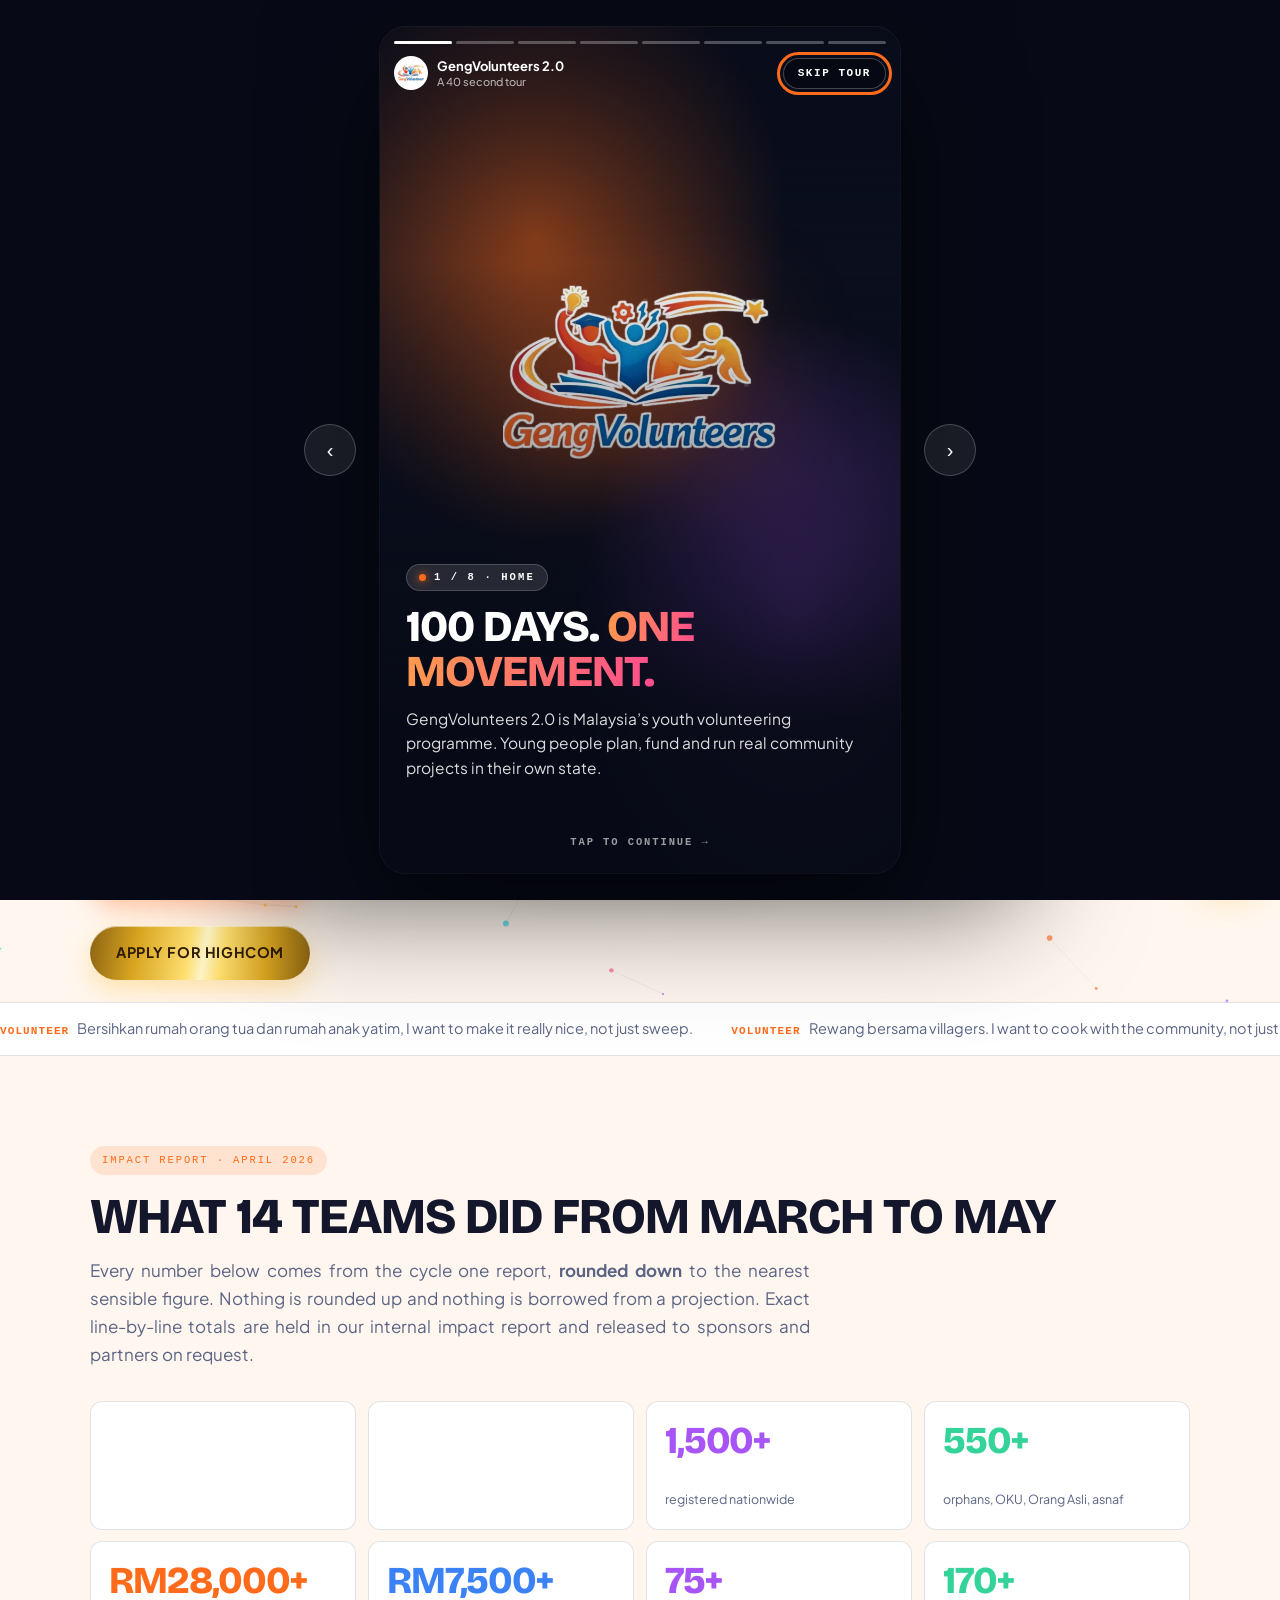
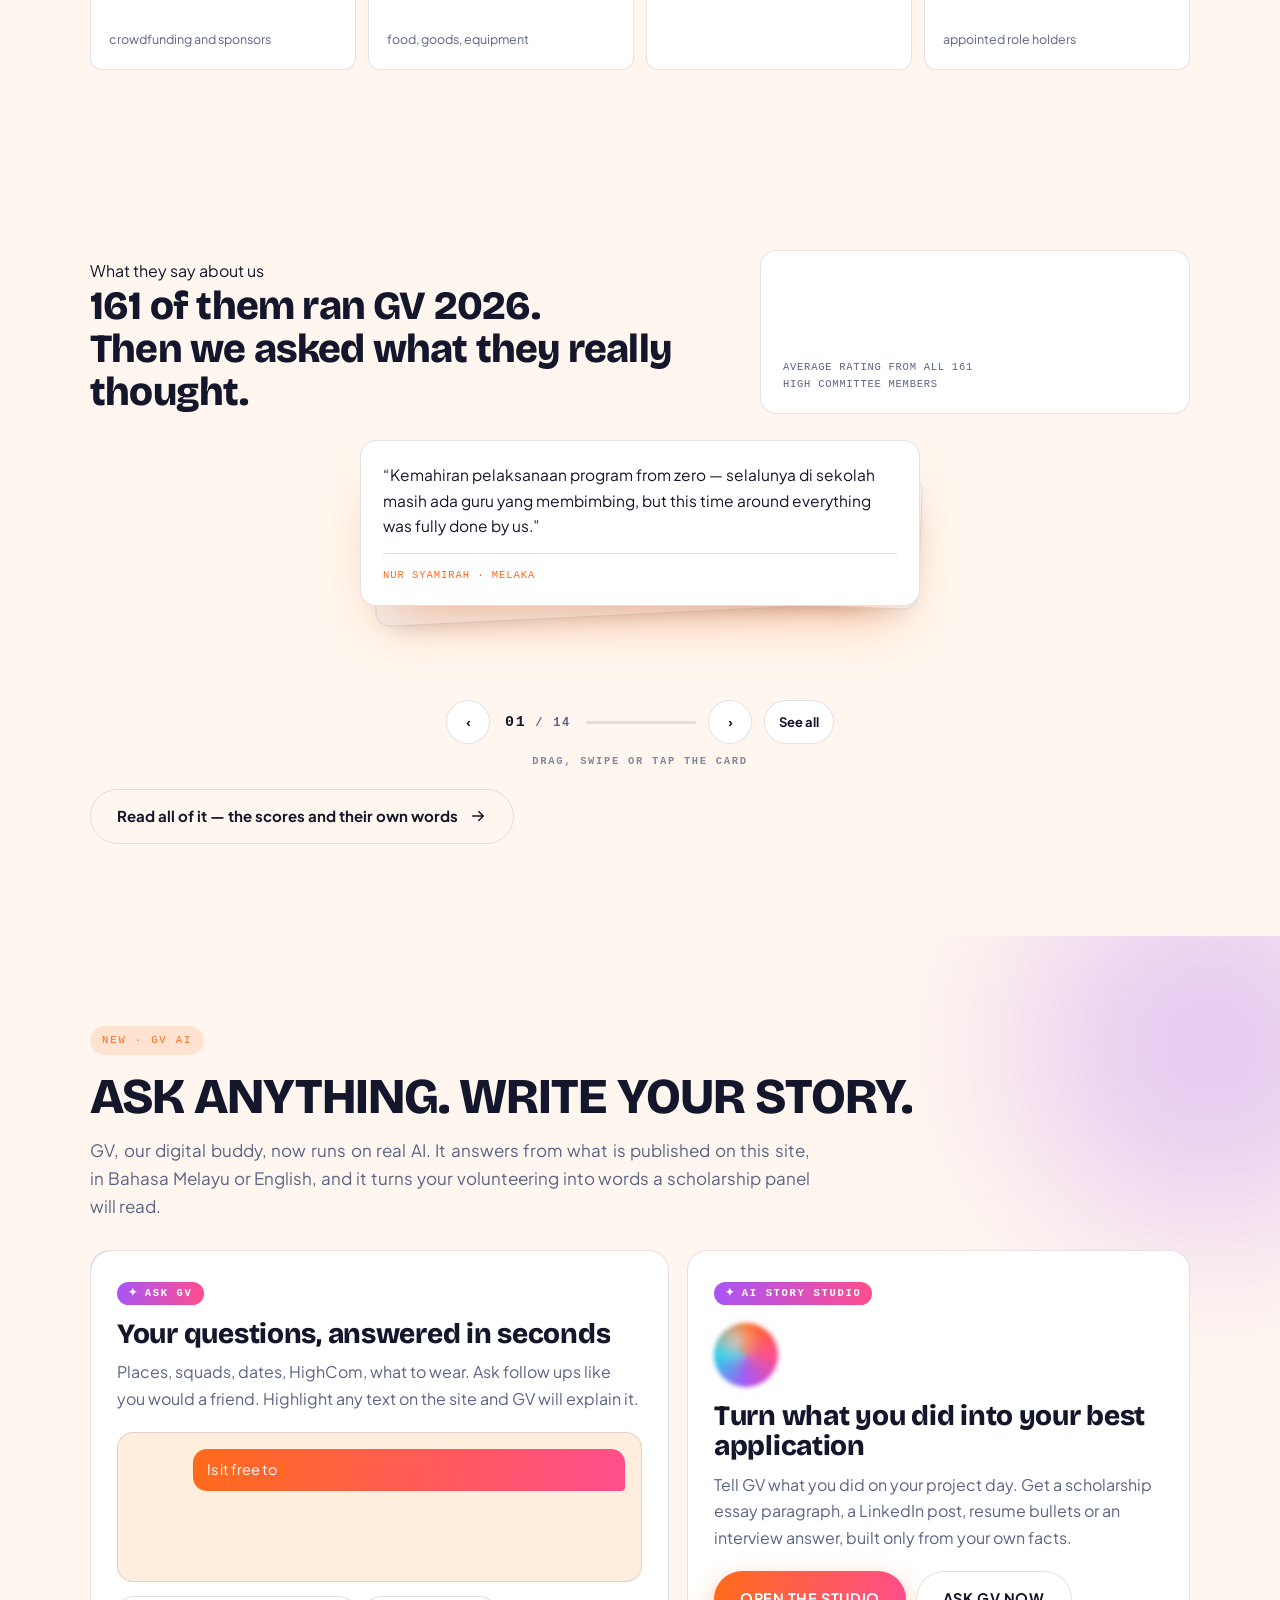
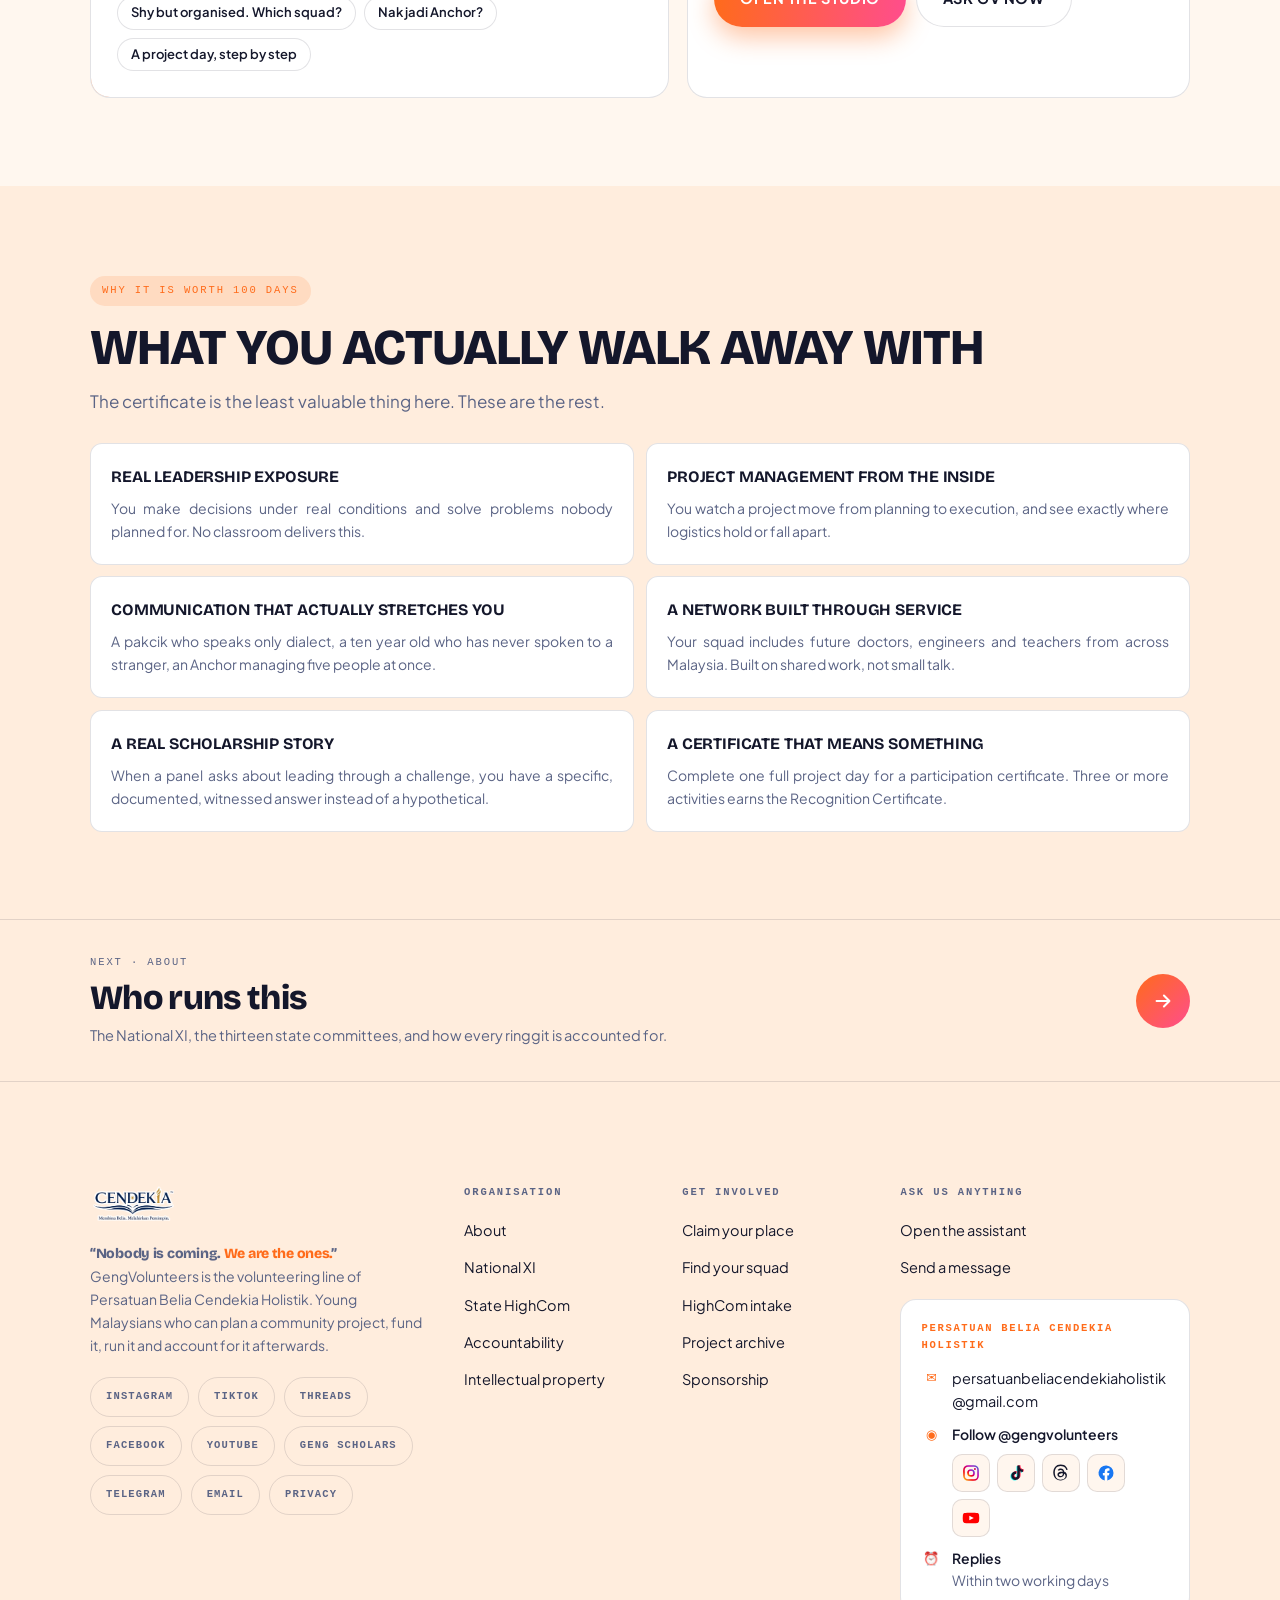
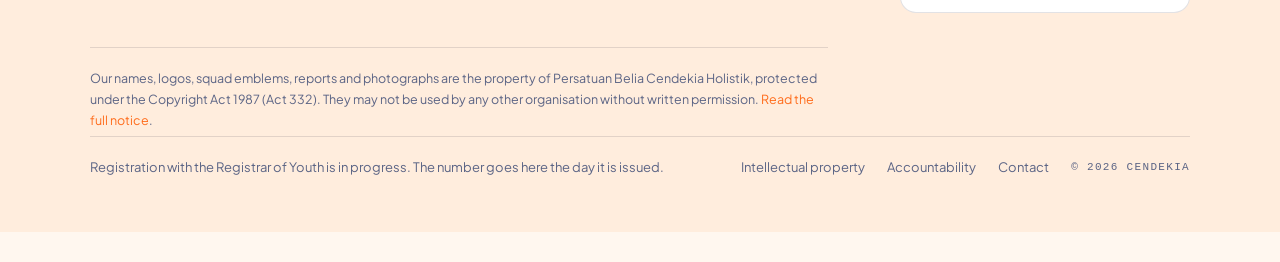
<file: index.html>
<!DOCTYPE html>
<html lang="en" data-theme="dark">
<head>
<script id="gv-errtrap">
/* Surfaces any JS error on screen instead of failing silently. */
(function(){
  var shown=false;
  function show(msg,src,line,col){
    if(shown)return; shown=true;
    var d=document.createElement('div');
    d.setAttribute('style','position:fixed;left:0;right:0;bottom:0;z-index:99999;'+
      'background:#3B0A0A;color:#FFD9D9;font:12px/1.5 ui-monospace,Menlo,monospace;'+
      'padding:14px 16px;border-top:3px solid #FF5A5A;max-height:46vh;overflow:auto;'+
      '-webkit-overflow-scrolling:touch;white-space:pre-wrap;word-break:break-word');
    d.textContent='JS ERROR\n'+msg+'\nfile: '+(src||'?')+'\nline: '+(line||'?')+'  col: '+(col||'?');
    var put=function(){ (document.body||document.documentElement).appendChild(d) };
    if(document.body)put(); else document.addEventListener('DOMContentLoaded',put);
  }
  window.addEventListener('error',function(e){
    if(e.target&&e.target.tagName==='IMG'){return}
    if(!e.filename){return}   /* cross-origin script, nothing we can act on */
    if(e.message==='Script error.'&&!e.filename){return}
    show(e.message,e.filename,e.lineno,e.colno);
  },true);

  window.addEventListener('unhandledrejection',function(e){
    show('Unhandled promise: '+(e.reason&&e.reason.message||e.reason),'','','');
  });
})();
</script>
<meta charset="utf-8">
<meta name="viewport" content="width=device-width,initial-scale=1">
<title>GengVolunteers — Youth Volunteering in Malaysia for SPM Leavers</title>
<meta name="description" content="GengVolunteers 2.0 is Malaysia’s youth volunteering programme for SPM leavers. Join a state squad, run a real community project, and build a scholarship portfolio.">
<meta name="theme-color" content="#0B0F1E">
<meta property="og:title" content="GengVolunteers — Youth Volunteering in Malaysia for SPM Leavers">
<meta property="og:description" content="GengVolunteers 2.0 is Malaysia’s youth volunteering programme for SPM leavers. Join a state squad, run a real community project, and build a scholarship portfolio.">
<meta property="og:type" content="website">
<link rel="canonical" href="https://cendekiaholistikmy.github.io/gengvolunteers/">
<meta name="robots" content="index,follow,max-image-preview:large,max-snippet:-1">
<meta property="og:url" content="https://cendekiaholistikmy.github.io/gengvolunteers/">
<meta property="og:site_name" content="GengVolunteers">
<meta property="og:locale" content="en_MY">
<meta property="og:locale:alternate" content="ms_MY">
<meta property="og:image" content="https://cendekiaholistikmy.github.io/gengvolunteers/og-cover.png">
<meta property="og:image:width" content="1200">
<meta property="og:image:height" content="630">
<meta property="og:image:alt" content="GengVolunteers 2.0 — 100 days, one movement">
<meta name="twitter:card" content="summary_large_image">
<meta name="twitter:title" content="GengVolunteers — Youth Volunteering in Malaysia for SPM Leavers">
<meta name="twitter:description" content="GengVolunteers 2.0 is Malaysia’s youth volunteering programme for SPM leavers. Join a state squad, run a real community project, and build a scholarship portfolio.">
<meta name="twitter:image" content="https://cendekiaholistikmy.github.io/gengvolunteers/og-cover.png">
<script type="application/ld+json">
{
 "@context": "https://schema.org",
 "@graph": [
  {
   "@type": "NGO",
   "@id": "https://cendekiaholistikmy.github.io/gengvolunteers/#org",
   "name": "GengVolunteers",
   "alternateName": [
    "GengVolunteers 2.0",
    "GV",
    "Geng Volunteers"
   ],
   "url": "https://cendekiaholistikmy.github.io/gengvolunteers/",
   "logo": "https://cendekiaholistikmy.github.io/gengvolunteers/og-cover.png",
   "email": "persatuanbeliacendekiaholistik@gmail.com",
   "parentOrganization": {
    "@type": "NGO",
    "name": "Persatuan Belia Cendekia Holistik"
   },
   "areaServed": {
    "@type": "Country",
    "name": "Malaysia"
   },
   "description": "A Malaysian youth volunteering programme that puts SPM leavers in charge of real community projects.",
   "sameAs": [
    "https://instagram.com/gengvolunteers",
    "https://tiktok.com/@gengvolunteers",
    "https://threads.net/@gengvolunteers",
    "https://facebook.com/gengvolunteers",
    "https://youtube.com/@gengvolunteers",
    "https://instagram.com/gengscholars"
   ]
  },
  {
   "@type": "WebSite",
   "@id": "https://cendekiaholistikmy.github.io/gengvolunteers/#site",
   "url": "https://cendekiaholistikmy.github.io/gengvolunteers/",
   "name": "GengVolunteers",
   "inLanguage": "en-MY",
   "publisher": {
    "@id": "https://cendekiaholistikmy.github.io/gengvolunteers/#org"
   }
  },
  {
   "@type": "WebPage",
   "@id": "https://cendekiaholistikmy.github.io/gengvolunteers/#page",
   "url": "https://cendekiaholistikmy.github.io/gengvolunteers/",
   "name": "GengVolunteers — Youth Volunteering in Malaysia for SPM Leavers",
   "description": "GengVolunteers 2.0 is Malaysia’s youth volunteering programme for SPM leavers. Join a state squad, run a real community project, and build a scholarship portfolio.",
   "isPartOf": {
    "@id": "https://cendekiaholistikmy.github.io/gengvolunteers/#site"
   },
   "about": {
    "@id": "https://cendekiaholistikmy.github.io/gengvolunteers/#org"
   },
   "inLanguage": "en-MY"
  }
 ]
}
</script>
<link rel="preconnect" href="https://fonts.googleapis.com">
<link rel="preconnect" href="https://fonts.gstatic.com" crossorigin>
<link href="https://fonts.googleapis.com/css2?family=Bricolage+Grotesque:opsz,wght@12..96,400;12..96,700;12..96,800&family=IBM+Plex+Mono:wght@400;500;600&family=Plus+Jakarta+Sans:wght@400;500;600;700;800&display=swap" rel="stylesheet">
<link rel="stylesheet" href="gv.css">
<link rel="stylesheet" href="gv-plus.css">
<link rel="stylesheet" href="gv-motion.css">
</head>
<body>

<div id="gate" role="dialog" aria-modal="true" aria-labelledby="gateH">
  <div class="gblob"></div>
  <div class="gcard">
    <div class="ghd">
      <img id="gateLogo" alt="GengVolunteers">
      <span class="eye">BEFORE YOU ENTER</span>
      <h2 id="gateH">READ THIS FIRST</h2>
    </div>

    <div class="gbody">
      <div class="gsec gwarn">
        <h3>Our name, our marks, our work</h3>
        <p>The <strong>GengVolunteers</strong> and <strong>Geng Scholars</strong> names and logos, every state squad emblem, all High Committee artwork, and every project report, photograph and figure on this site are the property of <strong>Persatuan Belia Cendekia Holistik</strong>.</p>
        <p>They may not be copied, reproduced, edited, re-uploaded, sold, or used to represent any other organisation, campaign, fundraiser or event without <strong>formal written consent</strong>. Fundraising or soliciting donations in our name without that consent is a misuse of our identity.</p>
        <span class="big">SEBARANG PENYALAHGUNAAN HARTA INTELEK KAMI AKAN DIAMBIL TINDAKAN · PELAKU AKAN DIHUKUM</span>
      </div>

      <div class="gsec">
        <h3>Amaran (Bahasa Malaysia)</h3>
        <p>Semua nama, logo, lambang skuad, laporan projek dan gambar di laman ini adalah hak milik Persatuan Belia Cendekia Holistik. Penggunaan tanpa kebenaran bertulis rasmi adalah dilarang sama sekali, termasuk penyalinan, pengubahsuaian, penyiaran semula, atau penggunaan bagi mewakili mana-mana pihak, kutipan dana atau program lain.</p>
      </div>

      <div class="gsec">
        <h3>Children and beneficiaries are protected</h3>
        <p>Faces of children and beneficiaries are masked or withheld throughout this site, in line with <strong>Akta Kanak-Kanak 2001</strong>. Volunteer contact details, emergency numbers, medical records, signatures and financial receipts are held in our internal records and are <strong>never published here</strong>. Do not attempt to identify, contact or photograph any person shown on this site.</p>
      </div>

      <div class="gsec">
        <h3>About the figures</h3>
        <p>Impact numbers on this site are <strong>rounded down</strong> to the nearest sensible figure. Exact line-by-line totals sit in the internal National Impact Report and are released to sponsors and partners on request, not published openly.</p>
      </div>

      <div class="gsec">
        <h3>Your data</h3>
        <p>If you register, the details you submit go to our organiser spreadsheet and are used only to place you in a squad and contact you about this programme. Under-18 applicants need a guardian's consent. Nothing is sold, and nothing is shared beyond the committee and the platforms named in the registration form.</p>
      </div>
    </div>

    <div class="gft">
      <label class="gchk" for="gateChk">
        <input type="checkbox" id="gateChk">
        <span>I have read and understood the above, and I agree not to use any material from this site without written consent.</span>
      </label>
      <a class="btn btn-o" id="gateGo" href="#">I UNDERSTAND · ENTER THE SITE</a>
      <p class="gnote">Persatuan Belia Cendekia Holistik &middot; GengVolunteers 2.0</p>
    </div>
  </div>
</div>

<div id="intro">
  <div class="burst"></div><div class="ring"></div>
  <div class="stage">
    <img id="introLogo" alt="GengVolunteers">
    <div class="zb"><i></i><i></i><i></i><i></i></div>
    <div class="wm">GENGVOLUNTEERS 2.0</div>
    <div class="tl">100 DAYS · 100 PLACES · ONE MOVEMENT</div>
  </div>
  <button id="skip">SKIP</button>
</div>

<div class="strip" id="strip">LOADING</div>
<div class="annbar" id="announce" style="display:none" role="status"></div>

<div class="topstack">

<div id="bar">
  <div class="bar-in">
    
    <div class="xp">
      <span class="lvl">RANK <b id="lvlName">ROOKIE</b></span>
      <span class="track"><i id="xpFill"></i></span>
      <span class="lvl" id="xpNum">0 XP</span>
    </div>
    <span class="vpill" id="visPill" hidden><i></i><b id="visBar">0</b><span>WATCHING</span></span>
    <button class="iconbtn" id="theme" aria-label="Switch between day and night mode">☾</button>
    
  </div>
</div>

<nav class="sitenav" id="sitenav" aria-label="Main">
  <div class="nav-in">
    <a class="nav-brand" href="index.html"><img id="navLogo" alt="GengVolunteers"><span>GengVolunteers<b>2.0</b></span></a>
    <button class="nav-toggle" id="navToggle" aria-expanded="false" aria-controls="navList" aria-label="Menu"><i></i><i></i><i></i></button>
    <ul class="nav-list" id="navList">
      <li class="nav-item"><a class="nav-link" aria-current="page" href="index.html">Home</a></li>
      <li class="nav-item has-kids">
        <a class="nav-link" href="about.html">About<i class="caret" aria-hidden="true"></i></a>
        <button class="nav-open" aria-expanded="false" aria-label="Open the About menu"></button>
        <ul class="nav-sub">
          <li><a href="about.html#leaders">Who we are</a></li>
          <li><a href="about.html#leaders">National XI</a></li>
          <li><a href="about.html#quicksnaps">State High Committee</a></li>
          <li><a href="about.html#trust">Accountability</a></li>
          <li><a href="about.html#rights">Intellectual property</a></li>
        </ul>
      </li>
      <li class="nav-item has-kids">
        <a class="nav-link" href="projects.html">Projects<i class="caret" aria-hidden="true"></i></a>
        <button class="nav-open" aria-expanded="false" aria-label="Open the Projects menu"></button>
        <ul class="nav-sub">
          <li><a href="projects.html#map">The squad map</a></li>
          <li><a href="projects.html#archive">Project archive</a></li>
          <li><a href="projects.html#demand">What volunteers asked for</a></li>
          <li><a href="projects.html#day">Run of show</a></li>
        </ul>
      </li>
      <li class="nav-item"><a class="nav-link" href="voices.html">Voices</a></li>
      <li class="nav-item has-kids">
        <a class="nav-link" href="volunteer.html">Volunteer<i class="caret" aria-hidden="true"></i></a>
        <button class="nav-open" aria-expanded="false" aria-label="Open the Volunteer menu"></button>
        <ul class="nav-sub">
          <li><a href="volunteer.html#join">Claim your place</a></li>
          <li><a href="volunteer.html#quiz">Find your squad</a></li>
          <li><a href="volunteer.html#squads">The four squads</a></li>
          <li><a href="volunteer.html#pledge">The dignity pledge</a></li>
          <li><a href="volunteer.html#faq">Before you ask</a></li>
          <li><a href="volunteer.html#ai">AI Story Studio ✦</a></li>
        </ul>
      </li>
      <li class="nav-item"><a class="nav-link" href="highcom.html">HighCom</a></li>
      <li class="nav-item has-kids">
        <a class="nav-link" href="contact.html">Contact<i class="caret" aria-hidden="true"></i></a>
        <button class="nav-open" aria-expanded="false" aria-label="Open the Contact menu"></button>
        <ul class="nav-sub">
          <li><a href="contact.html#social">Follow the work</a></li>
          <li><a href="contact.html#feed">From the field</a></li>
          <li><a href="contact.html#sponsor">For sponsors</a></li>
        </ul>
      </li>
    </ul>
    <div class="nav-side">
      <span class="nav-pill" id="navPill"><i></i><b id="navPillNum">&hellip;</b><span>familia</span></span>
      <a class="nav-cta" href="volunteer.html#join">Register</a>
    </div>
  </div>
</nav>

</div>

<header class="hero">
  <div class="blob" style="width:420px;height:420px;background:var(--o);top:-140px;left:-100px"></div>
  <div class="blob" style="width:380px;height:380px;background:var(--vio);top:40px;right:-120px;animation-delay:-8s"></div>
  <div class="wrap hgrid">
    <div>
      <img class="mark" id="heroLogo" alt="GengVolunteers logo">
      <h1>OPEN TO<br>EVERYONE.<br><em>ONE MOVEMENT.</em></h1>
      <p class="sub">GengVolunteers 2.0 opens on 24 August 2026. You do not need to be an SPM leaver, a student, or anything in particular &mdash; you need to want to show up. The 500 project places are taken. <strong>GV Familia is still open, and it is how you get the next call first.</strong></p>
      <div class="pills">
        <span class="pill">OPENS <b>24 AUG 2026</b></span>
        <span class="pill">CLOSES <b>WHEN FULL</b></span>
        <span class="pill"><b id="pillCap">0</b> IN GV FAMILIA</span>
        <span class="pill">OPEN TO <b>EVERYONE</b></span>
      </div>
      <div class="btnrow">
        <a class="btn btn-o" href="volunteer.html#join">JOIN GV FAMILIA 2026</a>
        <a class="btn btn-g" href="volunteer.html#quiz">FIND YOUR SQUAD</a>
<style>
.btn-gold{position:relative;overflow:hidden;color:#2E1D00;
  background:linear-gradient(100deg,#8A6212,#D9A520 22%,#FFE071 45%,#FFF6C8 52%,#FFE071 60%,#D9A520 80%,#8A6212);
  box-shadow:0 10px 26px rgba(255,186,40,.34),inset 0 1px 0 rgba(255,255,255,.55)}
.btn-gold::after{content:"";position:absolute;top:0;bottom:0;width:38%;left:-45%;
  background:linear-gradient(100deg,transparent,rgba(255,255,255,.72),transparent);
  transform:skewX(-18deg);animation:gvshine 3.4s ease-in-out infinite}
@keyframes gvshine{0%{left:-45%}55%,100%{left:118%}}
.btn-gold span{position:relative}
.gvgold{flex:0 0 100%;margin:18px 0 22px}
@media(prefers-reduced-motion:reduce){.btn-gold::after{animation:none;opacity:0}}
</style>
<div class="gvgold"><a class="btn btn-gold" href="highcom.html"><span>APPLY FOR HIGHCOM</span></a></div>
      </div>
    </div>
    <div class="dial">
      <div class="hd"><span id="dayLabel">THE 100 DAYS</span><span id="dayPct">0%</span></div>
      <div class="big"><span id="dayNum">0</span></div>
      <div class="hd"><span id="daySub"></span></div>
      <div class="bar100"><i id="dayBar"></i></div>
      <div class="hd" style="margin-top:22px"><span>GV FAMILIA 2026</span><span id="capPct">0%</span></div>
      <div class="big" style="font-size:clamp(32px,7vw,46px)"><span id="capLeft">0</span> <span class="famw">STRONG</span></div>
      <div class="slots" id="slots" aria-hidden="true"></div>
      <div class="famline" id="famline"></div>
      <div class="hot" id="hot"><i></i><span id="hotTxt"></span></div>
    </div>
  </div>
</header>

<div class="mq"><div class="mq-in" id="mq"></div></div>

<section id="record">
  <div class="wrap">
    <span class="eye rv">IMPACT REPORT · APRIL 2026</span>
    <h2 class="dh rv">WHAT 14 TEAMS DID FROM MARCH TO MAY</h2>
    <p class="lede rv">Every number below comes from the cycle one report, <strong>rounded down</strong> to the nearest sensible figure. Nothing is rounded up and nothing is borrowed from a projection. Exact line-by-line totals are held in our internal impact report and released to sponsors and partners on request.</p>
    <div class="recg" id="recg"></div>
  </div>
</section>


<section id="says" class="hvsays">
  <div class="wrap">
    <div class="hvtop">
      <div>
        <p class="eyebrow"><i></i>What they say about us</p>
        <h2>161 of them ran GV 2026.<br>Then we asked what they really thought.</h2>
      </div>
      <div class="hvscore">
        <span class="ivstars" style="--sz:18px" role="img" aria-label="9.01 out of 10"><span class="ivrow trk"><svg viewBox="0 0 24 24" aria-hidden="true"><path d="M12 1.8l3.1 6.5 7.1 1-5.2 5 1.3 7L12 18l-6.3 3.3 1.3-7-5.2-5 7.1-1z"/></svg><svg viewBox="0 0 24 24" aria-hidden="true"><path d="M12 1.8l3.1 6.5 7.1 1-5.2 5 1.3 7L12 18l-6.3 3.3 1.3-7-5.2-5 7.1-1z"/></svg><svg viewBox="0 0 24 24" aria-hidden="true"><path d="M12 1.8l3.1 6.5 7.1 1-5.2 5 1.3 7L12 18l-6.3 3.3 1.3-7-5.2-5 7.1-1z"/></svg><svg viewBox="0 0 24 24" aria-hidden="true"><path d="M12 1.8l3.1 6.5 7.1 1-5.2 5 1.3 7L12 18l-6.3 3.3 1.3-7-5.2-5 7.1-1z"/></svg><svg viewBox="0 0 24 24" aria-hidden="true"><path d="M12 1.8l3.1 6.5 7.1 1-5.2 5 1.3 7L12 18l-6.3 3.3 1.3-7-5.2-5 7.1-1z"/></svg><svg viewBox="0 0 24 24" aria-hidden="true"><path d="M12 1.8l3.1 6.5 7.1 1-5.2 5 1.3 7L12 18l-6.3 3.3 1.3-7-5.2-5 7.1-1z"/></svg><svg viewBox="0 0 24 24" aria-hidden="true"><path d="M12 1.8l3.1 6.5 7.1 1-5.2 5 1.3 7L12 18l-6.3 3.3 1.3-7-5.2-5 7.1-1z"/></svg><svg viewBox="0 0 24 24" aria-hidden="true"><path d="M12 1.8l3.1 6.5 7.1 1-5.2 5 1.3 7L12 18l-6.3 3.3 1.3-7-5.2-5 7.1-1z"/></svg><svg viewBox="0 0 24 24" aria-hidden="true"><path d="M12 1.8l3.1 6.5 7.1 1-5.2 5 1.3 7L12 18l-6.3 3.3 1.3-7-5.2-5 7.1-1z"/></svg><svg viewBox="0 0 24 24" aria-hidden="true"><path d="M12 1.8l3.1 6.5 7.1 1-5.2 5 1.3 7L12 18l-6.3 3.3 1.3-7-5.2-5 7.1-1z"/></svg></span><span class="ivfill" style="width:90.10%"><span class="ivrow"><svg viewBox="0 0 24 24" aria-hidden="true"><path d="M12 1.8l3.1 6.5 7.1 1-5.2 5 1.3 7L12 18l-6.3 3.3 1.3-7-5.2-5 7.1-1z"/></svg><svg viewBox="0 0 24 24" aria-hidden="true"><path d="M12 1.8l3.1 6.5 7.1 1-5.2 5 1.3 7L12 18l-6.3 3.3 1.3-7-5.2-5 7.1-1z"/></svg><svg viewBox="0 0 24 24" aria-hidden="true"><path d="M12 1.8l3.1 6.5 7.1 1-5.2 5 1.3 7L12 18l-6.3 3.3 1.3-7-5.2-5 7.1-1z"/></svg><svg viewBox="0 0 24 24" aria-hidden="true"><path d="M12 1.8l3.1 6.5 7.1 1-5.2 5 1.3 7L12 18l-6.3 3.3 1.3-7-5.2-5 7.1-1z"/></svg><svg viewBox="0 0 24 24" aria-hidden="true"><path d="M12 1.8l3.1 6.5 7.1 1-5.2 5 1.3 7L12 18l-6.3 3.3 1.3-7-5.2-5 7.1-1z"/></svg><svg viewBox="0 0 24 24" aria-hidden="true"><path d="M12 1.8l3.1 6.5 7.1 1-5.2 5 1.3 7L12 18l-6.3 3.3 1.3-7-5.2-5 7.1-1z"/></svg><svg viewBox="0 0 24 24" aria-hidden="true"><path d="M12 1.8l3.1 6.5 7.1 1-5.2 5 1.3 7L12 18l-6.3 3.3 1.3-7-5.2-5 7.1-1z"/></svg><svg viewBox="0 0 24 24" aria-hidden="true"><path d="M12 1.8l3.1 6.5 7.1 1-5.2 5 1.3 7L12 18l-6.3 3.3 1.3-7-5.2-5 7.1-1z"/></svg><svg viewBox="0 0 24 24" aria-hidden="true"><path d="M12 1.8l3.1 6.5 7.1 1-5.2 5 1.3 7L12 18l-6.3 3.3 1.3-7-5.2-5 7.1-1z"/></svg><svg viewBox="0 0 24 24" aria-hidden="true"><path d="M12 1.8l3.1 6.5 7.1 1-5.2 5 1.3 7L12 18l-6.3 3.3 1.3-7-5.2-5 7.1-1z"/></svg></span></span></span>
        <div class="hvnum">9.01<s>/10</s></div>
        <p class="hvsub">Average rating from all 161<br>High Committee members</p>
      </div>
    </div>
    <div class="hvqs"><figure class="hvq"><blockquote>&ldquo;Kemahiran pelaksanaan program from zero &mdash; selalunya di sekolah masih ada guru yang membimbing, but this time around everything was fully done by us.&rdquo;</blockquote><figcaption>Nur Syamirah &middot; Melaka</figcaption></figure><figure class="hvq"><blockquote>&ldquo;Menjadi ahli GV membuka mata saya bahawa kita sebenarnya mempunyai peranan yang penting dalam masyarakat.&rdquo;</blockquote><figcaption>Amal Sayyidah &middot; Johor</figcaption></figure><figure class="hvq"><blockquote>&ldquo;Mungkin bagi sesetengah orang ia hanyalah bookmark biasa, tetapi bagi mereka itu adalah satu pencapaian yang besar.&rdquo;</blockquote><figcaption>Awatif Hannani &middot; Negeri Sembilan</figcaption></figure></div>
    <a class="hvmore" href="voices.html">
      Read all of it &mdash; the scores and their own words
      <svg viewBox="0 0 24 24" aria-hidden="true"><path d="M5 12h14M13 6l6 6-6 6"/></svg>
    </a>
  </div>
</section>

<section id="gvai" class="gvp-meet">
  <div class="blob" style="width:380px;height:380px;background:var(--vio);top:-80px;right:-120px"></div>
  <div class="wrap" style="position:relative;z-index:1">
    <span class="eye rv">NEW · GV AI</span>
    <h2 class="dh rv">ASK ANYTHING. WRITE YOUR STORY.</h2>
    <p class="lede rv">GV, our digital buddy, now runs on real AI. It answers from what is published on this site, in Bahasa Melayu or English, and it turns your volunteering into words a scholarship panel will read.</p>
    <div class="gvp-grid">
      <div class="gvp-card rv">
        <span class="gvp-glow" aria-hidden="true"></span>
        <span class="gvp-aitag">Ask GV</span>
        <h3>Your questions, answered in seconds</h3>
        <p>Places, squads, dates, HighCom, what to wear. Ask follow ups like you would a friend. Highlight any text on the site and GV will explain it.</p>
        <div class="gvp-demo" id="gvpDemo" aria-hidden="true"></div>
        <div class="gvp-suggest">
          <button type="button" data-gvp-ask="Which squad suits someone who is shy but organised?">Shy but organised. Which squad?</button>
          <button type="button" data-gvp-ask="Macam mana nak jadi Architect atau Anchor?">Nak jadi Anchor?</button>
          <button type="button" data-gvp-ask="What happens on a project day, step by step?">A project day, step by step</button>
        </div>
      </div>
      <div class="gvp-card rv">
        <span class="gvp-aitag">AI Story Studio</span>
        <div class="gvp-orb" aria-hidden="true"><i></i><i></i></div>
        <h3>Turn what you did into your best application</h3>
        <p>Tell GV what you did on your project day. Get a scholarship essay paragraph, a LinkedIn post, resume bullets or an interview answer, built only from your own facts.</p>
        <div class="btnrow">
          <a class="btn btn-o" href="volunteer.html#ai">OPEN THE STUDIO</a>
          <a class="btn btn-g" href="#ask">ASK GV NOW</a>
        </div>
      </div>
    </div>
  </div>
</section>

<section id="gain" style="background:var(--bg2)">
  <div class="wrap">
    <span class="eye rv">WHY IT IS WORTH 100 DAYS</span>
    <h2 class="dh rv">WHAT YOU ACTUALLY WALK AWAY WITH</h2>
    <p class="lede rv">The certificate is the least valuable thing here. These are the rest.</p>
    <div class="tr rv" id="gainGrid"></div>
  </div>
</section>


<div class="pager">
  <a href="about.html">
    <span>
      <span class="lab">Next &middot; About</span>
      <span class="ttl">Who runs this</span>
      <span class="sub">The National XI, the thirteen state committees, and how every ringgit is accounted for.</span>
    </span>
    <span class="arw" aria-hidden="true"><svg viewBox="0 0 24 24"><path d="M5 12h14M13 6l6 6-6 6"/></svg></span>
  </a>
</div>



<footer>
  <div class="wrap">
    <div class="ftgrid">

      <div class="ftbrand">
        <img id="footLogo" alt="Cendekia">
        <p class="ftq">&ldquo;Nobody is coming. <i>We are the ones.</i>&rdquo;</p>
        <p>GengVolunteers is the volunteering line of <span id="entName"></span>.
        Young Malaysians who can plan a community project, fund it, run it and
        account for it afterwards.</p>
        <div class="ftsoc" id="fl"></div>
        <div class="vblk" id="visBox" style="display:none">
          <div class="live"><b><span class="vdot"></span><span id="visNum">&mdash;</span></b><small>TOTAL VISITS</small></div>
          <div><b id="visToday">&mdash;</b><small>TODAY</small></div>
        </div>
      </div>

      <div class="ftcol">
        <h4>Organisation</h4>
        <ul>
          <li><a href="about.html">About</a></li>
          <li><a href="about.html#leaders">National XI</a></li>
          <li><a href="about.html#quicksnaps">State HighCom</a></li>
          <li><a href="about.html#trust">Accountability</a></li>
          <li><a href="about.html#rights">Intellectual property</a></li>
        </ul>
      </div>

      <div class="ftcol">
        <h4>Get involved</h4>
        <ul>
          <li><a href="volunteer.html#join">Claim your place</a></li>
          <li><a href="volunteer.html#quiz">Find your squad</a></li>
          <li><a href="highcom.html">HighCom intake</a></li>
          <li><a href="projects.html#archive">Project archive</a></li>
          <li><a href="contact.html#sponsor">Sponsorship</a></li>
        </ul>
      </div>

      <div class="ftcol ftstay">
        <h4>Ask us anything</h4>
        <ul>
          <li><a href="#ask" data-ask="">Open the assistant</a></li>
          <li><a href="contact.html">Send a message</a></li>
        </ul>
        <div class="ftcard">
          <h5>Persatuan Belia Cendekia Holistik</h5>
          <div class="row"><span class="ic">&#9993;</span>
            <span><a href="mailto:persatuanbeliacendekiaholistik@gmail.com">persatuanbeliacendekiaholistik@gmail.com</a></span></div>
          <div class="row srow">
            <span class="ic">&#9673;</span>
            <span class="sfl">
              <b>Follow @gengvolunteers</b>
              <span class="sgrid sm">
            <a class="sbtn sm s-instagram" href="https://instagram.com/gengvolunteers" target="_blank"
               rel="noopener noreferrer" aria-label="Instagram &mdash; @gengvolunteers">
              <svg viewBox="0 0 24 24" aria-hidden="true" focusable="false">
<defs><linearGradient id="gvIg" x1="0%" y1="100%" x2="100%" y2="0%">
<stop offset="0%" stop-color="#FFD521"/><stop offset="28%" stop-color="#F50000"/>
<stop offset="68%" stop-color="#B900B4"/><stop offset="100%" stop-color="#4C68D7"/>
</linearGradient></defs>
<rect x="2.6" y="2.6" width="18.8" height="18.8" rx="5.4" fill="none"
 stroke="url(#gvIg)" stroke-width="2.1"/>
<circle cx="12" cy="12" r="4.1" fill="none" stroke="url(#gvIg)" stroke-width="2.1"/>
<circle cx="17.3" cy="6.7" r="1.35" fill="url(#gvIg)"/></svg></a>
            <a class="sbtn sm s-tiktok" href="https://tiktok.com/@gengvolunteers" target="_blank"
               rel="noopener noreferrer" aria-label="TikTok &mdash; @gengvolunteers">
              <svg viewBox="0 0 24 24" aria-hidden="true" focusable="false">
<path d="M16.9 2h-3.2v13.6a2.4 2.4 0 1 1-2.4-2.4c.23 0 .45.03.66.1V9.9a5.9 5.9 0 0 0-.66-.04
 A5.68 5.68 0 1 0 17 15.6V9.3a7.25 7.25 0 0 0 4.2 1.35V7.4A4.24 4.24 0 0 1 16.9 3.2z"
 fill="#25F4EE" transform="translate(-1.1,.9)"/>
<path d="M16.9 2h-3.2v13.6a2.4 2.4 0 1 1-2.4-2.4c.23 0 .45.03.66.1V9.9a5.9 5.9 0 0 0-.66-.04
 A5.68 5.68 0 1 0 17 15.6V9.3a7.25 7.25 0 0 0 4.2 1.35V7.4A4.24 4.24 0 0 1 16.9 3.2z"
 fill="#FE2C55" transform="translate(1.1,-.5)"/>
<path d="M16.9 2h-3.2v13.6a2.4 2.4 0 1 1-2.4-2.4c.23 0 .45.03.66.1V9.9a5.9 5.9 0 0 0-.66-.04
 A5.68 5.68 0 1 0 17 15.6V9.3a7.25 7.25 0 0 0 4.2 1.35V7.4A4.24 4.24 0 0 1 16.9 3.2z"
 class="tkfg"/></svg></a>
            <a class="sbtn sm s-threads" href="https://threads.net/@gengvolunteers" target="_blank"
               rel="noopener noreferrer" aria-label="Threads &mdash; @gengvolunteers">
              <svg viewBox="0 0 24 24" aria-hidden="true" focusable="false">
<path class="thfg" d="M16.7 11.1a7.6 7.6 0 0 0-.29-.13c-.17-3.16-1.9-4.97-4.79-4.99h-.04
 c-1.73 0-3.17.74-4.05 2.08l1.59 1.09c.66-1 1.7-1.22 2.46-1.22h.03c.94 0 1.65.27 2.1.81
 .34.39.56.93.67 1.6a12.1 12.1 0 0 0-2.72-.13c-2.74.16-4.5 1.75-4.39 3.97.06 1.13.62 2.1
 1.58 2.72.81.54 1.86.8 2.95.74 1.44-.08 2.57-.63 3.36-1.63.6-.76.98-1.74 1.14-2.98
 .69.41 1.2.96 1.48 1.61.48 1.11.51 2.94-.98 4.42-1.3 1.3-2.87 1.87-5.25 1.89-2.63-.02-4.63-.87-5.93-2.51
 C4.4 15.92 3.77 13.86 3.75 11.27c.02-2.59.65-4.65 1.87-6.13C6.92 3.5 8.92 2.65 11.55 2.63
 c2.65.02 4.68.86 6.02 2.51.66.8 1.16 1.82 1.49 3l1.87-.5c-.4-1.45-1.03-2.71-1.88-3.74
 C17.36 1.78 14.8.69 11.57.67h-.01C8.35.69 5.81 1.78 4.07 3.93 2.52 5.84 1.72 8.5 1.69 11.26v.02
 c.03 2.77.83 5.42 2.38 7.34 1.74 2.15 4.28 3.25 7.48 3.27h.01c2.85-.02 4.86-.77 6.52-2.42
 2.17-2.16 2.1-4.88 1.39-6.55-.51-1.2-1.48-2.17-2.77-2.89zm-4.88 4.88c-1.21.07-2.46-.48-2.52-1.6
 -.05-.83.59-1.76 2.6-1.88.23-.01.45-.02.67-.02.73 0 1.41.07 2.03.2-.23 2.9-1.6 3.24-2.78 3.3z"/>
</svg></a>
            <a class="sbtn sm s-facebook" href="https://facebook.com/gengvolunteers" target="_blank"
               rel="noopener noreferrer" aria-label="Facebook &mdash; gengvolunteers">
              <svg viewBox="0 0 24 24" aria-hidden="true" focusable="false">
<path fill="#1877F2" d="M22 12a10 10 0 1 0-11.56 9.88v-6.99H7.9V12h2.54V9.8c0-2.51 1.49-3.9
 3.78-3.9 1.09 0 2.24.2 2.24.2v2.46h-1.26c-1.24 0-1.63.77-1.63 1.56V12h2.78l-.45 2.89h-2.33v6.99
 A10 10 0 0 0 22 12z"/>
<path fill="#fff" d="M15.9 14.89 16.35 12h-2.78v-1.88c0-.79.39-1.56 1.63-1.56h1.26V6.1s-1.15-.2-2.24-.2
 c-2.29 0-3.78 1.39-3.78 3.9V12H7.9v2.89h2.54v6.99a10.1 10.1 0 0 0 3.13 0v-6.99z"/></svg></a>
            <a class="sbtn sm s-youtube" href="https://youtube.com/@gengvolunteers" target="_blank"
               rel="noopener noreferrer" aria-label="YouTube &mdash; @gengvolunteers">
              <svg viewBox="0 0 24 24" aria-hidden="true" focusable="false">
<path fill="#FF0000" d="M23 12s0-3.2-.41-4.74a2.51 2.51 0 0 0-1.77-1.77C19.22 5.08 12 5.08 12 5.08
 s-7.22 0-8.82.41a2.51 2.51 0 0 0-1.77 1.77C1 8.8 1 12 1 12s0 3.2.41 4.74a2.51 2.51 0 0 0 1.77 1.77
 c1.6.41 8.82.41 8.82.41s7.22 0 8.82-.41a2.51 2.51 0 0 0 1.77-1.77C23 15.2 23 12 23 12z"/>
<path fill="#fff" d="M9.75 15.02 15.77 12 9.75 8.98z"/></svg></a>
              </span>
            </span>
          </div>
          <div class="row"><span class="ic">&#9200;</span>
            <span><b>Replies</b><br>Within two working days</span></div>
        </div>
      </div>

    </div>

    <p class="ftip">Our names, logos, squad emblems, reports and photographs are
    the property of Persatuan Belia Cendekia Holistik, protected under the
    Copyright Act 1987 (Act 332). They may not be used by any other organisation
    without written permission.
    <a href="about.html#rights">Read the full notice</a>.</p>

    <div class="ftbase">
      <span id="regLine"></span>
      <nav>
        <a href="about.html#rights">Intellectual property</a>
        <a href="about.html#trust">Accountability</a>
        <a href="contact.html">Contact</a>
      </nav>
      <span id="yr"></span>
    </div>
  </div>
</footer>

<div id="dos" role="dialog" aria-modal="true" aria-labelledby="dosCode">
  <div class="veil"></div>
  <div class="panel">
    <div class="dosx">
      <span class="code" id="dosCode"></span>
      <button id="dosClose" type="button" aria-label="Close dossier">&#10005;</button>
    </div>
    <div class="dosin" id="dosBody"></div>
  </div>
</div>

<div id="sheet" role="dialog" aria-modal="true" aria-labelledby="shName">
  <div class="veil" data-shut="1"></div>
  <div class="card">
    <div class="grab"></div>
    <button class="x" id="shX" aria-label="Close">✕</button>
    <div class="shhead">
      <span class="badge" id="shBadge"></span>
      <span>
        <h3 id="shName"></h3>
        <span class="zchip" id="shZone"></span>
      </span>
    </div>
    <div id="shBody"></div>
    <div class="shbtns" id="shBtns"></div>
    <div class="shnav">
      <button id="shPrev">‹ Previous squad</button>
      <button id="shNext">Next squad ›</button>
    </div>
  </div>
</div>

<div id="lb" role="dialog" aria-modal="true" aria-label="Committee poster">
  <button id="lbClose" aria-label="Close">✕</button>
  <figure>
    <img id="lbImg" alt="">
    <figcaption><span id="lbCap"></span><span id="lbCount"></span></figcaption>
  </figure>
</div>
<div id="toast"><span id="toastTxt"></span><span class="xpp" id="toastXp"></span></div>
<iframe name="sink" id="sink" style="display:none" title="submission target"></iframe>

<script src="site-config.js"></script>
<script src="gv.js"></script>
<script src="gv-plus.js"></script>
<script src="gv-motion.js"></script>
</body>
</html>
</file>
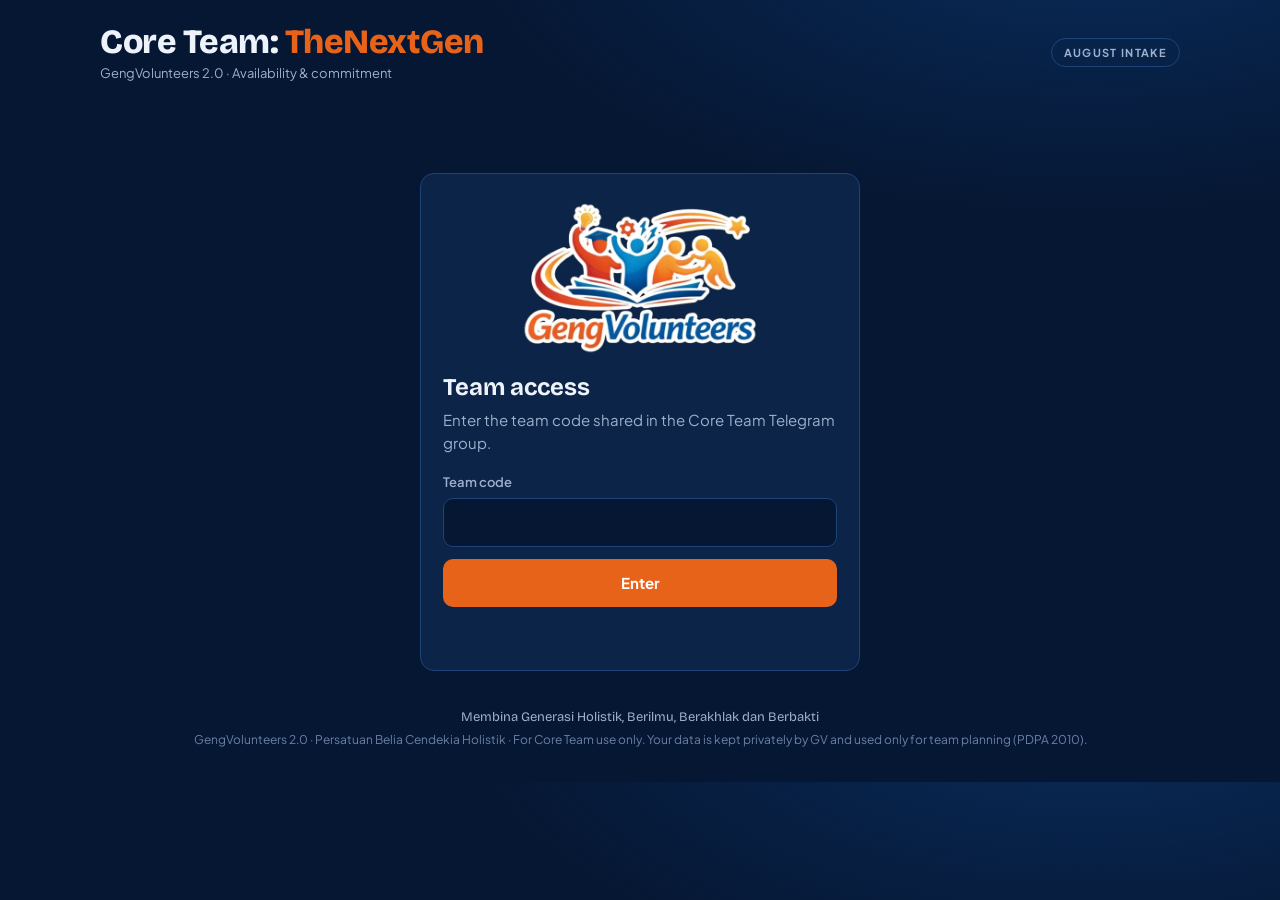
<file: nextgen/index.html>
<!doctype html>
<html lang="en">
<head>
<meta charset="utf-8">
<meta name="viewport" content="width=device-width,initial-scale=1,viewport-fit=cover">
<meta name="robots" content="noindex,nofollow">
<meta name="theme-color" content="#061733">
<title>GV Core Team: TheNextGen</title>
<link rel="preconnect" href="https://fonts.googleapis.com">
<link rel="preconnect" href="https://fonts.gstatic.com" crossorigin>
<link rel="stylesheet" href="https://fonts.googleapis.com/css2?family=Bricolage+Grotesque:opsz,wght@12..96,600;12..96,800&family=Plus+Jakarta+Sans:wght@400;500;600;700&family=JetBrains+Mono:wght@500;700&display=swap">
<style>
/* Layout: one column of numbered steps on phones, two columns on wide screens.
   GV dark look: deep navy ground, orange used only for action and "free" state. */
:root{
  --bg:#061733; --panel:#0B2448; --panel-2:#0F2E5A; --line:#1E4378;
  --navy:#0B3C7A; --orange:#E8631A; --orange-soft:rgba(232,99,26,.16);
  --fg:#EEF3FB; --muted:#9DB0CC; --dim:#6A82A6;
  --ok:#3BB273; --ok-soft:rgba(59,178,115,.16); --warn:#E6B13A; --warn-soft:rgba(230,177,58,.16);
  --bad:#E5484D; --bad-soft:rgba(229,72,77,.16);
  --display:"Bricolage Grotesque", "Segoe UI", system-ui, sans-serif;
  --body:"Plus Jakarta Sans", "Segoe UI", system-ui, -apple-system, sans-serif;
  --mono:"JetBrains Mono", ui-monospace, Menlo, Consolas, monospace;
  --r:14px;
  color-scheme:dark;
}
*{box-sizing:border-box}
html{-webkit-text-size-adjust:100%}
body{margin:0;background:var(--bg);color:var(--fg);font:15px/1.55 var(--body);
  padding:env(safe-area-inset-top,0) 16px calc(env(safe-area-inset-bottom,0) + 32px);
  background-image:radial-gradient(900px 420px at 85% -10%, rgba(11,60,122,.55), transparent 70%)}
.wrap{max-width:1080px;margin:0 auto}
h1,h2,h3{font-family:var(--display);line-height:1.15;margin:0;text-wrap:balance}
a{color:var(--orange)}
button,input,select,textarea{font:inherit;color:inherit}
:focus-visible{outline:2px solid var(--orange);outline-offset:2px}
[hidden]{display:none!important}

/* header */
.top{display:flex;align-items:center;gap:14px;padding-block:22px 18px;flex-wrap:wrap}
.logo{height:58px;width:auto;flex:none;display:block}
@media(max-width:420px){.logo{height:64px}}
body.locked .top .logo{display:none}
.gate-logo{display:block;width:min(240px,70%);height:auto;margin:0 auto 18px}
.top h1{font-size:clamp(22px,4.6vw,34px);font-weight:800;letter-spacing:-.5px}
.top h1 span{color:var(--orange)}
.top .sub{color:var(--muted);font-size:13px;margin-top:2px}
.intake{margin-left:auto;font:700 11px/1 var(--body);letter-spacing:.12em;text-transform:uppercase;
  border:1px solid var(--line);color:var(--muted);padding:8px 12px;border-radius:999px}

/* gate */
.gate{max-width:440px;margin:8vh auto 0;background:var(--panel);border:1px solid var(--line);border-radius:var(--r);padding:26px 22px}
.gate h2{font-size:24px;margin-bottom:6px}
.gate p{color:var(--muted);margin:0 0 18px}

/* tabs */
.tabs{display:flex;gap:6px;background:var(--panel);border:1px solid var(--line);border-radius:999px;padding:5px;
  position:sticky;top:env(safe-area-inset-top,0);z-index:5;margin-bottom:20px;overflow-x:auto}
.tabs button{flex:1 1 auto;border:0;background:none;padding:10px 10px;border-radius:999px;cursor:pointer;
  color:var(--muted);font-weight:600;font-size:14px;white-space:nowrap}
.tabs button[aria-selected="true"]{background:var(--orange);color:#fff}

/* steps */
.grid2{display:grid;gap:16px}
@media(max-width:420px){.tabs button{font-size:13px;padding:9px 6px}}
@media(min-width:900px){.grid2{grid-template-columns:1fr 1fr;align-items:start}}
.card{background:var(--panel);border:1px solid var(--line);border-radius:var(--r);padding:20px 18px;min-width:0}
.card h3{font-size:18px;display:flex;align-items:center;gap:10px;margin-bottom:4px}
.step{font:700 12px/1 var(--mono);color:var(--orange);border:1px solid var(--orange);border-radius:6px;padding:4px 6px}
.hint{color:var(--muted);font-size:13px;margin:0 0 14px}
.fields{display:grid;gap:12px}
@media(min-width:520px){.fields.two{grid-template-columns:1fr 1fr}}
label{display:grid;gap:6px;font-size:13px;font-weight:600;color:var(--muted)}
input,select,textarea{width:100%;background:var(--bg);border:1px solid var(--line);border-radius:10px;padding:11px 12px;
  font-size:16px;color:var(--fg);min-width:0}
textarea{min-height:92px;resize:vertical}
input::placeholder,textarea::placeholder{color:var(--dim)}
.req::after{content:" *";color:var(--orange)}

.btn{display:inline-flex;align-items:center;justify-content:center;gap:8px;border:0;border-radius:10px;padding:12px 18px;
  background:var(--orange);color:#fff;font-weight:700;cursor:pointer;font-size:15px}
.btn:disabled{opacity:.55;cursor:progress}
.btn.ghost{background:transparent;border:1px solid var(--line);color:var(--fg)}
.btn.block{width:100%}
.row{display:flex;gap:10px;flex-wrap:wrap;align-items:center}

/* upload */
.drop{display:grid;place-items:center;gap:6px;text-align:center;border:1.5px dashed var(--line);border-radius:12px;
  padding:22px 14px;cursor:pointer;background:var(--bg);color:var(--muted)}
.drop.over{border-color:var(--orange);background:var(--orange-soft)}
.drop strong{color:var(--fg)}
.drop input{display:none}
.filename{font:500 13px var(--mono);color:var(--fg);word-break:break-all}
.classes{display:grid;gap:6px;margin-top:12px;font-size:13px}
.classes .d{display:flex;gap:8px;align-items:baseline;flex-wrap:wrap}
.classes b{font:700 12px var(--mono);color:var(--orange);width:34px;flex:none}
.chip{background:var(--panel-2);border:1px solid var(--line);border-radius:6px;padding:2px 7px;font-family:var(--mono);font-size:12px}

/* slot grid */
.slots{display:grid;grid-template-columns:auto repeat(3,1fr);gap:6px;align-items:center}
.slots .h{font:600 11px/1.2 var(--body);color:var(--muted);text-align:center;letter-spacing:.04em;text-transform:uppercase}
.slots .h small{display:block;text-transform:none;letter-spacing:0;color:var(--dim);font-family:var(--mono);font-size:10.5px;margin-top:2px}
.slots .day{font-weight:700;font-size:14px;padding-right:6px}
.slot{border:1px solid var(--line);background:var(--bg);border-radius:9px;height:42px;cursor:pointer;
  font:700 12px var(--mono);color:var(--dim);transition:background .12s,border-color .12s}
.slot[aria-pressed="true"]{background:var(--ok-soft);border-color:var(--ok);color:var(--ok)}
.slot[aria-pressed="true"]::after{content:"FREE"}
.slot[aria-pressed="false"]::after{content:"busy"}
.legend{display:flex;gap:14px;flex-wrap:wrap;color:var(--muted);font-size:12px;margin-top:10px}

.status{font-size:13px;margin-top:10px;min-height:1.2em}
.status.err{color:var(--bad)} .status.good{color:var(--ok)} .status.wait{color:var(--warn)}

.savebar{margin-top:16px}

/* overview */
.kpis{display:grid;grid-template-columns:repeat(auto-fit,minmax(140px,1fr));gap:10px;margin-bottom:16px}
.kpi{background:var(--panel);border:1px solid var(--line);border-radius:12px;padding:14px}
.kpi .v{font:800 28px/1 var(--display);margin-top:6px;font-variant-numeric:tabular-nums}
.kpi .l{font-size:11px;letter-spacing:.08em;text-transform:uppercase;color:var(--muted);font-weight:700}
.kpi.best .v{font-size:18px;line-height:1.25;color:var(--orange)}
.heat-wrap{overflow-x:auto}
.heat{border-collapse:separate;border-spacing:4px;width:100%;min-width:300px}
@media(max-width:420px){.heat th.rowh{font-size:11.5px}.heat td{font-size:14px;height:40px}}
.heat th{font:600 11px var(--body);color:var(--muted);text-transform:uppercase;letter-spacing:.05em;padding:2px}
.heat th.rowh{text-align:left;text-transform:none;letter-spacing:0;font-size:13px;color:var(--fg);white-space:nowrap}
.heat td{text-align:center;border-radius:8px;height:44px;font:800 16px var(--mono);font-variant-numeric:tabular-nums;border:1px solid var(--line)}
.heat td.peak{outline:2px solid var(--fg);outline-offset:-2px}
.toolbar{display:flex;gap:10px;flex-wrap:wrap;align-items:center;margin:20px 0 10px}
.toolbar input{flex:1 1 200px}
.members{display:grid;gap:8px}
.m{display:grid;grid-template-columns:1fr auto;gap:6px 12px;background:var(--panel);border:1px solid var(--line);border-radius:12px;padding:12px 14px}
.m .who{min-width:0}
.m .who strong{display:block;font-size:15px}
.m .who span{color:var(--muted);font-size:12.5px}
.pill{font:700 11px/1 var(--body);border-radius:999px;padding:6px 9px;white-space:nowrap;align-self:start}
.pill.active{background:var(--ok-soft);color:var(--ok)}
.pill.exam{background:var(--bad-soft);color:var(--bad)}
.pill.soon{background:var(--warn-soft);color:var(--warn)}
.pill.off{background:var(--orange-soft);color:var(--orange)}
.pill.none{background:var(--panel-2);color:var(--muted)}
.week{grid-column:1/-1;display:grid;grid-template-columns:repeat(7,1fr);gap:4px}
.week div{text-align:center;font:700 11px var(--mono);border-radius:6px;padding:5px 0;background:var(--bg);color:var(--dim)}
.week div small{display:block;font:600 9.5px var(--body);color:var(--dim);margin-bottom:2px}
.week .n1{background:var(--warn-soft);color:var(--warn)}
.week .n2{background:var(--ok-soft);color:var(--ok)}
.meta{grid-column:1/-1;color:var(--muted);font-size:12.5px}
.empty{color:var(--muted);text-align:center;padding:28px 10px;border:1px dashed var(--line);border-radius:12px}

/* toast */
.toast{position:fixed;left:50%;bottom:calc(env(safe-area-inset-bottom,0) + 18px);transform:translateX(-50%);
  background:var(--fg);color:var(--bg);font-weight:700;padding:12px 18px;border-radius:12px;max-width:calc(100% - 32px);
  box-shadow:0 10px 30px rgba(0,0,0,.4);z-index:20;font-size:14px}
.toast.err{background:var(--bad);color:#fff}

footer{margin-top:36px;color:var(--dim);font-size:12px;text-align:center;display:grid;gap:4px}
footer em{color:var(--muted);font-style:normal;font-family:var(--display);font-size:13px}
@media(prefers-reduced-motion:reduce){*{transition:none!important}}
</style>
</head>
<body class="locked">
<div class="wrap">

<header class="top">
  <img class="logo" id="gvLogo" alt="GengVolunteers" width="89" height="58" src="[data-uri]">
  <div>
    <h1>Core Team: <span>TheNextGen</span></h1>
    <div class="sub">GengVolunteers 2.0 &middot; Availability &amp; commitment</div>
  </div>
  <div class="intake">August Intake</div>
</header>

<!-- ACCESS GATE -->
<section class="gate" id="gate">
  <img class="gate-logo" id="gateLogo" alt="" width="240" height="156">
  <h2>Team access</h2>
  <p>Enter the team code shared in the Core Team Telegram group.</p>
  <form id="gateForm" class="fields">
    <label for="code">Team code<input id="code" autocomplete="off" autocapitalize="characters" required></label>
    <button class="btn block" id="gateBtn" type="submit">Enter</button>
    <div class="status" id="gateStatus" role="status"></div>
  </form>
</section>

<main id="app" hidden>
  <nav class="tabs" role="tablist">
    <button role="tab" id="t-me" aria-selected="true" data-tab="me">My availability</button>
    <button role="tab" id="t-team" aria-selected="false" data-tab="team">Team overview</button>
    <button role="tab" id="t-notify" aria-selected="false" data-tab="notify">Notify Hafiz</button>
  </nav>

  <!-- MY AVAILABILITY -->
  <section id="tab-me" role="tabpanel" aria-labelledby="t-me">
    <form id="meForm" novalidate>
    <div class="grid2">
      <div class="card">
        <h3><span class="step">01</span>About you</h3>
        <p class="hint">Already submitted before? Enter your Telegram username and tap <b>Load my info</b> to update it.</p>
        <div class="fields two">
          <label for="name"><span class="req">Name (nickname only)</span><input id="name" maxlength="40" autocomplete="nickname" placeholder="e.g. Aiman"></label>
          <label for="telegram"><span class="req">Telegram username</span><input id="telegram" maxlength="40" autocapitalize="none" autocomplete="off" placeholder="@username"></label>
          <label for="role">Role / unit
                   <label for="role">Role / unit<input id="role" maxlength="60" placeholder="e.g. Media &amp; Virality"></label>
          </label>
          <label for="campus">Campus / university<input id="campus" maxlength="80" placeholder="e.g. UiTM Shah Alam"></label>
        </div>
        <div class="row" style="margin-top:12px">
          <button class="btn ghost" type="button" id="loadBtn">Load my info</button>
        </div>
        <div class="status" id="loadStatus" role="status"></div>
      </div>

      <div class="card">
        <h3><span class="step">02</span>Upload your timetable</h3>
        <p class="hint">A screenshot, photo or PDF of your class timetable. We read it and mark your free slots in step 03. The file itself is not stored.</p>
        <label class="drop" id="drop" for="file">
          <strong>Tap to choose a file</strong>
          <span>or drop it here &middot; JPG, PNG or PDF, up to 8 MB</span>
          <span class="filename" id="fileName"></span>
          <input type="file" id="file" accept="image/*,application/pdf">
        </label>
        <div class="row" style="margin-top:12px">
          <button class="btn" type="button" id="readBtn" disabled>Read my timetable</button>
        </div>
        <div class="status" id="readStatus" role="status"></div>
        <div class="classes" id="classes"></div>
      </div>

      <div class="card">
        <h3><span class="step">03</span>Your free slots</h3>
        <p class="hint">Green means you are free for a GV meeting or task. Tap any slot to change it.</p>
        <div class="slots" id="slots" aria-label="Weekly free slots"></div>
        <div class="legend"><span>Morning 8 am to 12 pm</span><span>Afternoon 2 pm to 6 pm</span><span>Night 9 pm to 11 pm</span></div>
      </div>

      <div class="card">
        <h3><span class="step">04</span>Commitment</h3>
        <p class="hint">Be honest. Clear is better than always available.</p>
        <div class="fields two">
          <label for="hours">Hours you can give GV per week<input id="hours" type="number" inputmode="numeric" min="0" max="80" placeholder="e.g. 6"></label>
          <label for="commitment">Commitment level
            <select id="commitment">
              <option value="">Choose one</option>
              <option>Full</option><option>Online only</option><option>Partial (with limits)</option>
              <option>Cannot commit online, interested in GVBuddy</option><option>Cannot commit</option>
            </select>
          </label>
          <label for="meetDay">Preferred meeting day
            <select id="meetDay"><option value="">No preference</option>
              <option>Monday</option><option>Tuesday</option><option>Wednesday</option><option>Thursday</option>
              <option>Friday</option><option>Saturday</option><option>Sunday</option></select>
          </label>
          <label for="meetTime">Preferred meeting time
            <select id="meetTime"><option value="">No preference</option><option>Morning</option><option>Afternoon</option><option>Night</option></select>
          </label>
          <label for="session">Can you join the weekly GV session?
            <select id="session"><option value="">Choose one</option><option>Yes</option><option>Sometimes</option><option>No</option></select>
          </label>
        </div>
      </div>

      <div class="card">
        <h3><span class="step">05</span>Dates you are not available</h3>
        <p class="hint">Exam period first. Use the second row for anything else, like a programme or going home.</p>
        <div class="fields two">
          <label for="examStart">Exam starts<input id="examStart" type="date"></label>
          <label for="examEnd">Exam ends<input id="examEnd" type="date"></label>
          <label for="offStart">Other: from<input id="offStart" type="date"></label>
          <label for="offEnd">Other: until<input id="offEnd" type="date"></label>
          <label for="offReason">Reason
            <select id="offReason"><option value="">Choose one</option>
              <option>Other exam</option><option>Event / programme</option><option>Work</option><option>Going home</option><option>Other</option></select>
          </label>
        </div>
      </div>

      <div class="card">
        <h3><span class="step">06</span>Notes</h3>
        <p class="hint">Fixed classes that change weekly, part-time work hours, anything Hafiz should know. Events and competitions go in <b>Notify Hafiz</b>.</p>
        <label for="notes" class="sr">Notes<textarea id="notes" maxlength="300" placeholder="e.g. Lab on alternate Thursdays"></textarea></label>
        <div class="savebar">
          <button class="btn block" type="submit" id="saveBtn">Save my availability</button>
          <div class="status" id="saveStatus" role="status"></div>
        </div>
      </div>
    </div>
    </form>
  </section>

  <!-- TEAM OVERVIEW -->
  <section id="tab-team" role="tabpanel" aria-labelledby="t-team" hidden>
    <div class="kpis" id="kpis"></div>
    <div class="card">
      <h3>Best meeting slots</h3>
      <p class="hint">How many members are free in each slot. Members currently in exams or away are not counted.</p>
      <div class="heat-wrap"><table class="heat" id="heat"></table></div>
    </div>
    <div class="toolbar">
      <input id="search" type="search" placeholder="Search name, role or campus">
      <select id="filter" style="width:auto">
        <option value="">Everyone</option><option value="active">Active</option><option value="exam">In exams</option>
        <option value="soon">Exam within 14 days</option><option value="off">Away</option><option value="none">No slots yet</option>
      </select>
      <button class="btn ghost" type="button" id="refreshBtn">Refresh</button>
    </div>
    <div class="members" id="members"><div class="empty">Loading the team&hellip;</div></div>
  </section>

  <!-- NOTIFY -->
  <section id="tab-notify" role="tabpanel" aria-labelledby="t-notify" hidden>
    <div class="grid2">
      <div class="card">
        <h3>Tell Hafiz about something</h3>
        <p class="hint">Events, competitions, programmes, leave or anything that affects your GV work. This goes straight to Hafiz by email.</p>
        <form id="notifyForm" class="fields" novalidate>
          <div class="fields two">
            <label for="nType">Type
              <select id="nType"><option>Event</option><option>Competition</option><option>Exam</option>
                <option>Leave / away</option><option>Opportunity for GV</option><option>Other</option></select>
            </label>
            <label for="nAffects">Will it affect your GV commitment?
              <select id="nAffects"><option>No</option><option>Yes</option><option>Not sure</option></select>
            </label>
          </div>
          <label for="nTitle"><span class="req">Title</span><input id="nTitle" maxlength="120" placeholder="e.g. Inter-varsity debate, UKM"></label>
          <div class="fields two">
            <label for="nStart">Start date<input id="nStart" type="date"></label>
            <label for="nEnd">End date<input id="nEnd" type="date"></label>
          </div>
          <label for="nPlace">Organiser or place<input id="nPlace" maxlength="120" placeholder="e.g. MPP UKM, Bangi"></label>
          <label for="nDetails"><span class="req">Details</span><textarea id="nDetails" maxlength="2000" placeholder="What it is, your role, what you need from Hafiz (if anything)"></textarea></label>
          <button class="btn block" type="submit" id="notifyBtn">Send to Hafiz</button>
          <div class="status" id="notifyStatus" role="status"></div>
        </form>
      </div>
      <div class="card">
        <h3>Sent as</h3>
        <p class="hint">Your name and Telegram username from <b>My availability</b> are attached so Hafiz can reply.</p>
        <p id="sentAs" style="margin:0;font-weight:700">Fill in your name in My availability first.</p>
      </div>
    </div>
  </section>
</main>

<footer>
  <em>Membina Generasi Holistik, Berilmu, Berakhlak dan Berbakti</em>
  <span>GengVolunteers 2.0 &middot; Persatuan Belia Cendekia Holistik &middot; For Core Team use only. Your data is kept privately by GV and used only for team planning (PDPA 2010).</span>
</footer>
</div>

<div class="toast" id="toast" role="alert" hidden></div>

<script>
/* ===== CONFIG: paste the Apps Script Web app URL (ends with /exec) ===== */
const SCRIPT_URL = "https://script.google.com/macros/s/AKfycbzauB_IwqLR_x6Si_e59I_PqOUTFeBog5QAR0hxL39ZMBwb4b6QEUVEI5235Wsk21ZP4A/exec";

const DAYS = ["Mon","Tue","Wed","Thu","Fri","Sat","Sun"];
const SLOT_WIN = [[480,720],[840,1080],[1260,1380]]; // minutes: 8-12, 14-18, 21-23
const SLOT_NAMES = ["Morning","Afternoon","Night"];
const BUSY_MIN = 15; // a class overlapping a slot by 15+ minutes makes it busy

const $ = (id) => document.getElementById(id);
const state = { code:"", slots:Array(21).fill(false), file:null, members:[], today:"" };

/* ---------- storage (convenience only) ---------- */
const store = {
  get(k){ try{ return localStorage.getItem("gvng_"+k) || ""; }catch(e){ return ""; } },
  set(k,v){ try{ localStorage.setItem("gvng_"+k, v); }catch(e){} }
};

/* ---------- api ---------- */
async function api(action, payload){
  if (SCRIPT_URL.indexOf("PASTE_") === 0) throw new Error("This site is not connected to the team sheet yet. Tell Hafiz.");
  let res;
  try{
    res = await fetch(SCRIPT_URL, { method:"POST", headers:{ "Content-Type":"text/plain;charset=utf-8" },
      body: JSON.stringify(Object.assign({ action, code: state.code }, payload || {})) });
  }catch(e){ throw new Error("No connection. Check your internet and try again."); }
  let data;
  try{ data = await res.json(); }catch(e){ throw new Error("The server sent an unexpected reply (" + res.status + "). Tell Hafiz."); }
  if (!data.ok) throw new Error(data.error || "Something went wrong.");
  return data;
}

function setStatus(el, msg, kind){ el.textContent = msg || ""; el.className = "status" + (kind ? " " + kind : ""); }
let toastTimer;
function toast(msg, err){
  const t = $("toast"); t.textContent = msg; t.className = "toast" + (err ? " err" : ""); t.hidden = false;
  clearTimeout(toastTimer); toastTimer = setTimeout(() => { t.hidden = true; }, 3800);
}

/* ---------- gate ---------- */
$("gateForm").addEventListener("submit", async (e) => {
  e.preventDefault();
  const code = $("code").value.trim();
  if (!code) return;
  $("gateBtn").disabled = true; setStatus($("gateStatus"), "Checking…", "wait");
  state.code = code;
  try{
    await api("ping");
    store.set("code", code);
    openApp();
  }catch(err){
    setStatus($("gateStatus"), err.message, "err");
  }finally{ $("gateBtn").disabled = false; }
});

function openApp(){
  document.body.classList.remove("locked");
  $("gate").hidden = true; $("app").hidden = false;
  ["name","telegram","role","campus"].forEach(k => { const v = store.get(k); if (v) $(k).value = v; });
  updateSentAs();
}

/* ---------- tabs ---------- */
document.querySelectorAll(".tabs button").forEach(b => b.addEventListener("click", () => showTab(b.dataset.tab)));
function showTab(name){
  document.querySelectorAll(".tabs button").forEach(b => b.setAttribute("aria-selected", String(b.dataset.tab === name)));
  ["me","team","notify"].forEach(t => $("tab-"+t).hidden = t !== name);
  if (name === "team") loadTeam();
  if (name === "notify") updateSentAs();
  window.scrollTo({ top:0 });
}

/* ---------- slot grid ---------- */
function buildSlots(){
  const g = $("slots"); g.innerHTML = "";
  g.append(cell("div","", ""));
  [["Morning","8–12"],["Afternoon","2–6"],["Night","9–11"]].forEach(([a,b]) => {
    const h = cell("div","h",a); const s = document.createElement("small"); s.textContent = b; h.append(s); g.append(h);
  });
  DAYS.forEach((d,i) => {
    g.append(cell("div","day",d));
    for (let j=0;j<3;j++){
      const k = i*3+j, btn = document.createElement("button");
      btn.type = "button"; btn.className = "slot"; btn.id = "slot"+k;
      btn.setAttribute("aria-label", d + " " + SLOT_NAMES[j]);
      btn.setAttribute("aria-pressed", String(state.slots[k]));
      btn.addEventListener("click", () => { state.slots[k] = !state.slots[k]; btn.setAttribute("aria-pressed", String(state.slots[k])); });
      g.append(btn);
    }
  });
}
function cell(tag, cls, text){ const e = document.createElement(tag); if (cls) e.className = cls; e.textContent = text; return e; }
function renderSlots(){ for (let k=0;k<21;k++) $("slot"+k).setAttribute("aria-pressed", String(state.slots[k])); }

function toMin(t){ const [h,m] = t.split(":").map(Number); return h*60+m; }
function slotsFromClasses(classes){
  const free = Array(21).fill(true);
  classes.forEach(c => {
    const di = DAYS.indexOf(c.day); if (di < 0) return;
    let s = toMin(c.start), e = toMin(c.end); if (e <= s) e = s + 60;
    SLOT_WIN.forEach(([a,b], j) => {
      const overlap = Math.min(b,e) - Math.max(a,s);
      if (overlap >= BUSY_MIN) free[di*3+j] = false;
    });
  });
  return free;
}

/* ---------- file upload + read ---------- */
const drop = $("drop");
["dragenter","dragover"].forEach(ev => drop.addEventListener(ev, e => { e.preventDefault(); drop.classList.add("over"); }));
["dragleave","drop"].forEach(ev => drop.addEventListener(ev, e => { e.preventDefault(); drop.classList.remove("over"); }));
drop.addEventListener("drop", e => { if (e.dataTransfer.files[0]) pickFile(e.dataTransfer.files[0]); });
$("file").addEventListener("change", e => { if (e.target.files[0]) pickFile(e.target.files[0]); });

function pickFile(f){
  setStatus($("readStatus"), "");
  if (f.size > 8*1024*1024){ setStatus($("readStatus"), "That file is over 8 MB. Use a screenshot instead.", "err"); return; }
  state.file = f; $("fileName").textContent = f.name; $("readBtn").disabled = false;
}

function fileToBase64(blob){
  return new Promise((ok, no) => {
    const r = new FileReader();
    r.onload = () => ok(String(r.result).split(",")[1]);
    r.onerror = () => no(new Error("Could not read that file."));
    r.readAsDataURL(blob);
  });
}
async function shrinkImage(f){
  // Downscale large photos so the upload is fast on mobile data. Falls back to the original file.
  try{
    const bmp = await createImageBitmap(f);
    const scale = Math.min(1, 2000 / Math.max(bmp.width, bmp.height));
    if (scale === 1 && f.size < 2.5*1024*1024 && /jpeg|png|webp/.test(f.type)) return { blob:f, type:f.type };
    const c = document.createElement("canvas");
    c.width = Math.round(bmp.width*scale); c.height = Math.round(bmp.height*scale);
    c.getContext("2d").drawImage(bmp, 0, 0, c.width, c.height);
    const blob = await new Promise(r => c.toBlob(r, "image/jpeg", 0.88));
    return blob ? { blob, type:"image/jpeg" } : { blob:f, type:f.type };
  }catch(e){ return { blob:f, type:f.type || "image/jpeg" }; }
}

$("readBtn").addEventListener("click", async () => {
  const f = state.file; if (!f) return;
  const btn = $("readBtn"); btn.disabled = true;
  setStatus($("readStatus"), "Reading your timetable… this can take up to 30 seconds.", "wait");
  $("classes").innerHTML = "";
  try{
    let blob = f, type = f.type;
    if (type !== "application/pdf"){ const s = await shrinkImage(f); blob = s.blob; type = s.type; }
    if (!type) throw new Error("Unknown file type. Upload a JPG, PNG or PDF.");
    const data = await fileToBase64(blob);
    const res = await api("parse", { mimeType:type, data });
    if (!res.classes.length){
      setStatus($("readStatus"), res.note || "No classes found. Tick your free slots in step 03 by hand.", "err");
      return;
    }
    state.slots = slotsFromClasses(res.classes); renderSlots();
    showClasses(res.classes);
    setStatus($("readStatus"), "Found " + res.classes.length + " class sessions. Check step 03 and fix anything wrong." + (res.note ? " Note: " + res.note : ""), "good");
  }catch(err){
    setStatus($("readStatus"), err.message, "err");
  }finally{ btn.disabled = false; }
});

function showClasses(list){
  const box = $("classes"); box.innerHTML = "";
  DAYS.forEach(d => {
    const items = list.filter(c => c.day === d).sort((a,b) => a.start.localeCompare(b.start));
    if (!items.length) return;
    const row = cell("div","d",""); row.append(cell("b","",d));
    items.forEach(c => row.append(cell("span","chip", c.start + "–" + c.end + (c.title ? " " + c.title : ""))));
    box.append(row);
  });
}

/* ---------- load / save ---------- */
const FIELDS = ["name","telegram","role","campus","hours","meetDay","meetTime","session","commitment","examStart","examEnd","offStart","offEnd","offReason","notes"];

$("loadBtn").addEventListener("click", async () => {
  const tg = $("telegram").value.trim();
  if (!tg){ setStatus($("loadStatus"), "Enter your Telegram username first.", "err"); $("telegram").focus(); return; }
  $("loadBtn").disabled = true; setStatus($("loadStatus"), "Looking you up…", "wait");
  try{
    const res = await api("load", { telegram: tg });
    if (!res.member){ setStatus($("loadStatus"), "No saved entry for @" + tg.replace(/^@/,"") + " yet. Fill in the form and save.", "wait"); return; }
    const m = res.member;
    FIELDS.forEach(k => { if (m[k] !== undefined && m[k] !== null) $(k).value = (k === "telegram" ? "@" : "") + m[k]; });
    state.slots = m.slots.slice(0,21); renderSlots();
    setStatus($("loadStatus"), "Loaded. Last updated " + (m.updated || "earlier") + ".", "good");
    remember(); updateSentAs();
  }catch(err){ setStatus($("loadStatus"), err.message, "err"); }
  finally{ $("loadBtn").disabled = false; }
});

$("meForm").addEventListener("submit", async (e) => {
  e.preventDefault();
  const v = Object.fromEntries(FIELDS.map(k => [k, $(k).value.trim()]));
  const errs = [];
  if (!v.name) errs.push("your name");
  if (!v.telegram) errs.push("your Telegram username");
  if (!state.slots.some(Boolean)) errs.push("at least one free slot (step 03)");
  if (errs.length){ setStatus($("saveStatus"), "Please add " + errs.join(", ") + ".", "err"); return; }
  if (v.examStart && v.examEnd && v.examEnd < v.examStart){ setStatus($("saveStatus"), "Exam end date is before the start date.", "err"); return; }
  if (v.offStart && v.offEnd && v.offEnd < v.offStart){ setStatus($("saveStatus"), "The 'until' date is before the 'from' date.", "err"); return; }
  if ((v.examStart && !v.examEnd) || (!v.examStart && v.examEnd)){ setStatus($("saveStatus"), "Add both exam start and end dates.", "err"); return; }
  if ((v.offStart && !v.offEnd) || (!v.offStart && v.offEnd)){ setStatus($("saveStatus"), "Add both 'from' and 'until' dates.", "err"); return; }

  const btn = $("saveBtn"); btn.disabled = true; setStatus($("saveStatus"), "Saving…", "wait");
  try{
    const res = await api("save", { member: Object.assign({}, v, { slots: state.slots }) });
    remember(); updateSentAs();
    setStatus($("saveStatus"), res.created ? "Saved. Welcome to TheNextGen." : "Updated. Thanks for keeping it current.", "good");
    toast(res.created ? "Availability saved" : "Availability updated");
  }catch(err){ setStatus($("saveStatus"), err.message, "err"); toast("Not saved", true); }
  finally{ btn.disabled = false; }
});

function remember(){ ["name","telegram","role","campus"].forEach(k => store.set(k, $(k).value.trim())); }
function updateSentAs(){
  const n = $("name").value.trim(), t = $("telegram").value.trim().replace(/^@/,"");
  $("sentAs").textContent = n ? n + (t ? " (@" + t + ")" : "") : "Fill in your name in My availability first.";
}
["name","telegram"].forEach(k => $(k).addEventListener("input", updateSentAs));

/* ---------- team overview ---------- */
function statusOf(m, today){
  const any = m.slots.some(Boolean);
  if (!any) return ["none","No slots yet"];
  if (m.examStart && m.examEnd && today >= m.examStart && today <= m.examEnd) return ["exam","In exams"];
  if (m.offStart && m.offEnd && today >= m.offStart && today <= m.offEnd) return ["off","Away"];
  if (m.examStart && m.examStart > today && daysBetween(today, m.examStart) <= 14) return ["soon","Exam soon"];
  return ["active","Active"];
}
function daysBetween(a,b){ return Math.round((Date.parse(b) - Date.parse(a)) / 86400000); }
function shortDate(s){ if (!s) return ""; const d = new Date(s + "T00:00:00"); return d.toLocaleDateString("en-GB", { day:"numeric", month:"short" }); }

let loadingTeam = false;
async function loadTeam(force){
  if (loadingTeam) return;
  if (state.members.length && !force){ renderTeam(); return; }
  loadingTeam = true; $("refreshBtn").disabled = true;
  if (!state.members.length) $("members").innerHTML = '<div class="empty">Loading the team…</div>';
  try{
    const res = await api("summary");
    state.members = res.members; state.today = res.today; renderTeam();
  }catch(err){ $("members").innerHTML = ""; $("members").append(cell("div","empty", err.message)); }
  finally{ loadingTeam = false; $("refreshBtn").disabled = false; }
}
$("refreshBtn").addEventListener("click", () => loadTeam(true));
$("search").addEventListener("input", renderTeam);
$("filter").addEventListener("change", renderTeam);

function renderTeam(){
  const today = state.today || new Date().toISOString().slice(0,10);
  const ms = state.members.map(m => Object.assign({}, m, { st: statusOf(m, today) }));
  const counted = ms.filter(m => m.st[0] !== "exam" && m.st[0] !== "off");

  // KPIs
  const filled = ms.filter(m => m.st[0] !== "none").length;
  const hrs = ms.map(m => Number(m.hours)).filter(n => n > 0);
  const counts = Array(21).fill(0);
  counted.forEach(m => m.slots.forEach((f,k) => { if (f) counts[k]++; }));
  const max = Math.max(0, ...counts);
  const bestK = counts.indexOf(max);
  const kp = [
    ["Members", ms.length],
    ["Slots filled", filled + " / " + ms.length],
    ["In exams now", ms.filter(m => m.st[0] === "exam").length],
    ["Exam in 14 days", ms.filter(m => m.st[0] === "soon").length],
    ["Avg hours / week", hrs.length ? (hrs.reduce((a,b)=>a+b,0)/hrs.length).toFixed(1) : "–"],
    ["Best slot", max ? fullDay(bestK) + " " + SLOT_NAMES[bestK%3] + " · " + max + " free" : "–", "best"]
  ];
  const K = $("kpis"); K.innerHTML = "";
  kp.forEach(([l,v,c]) => { const d = cell("div","kpi" + (c ? " " + c : ""),""); d.append(cell("div","l",l), cell("div","v",String(v))); K.append(d); });

  // heatmap
  const H = $("heat"); H.innerHTML = "";
  const hr = document.createElement("tr"); hr.append(cell("th","",""));
  DAYS.forEach(d => hr.append(cell("th","",d))); H.append(hr);
  SLOT_NAMES.forEach((s,j) => {
    const tr = document.createElement("tr"); tr.append(cell("th","rowh", s));
    DAYS.forEach((d,i) => {
      const n = counts[i*3+j], td = cell("td", n && n === max ? "peak" : "", String(n));
      const a = max ? n / max : 0;
      td.style.background = n ? "rgba(232,99,26," + (0.12 + a*0.78).toFixed(2) + ")" : "transparent";
      td.style.color = a > 0.55 ? "#fff" : "var(--fg)";
      td.title = n + " free on " + fullDay(i*3) + " " + s;
      tr.append(td);
    });
    H.append(tr);
  });

  // list
  const q = $("search").value.trim().toLowerCase(), f = $("filter").value;
  const order = { exam:0, off:1, soon:2, none:3, active:4 };
  const list = ms.filter(m => (!f || m.st[0] === f) && (!q || (m.name + " " + m.role + " " + m.campus).toLowerCase().includes(q)))
                 .sort((a,b) => order[a.st[0]] - order[b.st[0]] || a.name.localeCompare(b.name));
  const L = $("members"); L.innerHTML = "";
  if (!ms.length){ L.append(cell("div","empty","No one has saved their availability yet. Be the first in My availability.")); return; }
  if (!list.length){ L.append(cell("div","empty","No members match.")); return; }
  list.forEach(m => {
    const card = cell("div","m","");
    const who = cell("div","who",""); who.append(cell("strong","",m.name), cell("span","", [m.role, m.campus].filter(Boolean).join(" · ") || "Role not set"));
    card.append(who, cell("span","pill " + m.st[0], m.st[1]));
    const wk = cell("div","week","");
    DAYS.forEach((d,i) => {
      const s = m.slots.slice(i*3, i*3+3), n = s.filter(Boolean).length;
      const box = cell("div", n >= 2 ? "n2" : n === 1 ? "n1" : "", "");
      box.append(cell("small","",d), document.createTextNode(s.map((x,j) => x ? "MAN"[j] : "·").join("")));
      box.title = d + ": " + (s.map((x,j) => x ? SLOT_NAMES[j] : null).filter(Boolean).join(", ") || "busy");
      wk.append(box);
    });
    card.append(wk);
    const bits = [];
    if (m.hours) bits.push(m.hours + " h/week");
    if (m.meetDay || m.meetTime) bits.push("Prefers " + [m.meetDay, m.meetTime].filter(Boolean).join(" "));
    if (m.examStart) bits.push("Exams " + shortDate(m.examStart) + " to " + shortDate(m.examEnd));
    if (m.offStart) bits.push("Away " + shortDate(m.offStart) + " to " + shortDate(m.offEnd));
    if (m.commitment) bits.push(m.commitment);
    if (m.updated) bits.push("Updated " + shortDate(m.updated));
    card.append(cell("div","meta", bits.join(" · ")));
    L.append(card);
  });
}
function fullDay(k){ return ["Monday","Tuesday","Wednesday","Thursday","Friday","Saturday","Sunday"][Math.floor(k/3)]; }

/* ---------- notify ---------- */
$("notifyForm").addEventListener("submit", async (e) => {
  e.preventDefault();
  const name = $("name").value.trim();
  const n = { name, telegram: $("telegram").value.trim(), type: $("nType").value, affects: $("nAffects").value,
              title: $("nTitle").value.trim(), startDate: $("nStart").value, endDate: $("nEnd").value,
              place: $("nPlace").value.trim(), details: $("nDetails").value.trim() };
  if (!name){ setStatus($("notifyStatus"), "Add your name in My availability first, so Hafiz knows who sent this.", "err"); return; }
  if (!n.title || !n.details){ setStatus($("notifyStatus"), "Please add a title and the details.", "err"); return; }
  if (n.startDate && n.endDate && n.endDate < n.startDate){ setStatus($("notifyStatus"), "End date is before the start date.", "err"); return; }
  const btn = $("notifyBtn"); btn.disabled = true; setStatus($("notifyStatus"), "Sending…", "wait");
  try{
    await api("notify", { notice: n });
    setStatus($("notifyStatus"), "Sent to Hafiz.", "good"); toast("Sent to Hafiz");
    ["nTitle","nStart","nEnd","nPlace","nDetails"].forEach(k => $(k).value = "");
  }catch(err){ setStatus($("notifyStatus"), err.message, "err"); toast("Not sent", true); }
  finally{ btn.disabled = false; }
});

/* ---------- boot ---------- */
$("gateLogo").src = $("gvLogo").src;
buildSlots();
const saved = store.get("code");
if (saved){ $("code").value = saved; }
</script>
</body>
</html>
</file>
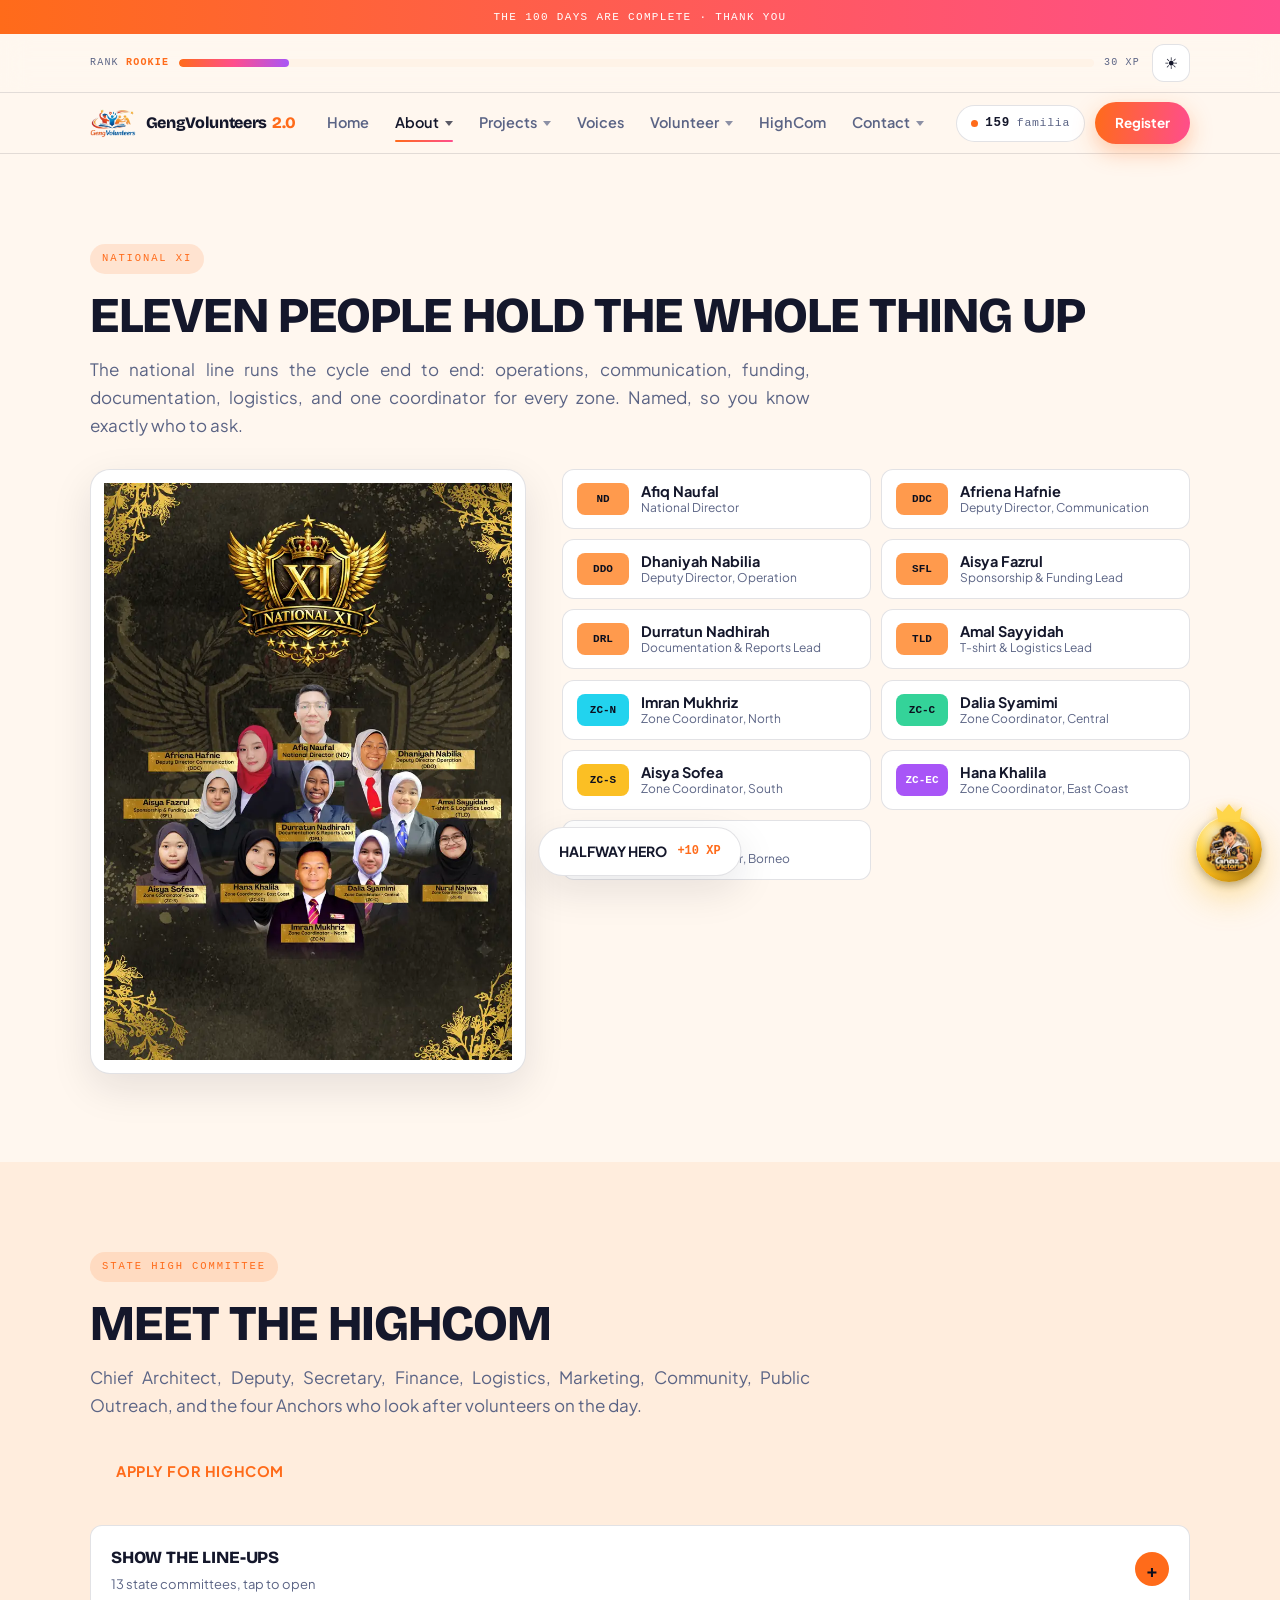
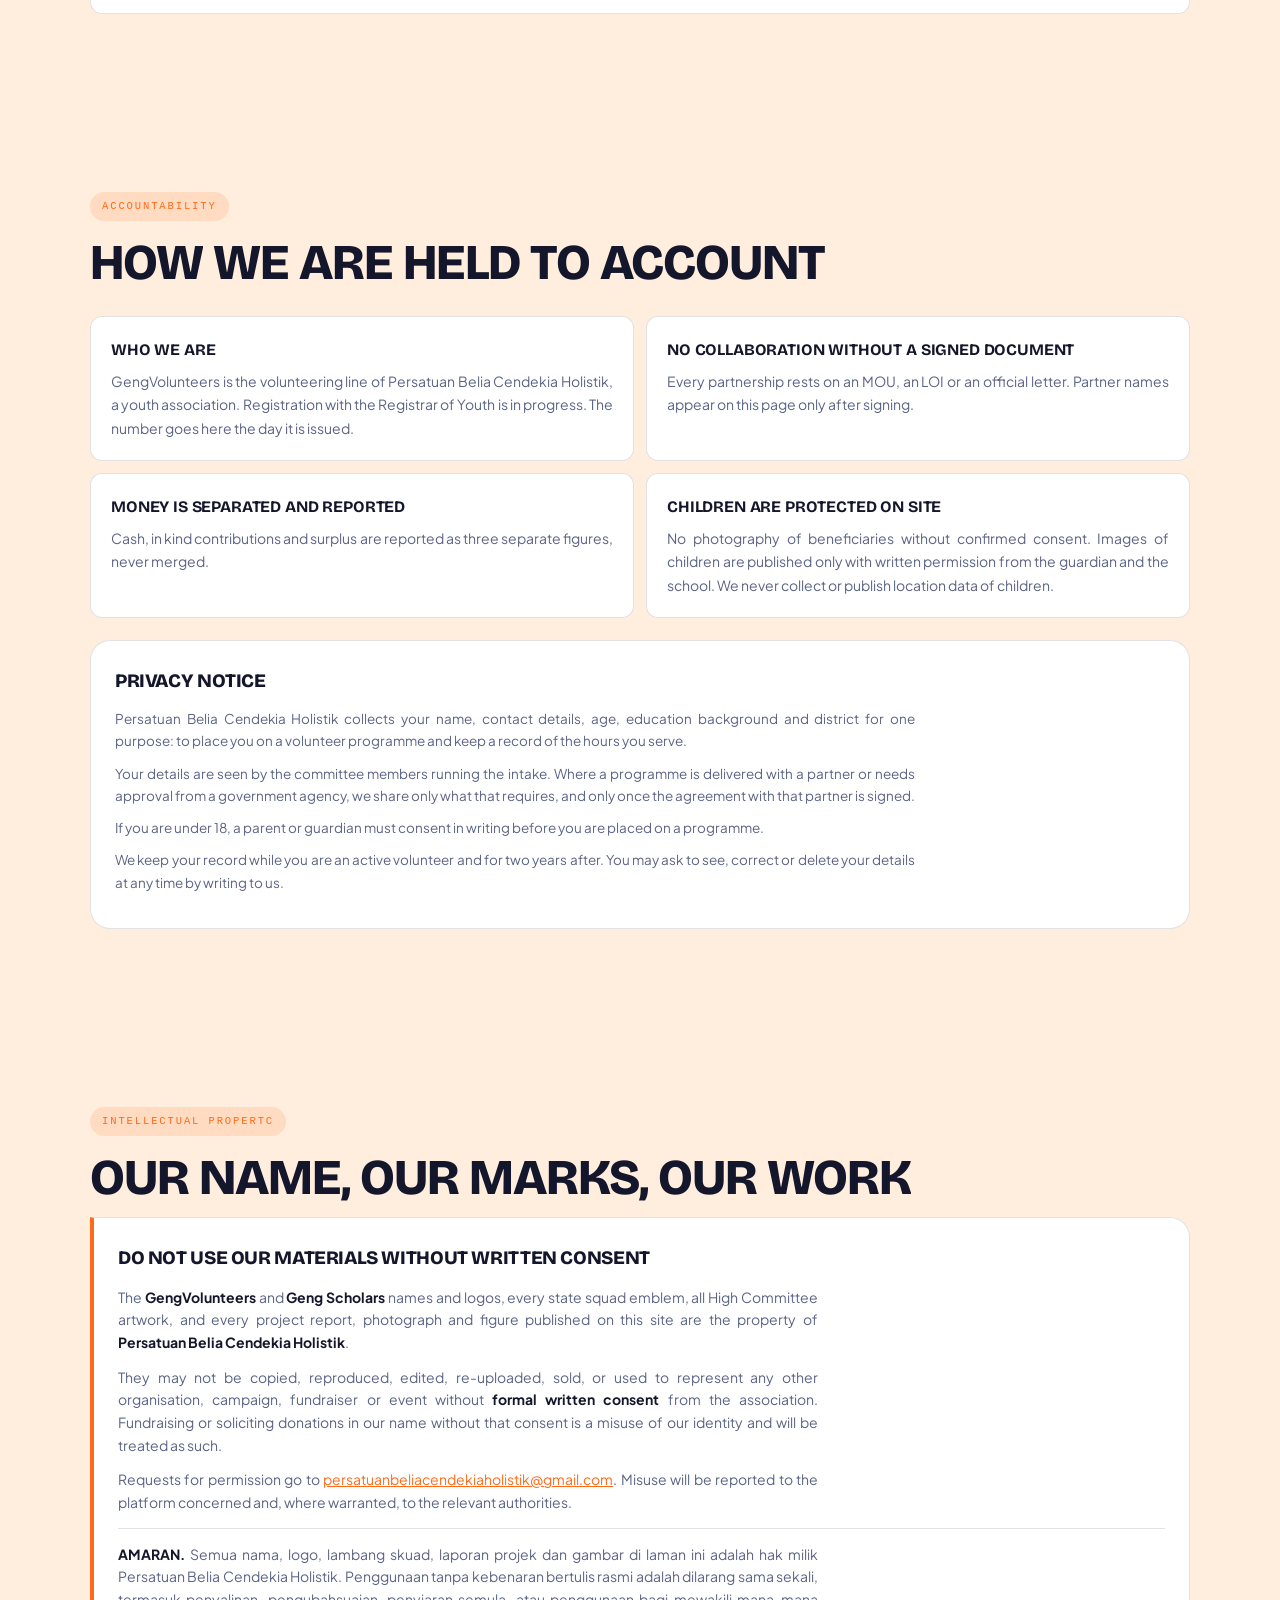
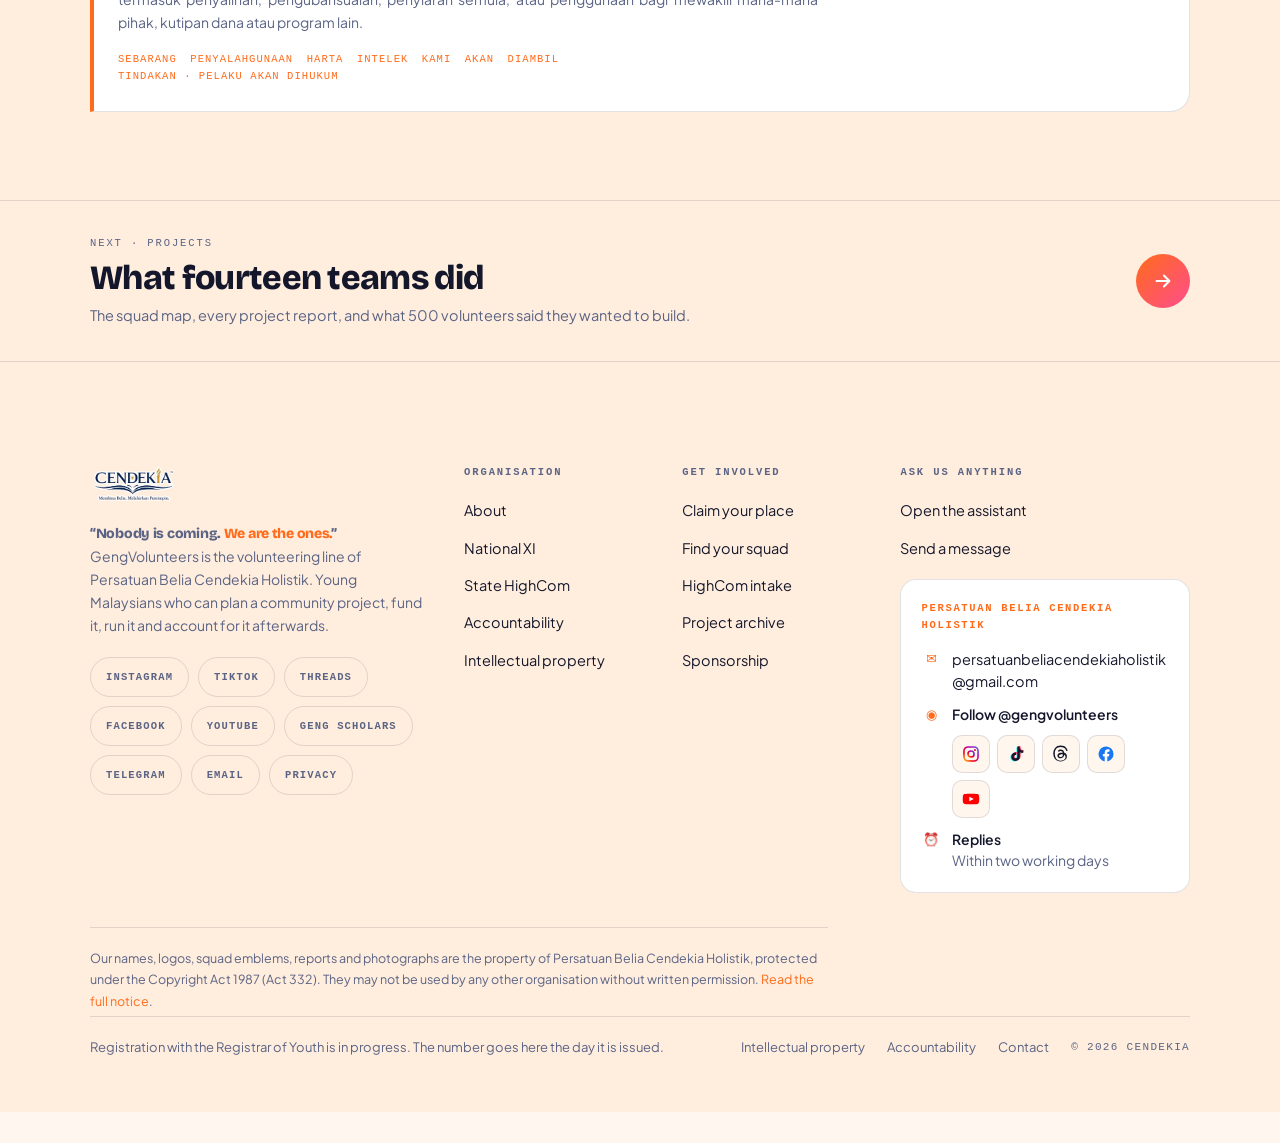
<file: about.html>
<!DOCTYPE html>
<html lang="en" data-theme="dark">
<head>
<script id="gv-errtrap">
/* Surfaces any JS error on screen instead of failing silently. */
(function(){
  var shown=false;
  function show(msg,src,line,col){
    if(shown)return; shown=true;
    var d=document.createElement('div');
    d.setAttribute('style','position:fixed;left:0;right:0;bottom:0;z-index:99999;'+
      'background:#3B0A0A;color:#FFD9D9;font:12px/1.5 ui-monospace,Menlo,monospace;'+
      'padding:14px 16px;border-top:3px solid #FF5A5A;max-height:46vh;overflow:auto;'+
      '-webkit-overflow-scrolling:touch;white-space:pre-wrap;word-break:break-word');
    d.textContent='JS ERROR\n'+msg+'\nfile: '+(src||'?')+'\nline: '+(line||'?')+'  col: '+(col||'?');
    var put=function(){ (document.body||document.documentElement).appendChild(d) };
    if(document.body)put(); else document.addEventListener('DOMContentLoaded',put);
  }
  window.addEventListener('error',function(e){
    if(e.target&&e.target.tagName==='IMG'){return}
    if(!e.filename){return}   /* cross-origin script, nothing we can act on */
    if(e.message==='Script error.'&&!e.filename){return}
    show(e.message,e.filename,e.lineno,e.colno);
  },true);

  window.addEventListener('unhandledrejection',function(e){
    show('Unhandled promise: '+(e.reason&&e.reason.message||e.reason),'','','');
  });
})();
</script>
<meta charset="utf-8">
<meta name="viewport" content="width=device-width,initial-scale=1">
<title>About GengVolunteers — Who Runs the Movement</title>
<meta name="description" content="The National XI, the thirteen state High Committees, how every ringgit is accounted for, and the intellectual property behind GengVolunteers 2.0.">
<meta name="theme-color" content="#0B0F1E">
<meta property="og:title" content="About GengVolunteers — Who Runs the Movement">
<meta property="og:description" content="The National XI, the thirteen state High Committees, how every ringgit is accounted for, and the intellectual property behind GengVolunteers 2.0.">
<meta property="og:type" content="website">
<link rel="canonical" href="https://cendekiaholistikmy.github.io/gengvolunteers/about.html">
<meta name="robots" content="index,follow,max-image-preview:large,max-snippet:-1">
<meta property="og:url" content="https://cendekiaholistikmy.github.io/gengvolunteers/about.html">
<meta property="og:site_name" content="GengVolunteers">
<meta property="og:locale" content="en_MY">
<meta property="og:locale:alternate" content="ms_MY">
<meta property="og:image" content="https://cendekiaholistikmy.github.io/gengvolunteers/og-cover.png">
<meta property="og:image:width" content="1200">
<meta property="og:image:height" content="630">
<meta property="og:image:alt" content="GengVolunteers 2.0 — 100 days, one movement">
<meta name="twitter:card" content="summary_large_image">
<meta name="twitter:title" content="About GengVolunteers — Who Runs the Movement">
<meta name="twitter:description" content="The National XI, the thirteen state High Committees, how every ringgit is accounted for, and the intellectual property behind GengVolunteers 2.0.">
<meta name="twitter:image" content="https://cendekiaholistikmy.github.io/gengvolunteers/og-cover.png">
<script type="application/ld+json">
{
 "@context": "https://schema.org",
 "@graph": [
  {
   "@type": "NGO",
   "@id": "https://cendekiaholistikmy.github.io/gengvolunteers/#org",
   "name": "GengVolunteers",
   "alternateName": [
    "GengVolunteers 2.0",
    "GV",
    "Geng Volunteers"
   ],
   "url": "https://cendekiaholistikmy.github.io/gengvolunteers/",
   "logo": "https://cendekiaholistikmy.github.io/gengvolunteers/og-cover.png",
   "email": "persatuanbeliacendekiaholistik@gmail.com",
   "parentOrganization": {
    "@type": "NGO",
    "name": "Persatuan Belia Cendekia Holistik"
   },
   "areaServed": {
    "@type": "Country",
    "name": "Malaysia"
   },
   "description": "A Malaysian youth volunteering programme that puts SPM leavers in charge of real community projects.",
   "sameAs": [
    "https://instagram.com/gengvolunteers",
    "https://tiktok.com/@gengvolunteers",
    "https://threads.net/@gengvolunteers",
    "https://facebook.com/gengvolunteers",
    "https://youtube.com/@gengvolunteers",
    "https://instagram.com/gengscholars"
   ]
  },
  {
   "@type": "WebSite",
   "@id": "https://cendekiaholistikmy.github.io/gengvolunteers/#site",
   "url": "https://cendekiaholistikmy.github.io/gengvolunteers/",
   "name": "GengVolunteers",
   "inLanguage": "en-MY",
   "publisher": {
    "@id": "https://cendekiaholistikmy.github.io/gengvolunteers/#org"
   }
  },
  {
   "@type": "WebPage",
   "@id": "https://cendekiaholistikmy.github.io/gengvolunteers/about.html#page",
   "url": "https://cendekiaholistikmy.github.io/gengvolunteers/about.html",
   "name": "About GengVolunteers — Who Runs the Movement",
   "description": "The National XI, the thirteen state High Committees, how every ringgit is accounted for, and the intellectual property behind GengVolunteers 2.0.",
   "isPartOf": {
    "@id": "https://cendekiaholistikmy.github.io/gengvolunteers/#site"
   },
   "about": {
    "@id": "https://cendekiaholistikmy.github.io/gengvolunteers/#org"
   },
   "inLanguage": "en-MY"
  },
  {
   "@type": "BreadcrumbList",
   "itemListElement": [
    {
     "@type": "ListItem",
     "position": 1,
     "name": "Home",
     "item": "https://cendekiaholistikmy.github.io/gengvolunteers/"
    },
    {
     "@type": "ListItem",
     "position": 2,
     "name": "About GengVolunteers",
     "item": "https://cendekiaholistikmy.github.io/gengvolunteers/about.html"
    }
   ]
  }
 ]
}
</script>
<link rel="preconnect" href="https://fonts.googleapis.com">
<link rel="preconnect" href="https://fonts.gstatic.com" crossorigin>
<link href="https://fonts.googleapis.com/css2?family=Bricolage+Grotesque:opsz,wght@12..96,400;12..96,700;12..96,800&family=IBM+Plex+Mono:wght@400;500;600&family=Plus+Jakarta+Sans:wght@400;500;600;700;800&display=swap" rel="stylesheet">
<link rel="stylesheet" href="gv.css">
<link rel="stylesheet" href="gv-plus.css">
<link rel="stylesheet" href="gv-motion.css">
</head>
<body>

<div class="strip" id="strip">LOADING</div>
<div class="annbar" id="announce" style="display:none" role="status"></div>

<div class="topstack">

<div id="bar">
  <div class="bar-in">
    
    <div class="xp">
      <span class="lvl">RANK <b id="lvlName">ROOKIE</b></span>
      <span class="track"><i id="xpFill"></i></span>
      <span class="lvl" id="xpNum">0 XP</span>
    </div>
    <span class="vpill" id="visPill" hidden><i></i><b id="visBar">0</b><span>WATCHING</span></span>
    <button class="iconbtn" id="theme" aria-label="Switch between day and night mode">☾</button>
    
  </div>
</div>

<nav class="sitenav" id="sitenav" aria-label="Main">
  <div class="nav-in">
    <a class="nav-brand" href="index.html"><img id="navLogo" alt="GengVolunteers"><span>GengVolunteers<b>2.0</b></span></a>
    <button class="nav-toggle" id="navToggle" aria-expanded="false" aria-controls="navList" aria-label="Menu"><i></i><i></i><i></i></button>
    <ul class="nav-list" id="navList">
      <li class="nav-item"><a class="nav-link" href="index.html">Home</a></li>
      <li class="nav-item has-kids">
        <a class="nav-link" aria-current="page" href="about.html">About<i class="caret" aria-hidden="true"></i></a>
        <button class="nav-open" aria-expanded="false" aria-label="Open the About menu"></button>
        <ul class="nav-sub">
          <li><a href="about.html#leaders">Who we are</a></li>
          <li><a href="about.html#leaders">National XI</a></li>
          <li><a href="about.html#quicksnaps">State High Committee</a></li>
          <li><a href="about.html#trust">Accountability</a></li>
          <li><a href="about.html#rights">Intellectual property</a></li>
        </ul>
      </li>
      <li class="nav-item has-kids">
        <a class="nav-link" href="projects.html">Projects<i class="caret" aria-hidden="true"></i></a>
        <button class="nav-open" aria-expanded="false" aria-label="Open the Projects menu"></button>
        <ul class="nav-sub">
          <li><a href="projects.html#map">The squad map</a></li>
          <li><a href="projects.html#archive">Project archive</a></li>
          <li><a href="projects.html#demand">What volunteers asked for</a></li>
          <li><a href="projects.html#day">Run of show</a></li>
        </ul>
      </li>
      <li class="nav-item"><a class="nav-link" href="voices.html">Voices</a></li>
      <li class="nav-item has-kids">
        <a class="nav-link" href="volunteer.html">Volunteer<i class="caret" aria-hidden="true"></i></a>
        <button class="nav-open" aria-expanded="false" aria-label="Open the Volunteer menu"></button>
        <ul class="nav-sub">
          <li><a href="volunteer.html#join">Claim your place</a></li>
          <li><a href="volunteer.html#quiz">Find your squad</a></li>
          <li><a href="volunteer.html#squads">The four squads</a></li>
          <li><a href="volunteer.html#pledge">The dignity pledge</a></li>
          <li><a href="volunteer.html#faq">Before you ask</a></li>
          <li><a href="volunteer.html#ai">AI Story Studio ✦</a></li>
        </ul>
      </li>
      <li class="nav-item"><a class="nav-link" href="highcom.html">HighCom</a></li>
      <li class="nav-item has-kids">
        <a class="nav-link" href="contact.html">Contact<i class="caret" aria-hidden="true"></i></a>
        <button class="nav-open" aria-expanded="false" aria-label="Open the Contact menu"></button>
        <ul class="nav-sub">
          <li><a href="contact.html#social">Follow the work</a></li>
          <li><a href="contact.html#feed">From the field</a></li>
          <li><a href="contact.html#sponsor">For sponsors</a></li>
        </ul>
      </li>
    </ul>
    <div class="nav-side">
      <span class="nav-pill" id="navPill"><i></i><b id="navPillNum">&hellip;</b><span>familia</span></span>
      <a class="nav-cta" href="volunteer.html#join">Register</a>
    </div>
  </div>
</nav>

</div>

<main class="pagetop">

<section id="leaders">
  <div class="wrap">
    <span class="eye rv">NATIONAL XI</span>
    <h2 class="dh rv">ELEVEN PEOPLE HOLD THE WHOLE THING UP</h2>
    <p class="lede rv">The national line runs the cycle end to end: operations, communication, funding, documentation, logistics, and one coordinator for every zone. Named, so you know exactly who to ask.</p>
    <div class="nxi">
      <figure class="shot rv">
        <img id="nxiShot" loading="lazy" alt="National XI committee">
        <figcaption>NATIONAL XI · CYCLE 2026</figcaption>
      </figure>
      <div class="xigrid rv" id="xigrid"></div>
    </div>
  </div>
</section>

<section id="quicksnaps" style="background:var(--bg2)">
  <div class="wrap">
    <span class="eye rv">STATE HIGH COMMITTEE</span>
    <h2 class="dh rv">MEET THE HIGHCOM</h2>
    <p class="lede rv">Chief Architect, Deputy, Secretary, Finance, Logistics, Marketing, Community, Public Outreach, and the four Anchors who look after volunteers on the day.</p><div class="btnrow rv">
<div class="gvgold"><a class="btn btn-gold" href="highcom.html"><span>APPLY FOR HIGHCOM</span></a></div>
    </div>

    <button class="acc rv" id="hcAcc" aria-expanded="false" aria-controls="hcBody">
      <span><b id="hcAccTitle">SHOW THE LINE-UPS</b><small id="hcAccSub"></small></span>
      <span class="cx" aria-hidden="true">+</span>
    </button>
    <div class="accbody" id="hcBody" hidden>
      <div class="hcgrid" id="hcgrid"></div>
      <p class="lede rv" style="margin-top:18px;font-size:14px" id="hcNote"></p>
    </div>
  </div>
</section>

<section id="trust" style="background:var(--bg2)">
  <div class="wrap">
    <span class="eye rv">ACCOUNTABILITY</span>
    <h2 class="dh rv">HOW WE ARE HELD TO ACCOUNT</h2>
    <div class="tr rv">
      <div class="trc"><h3>WHO WE ARE</h3><p id="whoWe"></p></div>
      <div class="trc"><h3>NO COLLABORATION WITHOUT A SIGNED DOCUMENT</h3><p>Every partnership rests on an MOU, an LOI or an official letter. Partner names appear on this page only after signing.</p></div>
      <div class="trc"><h3>MONEY IS SEPARATED AND REPORTED</h3><p>Cash, in kind contributions and surplus are reported as three separate figures, never merged.</p></div>
      <div class="trc"><h3>CHILDREN ARE PROTECTED ON SITE</h3><p>No photography of beneficiaries without confirmed consent. Images of children are published only with written permission from the guardian and the school. We never collect or publish location data of children.</p></div>
    </div>
    <div class="notice rv" id="privacy">
      <h3>PRIVACY NOTICE</h3>
      <p id="pv1"></p>
      <p>Your details are seen by the committee members running the intake. Where a programme is delivered with a partner or needs approval from a government agency, we share only what that requires, and only once the agreement with that partner is signed.</p>
      <p>If you are under 18, a parent or guardian must consent in writing before you are placed on a programme.</p>
      <p>We keep your record while you are an active volunteer and for two years after. You may ask to see, correct or delete your details at any time by writing to us.</p>
    </div>
  </div>
</section>

<section id="rights" style="background:var(--bg2)">
  <div class="wrap">
    <span class="eye rv">INTELLECTUAL PROPERTY</span>
    <h2 class="dh rv">OUR NAME, OUR MARKS, OUR WORK</h2>
    <div class="rights rv">
      <h3>Do not use our materials without written consent</h3>
      <p>The <strong>GengVolunteers</strong> and <strong>Geng Scholars</strong> names and logos, every state squad emblem, all High Committee artwork, and every project report, photograph and figure published on this site are the property of <strong>Persatuan Belia Cendekia Holistik</strong>.</p>
      <p>They may not be copied, reproduced, edited, re-uploaded, sold, or used to represent any other organisation, campaign, fundraiser or event without <strong>formal written consent</strong> from the association. Fundraising or soliciting donations in our name without that consent is a misuse of our identity and will be treated as such.</p>
      <p>Requests for permission go to <a href="mailto:persatuanbeliacendekiaholistik@gmail.com">persatuanbeliacendekiaholistik@gmail.com</a>. Misuse will be reported to the platform concerned and, where warranted, to the relevant authorities.</p>
      <div class="bm">
        <p><strong>AMARAN.</strong> Semua nama, logo, lambang skuad, laporan projek dan gambar di laman ini adalah hak milik Persatuan Belia Cendekia Holistik. Penggunaan tanpa kebenaran bertulis rasmi adalah dilarang sama sekali, termasuk penyalinan, pengubahsuaian, penyiaran semula, atau penggunaan bagi mewakili mana-mana pihak, kutipan dana atau program lain.</p>
        <p class="warn">SEBARANG PENYALAHGUNAAN HARTA INTELEK KAMI AKAN DIAMBIL TINDAKAN &middot; PELAKU AKAN DIHUKUM</p>
      </div>
    </div>
  </div>
</section>

</main>


<div class="pager">
  <a href="projects.html">
    <span>
      <span class="lab">Next &middot; Projects</span>
      <span class="ttl">What fourteen teams did</span>
      <span class="sub">The squad map, every project report, and what 500 volunteers said they wanted to build.</span>
    </span>
    <span class="arw" aria-hidden="true"><svg viewBox="0 0 24 24"><path d="M5 12h14M13 6l6 6-6 6"/></svg></span>
  </a>
</div>



<footer>
  <div class="wrap">
    <div class="ftgrid">

      <div class="ftbrand">
        <img id="footLogo" alt="Cendekia">
        <p class="ftq">&ldquo;Nobody is coming. <i>We are the ones.</i>&rdquo;</p>
        <p>GengVolunteers is the volunteering line of <span id="entName"></span>.
        Young Malaysians who can plan a community project, fund it, run it and
        account for it afterwards.</p>
        <div class="ftsoc" id="fl"></div>
        <div class="vblk" id="visBox" style="display:none">
          <div class="live"><b><span class="vdot"></span><span id="visNum">&mdash;</span></b><small>TOTAL VISITS</small></div>
          <div><b id="visToday">&mdash;</b><small>TODAY</small></div>
        </div>
      </div>

      <div class="ftcol">
        <h4>Organisation</h4>
        <ul>
          <li><a href="about.html">About</a></li>
          <li><a href="about.html#leaders">National XI</a></li>
          <li><a href="about.html#quicksnaps">State HighCom</a></li>
          <li><a href="about.html#trust">Accountability</a></li>
          <li><a href="about.html#rights">Intellectual property</a></li>
        </ul>
      </div>

      <div class="ftcol">
        <h4>Get involved</h4>
        <ul>
          <li><a href="volunteer.html#join">Claim your place</a></li>
          <li><a href="volunteer.html#quiz">Find your squad</a></li>
          <li><a href="highcom.html">HighCom intake</a></li>
          <li><a href="projects.html#archive">Project archive</a></li>
          <li><a href="contact.html#sponsor">Sponsorship</a></li>
        </ul>
      </div>

      <div class="ftcol ftstay">
        <h4>Ask us anything</h4>
        <ul>
          <li><a href="#ask" data-ask="">Open the assistant</a></li>
          <li><a href="contact.html">Send a message</a></li>
        </ul>
        <div class="ftcard">
          <h5>Persatuan Belia Cendekia Holistik</h5>
          <div class="row"><span class="ic">&#9993;</span>
            <span><a href="mailto:persatuanbeliacendekiaholistik@gmail.com">persatuanbeliacendekiaholistik@gmail.com</a></span></div>
          <div class="row srow">
            <span class="ic">&#9673;</span>
            <span class="sfl">
              <b>Follow @gengvolunteers</b>
              <span class="sgrid sm">
            <a class="sbtn sm s-instagram" href="https://instagram.com/gengvolunteers" target="_blank"
               rel="noopener noreferrer" aria-label="Instagram &mdash; @gengvolunteers">
              <svg viewBox="0 0 24 24" aria-hidden="true" focusable="false">
<defs><linearGradient id="gvIg" x1="0%" y1="100%" x2="100%" y2="0%">
<stop offset="0%" stop-color="#FFD521"/><stop offset="28%" stop-color="#F50000"/>
<stop offset="68%" stop-color="#B900B4"/><stop offset="100%" stop-color="#4C68D7"/>
</linearGradient></defs>
<rect x="2.6" y="2.6" width="18.8" height="18.8" rx="5.4" fill="none"
 stroke="url(#gvIg)" stroke-width="2.1"/>
<circle cx="12" cy="12" r="4.1" fill="none" stroke="url(#gvIg)" stroke-width="2.1"/>
<circle cx="17.3" cy="6.7" r="1.35" fill="url(#gvIg)"/></svg></a>
            <a class="sbtn sm s-tiktok" href="https://tiktok.com/@gengvolunteers" target="_blank"
               rel="noopener noreferrer" aria-label="TikTok &mdash; @gengvolunteers">
              <svg viewBox="0 0 24 24" aria-hidden="true" focusable="false">
<path d="M16.9 2h-3.2v13.6a2.4 2.4 0 1 1-2.4-2.4c.23 0 .45.03.66.1V9.9a5.9 5.9 0 0 0-.66-.04
 A5.68 5.68 0 1 0 17 15.6V9.3a7.25 7.25 0 0 0 4.2 1.35V7.4A4.24 4.24 0 0 1 16.9 3.2z"
 fill="#25F4EE" transform="translate(-1.1,.9)"/>
<path d="M16.9 2h-3.2v13.6a2.4 2.4 0 1 1-2.4-2.4c.23 0 .45.03.66.1V9.9a5.9 5.9 0 0 0-.66-.04
 A5.68 5.68 0 1 0 17 15.6V9.3a7.25 7.25 0 0 0 4.2 1.35V7.4A4.24 4.24 0 0 1 16.9 3.2z"
 fill="#FE2C55" transform="translate(1.1,-.5)"/>
<path d="M16.9 2h-3.2v13.6a2.4 2.4 0 1 1-2.4-2.4c.23 0 .45.03.66.1V9.9a5.9 5.9 0 0 0-.66-.04
 A5.68 5.68 0 1 0 17 15.6V9.3a7.25 7.25 0 0 0 4.2 1.35V7.4A4.24 4.24 0 0 1 16.9 3.2z"
 class="tkfg"/></svg></a>
            <a class="sbtn sm s-threads" href="https://threads.net/@gengvolunteers" target="_blank"
               rel="noopener noreferrer" aria-label="Threads &mdash; @gengvolunteers">
              <svg viewBox="0 0 24 24" aria-hidden="true" focusable="false">
<path class="thfg" d="M16.7 11.1a7.6 7.6 0 0 0-.29-.13c-.17-3.16-1.9-4.97-4.79-4.99h-.04
 c-1.73 0-3.17.74-4.05 2.08l1.59 1.09c.66-1 1.7-1.22 2.46-1.22h.03c.94 0 1.65.27 2.1.81
 .34.39.56.93.67 1.6a12.1 12.1 0 0 0-2.72-.13c-2.74.16-4.5 1.75-4.39 3.97.06 1.13.62 2.1
 1.58 2.72.81.54 1.86.8 2.95.74 1.44-.08 2.57-.63 3.36-1.63.6-.76.98-1.74 1.14-2.98
 .69.41 1.2.96 1.48 1.61.48 1.11.51 2.94-.98 4.42-1.3 1.3-2.87 1.87-5.25 1.89-2.63-.02-4.63-.87-5.93-2.51
 C4.4 15.92 3.77 13.86 3.75 11.27c.02-2.59.65-4.65 1.87-6.13C6.92 3.5 8.92 2.65 11.55 2.63
 c2.65.02 4.68.86 6.02 2.51.66.8 1.16 1.82 1.49 3l1.87-.5c-.4-1.45-1.03-2.71-1.88-3.74
 C17.36 1.78 14.8.69 11.57.67h-.01C8.35.69 5.81 1.78 4.07 3.93 2.52 5.84 1.72 8.5 1.69 11.26v.02
 c.03 2.77.83 5.42 2.38 7.34 1.74 2.15 4.28 3.25 7.48 3.27h.01c2.85-.02 4.86-.77 6.52-2.42
 2.17-2.16 2.1-4.88 1.39-6.55-.51-1.2-1.48-2.17-2.77-2.89zm-4.88 4.88c-1.21.07-2.46-.48-2.52-1.6
 -.05-.83.59-1.76 2.6-1.88.23-.01.45-.02.67-.02.73 0 1.41.07 2.03.2-.23 2.9-1.6 3.24-2.78 3.3z"/>
</svg></a>
            <a class="sbtn sm s-facebook" href="https://facebook.com/gengvolunteers" target="_blank"
               rel="noopener noreferrer" aria-label="Facebook &mdash; gengvolunteers">
              <svg viewBox="0 0 24 24" aria-hidden="true" focusable="false">
<path fill="#1877F2" d="M22 12a10 10 0 1 0-11.56 9.88v-6.99H7.9V12h2.54V9.8c0-2.51 1.49-3.9
 3.78-3.9 1.09 0 2.24.2 2.24.2v2.46h-1.26c-1.24 0-1.63.77-1.63 1.56V12h2.78l-.45 2.89h-2.33v6.99
 A10 10 0 0 0 22 12z"/>
<path fill="#fff" d="M15.9 14.89 16.35 12h-2.78v-1.88c0-.79.39-1.56 1.63-1.56h1.26V6.1s-1.15-.2-2.24-.2
 c-2.29 0-3.78 1.39-3.78 3.9V12H7.9v2.89h2.54v6.99a10.1 10.1 0 0 0 3.13 0v-6.99z"/></svg></a>
            <a class="sbtn sm s-youtube" href="https://youtube.com/@gengvolunteers" target="_blank"
               rel="noopener noreferrer" aria-label="YouTube &mdash; @gengvolunteers">
              <svg viewBox="0 0 24 24" aria-hidden="true" focusable="false">
<path fill="#FF0000" d="M23 12s0-3.2-.41-4.74a2.51 2.51 0 0 0-1.77-1.77C19.22 5.08 12 5.08 12 5.08
 s-7.22 0-8.82.41a2.51 2.51 0 0 0-1.77 1.77C1 8.8 1 12 1 12s0 3.2.41 4.74a2.51 2.51 0 0 0 1.77 1.77
 c1.6.41 8.82.41 8.82.41s7.22 0 8.82-.41a2.51 2.51 0 0 0 1.77-1.77C23 15.2 23 12 23 12z"/>
<path fill="#fff" d="M9.75 15.02 15.77 12 9.75 8.98z"/></svg></a>
              </span>
            </span>
          </div>
          <div class="row"><span class="ic">&#9200;</span>
            <span><b>Replies</b><br>Within two working days</span></div>
        </div>
      </div>

    </div>

    <p class="ftip">Our names, logos, squad emblems, reports and photographs are
    the property of Persatuan Belia Cendekia Holistik, protected under the
    Copyright Act 1987 (Act 332). They may not be used by any other organisation
    without written permission.
    <a href="about.html#rights">Read the full notice</a>.</p>

    <div class="ftbase">
      <span id="regLine"></span>
      <nav>
        <a href="about.html#rights">Intellectual property</a>
        <a href="about.html#trust">Accountability</a>
        <a href="contact.html">Contact</a>
      </nav>
      <span id="yr"></span>
    </div>
  </div>
</footer>

<div id="dos" role="dialog" aria-modal="true" aria-labelledby="dosCode">
  <div class="veil"></div>
  <div class="panel">
    <div class="dosx">
      <span class="code" id="dosCode"></span>
      <button id="dosClose" type="button" aria-label="Close dossier">&#10005;</button>
    </div>
    <div class="dosin" id="dosBody"></div>
  </div>
</div>

<div id="sheet" role="dialog" aria-modal="true" aria-labelledby="shName">
  <div class="veil" data-shut="1"></div>
  <div class="card">
    <div class="grab"></div>
    <button class="x" id="shX" aria-label="Close">✕</button>
    <div class="shhead">
      <span class="badge" id="shBadge"></span>
      <span>
        <h3 id="shName"></h3>
        <span class="zchip" id="shZone"></span>
      </span>
    </div>
    <div id="shBody"></div>
    <div class="shbtns" id="shBtns"></div>
    <div class="shnav">
      <button id="shPrev">‹ Previous squad</button>
      <button id="shNext">Next squad ›</button>
    </div>
  </div>
</div>

<div id="lb" role="dialog" aria-modal="true" aria-label="Committee poster">
  <button id="lbClose" aria-label="Close">✕</button>
  <figure>
    <img id="lbImg" alt="">
    <figcaption><span id="lbCap"></span><span id="lbCount"></span></figcaption>
  </figure>
</div>
<div id="toast"><span id="toastTxt"></span><span class="xpp" id="toastXp"></span></div>
<iframe name="sink" id="sink" style="display:none" title="submission target"></iframe>

<script src="site-config.js"></script>
<script src="gv.js"></script>
<script src="gv-plus.js"></script>
<script src="gv-motion.js"></script>
</body>
</html>
</file>
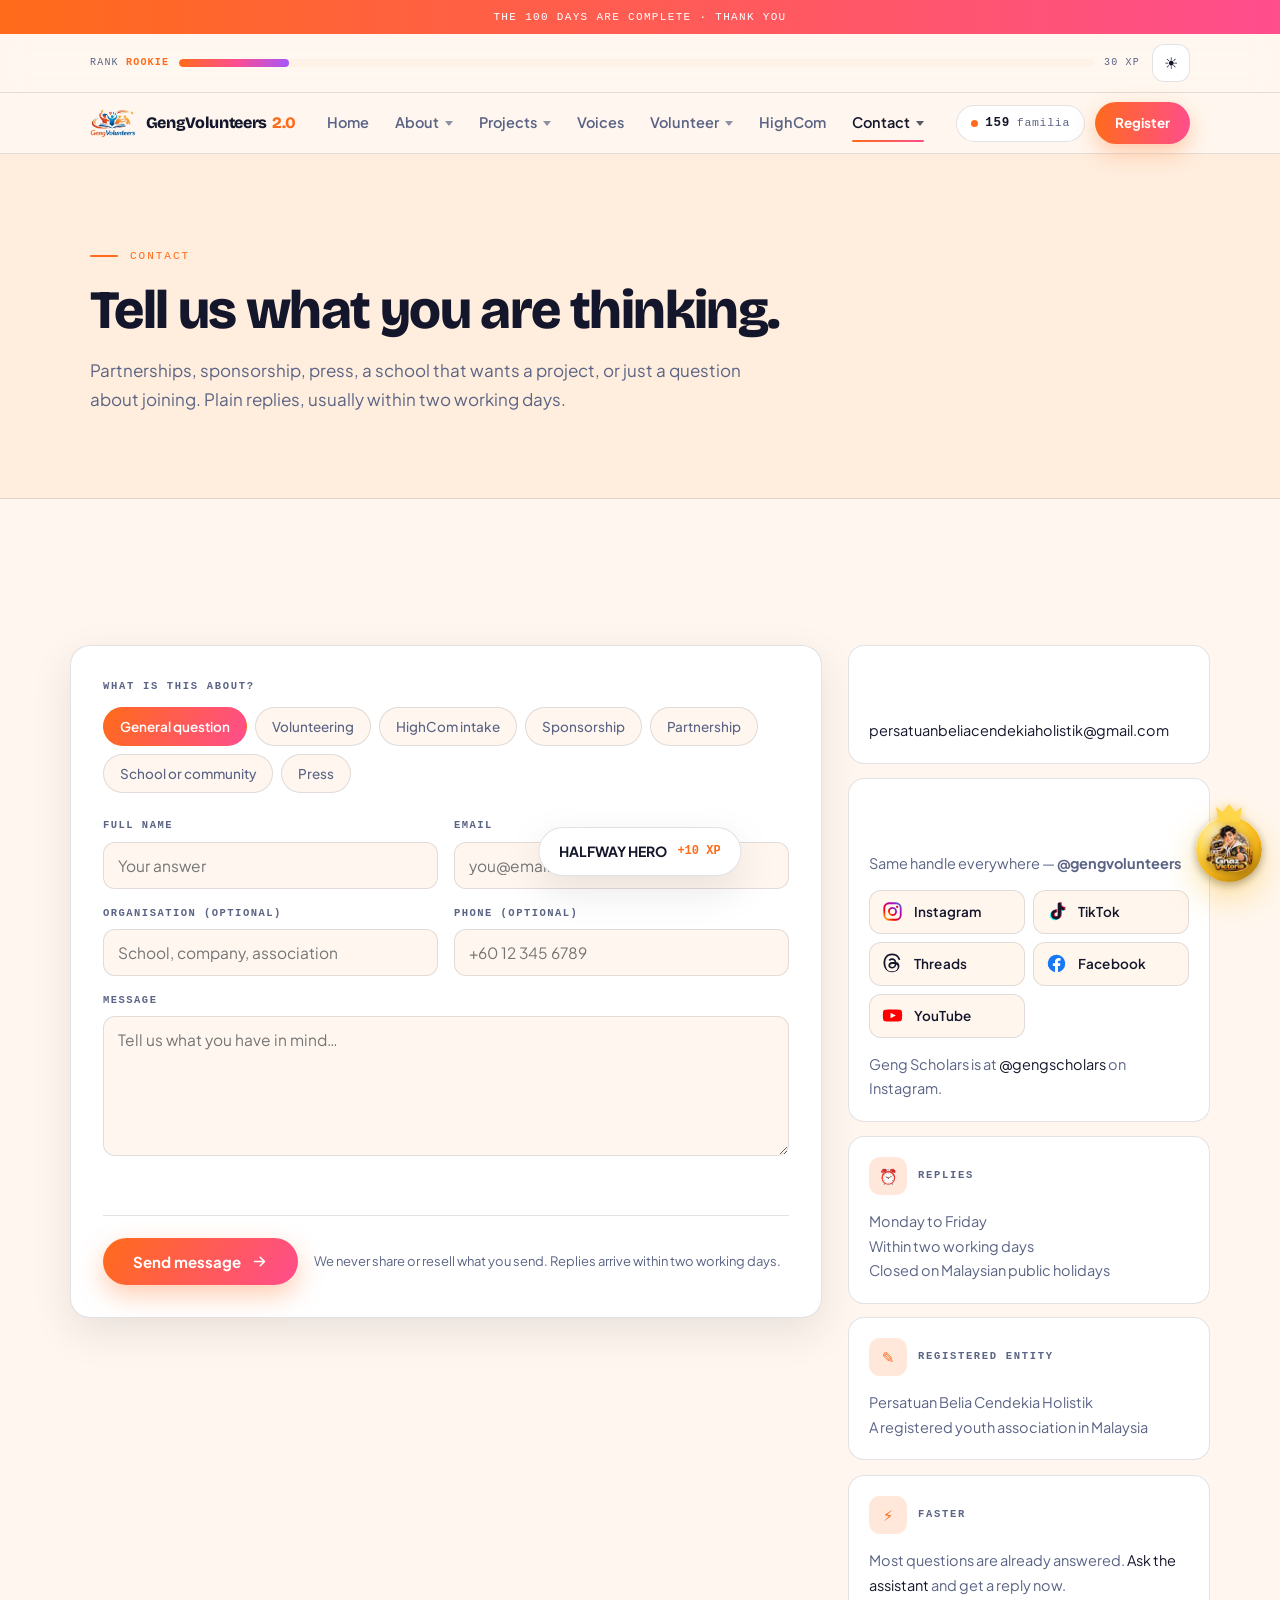
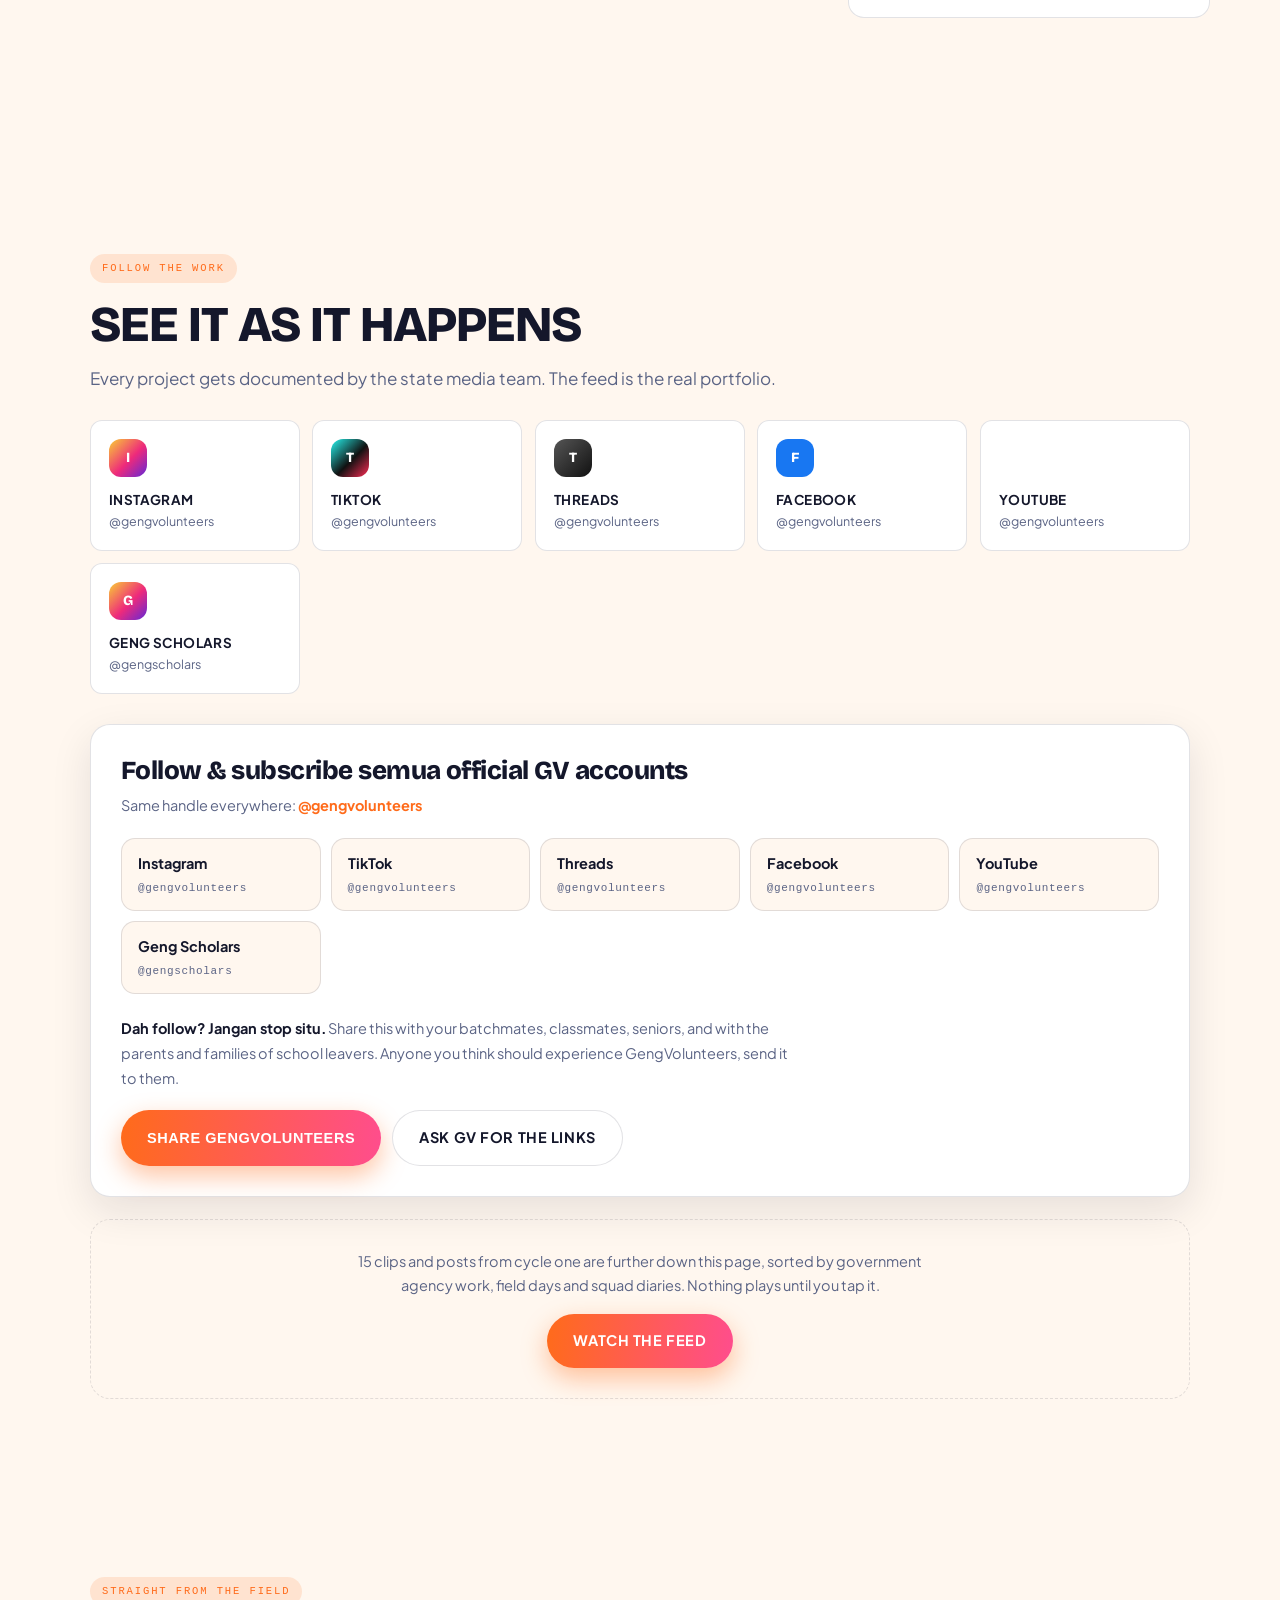
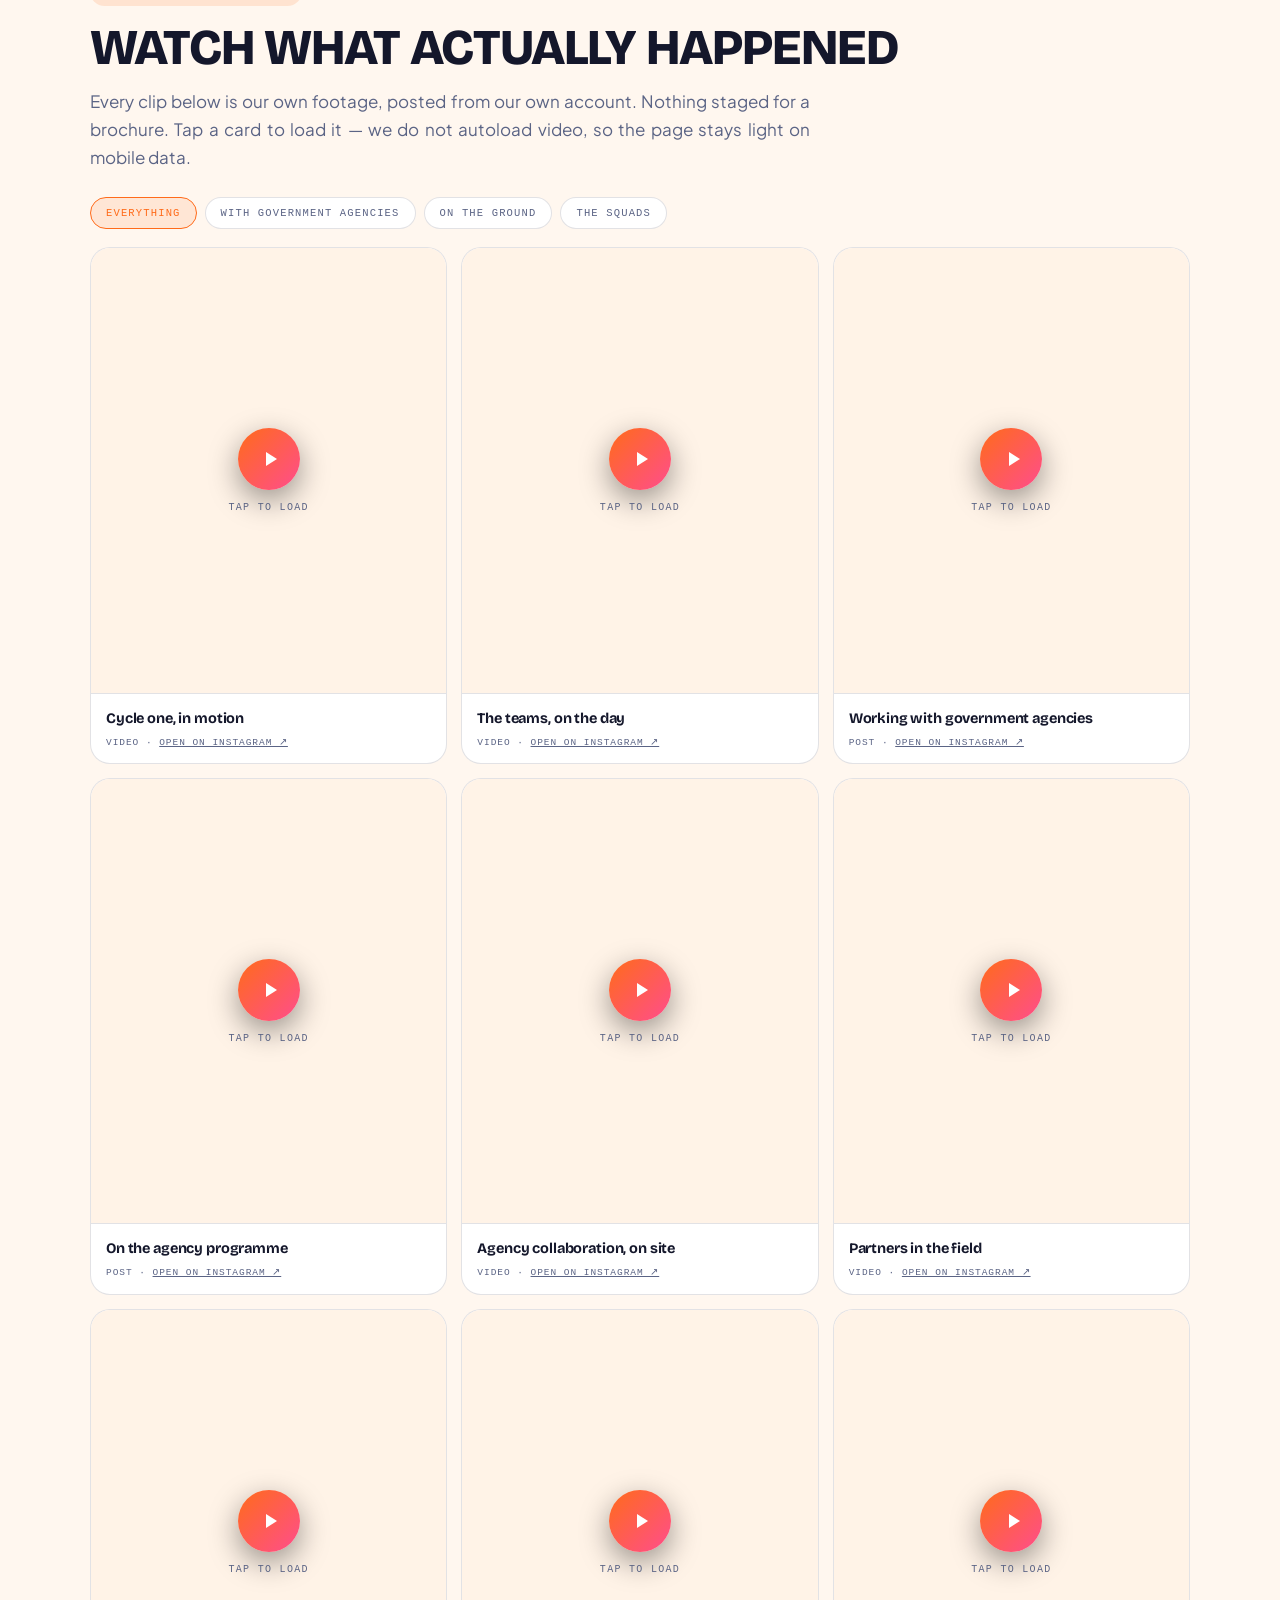
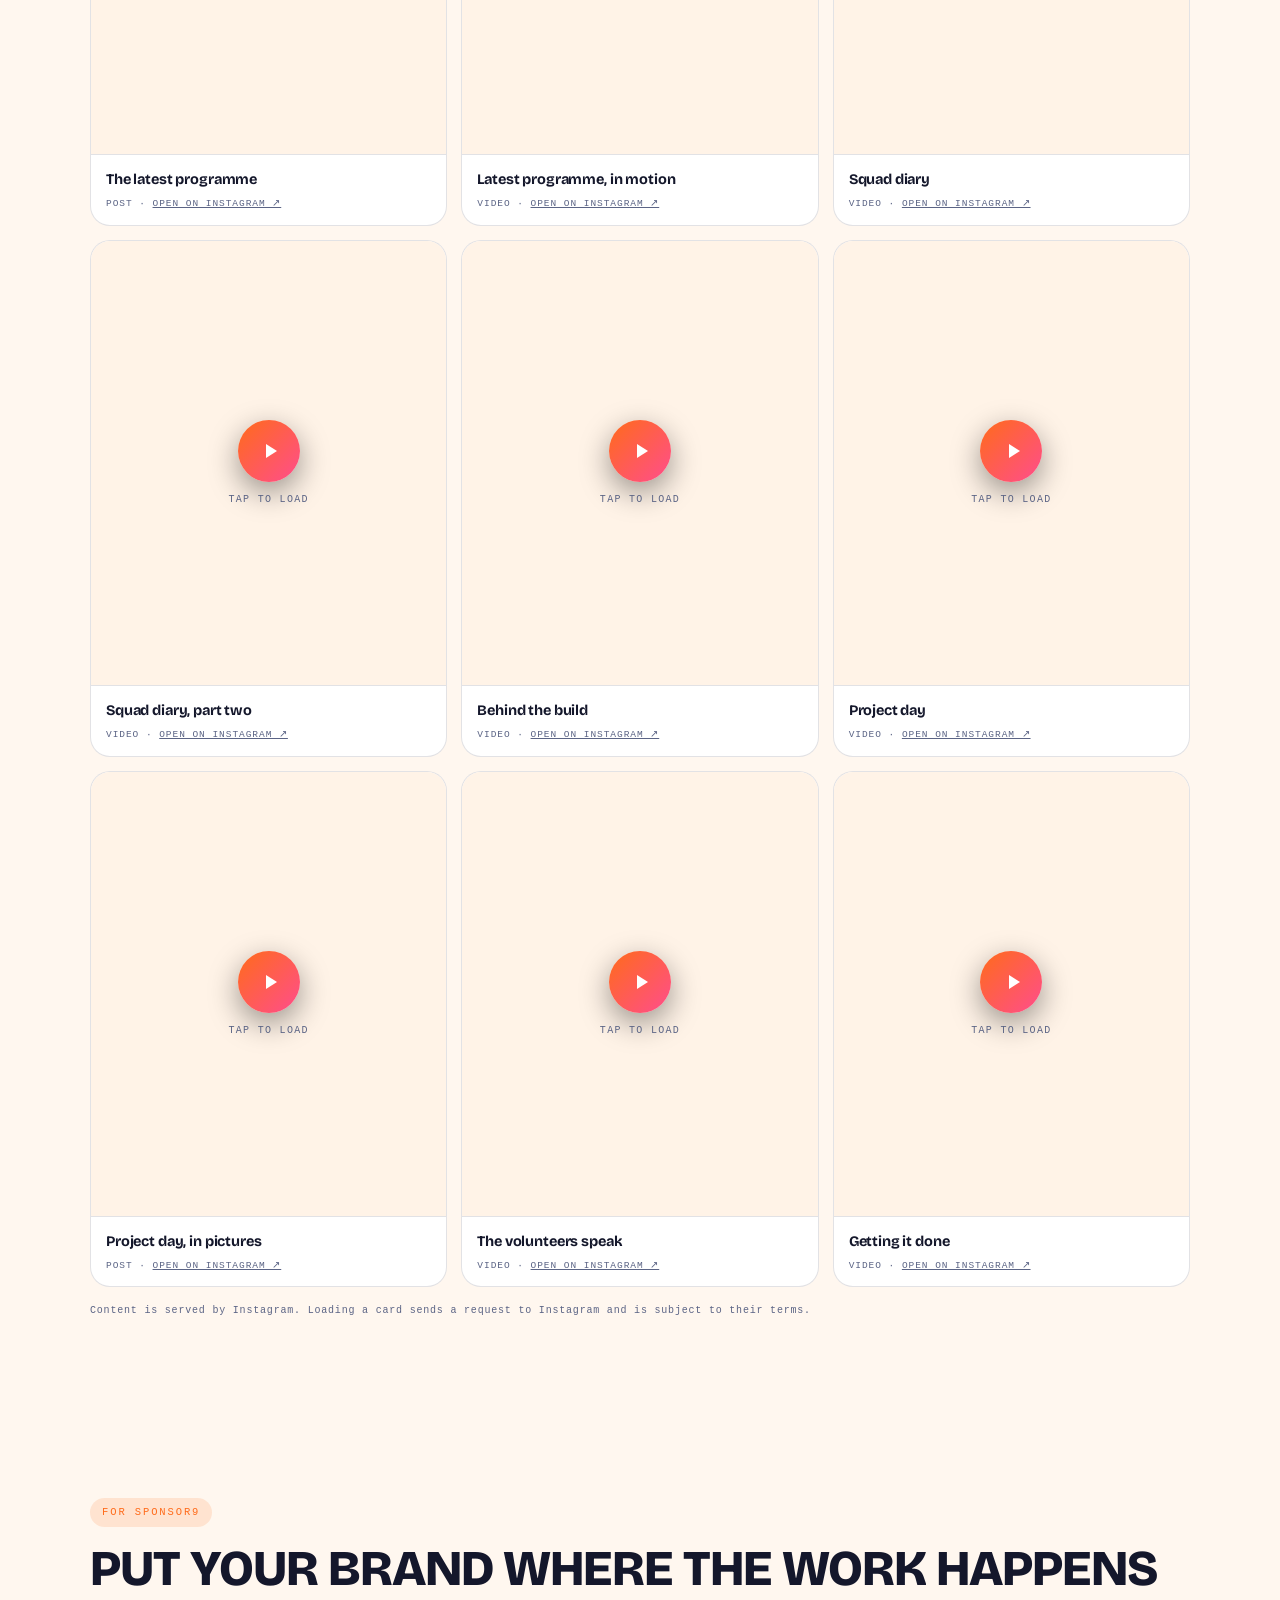
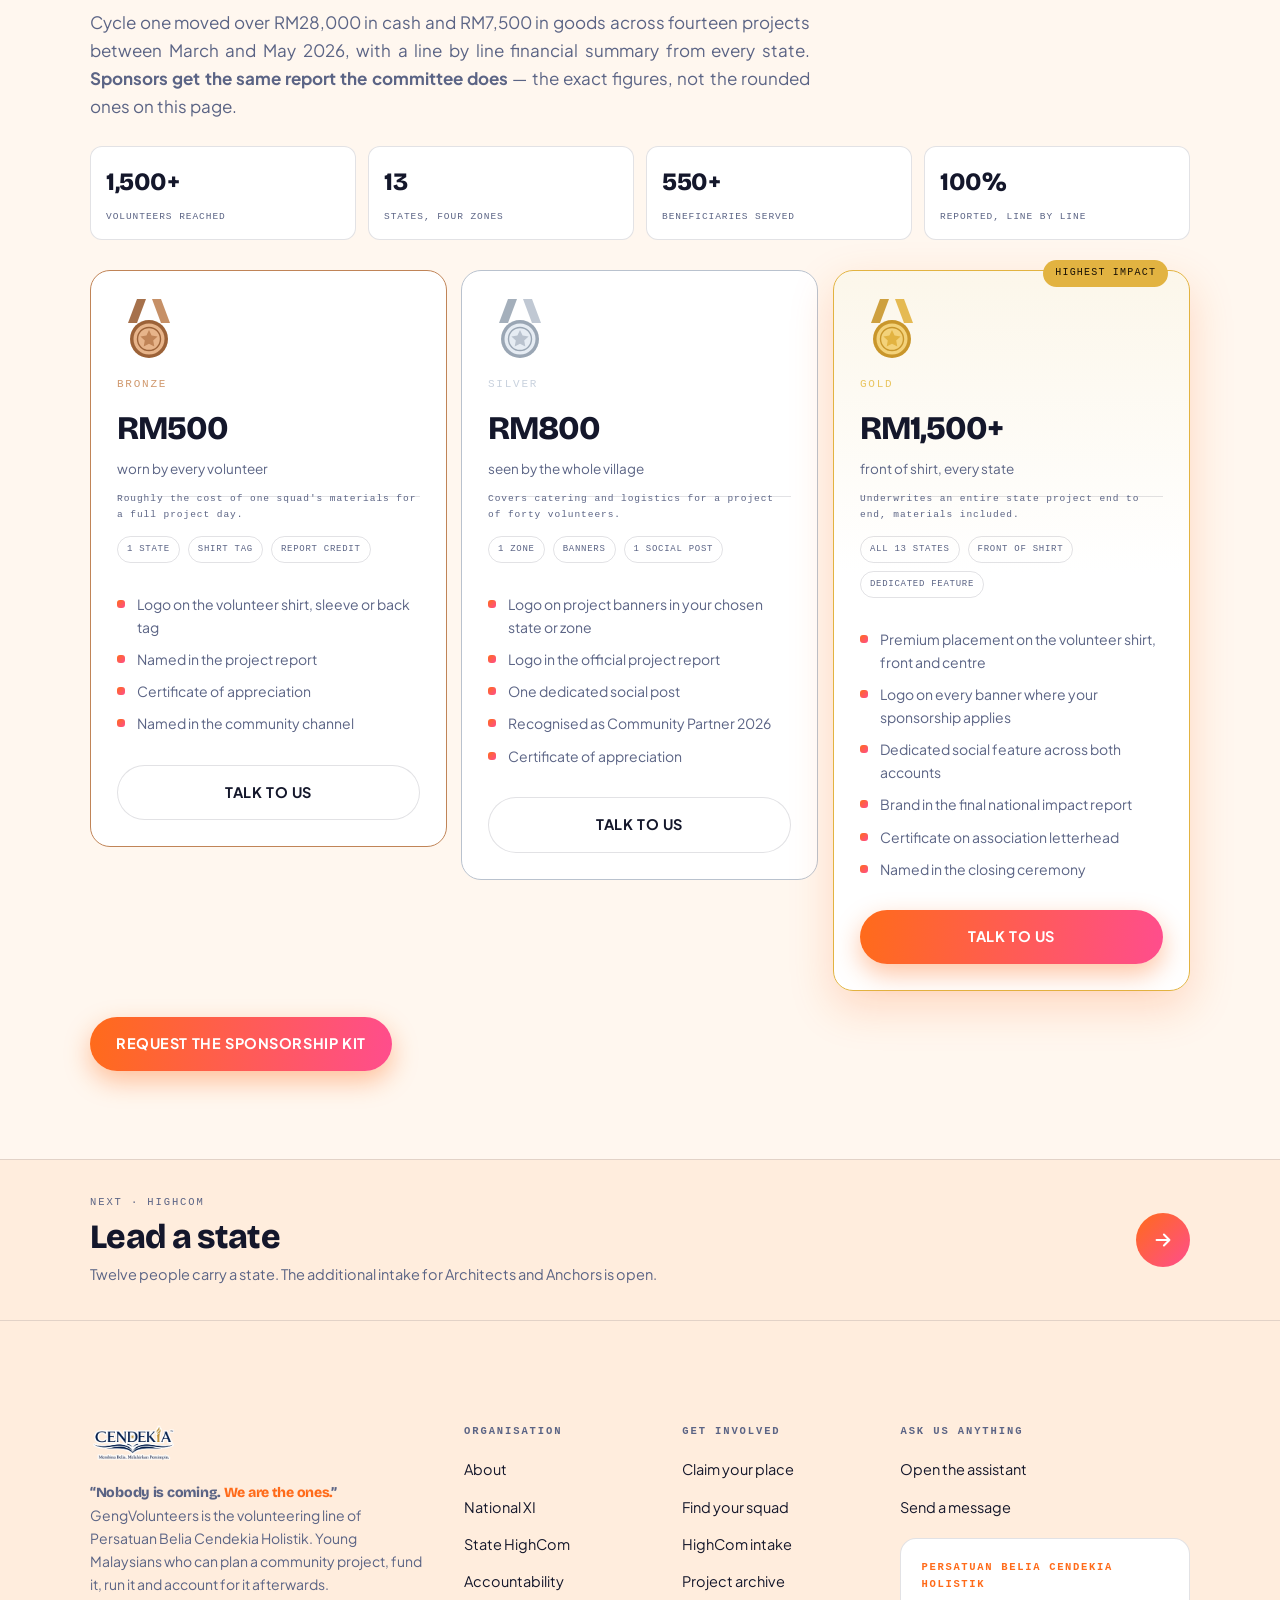
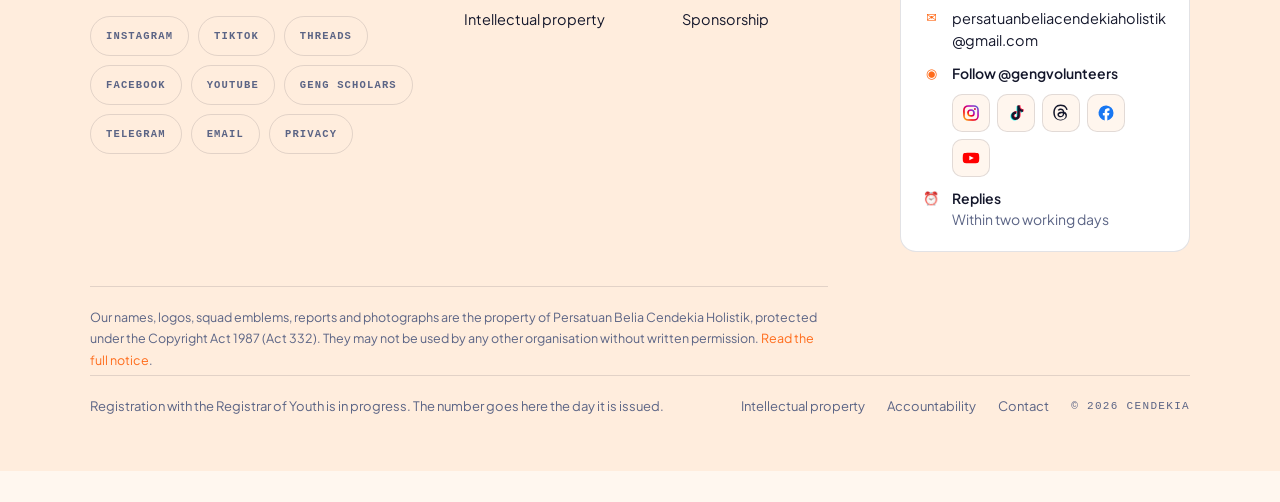
<file: contact.html>
<!DOCTYPE html>
<html lang="en" data-theme="dark">
<head>
<script id="gv-errtrap">
/* Surfaces any JS error on screen instead of failing silently. */
(function(){
  var shown=false;
  function show(msg,src,line,col){
    if(shown)return; shown=true;
    var d=document.createElement('div');
    d.setAttribute('style','position:fixed;left:0;right:0;bottom:0;z-index:99999;'+
      'background:#3B0A0A;color:#FFD9D9;font:12px/1.5 ui-monospace,Menlo,monospace;'+
      'padding:14px 16px;border-top:3px solid #FF5A5A;max-height:46vh;overflow:auto;'+
      '-webkit-overflow-scrolling:touch;white-space:pre-wrap;word-break:break-word');
    d.textContent='JS ERROR\n'+msg+'\nfile: '+(src||'?')+'\nline: '+(line||'?')+'  col: '+(col||'?');
    var put=function(){ (document.body||document.documentElement).appendChild(d) };
    if(document.body)put(); else document.addEventListener('DOMContentLoaded',put);
  }
  window.addEventListener('error',function(e){
    if(e.target&&e.target.tagName==='IMG'){return}
    if(!e.filename){return}   /* cross-origin script, nothing we can act on */
    if(e.message==='Script error.'&&!e.filename){return}
    show(e.message,e.filename,e.lineno,e.colno);
  },true);

  window.addEventListener('unhandledrejection',function(e){
    show('Unhandled promise: '+(e.reason&&e.reason.message||e.reason),'','','');
  });
})();
</script>
<meta charset="utf-8">
<meta name="viewport" content="width=device-width,initial-scale=1">
<title>Contact GengVolunteers — Partnerships, Sponsorship & Press</title>
<meta name="description" content="Talk to GengVolunteers about partnerships, sponsorship or press. A real person replies within two working days. Follow @gengvolunteers everywhere.">
<meta name="theme-color" content="#0B0F1E">
<meta property="og:title" content="Contact GengVolunteers — Partnerships, Sponsorship & Press">
<meta property="og:description" content="Talk to GengVolunteers about partnerships, sponsorship or press. A real person replies within two working days. Follow @gengvolunteers everywhere.">
<meta property="og:type" content="website">
<link rel="canonical" href="https://cendekiaholistikmy.github.io/gengvolunteers/contact.html">
<meta name="robots" content="index,follow,max-image-preview:large,max-snippet:-1">
<meta property="og:url" content="https://cendekiaholistikmy.github.io/gengvolunteers/contact.html">
<meta property="og:site_name" content="GengVolunteers">
<meta property="og:locale" content="en_MY">
<meta property="og:locale:alternate" content="ms_MY">
<meta property="og:image" content="https://cendekiaholistikmy.github.io/gengvolunteers/og-cover.png">
<meta property="og:image:width" content="1200">
<meta property="og:image:height" content="630">
<meta property="og:image:alt" content="GengVolunteers 2.0 — 100 days, one movement">
<meta name="twitter:card" content="summary_large_image">
<meta name="twitter:title" content="Contact GengVolunteers — Partnerships, Sponsorship & Press">
<meta name="twitter:description" content="Talk to GengVolunteers about partnerships, sponsorship or press. A real person replies within two working days. Follow @gengvolunteers everywhere.">
<meta name="twitter:image" content="https://cendekiaholistikmy.github.io/gengvolunteers/og-cover.png">
<script type="application/ld+json">
{
 "@context": "https://schema.org",
 "@graph": [
  {
   "@type": "NGO",
   "@id": "https://cendekiaholistikmy.github.io/gengvolunteers/#org",
   "name": "GengVolunteers",
   "alternateName": [
    "GengVolunteers 2.0",
    "GV",
    "Geng Volunteers"
   ],
   "url": "https://cendekiaholistikmy.github.io/gengvolunteers/",
   "logo": "https://cendekiaholistikmy.github.io/gengvolunteers/og-cover.png",
   "email": "persatuanbeliacendekiaholistik@gmail.com",
   "parentOrganization": {
    "@type": "NGO",
    "name": "Persatuan Belia Cendekia Holistik"
   },
   "areaServed": {
    "@type": "Country",
    "name": "Malaysia"
   },
   "description": "A Malaysian youth volunteering programme that puts SPM leavers in charge of real community projects.",
   "sameAs": [
    "https://instagram.com/gengvolunteers",
    "https://tiktok.com/@gengvolunteers",
    "https://threads.net/@gengvolunteers",
    "https://facebook.com/gengvolunteers",
    "https://youtube.com/@gengvolunteers",
    "https://instagram.com/gengscholars"
   ]
  },
  {
   "@type": "WebSite",
   "@id": "https://cendekiaholistikmy.github.io/gengvolunteers/#site",
   "url": "https://cendekiaholistikmy.github.io/gengvolunteers/",
   "name": "GengVolunteers",
   "inLanguage": "en-MY",
   "publisher": {
    "@id": "https://cendekiaholistikmy.github.io/gengvolunteers/#org"
   }
  },
  {
   "@type": "WebPage",
   "@id": "https://cendekiaholistikmy.github.io/gengvolunteers/contact.html#page",
   "url": "https://cendekiaholistikmy.github.io/gengvolunteers/contact.html",
   "name": "Contact GengVolunteers — Partnerships, Sponsorship & Press",
   "description": "Talk to GengVolunteers about partnerships, sponsorship or press. A real person replies within two working days. Follow @gengvolunteers everywhere.",
   "isPartOf": {
    "@id": "https://cendekiaholistikmy.github.io/gengvolunteers/#site"
   },
   "about": {
    "@id": "https://cendekiaholistikmy.github.io/gengvolunteers/#org"
   },
   "inLanguage": "en-MY"
  },
  {
   "@type": "BreadcrumbList",
   "itemListElement": [
    {
     "@type": "ListItem",
     "position": 1,
     "name": "Home",
     "item": "https://cendekiaholistikmy.github.io/gengvolunteers/"
    },
    {
     "@type": "ListItem",
     "position": 2,
     "name": "Contact GengVolunteers",
     "item": "https://cendekiaholistikmy.github.io/gengvolunteers/contact.html"
    }
   ]
  }
 ]
}
</script>
<link rel="preconnect" href="https://fonts.googleapis.com">
<link rel="preconnect" href="https://fonts.gstatic.com" crossorigin>
<link href="https://fonts.googleapis.com/css2?family=Bricolage+Grotesque:opsz,wght@12..96,400;12..96,700;12..96,800&family=IBM+Plex+Mono:wght@400;500;600&family=Plus+Jakarta+Sans:wght@400;500;600;700;800&display=swap" rel="stylesheet">
<link rel="stylesheet" href="gv.css">
<link rel="stylesheet" href="gv-plus.css">
<link rel="stylesheet" href="gv-motion.css">
</head>
<body>

<div class="strip" id="strip">LOADING</div>
<div class="annbar" id="announce" style="display:none" role="status"></div>

<div class="topstack">

<div id="bar">
  <div class="bar-in">
    
    <div class="xp">
      <span class="lvl">RANK <b id="lvlName">ROOKIE</b></span>
      <span class="track"><i id="xpFill"></i></span>
      <span class="lvl" id="xpNum">0 XP</span>
    </div>
    <span class="vpill" id="visPill" hidden><i></i><b id="visBar">0</b><span>WATCHING</span></span>
    <button class="iconbtn" id="theme" aria-label="Switch between day and night mode">☾</button>
    
  </div>
</div>

<nav class="sitenav" id="sitenav" aria-label="Main">
  <div class="nav-in">
    <a class="nav-brand" href="index.html"><img id="navLogo" alt="GengVolunteers"><span>GengVolunteers<b>2.0</b></span></a>
    <button class="nav-toggle" id="navToggle" aria-expanded="false" aria-controls="navList" aria-label="Menu"><i></i><i></i><i></i></button>
    <ul class="nav-list" id="navList">
      <li class="nav-item"><a class="nav-link" href="index.html">Home</a></li>
      <li class="nav-item has-kids">
        <a class="nav-link" href="about.html">About<i class="caret" aria-hidden="true"></i></a>
        <button class="nav-open" aria-expanded="false" aria-label="Open the About menu"></button>
        <ul class="nav-sub">
          <li><a href="about.html#leaders">Who we are</a></li>
          <li><a href="about.html#leaders">National XI</a></li>
          <li><a href="about.html#quicksnaps">State High Committee</a></li>
          <li><a href="about.html#trust">Accountability</a></li>
          <li><a href="about.html#rights">Intellectual property</a></li>
        </ul>
      </li>
      <li class="nav-item has-kids">
        <a class="nav-link" href="projects.html">Projects<i class="caret" aria-hidden="true"></i></a>
        <button class="nav-open" aria-expanded="false" aria-label="Open the Projects menu"></button>
        <ul class="nav-sub">
          <li><a href="projects.html#map">The squad map</a></li>
          <li><a href="projects.html#archive">Project archive</a></li>
          <li><a href="projects.html#demand">What volunteers asked for</a></li>
          <li><a href="projects.html#day">Run of show</a></li>
        </ul>
      </li>
      <li class="nav-item"><a class="nav-link" href="voices.html">Voices</a></li>
      <li class="nav-item has-kids">
        <a class="nav-link" href="volunteer.html">Volunteer<i class="caret" aria-hidden="true"></i></a>
        <button class="nav-open" aria-expanded="false" aria-label="Open the Volunteer menu"></button>
        <ul class="nav-sub">
          <li><a href="volunteer.html#join">Claim your place</a></li>
          <li><a href="volunteer.html#quiz">Find your squad</a></li>
          <li><a href="volunteer.html#squads">The four squads</a></li>
          <li><a href="volunteer.html#pledge">The dignity pledge</a></li>
          <li><a href="volunteer.html#faq">Before you ask</a></li>
          <li><a href="volunteer.html#ai">AI Story Studio ✦</a></li>
        </ul>
      </li>
      <li class="nav-item"><a class="nav-link" href="highcom.html">HighCom</a></li>
      <li class="nav-item has-kids">
        <a class="nav-link" aria-current="page" href="contact.html">Contact<i class="caret" aria-hidden="true"></i></a>
        <button class="nav-open" aria-expanded="false" aria-label="Open the Contact menu"></button>
        <ul class="nav-sub">
          <li><a href="contact.html#social">Follow the work</a></li>
          <li><a href="contact.html#feed">From the field</a></li>
          <li><a href="contact.html#sponsor">For sponsors</a></li>
        </ul>
      </li>
    </ul>
    <div class="nav-side">
      <span class="nav-pill" id="navPill"><i></i><b id="navPillNum">&hellip;</b><span>familia</span></span>
      <a class="nav-cta" href="volunteer.html#join">Register</a>
    </div>
  </div>
</nav>

</div>

<main class="pagetop">


<section class="cbanner">
  <div class="wrap">
    <span class="ceyebrow">Contact</span>
    <h1>Tell us what you are thinking.</h1>
    <p>Partnerships, sponsorship, press, a school that wants a project, or just a
    question about joining. Plain replies, usually within two working days.</p>
  </div>
</section>

<section id="message">
  <div class="wrap cgrid">

    <div class="cform" id="cwrap">
      <form id="cform" novalidate>
        <span class="clab">What is this about?</span>
        <div class="ctopics" id="ctopics" role="group" aria-label="Topic">
          <button type="button" class="ctopic on" data-t="General question">General question</button>
          <button type="button" class="ctopic" data-t="Volunteering">Volunteering</button>
          <button type="button" class="ctopic" data-t="HighCom intake">HighCom intake</button>
          <button type="button" class="ctopic" data-t="Sponsorship">Sponsorship</button>
          <button type="button" class="ctopic" data-t="Partnership">Partnership</button>
          <button type="button" class="ctopic" data-t="School or community">School or community</button>
          <button type="button" class="ctopic" data-t="Press">Press</button>
        </div>

        <div class="cfields">
          <div class="cf"><label for="cname">Full name</label>
            <input id="cname" autocomplete="name" placeholder="Your answer"></div>
          <div class="cf"><label for="cemail">Email</label>
            <input id="cemail" type="email" autocomplete="email" placeholder="you@email.com"></div>
          <div class="cf"><label for="corg">Organisation (optional)</label>
            <input id="corg" placeholder="School, company, association"></div>
          <div class="cf"><label for="cphone">Phone (optional)</label>
            <input id="cphone" type="tel" inputmode="tel" placeholder="+60 12 345 6789"></div>
          <div class="cf wide"><label for="cmsg">Message</label>
            <textarea id="cmsg" placeholder="Tell us what you have in mind&hellip;"></textarea></div>
        </div>

        <p class="cerr" id="cerr" role="alert"></p>

        <div class="csend">
          <button type="submit" id="cbtn">Send message
            <svg viewBox="0 0 24 24"><path d="M5 12h14M13 6l6 6-6 6"/></svg></button>
          <span class="cnote">We never share or resell what you send.
          Replies arrive within two working days.</span>
        </div>
      </form>

      <div class="cdone" id="cdone" style="display:none">
        <h3>Message sent</h3>
        <p>Thank you. It is with the committee and a person will reply to the
        email address you gave, usually within two working days.</p>
      </div>
    </div>

    <div class="cside">
      <div class="ccard">
        <div class="hd"><span class="ic">&#9993;</span><h4>Email</h4></div>
        <p><a href="mailto:persatuanbeliacendekiaholistik@gmail.com">persatuanbeliacendekiaholistik@gmail.com</a></p>
      </div>
      <div class="ccard">
        <div class="hd"><span class="ic">&#9673;</span><h4>Follow GV</h4></div>
        <p class="sintro">Same handle everywhere &mdash; <b>@gengvolunteers</b></p>
        <div class="sgrid">
        <a class="sbtn s-instagram" href="https://instagram.com/gengvolunteers" target="_blank"
           rel="noopener noreferrer" aria-label="Instagram &mdash; @gengvolunteers">
          <svg viewBox="0 0 24 24" aria-hidden="true" focusable="false">
<defs><linearGradient id="gvIg" x1="0%" y1="100%" x2="100%" y2="0%">
<stop offset="0%" stop-color="#FFD521"/><stop offset="28%" stop-color="#F50000"/>
<stop offset="68%" stop-color="#B900B4"/><stop offset="100%" stop-color="#4C68D7"/>
</linearGradient></defs>
<rect x="2.6" y="2.6" width="18.8" height="18.8" rx="5.4" fill="none"
 stroke="url(#gvIg)" stroke-width="2.1"/>
<circle cx="12" cy="12" r="4.1" fill="none" stroke="url(#gvIg)" stroke-width="2.1"/>
<circle cx="17.3" cy="6.7" r="1.35" fill="url(#gvIg)"/></svg>
          <span class="sname">Instagram</span>
        </a>
        <a class="sbtn s-tiktok" href="https://tiktok.com/@gengvolunteers" target="_blank"
           rel="noopener noreferrer" aria-label="TikTok &mdash; @gengvolunteers">
          <svg viewBox="0 0 24 24" aria-hidden="true" focusable="false">
<path d="M16.9 2h-3.2v13.6a2.4 2.4 0 1 1-2.4-2.4c.23 0 .45.03.66.1V9.9a5.9 5.9 0 0 0-.66-.04
 A5.68 5.68 0 1 0 17 15.6V9.3a7.25 7.25 0 0 0 4.2 1.35V7.4A4.24 4.24 0 0 1 16.9 3.2z"
 fill="#25F4EE" transform="translate(-1.1,.9)"/>
<path d="M16.9 2h-3.2v13.6a2.4 2.4 0 1 1-2.4-2.4c.23 0 .45.03.66.1V9.9a5.9 5.9 0 0 0-.66-.04
 A5.68 5.68 0 1 0 17 15.6V9.3a7.25 7.25 0 0 0 4.2 1.35V7.4A4.24 4.24 0 0 1 16.9 3.2z"
 fill="#FE2C55" transform="translate(1.1,-.5)"/>
<path d="M16.9 2h-3.2v13.6a2.4 2.4 0 1 1-2.4-2.4c.23 0 .45.03.66.1V9.9a5.9 5.9 0 0 0-.66-.04
 A5.68 5.68 0 1 0 17 15.6V9.3a7.25 7.25 0 0 0 4.2 1.35V7.4A4.24 4.24 0 0 1 16.9 3.2z"
 class="tkfg"/></svg>
          <span class="sname">TikTok</span>
        </a>
        <a class="sbtn s-threads" href="https://threads.net/@gengvolunteers" target="_blank"
           rel="noopener noreferrer" aria-label="Threads &mdash; @gengvolunteers">
          <svg viewBox="0 0 24 24" aria-hidden="true" focusable="false">
<path class="thfg" d="M16.7 11.1a7.6 7.6 0 0 0-.29-.13c-.17-3.16-1.9-4.97-4.79-4.99h-.04
 c-1.73 0-3.17.74-4.05 2.08l1.59 1.09c.66-1 1.7-1.22 2.46-1.22h.03c.94 0 1.65.27 2.1.81
 .34.39.56.93.67 1.6a12.1 12.1 0 0 0-2.72-.13c-2.74.16-4.5 1.75-4.39 3.97.06 1.13.62 2.1
 1.58 2.72.81.54 1.86.8 2.95.74 1.44-.08 2.57-.63 3.36-1.63.6-.76.98-1.74 1.14-2.98
 .69.41 1.2.96 1.48 1.61.48 1.11.51 2.94-.98 4.42-1.3 1.3-2.87 1.87-5.25 1.89-2.63-.02-4.63-.87-5.93-2.51
 C4.4 15.92 3.77 13.86 3.75 11.27c.02-2.59.65-4.65 1.87-6.13C6.92 3.5 8.92 2.65 11.55 2.63
 c2.65.02 4.68.86 6.02 2.51.66.8 1.16 1.82 1.49 3l1.87-.5c-.4-1.45-1.03-2.71-1.88-3.74
 C17.36 1.78 14.8.69 11.57.67h-.01C8.35.69 5.81 1.78 4.07 3.93 2.52 5.84 1.72 8.5 1.69 11.26v.02
 c.03 2.77.83 5.42 2.38 7.34 1.74 2.15 4.28 3.25 7.48 3.27h.01c2.85-.02 4.86-.77 6.52-2.42
 2.17-2.16 2.1-4.88 1.39-6.55-.51-1.2-1.48-2.17-2.77-2.89zm-4.88 4.88c-1.21.07-2.46-.48-2.52-1.6
 -.05-.83.59-1.76 2.6-1.88.23-.01.45-.02.67-.02.73 0 1.41.07 2.03.2-.23 2.9-1.6 3.24-2.78 3.3z"/>
</svg>
          <span class="sname">Threads</span>
        </a>
        <a class="sbtn s-facebook" href="https://facebook.com/gengvolunteers" target="_blank"
           rel="noopener noreferrer" aria-label="Facebook &mdash; gengvolunteers">
          <svg viewBox="0 0 24 24" aria-hidden="true" focusable="false">
<path fill="#1877F2" d="M22 12a10 10 0 1 0-11.56 9.88v-6.99H7.9V12h2.54V9.8c0-2.51 1.49-3.9
 3.78-3.9 1.09 0 2.24.2 2.24.2v2.46h-1.26c-1.24 0-1.63.77-1.63 1.56V12h2.78l-.45 2.89h-2.33v6.99
 A10 10 0 0 0 22 12z"/>
<path fill="#fff" d="M15.9 14.89 16.35 12h-2.78v-1.88c0-.79.39-1.56 1.63-1.56h1.26V6.1s-1.15-.2-2.24-.2
 c-2.29 0-3.78 1.39-3.78 3.9V12H7.9v2.89h2.54v6.99a10.1 10.1 0 0 0 3.13 0v-6.99z"/></svg>
          <span class="sname">Facebook</span>
        </a>
        <a class="sbtn s-youtube" href="https://youtube.com/@gengvolunteers" target="_blank"
           rel="noopener noreferrer" aria-label="YouTube &mdash; @gengvolunteers">
          <svg viewBox="0 0 24 24" aria-hidden="true" focusable="false">
<path fill="#FF0000" d="M23 12s0-3.2-.41-4.74a2.51 2.51 0 0 0-1.77-1.77C19.22 5.08 12 5.08 12 5.08
 s-7.22 0-8.82.41a2.51 2.51 0 0 0-1.77 1.77C1 8.8 1 12 1 12s0 3.2.41 4.74a2.51 2.51 0 0 0 1.77 1.77
 c1.6.41 8.82.41 8.82.41s7.22 0 8.82-.41a2.51 2.51 0 0 0 1.77-1.77C23 15.2 23 12 23 12z"/>
<path fill="#fff" d="M9.75 15.02 15.77 12 9.75 8.98z"/></svg>
          <span class="sname">YouTube</span>
        </a>
        </div>
        <p class="salso">Geng Scholars is at
          <a href="https://instagram.com/gengscholars" target="_blank"
             rel="noopener noreferrer">@gengscholars</a> on Instagram.</p>
      </div>
      <div class="ccard">
        <div class="hd"><span class="ic">&#9200;</span><h4>Replies</h4></div>
        <p>Monday to Friday<br>Within two working days<br>
           Closed on Malaysian public holidays</p>
      </div>
      <div class="ccard">
        <div class="hd"><span class="ic">&#9998;</span><h4>Registered entity</h4></div>
        <p>Persatuan Belia Cendekia Holistik<br>
           A registered youth association in Malaysia</p>
      </div>
      <div class="ccard">
        <div class="hd"><span class="ic">&#9889;</span><h4>Faster</h4></div>
        <p>Most questions are already answered.
           <a href="#ask" data-ask="">Ask the assistant</a> and get a reply now.</p>
      </div>
    </div>

  </div>
</section>

<section id="social">
  <div class="wrap">
    <span class="eye rv">FOLLOW THE WORK</span>
    <h2 class="dh rv">SEE IT AS IT HAPPENS</h2>
    <p class="lede rv">Every project gets documented by the state media team. The feed is the real portfolio.</p>
    <div class="sg" id="sg"></div>

    <div class="follow rv">
      <h3>Follow &amp; subscribe semua official GV accounts</h3>
      <p class="fw-sub">Same handle everywhere: <b>@gengvolunteers</b></p>
      <div class="fw-grid">
        <a href="https://instagram.com/gengvolunteers" target="_blank" rel="noopener"><b>Instagram</b><span>@gengvolunteers</span></a>
        <a href="https://tiktok.com/@gengvolunteers" target="_blank" rel="noopener"><b>TikTok</b><span>@gengvolunteers</span></a>
        <a href="https://threads.net/@gengvolunteers" target="_blank" rel="noopener"><b>Threads</b><span>@gengvolunteers</span></a>
        <a href="https://facebook.com/gengvolunteers" target="_blank" rel="noopener"><b>Facebook</b><span>@gengvolunteers</span></a>
        <a href="https://youtube.com/@gengvolunteers" target="_blank" rel="noopener"><b>YouTube</b><span>@gengvolunteers</span></a>
        <a href="https://instagram.com/gengscholars" target="_blank" rel="noopener"><b>Geng Scholars</b><span>@gengscholars</span></a>
      </div>
      <p class="fw-cta"><b>Dah follow? Jangan stop situ.</b>
      Share this with your batchmates, classmates, seniors, and with the parents
      and families of school leavers. Anyone you think should experience
      GengVolunteers, send it to them.</p>
      <div class="fw-btns">
        <button type="button" class="btn btn-o" id="shareGV">Share GengVolunteers</button>
        <a class="btn btn-g" href="#ask" data-ask="what are your social media">Ask GV for the links</a>
      </div>
    </div>
    <div id="igWrap"></div>
  </div>
</section>

<section id="feed">
  <div class="wrap">
    <span class="eye rv">STRAIGHT FROM THE FIELD</span>
    <h2 class="dh rv">WATCH WHAT ACTUALLY HAPPENED</h2>
    <p class="lede rv">Every clip below is our own footage, posted from our own account. Nothing staged for a brochure. Tap a card to load it — we do not autoload video, so the page stays light on mobile data.</p>
    <div class="igtabs rv" id="igTabs"></div>
    <div class="iggrid" id="igGrid"></div>
    <p class="ignote rv">Content is served by Instagram. Loading a card sends a request to Instagram and is subject to their terms.</p>
  </div>
</section>

<section id="sponsor">
  <div class="wrap">
    <span class="eye rv">FOR SPONSORS</span>
    <h2 class="dh rv">PUT YOUR BRAND WHERE THE WORK HAPPENS</h2>
    <p class="lede rv">Cycle one moved over RM28,000 in cash and RM7,500 in goods across fourteen projects between March and May 2026, with a line by line financial summary from every state. <strong>Sponsors get the same report the committee does</strong> &mdash; the exact figures, not the rounded ones on this page.</p>
    <div class="spx rv">
      <div><b>1,500+</b><small>VOLUNTEERS REACHED</small></div>
      <div><b>13</b><small>STATES, FOUR ZONES</small></div>
      <div><b>550+</b><small>BENEFICIARIES SERVED</small></div>
      <div><b>100%</b><small>REPORTED, LINE BY LINE</small></div>
    </div>
    <div class="tg" id="tierGrid"></div>
    <div class="btnrow rv"><a class="btn btn-o" id="sponsorMail" href="#">REQUEST THE SPONSORSHIP KIT</a></div>
  </div>
</section>

</main>


<div class="pager">
  <a href="highcom.html">
    <span>
      <span class="lab">Next &middot; HighCom</span>
      <span class="ttl">Lead a state</span>
      <span class="sub">Twelve people carry a state. The additional intake for Architects and Anchors is open.</span>
    </span>
    <span class="arw" aria-hidden="true"><svg viewBox="0 0 24 24"><path d="M5 12h14M13 6l6 6-6 6"/></svg></span>
  </a>
</div>



<footer>
  <div class="wrap">
    <div class="ftgrid">

      <div class="ftbrand">
        <img id="footLogo" alt="Cendekia">
        <p class="ftq">&ldquo;Nobody is coming. <i>We are the ones.</i>&rdquo;</p>
        <p>GengVolunteers is the volunteering line of <span id="entName"></span>.
        Young Malaysians who can plan a community project, fund it, run it and
        account for it afterwards.</p>
        <div class="ftsoc" id="fl"></div>
        <div class="vblk" id="visBox" style="display:none">
          <div class="live"><b><span class="vdot"></span><span id="visNum">&mdash;</span></b><small>TOTAL VISITS</small></div>
          <div><b id="visToday">&mdash;</b><small>TODAY</small></div>
        </div>
      </div>

      <div class="ftcol">
        <h4>Organisation</h4>
        <ul>
          <li><a href="about.html">About</a></li>
          <li><a href="about.html#leaders">National XI</a></li>
          <li><a href="about.html#quicksnaps">State HighCom</a></li>
          <li><a href="about.html#trust">Accountability</a></li>
          <li><a href="about.html#rights">Intellectual property</a></li>
        </ul>
      </div>

      <div class="ftcol">
        <h4>Get involved</h4>
        <ul>
          <li><a href="volunteer.html#join">Claim your place</a></li>
          <li><a href="volunteer.html#quiz">Find your squad</a></li>
          <li><a href="highcom.html">HighCom intake</a></li>
          <li><a href="projects.html#archive">Project archive</a></li>
          <li><a href="contact.html#sponsor">Sponsorship</a></li>
        </ul>
      </div>

      <div class="ftcol ftstay">
        <h4>Ask us anything</h4>
        <ul>
          <li><a href="#ask" data-ask="">Open the assistant</a></li>
          <li><a href="contact.html">Send a message</a></li>
        </ul>
        <div class="ftcard">
          <h5>Persatuan Belia Cendekia Holistik</h5>
          <div class="row"><span class="ic">&#9993;</span>
            <span><a href="mailto:persatuanbeliacendekiaholistik@gmail.com">persatuanbeliacendekiaholistik@gmail.com</a></span></div>
          <div class="row srow">
            <span class="ic">&#9673;</span>
            <span class="sfl">
              <b>Follow @gengvolunteers</b>
              <span class="sgrid sm">
            <a class="sbtn sm s-instagram" href="https://instagram.com/gengvolunteers" target="_blank"
               rel="noopener noreferrer" aria-label="Instagram &mdash; @gengvolunteers">
              <svg viewBox="0 0 24 24" aria-hidden="true" focusable="false">
<defs><linearGradient id="gvIg" x1="0%" y1="100%" x2="100%" y2="0%">
<stop offset="0%" stop-color="#FFD521"/><stop offset="28%" stop-color="#F50000"/>
<stop offset="68%" stop-color="#B900B4"/><stop offset="100%" stop-color="#4C68D7"/>
</linearGradient></defs>
<rect x="2.6" y="2.6" width="18.8" height="18.8" rx="5.4" fill="none"
 stroke="url(#gvIg)" stroke-width="2.1"/>
<circle cx="12" cy="12" r="4.1" fill="none" stroke="url(#gvIg)" stroke-width="2.1"/>
<circle cx="17.3" cy="6.7" r="1.35" fill="url(#gvIg)"/></svg></a>
            <a class="sbtn sm s-tiktok" href="https://tiktok.com/@gengvolunteers" target="_blank"
               rel="noopener noreferrer" aria-label="TikTok &mdash; @gengvolunteers">
              <svg viewBox="0 0 24 24" aria-hidden="true" focusable="false">
<path d="M16.9 2h-3.2v13.6a2.4 2.4 0 1 1-2.4-2.4c.23 0 .45.03.66.1V9.9a5.9 5.9 0 0 0-.66-.04
 A5.68 5.68 0 1 0 17 15.6V9.3a7.25 7.25 0 0 0 4.2 1.35V7.4A4.24 4.24 0 0 1 16.9 3.2z"
 fill="#25F4EE" transform="translate(-1.1,.9)"/>
<path d="M16.9 2h-3.2v13.6a2.4 2.4 0 1 1-2.4-2.4c.23 0 .45.03.66.1V9.9a5.9 5.9 0 0 0-.66-.04
 A5.68 5.68 0 1 0 17 15.6V9.3a7.25 7.25 0 0 0 4.2 1.35V7.4A4.24 4.24 0 0 1 16.9 3.2z"
 fill="#FE2C55" transform="translate(1.1,-.5)"/>
<path d="M16.9 2h-3.2v13.6a2.4 2.4 0 1 1-2.4-2.4c.23 0 .45.03.66.1V9.9a5.9 5.9 0 0 0-.66-.04
 A5.68 5.68 0 1 0 17 15.6V9.3a7.25 7.25 0 0 0 4.2 1.35V7.4A4.24 4.24 0 0 1 16.9 3.2z"
 class="tkfg"/></svg></a>
            <a class="sbtn sm s-threads" href="https://threads.net/@gengvolunteers" target="_blank"
               rel="noopener noreferrer" aria-label="Threads &mdash; @gengvolunteers">
              <svg viewBox="0 0 24 24" aria-hidden="true" focusable="false">
<path class="thfg" d="M16.7 11.1a7.6 7.6 0 0 0-.29-.13c-.17-3.16-1.9-4.97-4.79-4.99h-.04
 c-1.73 0-3.17.74-4.05 2.08l1.59 1.09c.66-1 1.7-1.22 2.46-1.22h.03c.94 0 1.65.27 2.1.81
 .34.39.56.93.67 1.6a12.1 12.1 0 0 0-2.72-.13c-2.74.16-4.5 1.75-4.39 3.97.06 1.13.62 2.1
 1.58 2.72.81.54 1.86.8 2.95.74 1.44-.08 2.57-.63 3.36-1.63.6-.76.98-1.74 1.14-2.98
 .69.41 1.2.96 1.48 1.61.48 1.11.51 2.94-.98 4.42-1.3 1.3-2.87 1.87-5.25 1.89-2.63-.02-4.63-.87-5.93-2.51
 C4.4 15.92 3.77 13.86 3.75 11.27c.02-2.59.65-4.65 1.87-6.13C6.92 3.5 8.92 2.65 11.55 2.63
 c2.65.02 4.68.86 6.02 2.51.66.8 1.16 1.82 1.49 3l1.87-.5c-.4-1.45-1.03-2.71-1.88-3.74
 C17.36 1.78 14.8.69 11.57.67h-.01C8.35.69 5.81 1.78 4.07 3.93 2.52 5.84 1.72 8.5 1.69 11.26v.02
 c.03 2.77.83 5.42 2.38 7.34 1.74 2.15 4.28 3.25 7.48 3.27h.01c2.85-.02 4.86-.77 6.52-2.42
 2.17-2.16 2.1-4.88 1.39-6.55-.51-1.2-1.48-2.17-2.77-2.89zm-4.88 4.88c-1.21.07-2.46-.48-2.52-1.6
 -.05-.83.59-1.76 2.6-1.88.23-.01.45-.02.67-.02.73 0 1.41.07 2.03.2-.23 2.9-1.6 3.24-2.78 3.3z"/>
</svg></a>
            <a class="sbtn sm s-facebook" href="https://facebook.com/gengvolunteers" target="_blank"
               rel="noopener noreferrer" aria-label="Facebook &mdash; gengvolunteers">
              <svg viewBox="0 0 24 24" aria-hidden="true" focusable="false">
<path fill="#1877F2" d="M22 12a10 10 0 1 0-11.56 9.88v-6.99H7.9V12h2.54V9.8c0-2.51 1.49-3.9
 3.78-3.9 1.09 0 2.24.2 2.24.2v2.46h-1.26c-1.24 0-1.63.77-1.63 1.56V12h2.78l-.45 2.89h-2.33v6.99
 A10 10 0 0 0 22 12z"/>
<path fill="#fff" d="M15.9 14.89 16.35 12h-2.78v-1.88c0-.79.39-1.56 1.63-1.56h1.26V6.1s-1.15-.2-2.24-.2
 c-2.29 0-3.78 1.39-3.78 3.9V12H7.9v2.89h2.54v6.99a10.1 10.1 0 0 0 3.13 0v-6.99z"/></svg></a>
            <a class="sbtn sm s-youtube" href="https://youtube.com/@gengvolunteers" target="_blank"
               rel="noopener noreferrer" aria-label="YouTube &mdash; @gengvolunteers">
              <svg viewBox="0 0 24 24" aria-hidden="true" focusable="false">
<path fill="#FF0000" d="M23 12s0-3.2-.41-4.74a2.51 2.51 0 0 0-1.77-1.77C19.22 5.08 12 5.08 12 5.08
 s-7.22 0-8.82.41a2.51 2.51 0 0 0-1.77 1.77C1 8.8 1 12 1 12s0 3.2.41 4.74a2.51 2.51 0 0 0 1.77 1.77
 c1.6.41 8.82.41 8.82.41s7.22 0 8.82-.41a2.51 2.51 0 0 0 1.77-1.77C23 15.2 23 12 23 12z"/>
<path fill="#fff" d="M9.75 15.02 15.77 12 9.75 8.98z"/></svg></a>
              </span>
            </span>
          </div>
          <div class="row"><span class="ic">&#9200;</span>
            <span><b>Replies</b><br>Within two working days</span></div>
        </div>
      </div>

    </div>

    <p class="ftip">Our names, logos, squad emblems, reports and photographs are
    the property of Persatuan Belia Cendekia Holistik, protected under the
    Copyright Act 1987 (Act 332). They may not be used by any other organisation
    without written permission.
    <a href="about.html#rights">Read the full notice</a>.</p>

    <div class="ftbase">
      <span id="regLine"></span>
      <nav>
        <a href="about.html#rights">Intellectual property</a>
        <a href="about.html#trust">Accountability</a>
        <a href="contact.html">Contact</a>
      </nav>
      <span id="yr"></span>
    </div>
  </div>
</footer>

<div id="dos" role="dialog" aria-modal="true" aria-labelledby="dosCode">
  <div class="veil"></div>
  <div class="panel">
    <div class="dosx">
      <span class="code" id="dosCode"></span>
      <button id="dosClose" type="button" aria-label="Close dossier">&#10005;</button>
    </div>
    <div class="dosin" id="dosBody"></div>
  </div>
</div>

<div id="sheet" role="dialog" aria-modal="true" aria-labelledby="shName">
  <div class="veil" data-shut="1"></div>
  <div class="card">
    <div class="grab"></div>
    <button class="x" id="shX" aria-label="Close">✕</button>
    <div class="shhead">
      <span class="badge" id="shBadge"></span>
      <span>
        <h3 id="shName"></h3>
        <span class="zchip" id="shZone"></span>
      </span>
    </div>
    <div id="shBody"></div>
    <div class="shbtns" id="shBtns"></div>
    <div class="shnav">
      <button id="shPrev">‹ Previous squad</button>
      <button id="shNext">Next squad ›</button>
    </div>
  </div>
</div>

<div id="lb" role="dialog" aria-modal="true" aria-label="Committee poster">
  <button id="lbClose" aria-label="Close">✕</button>
  <figure>
    <img id="lbImg" alt="">
    <figcaption><span id="lbCap"></span><span id="lbCount"></span></figcaption>
  </figure>
</div>
<div id="toast"><span id="toastTxt"></span><span class="xpp" id="toastXp"></span></div>
<iframe name="sink" id="sink" style="display:none" title="submission target"></iframe>

<script src="site-config.js"></script>
<script src="gv.js"></script>
<script src="gv-plus.js"></script>
<script src="gv-motion.js"></script>
</body>
</html>
</file>
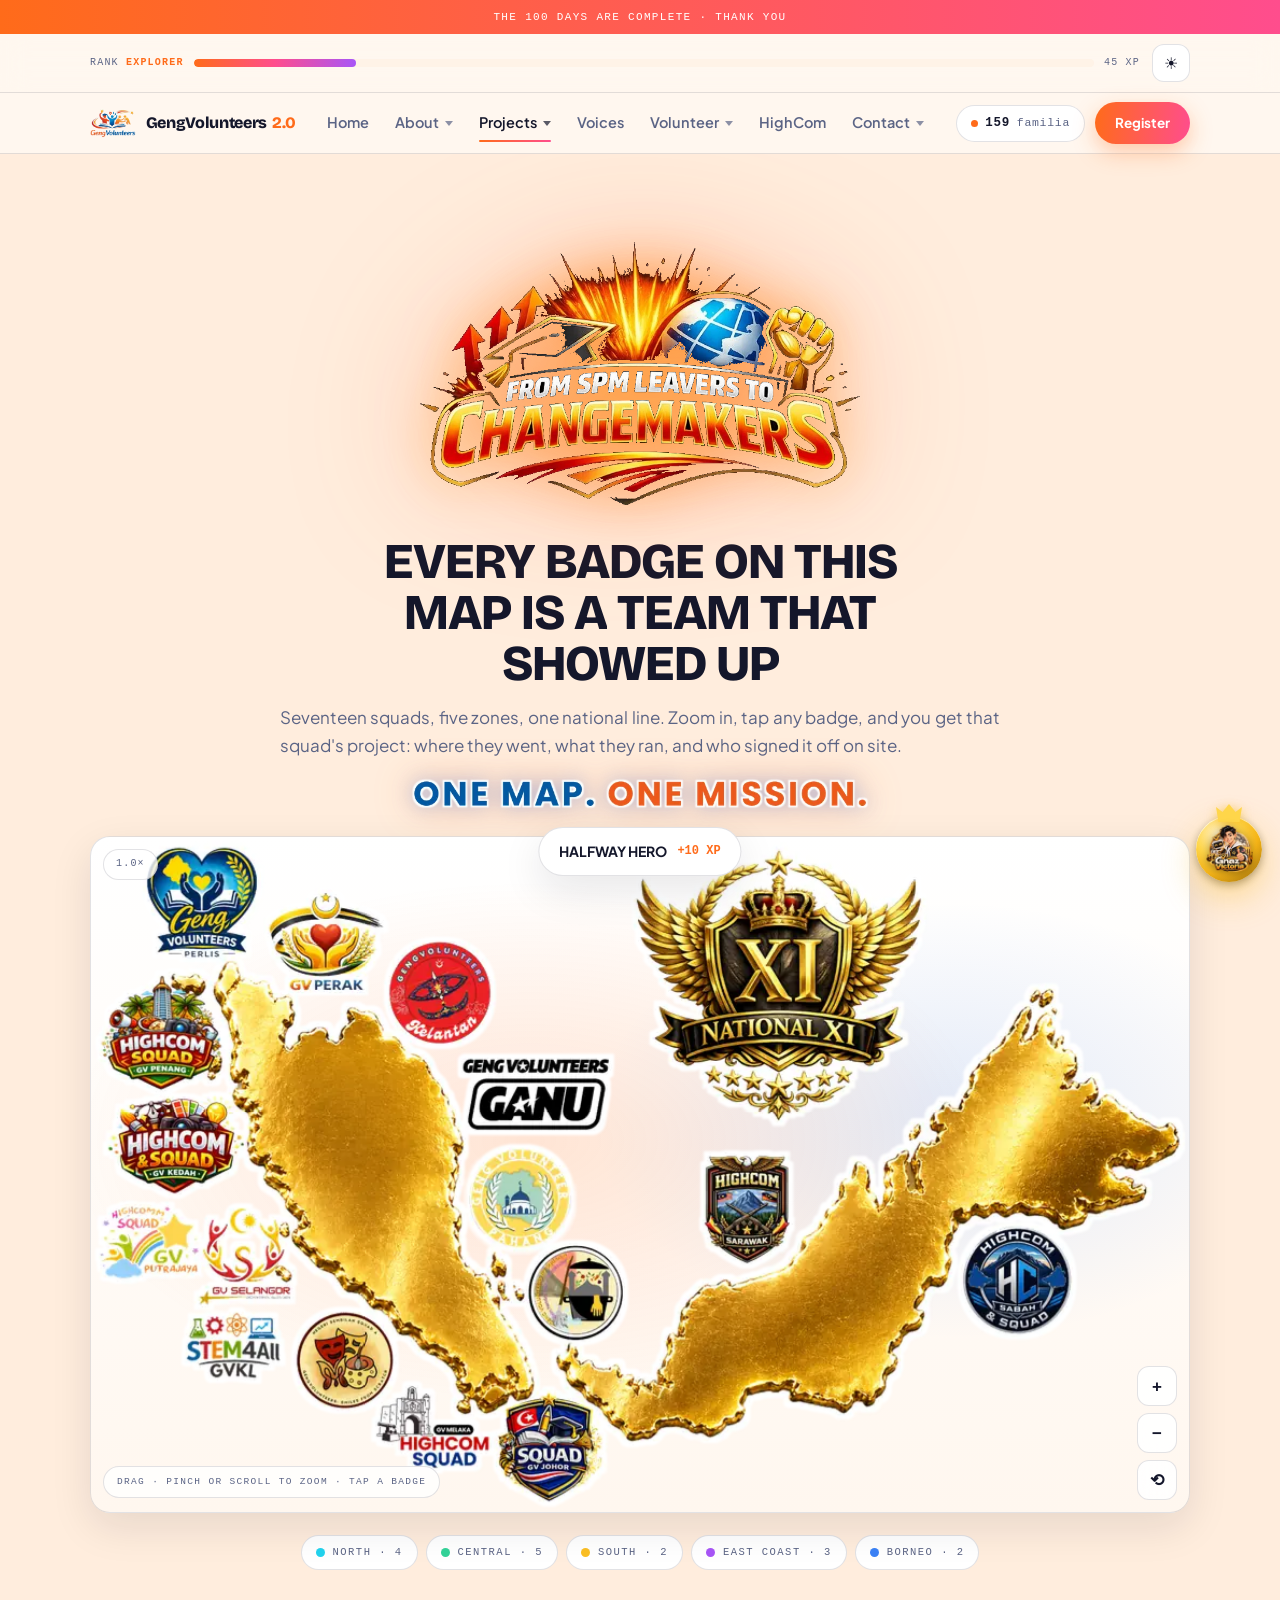
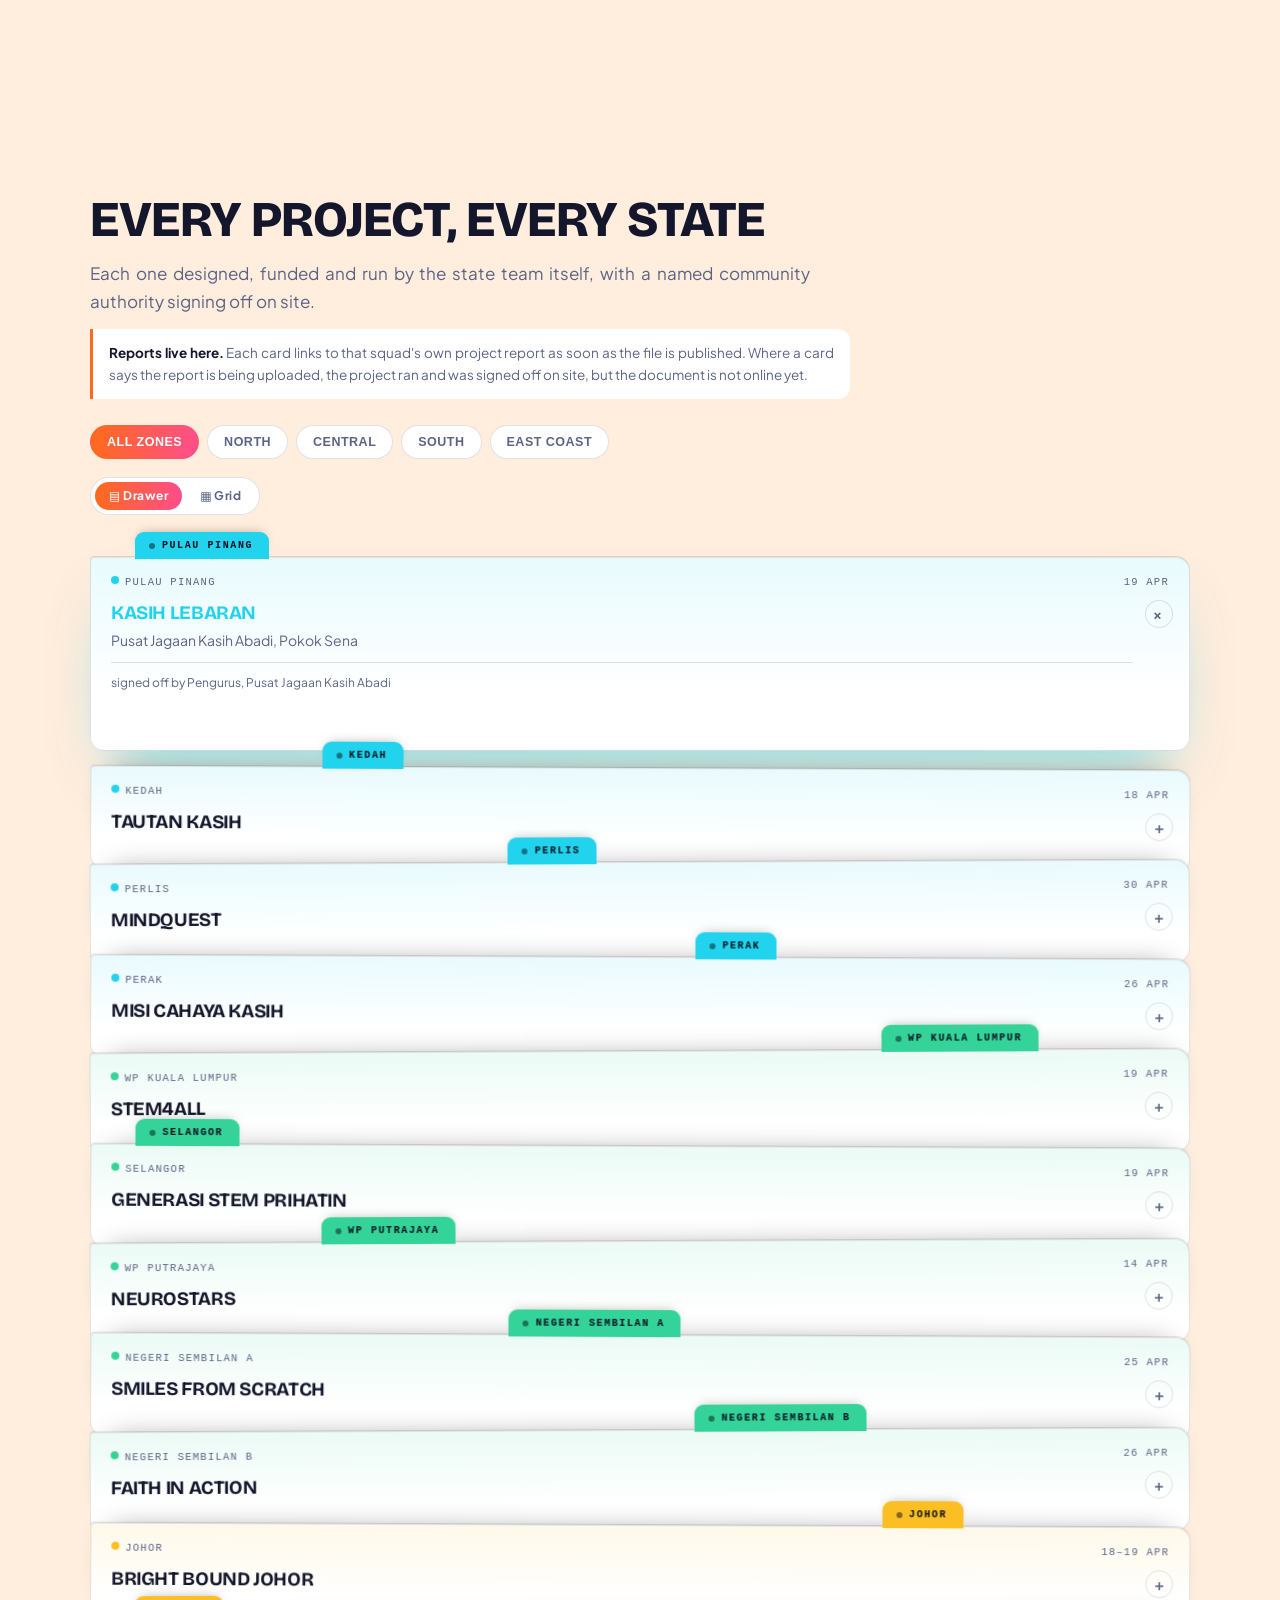
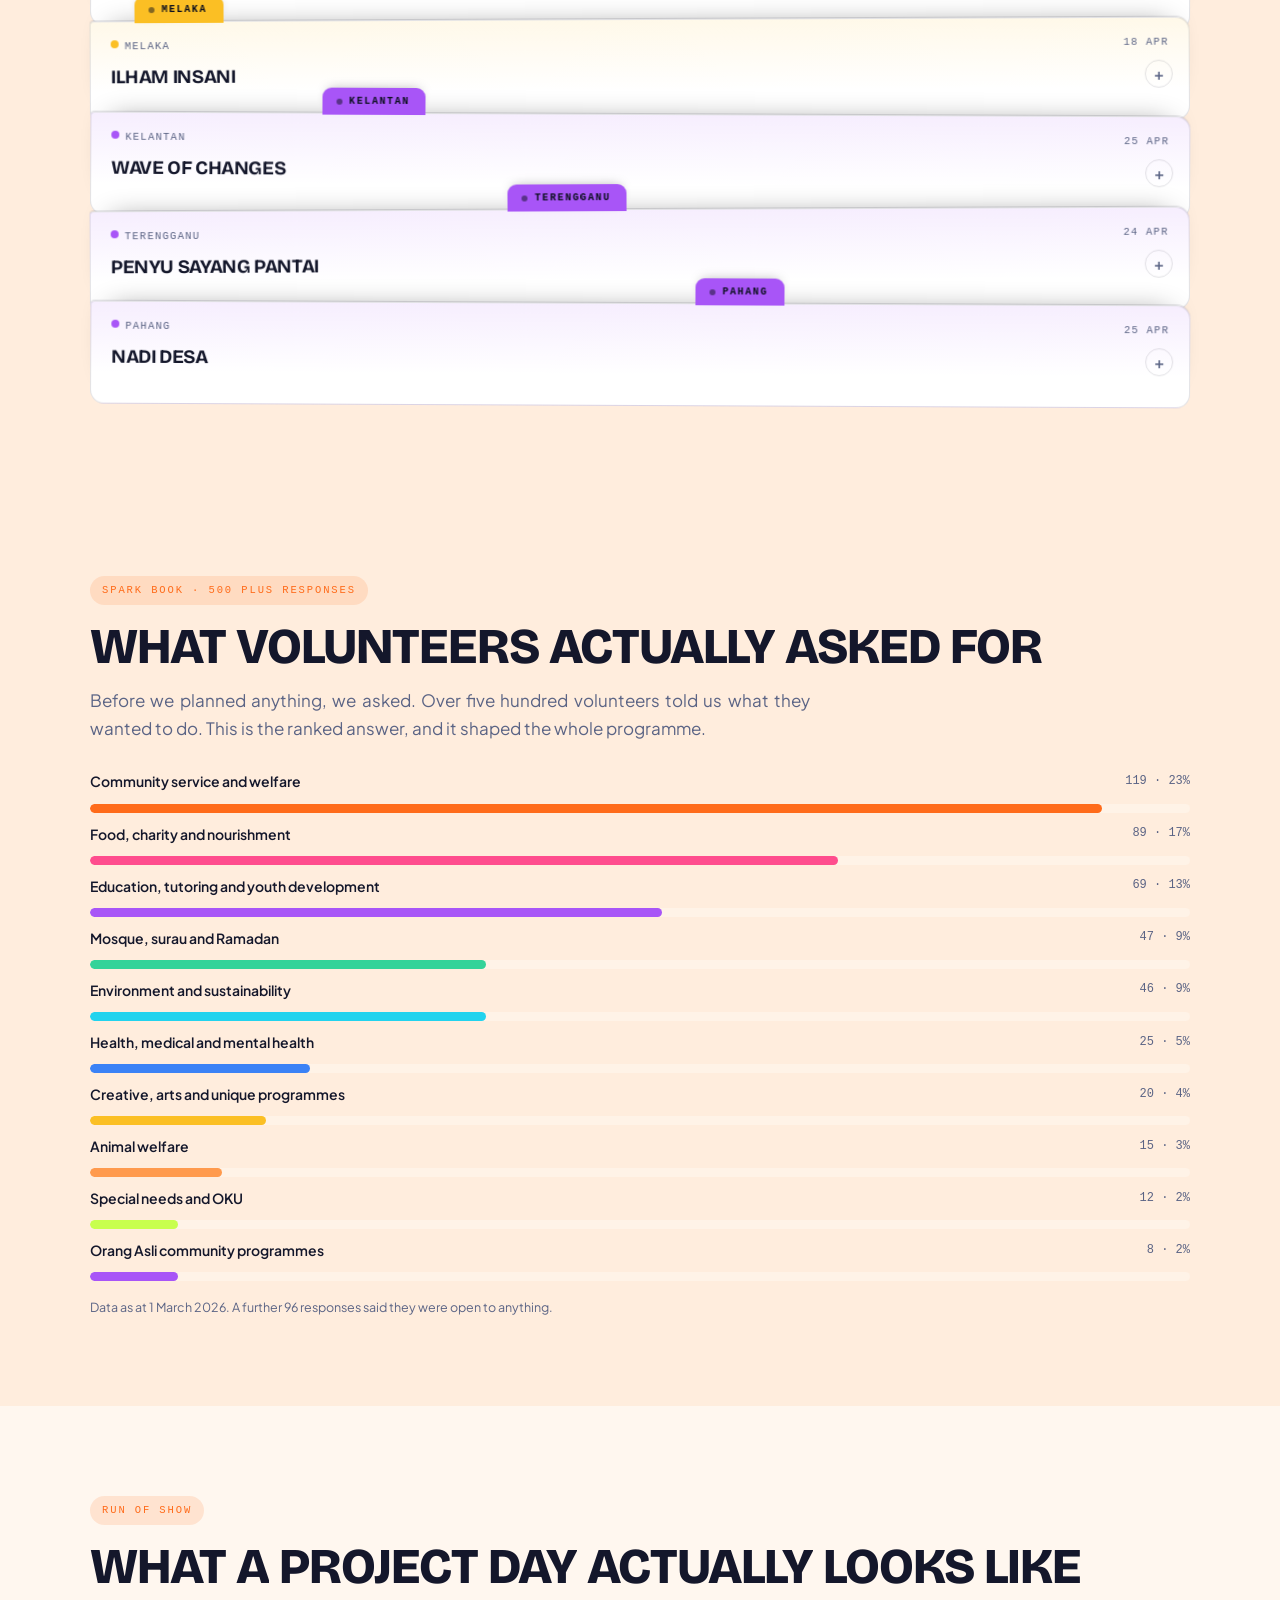
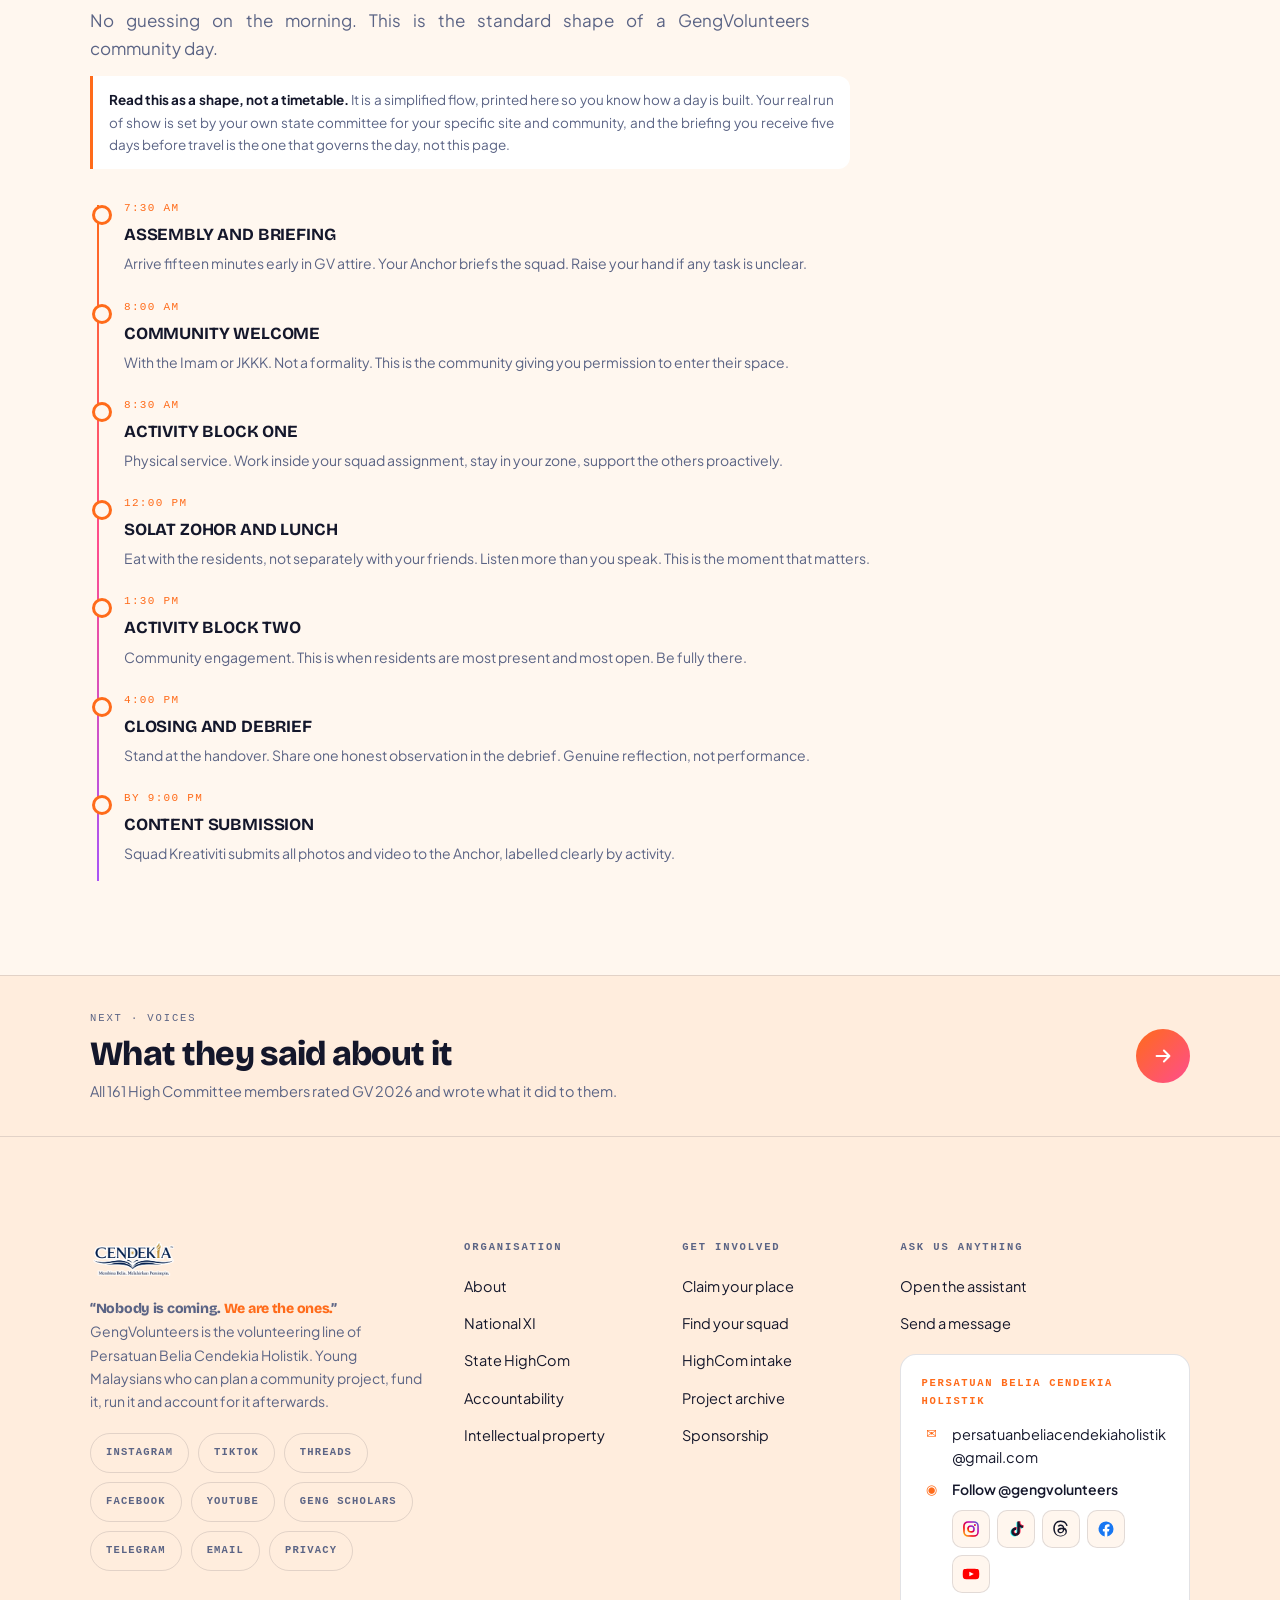
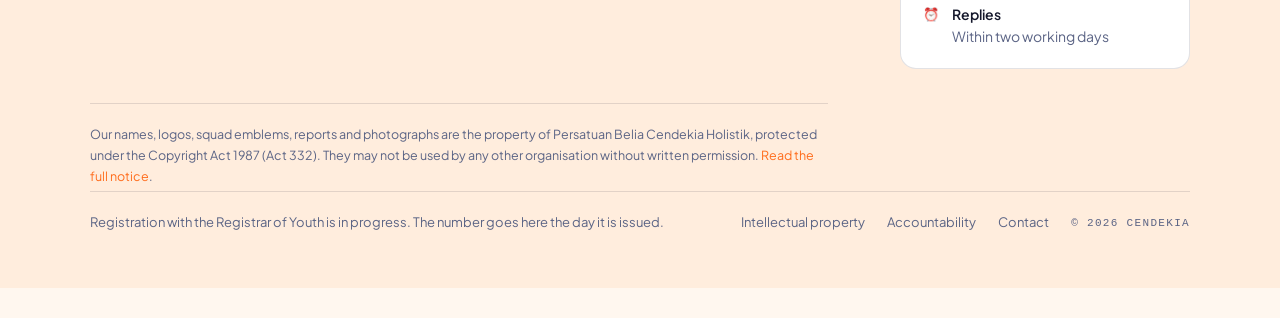
<file: projects.html>
<!DOCTYPE html>
<html lang="en" data-theme="dark">
<head>
<script id="gv-errtrap">
/* Surfaces any JS error on screen instead of failing silently. */
(function(){
  var shown=false;
  function show(msg,src,line,col){
    if(shown)return; shown=true;
    var d=document.createElement('div');
    d.setAttribute('style','position:fixed;left:0;right:0;bottom:0;z-index:99999;'+
      'background:#3B0A0A;color:#FFD9D9;font:12px/1.5 ui-monospace,Menlo,monospace;'+
      'padding:14px 16px;border-top:3px solid #FF5A5A;max-height:46vh;overflow:auto;'+
      '-webkit-overflow-scrolling:touch;white-space:pre-wrap;word-break:break-word');
    d.textContent='JS ERROR\n'+msg+'\nfile: '+(src||'?')+'\nline: '+(line||'?')+'  col: '+(col||'?');
    var put=function(){ (document.body||document.documentElement).appendChild(d) };
    if(document.body)put(); else document.addEventListener('DOMContentLoaded',put);
  }
  window.addEventListener('error',function(e){
    if(e.target&&e.target.tagName==='IMG'){return}
    if(!e.filename){return}   /* cross-origin script, nothing we can act on */
    if(e.message==='Script error.'&&!e.filename){return}
    show(e.message,e.filename,e.lineno,e.colno);
  },true);

  window.addEventListener('unhandledrejection',function(e){
    show('Unhandled promise: '+(e.reason&&e.reason.message||e.reason),'','','');
  });
})();
</script>
<meta charset="utf-8">
<meta name="viewport" content="width=device-width,initial-scale=1">
<title>Volunteer Projects Across Malaysia — GengVolunteers</title>
<meta name="description" content="Fourteen community projects across thirteen Malaysian states, March to May 2026. The squad map, every project report, and what volunteers asked for next.">
<meta name="theme-color" content="#0B0F1E">
<meta property="og:title" content="Volunteer Projects Across Malaysia — GengVolunteers">
<meta property="og:description" content="Fourteen community projects across thirteen Malaysian states, March to May 2026. The squad map, every project report, and what volunteers asked for next.">
<meta property="og:type" content="website">
<link rel="canonical" href="https://cendekiaholistikmy.github.io/gengvolunteers/projects.html">
<meta name="robots" content="index,follow,max-image-preview:large,max-snippet:-1">
<meta property="og:url" content="https://cendekiaholistikmy.github.io/gengvolunteers/projects.html">
<meta property="og:site_name" content="GengVolunteers">
<meta property="og:locale" content="en_MY">
<meta property="og:locale:alternate" content="ms_MY">
<meta property="og:image" content="https://cendekiaholistikmy.github.io/gengvolunteers/og-cover.png">
<meta property="og:image:width" content="1200">
<meta property="og:image:height" content="630">
<meta property="og:image:alt" content="GengVolunteers 2.0 — 100 days, one movement">
<meta name="twitter:card" content="summary_large_image">
<meta name="twitter:title" content="Volunteer Projects Across Malaysia — GengVolunteers">
<meta name="twitter:description" content="Fourteen community projects across thirteen Malaysian states, March to May 2026. The squad map, every project report, and what volunteers asked for next.">
<meta name="twitter:image" content="https://cendekiaholistikmy.github.io/gengvolunteers/og-cover.png">
<script type="application/ld+json">
{
 "@context": "https://schema.org",
 "@graph": [
  {
   "@type": "NGO",
   "@id": "https://cendekiaholistikmy.github.io/gengvolunteers/#org",
   "name": "GengVolunteers",
   "alternateName": [
    "GengVolunteers 2.0",
    "GV",
    "Geng Volunteers"
   ],
   "url": "https://cendekiaholistikmy.github.io/gengvolunteers/",
   "logo": "https://cendekiaholistikmy.github.io/gengvolunteers/og-cover.png",
   "email": "persatuanbeliacendekiaholistik@gmail.com",
   "parentOrganization": {
    "@type": "NGO",
    "name": "Persatuan Belia Cendekia Holistik"
   },
   "areaServed": {
    "@type": "Country",
    "name": "Malaysia"
   },
   "description": "A Malaysian youth volunteering programme that puts SPM leavers in charge of real community projects.",
   "sameAs": [
    "https://instagram.com/gengvolunteers",
    "https://tiktok.com/@gengvolunteers",
    "https://threads.net/@gengvolunteers",
    "https://facebook.com/gengvolunteers",
    "https://youtube.com/@gengvolunteers",
    "https://instagram.com/gengscholars"
   ]
  },
  {
   "@type": "WebSite",
   "@id": "https://cendekiaholistikmy.github.io/gengvolunteers/#site",
   "url": "https://cendekiaholistikmy.github.io/gengvolunteers/",
   "name": "GengVolunteers",
   "inLanguage": "en-MY",
   "publisher": {
    "@id": "https://cendekiaholistikmy.github.io/gengvolunteers/#org"
   }
  },
  {
   "@type": "WebPage",
   "@id": "https://cendekiaholistikmy.github.io/gengvolunteers/projects.html#page",
   "url": "https://cendekiaholistikmy.github.io/gengvolunteers/projects.html",
   "name": "Volunteer Projects Across Malaysia — GengVolunteers",
   "description": "Fourteen community projects across thirteen Malaysian states, March to May 2026. The squad map, every project report, and what volunteers asked for next.",
   "isPartOf": {
    "@id": "https://cendekiaholistikmy.github.io/gengvolunteers/#site"
   },
   "about": {
    "@id": "https://cendekiaholistikmy.github.io/gengvolunteers/#org"
   },
   "inLanguage": "en-MY"
  },
  {
   "@type": "BreadcrumbList",
   "itemListElement": [
    {
     "@type": "ListItem",
     "position": 1,
     "name": "Home",
     "item": "https://cendekiaholistikmy.github.io/gengvolunteers/"
    },
    {
     "@type": "ListItem",
     "position": 2,
     "name": "Volunteer Projects Across Malaysia",
     "item": "https://cendekiaholistikmy.github.io/gengvolunteers/projects.html"
    }
   ]
  }
 ]
}
</script>
<link rel="preconnect" href="https://fonts.googleapis.com">
<link rel="preconnect" href="https://fonts.gstatic.com" crossorigin>
<link href="https://fonts.googleapis.com/css2?family=Bricolage+Grotesque:opsz,wght@12..96,400;12..96,700;12..96,800&family=IBM+Plex+Mono:wght@400;500;600&family=Plus+Jakarta+Sans:wght@400;500;600;700;800&display=swap" rel="stylesheet">
<link rel="stylesheet" href="gv.css">
<link rel="stylesheet" href="gv-plus.css">
<link rel="stylesheet" href="gv-motion.css">
</head>
<body>

<div class="strip" id="strip">LOADING</div>
<div class="annbar" id="announce" style="display:none" role="status"></div>

<div class="topstack">

<div id="bar">
  <div class="bar-in">
    
    <div class="xp">
      <span class="lvl">RANK <b id="lvlName">ROOKIE</b></span>
      <span class="track"><i id="xpFill"></i></span>
      <span class="lvl" id="xpNum">0 XP</span>
    </div>
    <span class="vpill" id="visPill" hidden><i></i><b id="visBar">0</b><span>WATCHING</span></span>
    <button class="iconbtn" id="theme" aria-label="Switch between day and night mode">☾</button>
    
  </div>
</div>

<nav class="sitenav" id="sitenav" aria-label="Main">
  <div class="nav-in">
    <a class="nav-brand" href="index.html"><img id="navLogo" alt="GengVolunteers"><span>GengVolunteers<b>2.0</b></span></a>
    <button class="nav-toggle" id="navToggle" aria-expanded="false" aria-controls="navList" aria-label="Menu"><i></i><i></i><i></i></button>
    <ul class="nav-list" id="navList">
      <li class="nav-item"><a class="nav-link" href="index.html">Home</a></li>
      <li class="nav-item has-kids">
        <a class="nav-link" href="about.html">About<i class="caret" aria-hidden="true"></i></a>
        <button class="nav-open" aria-expanded="false" aria-label="Open the About menu"></button>
        <ul class="nav-sub">
          <li><a href="about.html#leaders">Who we are</a></li>
          <li><a href="about.html#leaders">National XI</a></li>
          <li><a href="about.html#quicksnaps">State High Committee</a></li>
          <li><a href="about.html#trust">Accountability</a></li>
          <li><a href="about.html#rights">Intellectual property</a></li>
        </ul>
      </li>
      <li class="nav-item has-kids">
        <a class="nav-link" aria-current="page" href="projects.html">Projects<i class="caret" aria-hidden="true"></i></a>
        <button class="nav-open" aria-expanded="false" aria-label="Open the Projects menu"></button>
        <ul class="nav-sub">
          <li><a href="projects.html#map">The squad map</a></li>
          <li><a href="projects.html#archive">Project archive</a></li>
          <li><a href="projects.html#demand">What volunteers asked for</a></li>
          <li><a href="projects.html#day">Run of show</a></li>
        </ul>
      </li>
      <li class="nav-item"><a class="nav-link" href="voices.html">Voices</a></li>
      <li class="nav-item has-kids">
        <a class="nav-link" href="volunteer.html">Volunteer<i class="caret" aria-hidden="true"></i></a>
        <button class="nav-open" aria-expanded="false" aria-label="Open the Volunteer menu"></button>
        <ul class="nav-sub">
          <li><a href="volunteer.html#join">Claim your place</a></li>
          <li><a href="volunteer.html#quiz">Find your squad</a></li>
          <li><a href="volunteer.html#squads">The four squads</a></li>
          <li><a href="volunteer.html#pledge">The dignity pledge</a></li>
          <li><a href="volunteer.html#faq">Before you ask</a></li>
          <li><a href="volunteer.html#ai">AI Story Studio ✦</a></li>
        </ul>
      </li>
      <li class="nav-item"><a class="nav-link" href="highcom.html">HighCom</a></li>
      <li class="nav-item has-kids">
        <a class="nav-link" href="contact.html">Contact<i class="caret" aria-hidden="true"></i></a>
        <button class="nav-open" aria-expanded="false" aria-label="Open the Contact menu"></button>
        <ul class="nav-sub">
          <li><a href="contact.html#social">Follow the work</a></li>
          <li><a href="contact.html#feed">From the field</a></li>
          <li><a href="contact.html#sponsor">For sponsors</a></li>
        </ul>
      </li>
    </ul>
    <div class="nav-side">
      <span class="nav-pill" id="navPill"><i></i><b id="navPillNum">&hellip;</b><span>familia</span></span>
      <a class="nav-cta" href="volunteer.html#join">Register</a>
    </div>
  </div>
</nav>

</div>

<main class="pagetop">

<section id="map" style="background:var(--bg2)">
  <div class="wrap">
    <div class="cmwrap rv">
      <span class="cmstage"><img id="cmLogo" alt="From SPM leavers to changemakers"></span>
      <h2 class="dh">EVERY BADGE ON THIS MAP IS A TEAM THAT SHOWED UP</h2>
      <p class="lede">Seventeen squads, five zones, one national line. Zoom in, tap any badge, and you get that squad's project: where they went, what they ran, and who signed it off on site.</p>
      <img class="omm" id="ommLogo" alt="One map. One mission.">
    </div>

    <div class="mapwrap rv">
      <div class="mapviewer" id="mv">
        <div class="mvstage" id="mvStage">
          <img class="mapart" id="mapArt" alt="Map of Malaysia with every GengVolunteers squad badge">
        </div>
        <div class="mvzoom" id="mvZoom">1.0×</div>
        <div class="mvhint" id="mvHint">DRAG · PINCH OR SCROLL TO ZOOM · TAP A BADGE</div>
        <div class="mvctl">
          <button id="mvIn" aria-label="Zoom in">+</button>
          <button id="mvOut" aria-label="Zoom out">−</button>
          <button id="mvReset" aria-label="Reset the map">⟲</button>
        </div>
      </div>
    </div>
    <div class="zlegend rv" id="zlegend" style="display:flex;flex-wrap:wrap;gap:8px;justify-content:center;margin-top:22px"></div>
  </div>
</section>

<section id="archive" style="background:var(--bg2)">
  <div class="wrap">
    <span class="eye rv">PROJECT ARCHIVE</span>
    <h2 class="dh rv">EVERY PROJECT, EVERY STATE</h2>
    <p class="lede rv">Each one designed, funded and run by the state team itself, with a named community authority signing off on site.</p>
    <p class="note rv"><b>Reports live here.</b> Each card links to that squad's own project report as soon as the file is published. Where a card says the report is being uploaded, the project ran and was signed off on site, but the document is not online yet.</p>
    <div class="chips rv" id="chips"></div>
    <div class="pg" id="pg"></div>
  </div>
</section>

<section id="demand" style="background:var(--bg2)">
  <div class="wrap">
    <span class="eye rv">SPARK BOOK · 500 PLUS RESPONSES</span>
    <h2 class="dh rv">WHAT VOLUNTEERS ACTUALLY ASKED FOR</h2>
    <p class="lede rv">Before we planned anything, we asked. Over five hundred volunteers told us what they wanted to do. This is the ranked answer, and it shaped the whole programme.</p>
    <div class="dm rv" id="dm"></div>
    <p class="hint rv" style="margin-top:16px">Data as at 1 March 2026. A further 96 responses said they were open to anything.</p>
  </div>
</section>

<section id="day">
  <div class="wrap">
    <span class="eye rv">RUN OF SHOW</span>
    <h2 class="dh rv">WHAT A PROJECT DAY ACTUALLY LOOKS LIKE</h2>
    <p class="lede rv">No guessing on the morning. This is the standard shape of a GengVolunteers community day.</p>
    <p class="note rv"><b>Read this as a shape, not a timetable.</b> It is a simplified flow, printed here so you know how a day is built. Your real run of show is set by your own state committee for your specific site and community, and the briefing you receive five days before travel is the one that governs the day, not this page.</p>
    <div class="rod rv" id="rod"></div>
  </div>
</section>

</main>


<div class="pager">
  <a href="voices.html">
    <span>
      <span class="lab">Next &middot; Voices</span>
      <span class="ttl">What they said about it</span>
      <span class="sub">All 161 High Committee members rated GV 2026 and wrote what it did to them.</span>
    </span>
    <span class="arw" aria-hidden="true"><svg viewBox="0 0 24 24"><path d="M5 12h14M13 6l6 6-6 6"/></svg></span>
  </a>
</div>



<footer>
  <div class="wrap">
    <div class="ftgrid">

      <div class="ftbrand">
        <img id="footLogo" alt="Cendekia">
        <p class="ftq">&ldquo;Nobody is coming. <i>We are the ones.</i>&rdquo;</p>
        <p>GengVolunteers is the volunteering line of <span id="entName"></span>.
        Young Malaysians who can plan a community project, fund it, run it and
        account for it afterwards.</p>
        <div class="ftsoc" id="fl"></div>
        <div class="vblk" id="visBox" style="display:none">
          <div class="live"><b><span class="vdot"></span><span id="visNum">&mdash;</span></b><small>TOTAL VISITS</small></div>
          <div><b id="visToday">&mdash;</b><small>TODAY</small></div>
        </div>
      </div>

      <div class="ftcol">
        <h4>Organisation</h4>
        <ul>
          <li><a href="about.html">About</a></li>
          <li><a href="about.html#leaders">National XI</a></li>
          <li><a href="about.html#quicksnaps">State HighCom</a></li>
          <li><a href="about.html#trust">Accountability</a></li>
          <li><a href="about.html#rights">Intellectual property</a></li>
        </ul>
      </div>

      <div class="ftcol">
        <h4>Get involved</h4>
        <ul>
          <li><a href="volunteer.html#join">Claim your place</a></li>
          <li><a href="volunteer.html#quiz">Find your squad</a></li>
          <li><a href="highcom.html">HighCom intake</a></li>
          <li><a href="projects.html#archive">Project archive</a></li>
          <li><a href="contact.html#sponsor">Sponsorship</a></li>
        </ul>
      </div>

      <div class="ftcol ftstay">
        <h4>Ask us anything</h4>
        <ul>
          <li><a href="#ask" data-ask="">Open the assistant</a></li>
          <li><a href="contact.html">Send a message</a></li>
        </ul>
        <div class="ftcard">
          <h5>Persatuan Belia Cendekia Holistik</h5>
          <div class="row"><span class="ic">&#9993;</span>
            <span><a href="mailto:persatuanbeliacendekiaholistik@gmail.com">persatuanbeliacendekiaholistik@gmail.com</a></span></div>
          <div class="row srow">
            <span class="ic">&#9673;</span>
            <span class="sfl">
              <b>Follow @gengvolunteers</b>
              <span class="sgrid sm">
            <a class="sbtn sm s-instagram" href="https://instagram.com/gengvolunteers" target="_blank"
               rel="noopener noreferrer" aria-label="Instagram &mdash; @gengvolunteers">
              <svg viewBox="0 0 24 24" aria-hidden="true" focusable="false">
<defs><linearGradient id="gvIg" x1="0%" y1="100%" x2="100%" y2="0%">
<stop offset="0%" stop-color="#FFD521"/><stop offset="28%" stop-color="#F50000"/>
<stop offset="68%" stop-color="#B900B4"/><stop offset="100%" stop-color="#4C68D7"/>
</linearGradient></defs>
<rect x="2.6" y="2.6" width="18.8" height="18.8" rx="5.4" fill="none"
 stroke="url(#gvIg)" stroke-width="2.1"/>
<circle cx="12" cy="12" r="4.1" fill="none" stroke="url(#gvIg)" stroke-width="2.1"/>
<circle cx="17.3" cy="6.7" r="1.35" fill="url(#gvIg)"/></svg></a>
            <a class="sbtn sm s-tiktok" href="https://tiktok.com/@gengvolunteers" target="_blank"
               rel="noopener noreferrer" aria-label="TikTok &mdash; @gengvolunteers">
              <svg viewBox="0 0 24 24" aria-hidden="true" focusable="false">
<path d="M16.9 2h-3.2v13.6a2.4 2.4 0 1 1-2.4-2.4c.23 0 .45.03.66.1V9.9a5.9 5.9 0 0 0-.66-.04
 A5.68 5.68 0 1 0 17 15.6V9.3a7.25 7.25 0 0 0 4.2 1.35V7.4A4.24 4.24 0 0 1 16.9 3.2z"
 fill="#25F4EE" transform="translate(-1.1,.9)"/>
<path d="M16.9 2h-3.2v13.6a2.4 2.4 0 1 1-2.4-2.4c.23 0 .45.03.66.1V9.9a5.9 5.9 0 0 0-.66-.04
 A5.68 5.68 0 1 0 17 15.6V9.3a7.25 7.25 0 0 0 4.2 1.35V7.4A4.24 4.24 0 0 1 16.9 3.2z"
 fill="#FE2C55" transform="translate(1.1,-.5)"/>
<path d="M16.9 2h-3.2v13.6a2.4 2.4 0 1 1-2.4-2.4c.23 0 .45.03.66.1V9.9a5.9 5.9 0 0 0-.66-.04
 A5.68 5.68 0 1 0 17 15.6V9.3a7.25 7.25 0 0 0 4.2 1.35V7.4A4.24 4.24 0 0 1 16.9 3.2z"
 class="tkfg"/></svg></a>
            <a class="sbtn sm s-threads" href="https://threads.net/@gengvolunteers" target="_blank"
               rel="noopener noreferrer" aria-label="Threads &mdash; @gengvolunteers">
              <svg viewBox="0 0 24 24" aria-hidden="true" focusable="false">
<path class="thfg" d="M16.7 11.1a7.6 7.6 0 0 0-.29-.13c-.17-3.16-1.9-4.97-4.79-4.99h-.04
 c-1.73 0-3.17.74-4.05 2.08l1.59 1.09c.66-1 1.7-1.22 2.46-1.22h.03c.94 0 1.65.27 2.1.81
 .34.39.56.93.67 1.6a12.1 12.1 0 0 0-2.72-.13c-2.74.16-4.5 1.75-4.39 3.97.06 1.13.62 2.1
 1.58 2.72.81.54 1.86.8 2.95.74 1.44-.08 2.57-.63 3.36-1.63.6-.76.98-1.74 1.14-2.98
 .69.41 1.2.96 1.48 1.61.48 1.11.51 2.94-.98 4.42-1.3 1.3-2.87 1.87-5.25 1.89-2.63-.02-4.63-.87-5.93-2.51
 C4.4 15.92 3.77 13.86 3.75 11.27c.02-2.59.65-4.65 1.87-6.13C6.92 3.5 8.92 2.65 11.55 2.63
 c2.65.02 4.68.86 6.02 2.51.66.8 1.16 1.82 1.49 3l1.87-.5c-.4-1.45-1.03-2.71-1.88-3.74
 C17.36 1.78 14.8.69 11.57.67h-.01C8.35.69 5.81 1.78 4.07 3.93 2.52 5.84 1.72 8.5 1.69 11.26v.02
 c.03 2.77.83 5.42 2.38 7.34 1.74 2.15 4.28 3.25 7.48 3.27h.01c2.85-.02 4.86-.77 6.52-2.42
 2.17-2.16 2.1-4.88 1.39-6.55-.51-1.2-1.48-2.17-2.77-2.89zm-4.88 4.88c-1.21.07-2.46-.48-2.52-1.6
 -.05-.83.59-1.76 2.6-1.88.23-.01.45-.02.67-.02.73 0 1.41.07 2.03.2-.23 2.9-1.6 3.24-2.78 3.3z"/>
</svg></a>
            <a class="sbtn sm s-facebook" href="https://facebook.com/gengvolunteers" target="_blank"
               rel="noopener noreferrer" aria-label="Facebook &mdash; gengvolunteers">
              <svg viewBox="0 0 24 24" aria-hidden="true" focusable="false">
<path fill="#1877F2" d="M22 12a10 10 0 1 0-11.56 9.88v-6.99H7.9V12h2.54V9.8c0-2.51 1.49-3.9
 3.78-3.9 1.09 0 2.24.2 2.24.2v2.46h-1.26c-1.24 0-1.63.77-1.63 1.56V12h2.78l-.45 2.89h-2.33v6.99
 A10 10 0 0 0 22 12z"/>
<path fill="#fff" d="M15.9 14.89 16.35 12h-2.78v-1.88c0-.79.39-1.56 1.63-1.56h1.26V6.1s-1.15-.2-2.24-.2
 c-2.29 0-3.78 1.39-3.78 3.9V12H7.9v2.89h2.54v6.99a10.1 10.1 0 0 0 3.13 0v-6.99z"/></svg></a>
            <a class="sbtn sm s-youtube" href="https://youtube.com/@gengvolunteers" target="_blank"
               rel="noopener noreferrer" aria-label="YouTube &mdash; @gengvolunteers">
              <svg viewBox="0 0 24 24" aria-hidden="true" focusable="false">
<path fill="#FF0000" d="M23 12s0-3.2-.41-4.74a2.51 2.51 0 0 0-1.77-1.77C19.22 5.08 12 5.08 12 5.08
 s-7.22 0-8.82.41a2.51 2.51 0 0 0-1.77 1.77C1 8.8 1 12 1 12s0 3.2.41 4.74a2.51 2.51 0 0 0 1.77 1.77
 c1.6.41 8.82.41 8.82.41s7.22 0 8.82-.41a2.51 2.51 0 0 0 1.77-1.77C23 15.2 23 12 23 12z"/>
<path fill="#fff" d="M9.75 15.02 15.77 12 9.75 8.98z"/></svg></a>
              </span>
            </span>
          </div>
          <div class="row"><span class="ic">&#9200;</span>
            <span><b>Replies</b><br>Within two working days</span></div>
        </div>
      </div>

    </div>

    <p class="ftip">Our names, logos, squad emblems, reports and photographs are
    the property of Persatuan Belia Cendekia Holistik, protected under the
    Copyright Act 1987 (Act 332). They may not be used by any other organisation
    without written permission.
    <a href="about.html#rights">Read the full notice</a>.</p>

    <div class="ftbase">
      <span id="regLine"></span>
      <nav>
        <a href="about.html#rights">Intellectual property</a>
        <a href="about.html#trust">Accountability</a>
        <a href="contact.html">Contact</a>
      </nav>
      <span id="yr"></span>
    </div>
  </div>
</footer>

<div id="dos" role="dialog" aria-modal="true" aria-labelledby="dosCode">
  <div class="veil"></div>
  <div class="panel">
    <div class="dosx">
      <span class="code" id="dosCode"></span>
      <button id="dosClose" type="button" aria-label="Close dossier">&#10005;</button>
    </div>
    <div class="dosin" id="dosBody"></div>
  </div>
</div>

<div id="sheet" role="dialog" aria-modal="true" aria-labelledby="shName">
  <div class="veil" data-shut="1"></div>
  <div class="card">
    <div class="grab"></div>
    <button class="x" id="shX" aria-label="Close">✕</button>
    <div class="shhead">
      <span class="badge" id="shBadge"></span>
      <span>
        <h3 id="shName"></h3>
        <span class="zchip" id="shZone"></span>
      </span>
    </div>
    <div id="shBody"></div>
    <div class="shbtns" id="shBtns"></div>
    <div class="shnav">
      <button id="shPrev">‹ Previous squad</button>
      <button id="shNext">Next squad ›</button>
    </div>
  </div>
</div>

<div id="lb" role="dialog" aria-modal="true" aria-label="Committee poster">
  <button id="lbClose" aria-label="Close">✕</button>
  <figure>
    <img id="lbImg" alt="">
    <figcaption><span id="lbCap"></span><span id="lbCount"></span></figcaption>
  </figure>
</div>
<div id="toast"><span id="toastTxt"></span><span class="xpp" id="toastXp"></span></div>
<iframe name="sink" id="sink" style="display:none" title="submission target"></iframe>

<script src="site-config.js"></script>
<script src="gv.js"></script>
<script src="gv-plus.js"></script>
<script src="gv-motion.js"></script>
</body>
</html>
</file>
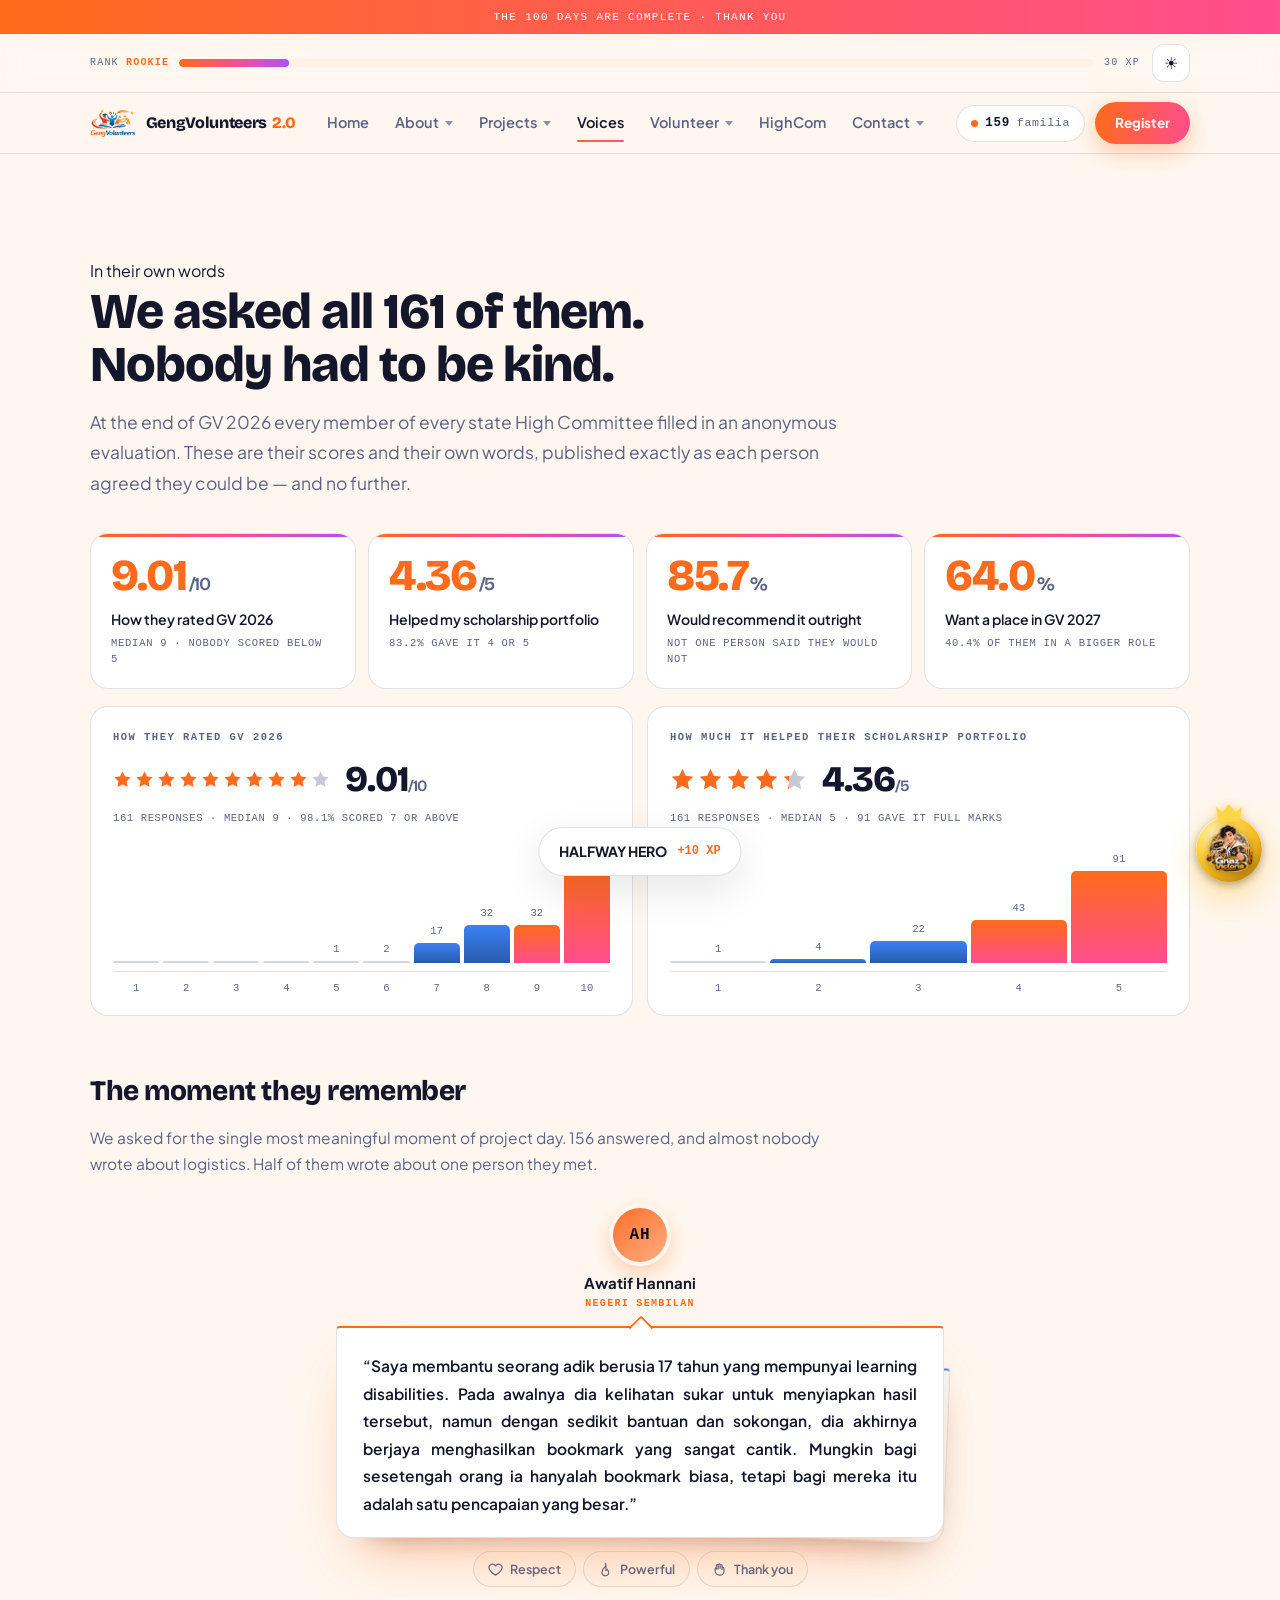
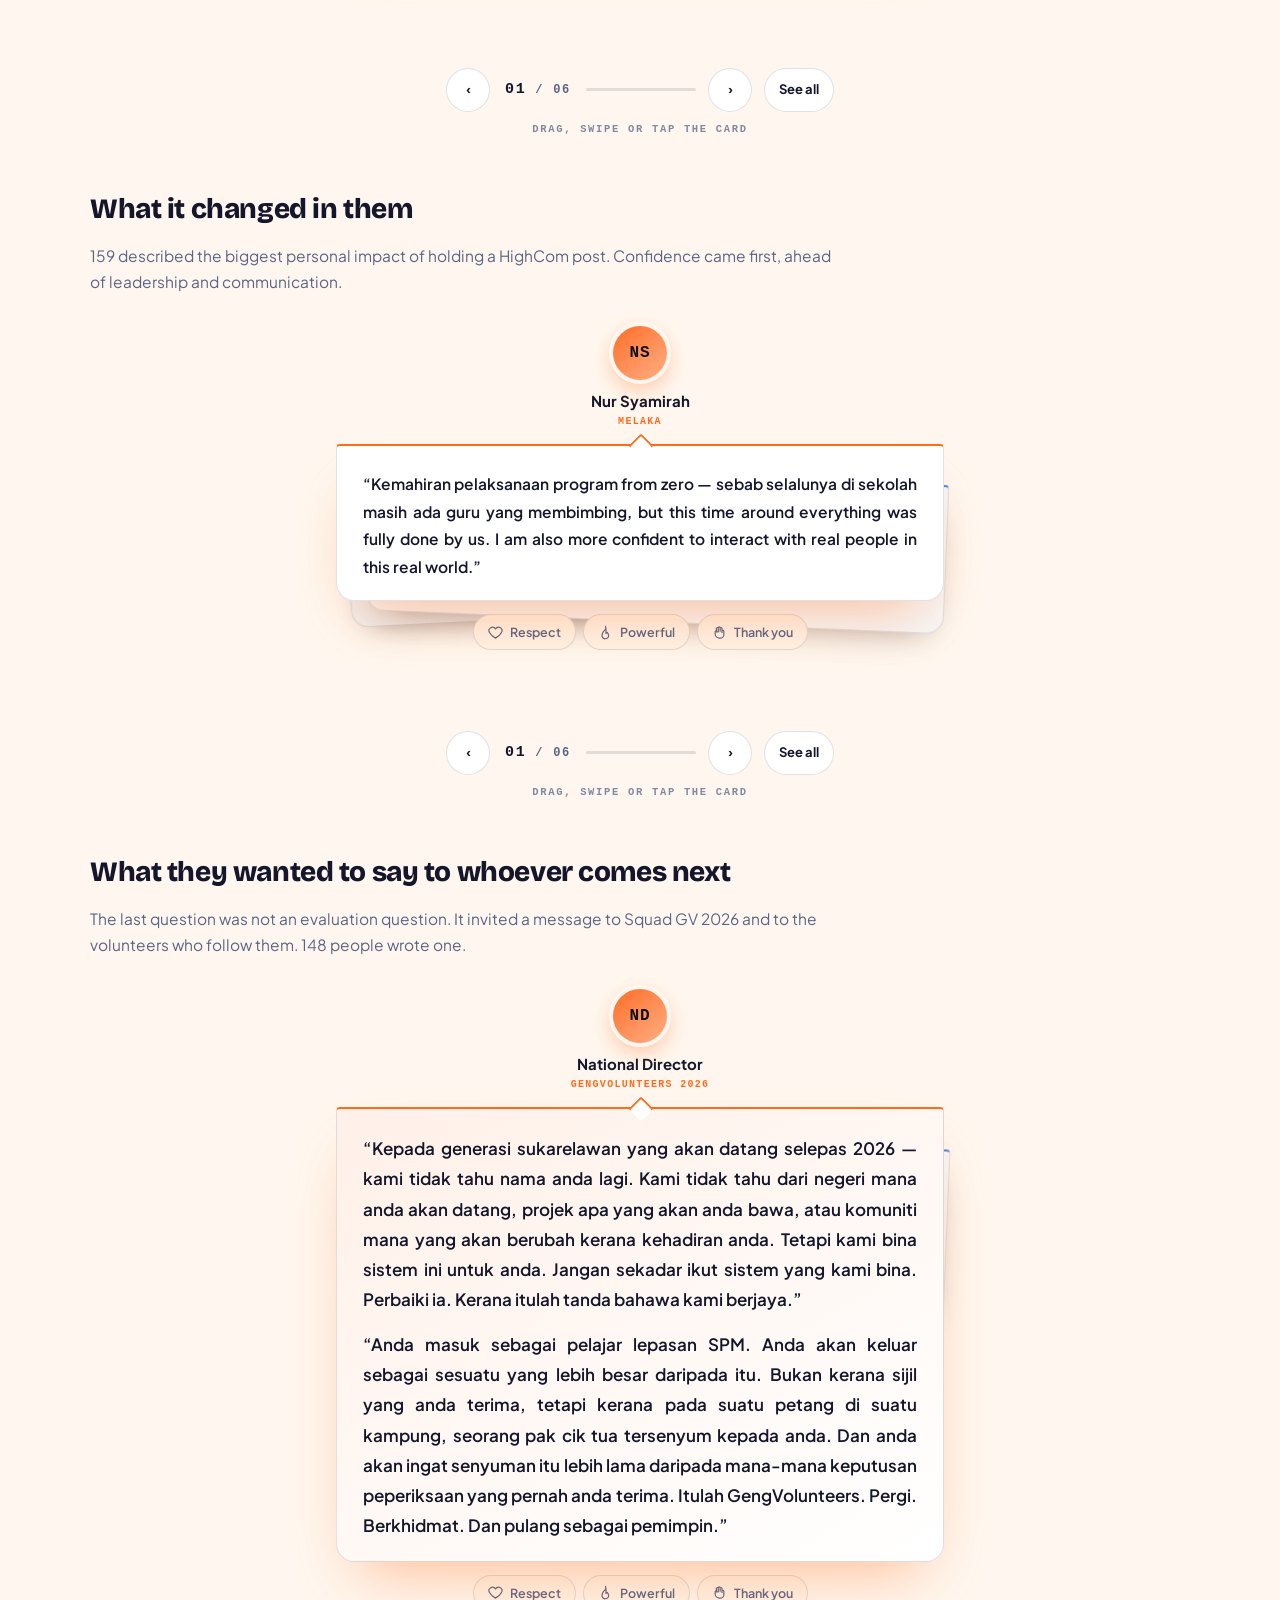
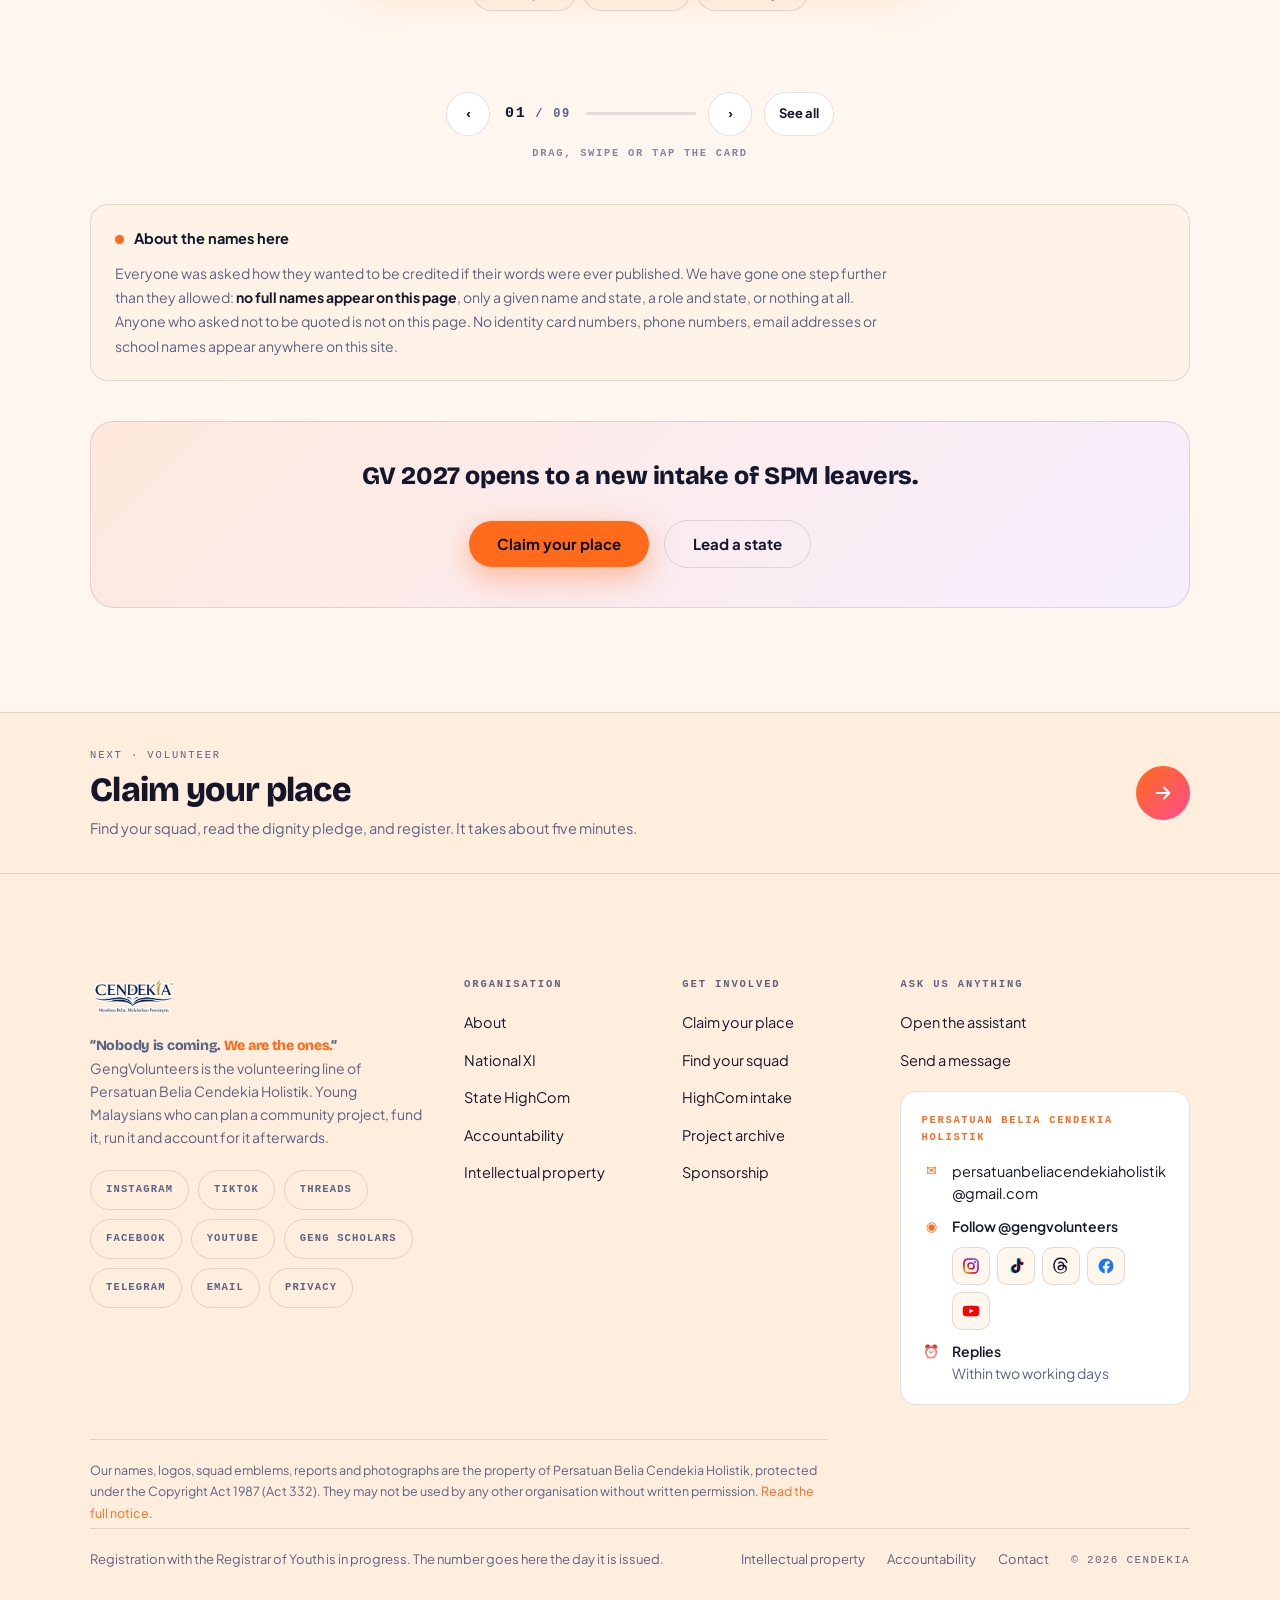
<file: voices.html>
<!DOCTYPE html>
<html lang="en" data-theme="dark">
<head>
<script id="gv-errtrap">
/* Surfaces any JS error on screen instead of failing silently. */
(function(){
  var shown=false;
  function show(msg,src,line,col){
    if(shown)return; shown=true;
    var d=document.createElement('div');
    d.setAttribute('style','position:fixed;left:0;right:0;bottom:0;z-index:99999;'+
      'background:#3B0A0A;color:#FFD9D9;font:12px/1.5 ui-monospace,Menlo,monospace;'+
      'padding:14px 16px;border-top:3px solid #FF5A5A;max-height:46vh;overflow:auto;'+
      '-webkit-overflow-scrolling:touch;white-space:pre-wrap;word-break:break-word');
    d.textContent='JS ERROR\n'+msg+'\nfile: '+(src||'?')+'\nline: '+(line||'?')+'  col: '+(col||'?');
    var put=function(){ (document.body||document.documentElement).appendChild(d) };
    if(document.body)put(); else document.addEventListener('DOMContentLoaded',put);
  }
  window.addEventListener('error',function(e){
    if(e.target&&e.target.tagName==='IMG'){return}
    if(!e.filename){return}   /* cross-origin script, nothing we can act on */
    if(e.message==='Script error.'&&!e.filename){return}
    show(e.message,e.filename,e.lineno,e.colno);
  },true);

  window.addEventListener('unhandledrejection',function(e){
    show('Unhandled promise: '+(e.reason&&e.reason.message||e.reason),'','','');
  });
})();
</script>
<meta charset="utf-8">
<meta name="viewport" content="width=device-width,initial-scale=1">
<title>What Volunteers Say About GengVolunteers — 161 Reviews</title>
<meta name="description" content="All 161 GengVolunteers 2026 High Committee members rated the programme 9.01 out of 10 and wrote what it changed in them. Their scores and their own words.">
<meta name="theme-color" content="#0B0F1E">
<meta property="og:title" content="What Volunteers Say About GengVolunteers — 161 Reviews">
<meta property="og:description" content="All 161 GengVolunteers 2026 High Committee members rated the programme 9.01 out of 10 and wrote what it changed in them. Their scores and their own words.">
<meta property="og:type" content="website">
<link rel="canonical" href="https://cendekiaholistikmy.github.io/gengvolunteers/voices.html">
<meta name="robots" content="index,follow,max-image-preview:large,max-snippet:-1">
<meta property="og:url" content="https://cendekiaholistikmy.github.io/gengvolunteers/voices.html">
<meta property="og:site_name" content="GengVolunteers">
<meta property="og:locale" content="en_MY">
<meta property="og:locale:alternate" content="ms_MY">
<meta property="og:image" content="https://cendekiaholistikmy.github.io/gengvolunteers/og-cover.png">
<meta property="og:image:width" content="1200">
<meta property="og:image:height" content="630">
<meta property="og:image:alt" content="GengVolunteers 2.0 — 100 days, one movement">
<meta name="twitter:card" content="summary_large_image">
<meta name="twitter:title" content="What Volunteers Say About GengVolunteers — 161 Reviews">
<meta name="twitter:description" content="All 161 GengVolunteers 2026 High Committee members rated the programme 9.01 out of 10 and wrote what it changed in them. Their scores and their own words.">
<meta name="twitter:image" content="https://cendekiaholistikmy.github.io/gengvolunteers/og-cover.png">
<script type="application/ld+json">
{
 "@context": "https://schema.org",
 "@graph": [
  {
   "@type": "NGO",
   "@id": "https://cendekiaholistikmy.github.io/gengvolunteers/#org",
   "name": "GengVolunteers",
   "alternateName": [
    "GengVolunteers 2.0",
    "GV",
    "Geng Volunteers"
   ],
   "url": "https://cendekiaholistikmy.github.io/gengvolunteers/",
   "logo": "https://cendekiaholistikmy.github.io/gengvolunteers/og-cover.png",
   "email": "persatuanbeliacendekiaholistik@gmail.com",
   "parentOrganization": {
    "@type": "NGO",
    "name": "Persatuan Belia Cendekia Holistik"
   },
   "areaServed": {
    "@type": "Country",
    "name": "Malaysia"
   },
   "description": "A Malaysian youth volunteering programme that puts SPM leavers in charge of real community projects.",
   "sameAs": [
    "https://instagram.com/gengvolunteers",
    "https://tiktok.com/@gengvolunteers",
    "https://threads.net/@gengvolunteers",
    "https://facebook.com/gengvolunteers",
    "https://youtube.com/@gengvolunteers",
    "https://instagram.com/gengscholars"
   ]
  },
  {
   "@type": "WebSite",
   "@id": "https://cendekiaholistikmy.github.io/gengvolunteers/#site",
   "url": "https://cendekiaholistikmy.github.io/gengvolunteers/",
   "name": "GengVolunteers",
   "inLanguage": "en-MY",
   "publisher": {
    "@id": "https://cendekiaholistikmy.github.io/gengvolunteers/#org"
   }
  },
  {
   "@type": "WebPage",
   "@id": "https://cendekiaholistikmy.github.io/gengvolunteers/voices.html#page",
   "url": "https://cendekiaholistikmy.github.io/gengvolunteers/voices.html",
   "name": "What Volunteers Say About GengVolunteers — 161 Reviews",
   "description": "All 161 GengVolunteers 2026 High Committee members rated the programme 9.01 out of 10 and wrote what it changed in them. Their scores and their own words.",
   "isPartOf": {
    "@id": "https://cendekiaholistikmy.github.io/gengvolunteers/#site"
   },
   "about": {
    "@id": "https://cendekiaholistikmy.github.io/gengvolunteers/#org"
   },
   "inLanguage": "en-MY"
  },
  {
   "@type": "BreadcrumbList",
   "itemListElement": [
    {
     "@type": "ListItem",
     "position": 1,
     "name": "Home",
     "item": "https://cendekiaholistikmy.github.io/gengvolunteers/"
    },
    {
     "@type": "ListItem",
     "position": 2,
     "name": "What Volunteers Say About GengVolunteers",
     "item": "https://cendekiaholistikmy.github.io/gengvolunteers/voices.html"
    }
   ]
  }
 ]
}
</script>
<link rel="preconnect" href="https://fonts.googleapis.com">
<link rel="preconnect" href="https://fonts.gstatic.com" crossorigin>
<link href="https://fonts.googleapis.com/css2?family=Bricolage+Grotesque:opsz,wght@12..96,400;12..96,700;12..96,800&family=IBM+Plex+Mono:wght@400;500;600&family=Plus+Jakarta+Sans:wght@400;500;600;700;800&display=swap" rel="stylesheet">
<link rel="stylesheet" href="gv.css">
<link rel="stylesheet" href="gv-plus.css">
<link rel="stylesheet" href="gv-motion.css">
</head>
<body>

<div class="strip" id="strip">LOADING</div>
<div class="annbar" id="announce" style="display:none" role="status"></div>

<div class="topstack">

<div id="bar">
  <div class="bar-in">
    
    <div class="xp">
      <span class="lvl">RANK <b id="lvlName">ROOKIE</b></span>
      <span class="track"><i id="xpFill"></i></span>
      <span class="lvl" id="xpNum">0 XP</span>
    </div>
    <span class="vpill" id="visPill" hidden><i></i><b id="visBar">0</b><span>WATCHING</span></span>
    <button class="iconbtn" id="theme" aria-label="Switch between day and night mode">☾</button>
    
  </div>
</div>

<nav class="sitenav" id="sitenav" aria-label="Main">
  <div class="nav-in">
    <a class="nav-brand" href="index.html"><img id="navLogo" alt="GengVolunteers"><span>GengVolunteers<b>2.0</b></span></a>
    <button class="nav-toggle" id="navToggle" aria-expanded="false" aria-controls="navList" aria-label="Menu"><i></i><i></i><i></i></button>
    <ul class="nav-list" id="navList">
      <li class="nav-item"><a class="nav-link" href="index.html">Home</a></li>
      <li class="nav-item has-kids">
        <a class="nav-link" href="about.html">About<i class="caret" aria-hidden="true"></i></a>
        <button class="nav-open" aria-expanded="false" aria-label="Open the About menu"></button>
        <ul class="nav-sub">
          <li><a href="about.html#leaders">Who we are</a></li>
          <li><a href="about.html#leaders">National XI</a></li>
          <li><a href="about.html#quicksnaps">State High Committee</a></li>
          <li><a href="about.html#trust">Accountability</a></li>
          <li><a href="about.html#rights">Intellectual property</a></li>
        </ul>
      </li>
      <li class="nav-item has-kids">
        <a class="nav-link" href="projects.html">Projects<i class="caret" aria-hidden="true"></i></a>
        <button class="nav-open" aria-expanded="false" aria-label="Open the Projects menu"></button>
        <ul class="nav-sub">
          <li><a href="projects.html#map">The squad map</a></li>
          <li><a href="projects.html#archive">Project archive</a></li>
          <li><a href="projects.html#demand">What volunteers asked for</a></li>
          <li><a href="projects.html#day">Run of show</a></li>
        </ul>
      </li>
      <li class="nav-item"><a class="nav-link" aria-current="page" href="voices.html">Voices</a></li>
      <li class="nav-item has-kids">
        <a class="nav-link" href="volunteer.html">Volunteer<i class="caret" aria-hidden="true"></i></a>
        <button class="nav-open" aria-expanded="false" aria-label="Open the Volunteer menu"></button>
        <ul class="nav-sub">
          <li><a href="volunteer.html#join">Claim your place</a></li>
          <li><a href="volunteer.html#quiz">Find your squad</a></li>
          <li><a href="volunteer.html#squads">The four squads</a></li>
          <li><a href="volunteer.html#pledge">The dignity pledge</a></li>
          <li><a href="volunteer.html#faq">Before you ask</a></li>
          <li><a href="volunteer.html#ai">AI Story Studio ✦</a></li>
        </ul>
      </li>
      <li class="nav-item"><a class="nav-link" href="highcom.html">HighCom</a></li>
      <li class="nav-item has-kids">
        <a class="nav-link" href="contact.html">Contact<i class="caret" aria-hidden="true"></i></a>
        <button class="nav-open" aria-expanded="false" aria-label="Open the Contact menu"></button>
        <ul class="nav-sub">
          <li><a href="contact.html#social">Follow the work</a></li>
          <li><a href="contact.html#feed">From the field</a></li>
          <li><a href="contact.html#sponsor">For sponsors</a></li>
        </ul>
      </li>
    </ul>
    <div class="nav-side">
      <span class="nav-pill" id="navPill"><i></i><b id="navPillNum">&hellip;</b><span>familia</span></span>
      <a class="nav-cta" href="volunteer.html#join">Register</a>
    </div>
  </div>
</nav>

</div>

<main class="pagetop">


<section id="voices" class="iv">
  <div class="wrap">

    <header class="ivhead" data-rev>
      <p class="eyebrow"><i></i>In their own words</p>
      <h2>We asked all 161 of them.<br>Nobody had to be kind.</h2>
      <p class="ivlede">At the end of GV 2026 every member of every state High Committee
        filled in an anonymous evaluation. These are their scores and their own words,
        published exactly as each person agreed they could be &mdash; and no further.</p>
    </header>

    <div class="ivtiles"><div class="ivtile" data-rev><div class="n">9.01<s>/10</s></div><div class="l">How they rated GV 2026</div><div class="s">median 9 &middot; nobody scored below 5</div></div><div class="ivtile" data-rev><div class="n">4.36<s>/5</s></div><div class="l">Helped my scholarship portfolio</div><div class="s">83.2% gave it 4 or 5</div></div><div class="ivtile" data-rev><div class="n">85.7<s>%</s></div><div class="l">Would recommend it outright</div><div class="s">not one person said they would not</div></div><div class="ivtile" data-rev><div class="n">64.0<s>%</s></div><div class="l">Want a place in GV 2027</div><div class="s">40.4% of them in a bigger role</div></div></div>

    <div class="ivrates">
      <div class="ivrate" data-rev>
        <p class="ivk">How they rated GV 2026</p>
        <div class="ivsline"><span class="ivstars" style="--sz:19px" role="img" aria-label="9.01 out of 10"><span class="ivrow trk"><svg viewBox="0 0 24 24" aria-hidden="true"><path d="M12 1.8l3.1 6.5 7.1 1-5.2 5 1.3 7L12 18l-6.3 3.3 1.3-7-5.2-5 7.1-1z"/></svg><svg viewBox="0 0 24 24" aria-hidden="true"><path d="M12 1.8l3.1 6.5 7.1 1-5.2 5 1.3 7L12 18l-6.3 3.3 1.3-7-5.2-5 7.1-1z"/></svg><svg viewBox="0 0 24 24" aria-hidden="true"><path d="M12 1.8l3.1 6.5 7.1 1-5.2 5 1.3 7L12 18l-6.3 3.3 1.3-7-5.2-5 7.1-1z"/></svg><svg viewBox="0 0 24 24" aria-hidden="true"><path d="M12 1.8l3.1 6.5 7.1 1-5.2 5 1.3 7L12 18l-6.3 3.3 1.3-7-5.2-5 7.1-1z"/></svg><svg viewBox="0 0 24 24" aria-hidden="true"><path d="M12 1.8l3.1 6.5 7.1 1-5.2 5 1.3 7L12 18l-6.3 3.3 1.3-7-5.2-5 7.1-1z"/></svg><svg viewBox="0 0 24 24" aria-hidden="true"><path d="M12 1.8l3.1 6.5 7.1 1-5.2 5 1.3 7L12 18l-6.3 3.3 1.3-7-5.2-5 7.1-1z"/></svg><svg viewBox="0 0 24 24" aria-hidden="true"><path d="M12 1.8l3.1 6.5 7.1 1-5.2 5 1.3 7L12 18l-6.3 3.3 1.3-7-5.2-5 7.1-1z"/></svg><svg viewBox="0 0 24 24" aria-hidden="true"><path d="M12 1.8l3.1 6.5 7.1 1-5.2 5 1.3 7L12 18l-6.3 3.3 1.3-7-5.2-5 7.1-1z"/></svg><svg viewBox="0 0 24 24" aria-hidden="true"><path d="M12 1.8l3.1 6.5 7.1 1-5.2 5 1.3 7L12 18l-6.3 3.3 1.3-7-5.2-5 7.1-1z"/></svg><svg viewBox="0 0 24 24" aria-hidden="true"><path d="M12 1.8l3.1 6.5 7.1 1-5.2 5 1.3 7L12 18l-6.3 3.3 1.3-7-5.2-5 7.1-1z"/></svg></span><span class="ivfill" style="width:90.10%"><span class="ivrow"><svg viewBox="0 0 24 24" aria-hidden="true"><path d="M12 1.8l3.1 6.5 7.1 1-5.2 5 1.3 7L12 18l-6.3 3.3 1.3-7-5.2-5 7.1-1z"/></svg><svg viewBox="0 0 24 24" aria-hidden="true"><path d="M12 1.8l3.1 6.5 7.1 1-5.2 5 1.3 7L12 18l-6.3 3.3 1.3-7-5.2-5 7.1-1z"/></svg><svg viewBox="0 0 24 24" aria-hidden="true"><path d="M12 1.8l3.1 6.5 7.1 1-5.2 5 1.3 7L12 18l-6.3 3.3 1.3-7-5.2-5 7.1-1z"/></svg><svg viewBox="0 0 24 24" aria-hidden="true"><path d="M12 1.8l3.1 6.5 7.1 1-5.2 5 1.3 7L12 18l-6.3 3.3 1.3-7-5.2-5 7.1-1z"/></svg><svg viewBox="0 0 24 24" aria-hidden="true"><path d="M12 1.8l3.1 6.5 7.1 1-5.2 5 1.3 7L12 18l-6.3 3.3 1.3-7-5.2-5 7.1-1z"/></svg><svg viewBox="0 0 24 24" aria-hidden="true"><path d="M12 1.8l3.1 6.5 7.1 1-5.2 5 1.3 7L12 18l-6.3 3.3 1.3-7-5.2-5 7.1-1z"/></svg><svg viewBox="0 0 24 24" aria-hidden="true"><path d="M12 1.8l3.1 6.5 7.1 1-5.2 5 1.3 7L12 18l-6.3 3.3 1.3-7-5.2-5 7.1-1z"/></svg><svg viewBox="0 0 24 24" aria-hidden="true"><path d="M12 1.8l3.1 6.5 7.1 1-5.2 5 1.3 7L12 18l-6.3 3.3 1.3-7-5.2-5 7.1-1z"/></svg><svg viewBox="0 0 24 24" aria-hidden="true"><path d="M12 1.8l3.1 6.5 7.1 1-5.2 5 1.3 7L12 18l-6.3 3.3 1.3-7-5.2-5 7.1-1z"/></svg><svg viewBox="0 0 24 24" aria-hidden="true"><path d="M12 1.8l3.1 6.5 7.1 1-5.2 5 1.3 7L12 18l-6.3 3.3 1.3-7-5.2-5 7.1-1z"/></svg></span></span></span><span class="ivnum">9.01<s>/10</s></span></div>
        <p class="ivsub">161 responses &middot; median 9 &middot; 98.1% scored 7 or above</p>
        <span class="ivhist"><span class="ivcol" title="nobody scored 1"><b></b><i style="height:2px"></i></span><span class="ivcol" title="nobody scored 2"><b></b><i style="height:2px"></i></span><span class="ivcol" title="nobody scored 3"><b></b><i style="height:2px"></i></span><span class="ivcol" title="nobody scored 4"><b></b><i style="height:2px"></i></span><span class="ivcol" title="1 of 161 scored 5"><b>1</b><i style="height:2px"></i></span><span class="ivcol" title="2 of 161 scored 6"><b>2</b><i style="height:2px"></i></span><span class="ivcol mid" title="17 of 161 scored 7"><b>17</b><i style="height:20px"></i></span><span class="ivcol mid" title="32 of 161 scored 8"><b>32</b><i style="height:38px"></i></span><span class="ivcol on" title="32 of 161 scored 9"><b>32</b><i style="height:38px"></i></span><span class="ivcol on" title="77 of 161 scored 10"><b>77</b><i style="height:92px"></i></span></span><span class="ivax"><span>1</span><span>2</span><span>3</span><span>4</span><span>5</span><span>6</span><span>7</span><span>8</span><span>9</span><span>10</span></span>
      </div>
      <div class="ivrate" data-rev>
        <p class="ivk">How much it helped their scholarship portfolio</p>
        <div class="ivsline"><span class="ivstars" style="--sz:25px" role="img" aria-label="4.36 out of 5"><span class="ivrow trk"><svg viewBox="0 0 24 24" aria-hidden="true"><path d="M12 1.8l3.1 6.5 7.1 1-5.2 5 1.3 7L12 18l-6.3 3.3 1.3-7-5.2-5 7.1-1z"/></svg><svg viewBox="0 0 24 24" aria-hidden="true"><path d="M12 1.8l3.1 6.5 7.1 1-5.2 5 1.3 7L12 18l-6.3 3.3 1.3-7-5.2-5 7.1-1z"/></svg><svg viewBox="0 0 24 24" aria-hidden="true"><path d="M12 1.8l3.1 6.5 7.1 1-5.2 5 1.3 7L12 18l-6.3 3.3 1.3-7-5.2-5 7.1-1z"/></svg><svg viewBox="0 0 24 24" aria-hidden="true"><path d="M12 1.8l3.1 6.5 7.1 1-5.2 5 1.3 7L12 18l-6.3 3.3 1.3-7-5.2-5 7.1-1z"/></svg><svg viewBox="0 0 24 24" aria-hidden="true"><path d="M12 1.8l3.1 6.5 7.1 1-5.2 5 1.3 7L12 18l-6.3 3.3 1.3-7-5.2-5 7.1-1z"/></svg></span><span class="ivfill" style="width:87.20%"><span class="ivrow"><svg viewBox="0 0 24 24" aria-hidden="true"><path d="M12 1.8l3.1 6.5 7.1 1-5.2 5 1.3 7L12 18l-6.3 3.3 1.3-7-5.2-5 7.1-1z"/></svg><svg viewBox="0 0 24 24" aria-hidden="true"><path d="M12 1.8l3.1 6.5 7.1 1-5.2 5 1.3 7L12 18l-6.3 3.3 1.3-7-5.2-5 7.1-1z"/></svg><svg viewBox="0 0 24 24" aria-hidden="true"><path d="M12 1.8l3.1 6.5 7.1 1-5.2 5 1.3 7L12 18l-6.3 3.3 1.3-7-5.2-5 7.1-1z"/></svg><svg viewBox="0 0 24 24" aria-hidden="true"><path d="M12 1.8l3.1 6.5 7.1 1-5.2 5 1.3 7L12 18l-6.3 3.3 1.3-7-5.2-5 7.1-1z"/></svg><svg viewBox="0 0 24 24" aria-hidden="true"><path d="M12 1.8l3.1 6.5 7.1 1-5.2 5 1.3 7L12 18l-6.3 3.3 1.3-7-5.2-5 7.1-1z"/></svg></span></span></span><span class="ivnum">4.36<s>/5</s></span></div>
        <p class="ivsub">161 responses &middot; median 5 &middot; 91 gave it full marks</p>
        <span class="ivhist"><span class="ivcol" title="1 of 161 scored 1"><b>1</b><i style="height:2px"></i></span><span class="ivcol mid" title="4 of 161 scored 2"><b>4</b><i style="height:4px"></i></span><span class="ivcol mid" title="22 of 161 scored 3"><b>22</b><i style="height:22px"></i></span><span class="ivcol on" title="43 of 161 scored 4"><b>43</b><i style="height:43px"></i></span><span class="ivcol on" title="91 of 161 scored 5"><b>91</b><i style="height:92px"></i></span></span><span class="ivax"><span>1</span><span>2</span><span>3</span><span>4</span><span>5</span></span>
      </div>
    </div>

    <h3 class="ivh" data-rev>The moment they remember</h3>
    <p class="ivp" data-rev>We asked for the single most meaningful moment of project day.
      156 answered, and almost nobody wrote about logistics. Half of them wrote about
      one person they met.</p>
    <div class="thread"><article class="msg" style="--hue:#FF6B1A" data-rev>  <div class="ava" aria-hidden="true">AH</div>  <div class="who">Awatif Hannani</div>  <div class="whr">Negeri Sembilan</div>  <div class="bub"><p>&ldquo;Saya membantu seorang adik berusia 17 tahun yang mempunyai learning disabilities. Pada awalnya dia kelihatan sukar untuk menyiapkan hasil tersebut, namun dengan sedikit bantuan dan sokongan, dia akhirnya berjaya menghasilkan bookmark yang sangat cantik. Mungkin bagi sesetengah orang ia hanyalah bookmark biasa, tetapi bagi mereka itu adalah satu pencapaian yang besar.&rdquo;</p></div>  <div class="rxrow"><button class="rx" type="button" data-q="q0" data-r="heart" aria-pressed="false" aria-label="Respect"><svg viewBox="0 0 24 24" aria-hidden="true"><path d="M12 21s-7.5-4.6-9.6-9A5.4 5.4 0 0 1 12 6.2 5.4 5.4 0 0 1 21.6 12c-2.1 4.4-9.6 9-9.6 9z"/></svg><span>Respect</span></button><button class="rx" type="button" data-q="q0" data-r="fire" aria-pressed="false" aria-label="Powerful"><svg viewBox="0 0 24 24" aria-hidden="true"><path d="M12 2s1.5 3.2-.6 5.7C9 10.5 7 11.6 7 14.6A5 5 0 0 0 12 22a5 5 0 0 0 5-5.2c0-2-1-3.4-2.2-4.8-.8 1-1.6 1.4-2.3 1.4 1.4-3.4.1-6.6-.5-11.4z"/></svg><span>Powerful</span></button><button class="rx" type="button" data-q="q0" data-r="hands" aria-pressed="false" aria-label="Thank you"><svg viewBox="0 0 24 24" aria-hidden="true"><path d="M7 11V5.5a1.5 1.5 0 0 1 3 0V11m0-1V4.5a1.5 1.5 0 0 1 3 0V10m0 0V5.5a1.5 1.5 0 0 1 3 0V12m0-2a1.5 1.5 0 0 1 3 0v5a6 6 0 0 1-6 6h-1a7 7 0 0 1-7-7v-3a1.5 1.5 0 0 1 3 0"/></svg><span>Thank you</span></button></div></article><article class="msg" style="--hue:#3B82F6" data-rev>  <div class="ava" aria-hidden="true">DZ</div>  <div class="who">Dini Zara</div>  <div class="whr">Pulau Pinang</div>  <div class="bub"><p>&ldquo;Menyuapkan buah potong kepada adik-adik sudah cukup untuk buat mereka tersengih gembira dan meminta disuapkan lagi, kerana mungkin tiada yang berbuat begitu dengan mereka sebelum ini. Buah naga yang kami beri adalah buah naga pertama yang mereka rasa dan kenal buat pertama kalinya.&rdquo;</p></div>  <div class="rxrow"><button class="rx" type="button" data-q="q1" data-r="heart" aria-pressed="false" aria-label="Respect"><svg viewBox="0 0 24 24" aria-hidden="true"><path d="M12 21s-7.5-4.6-9.6-9A5.4 5.4 0 0 1 12 6.2 5.4 5.4 0 0 1 21.6 12c-2.1 4.4-9.6 9-9.6 9z"/></svg><span>Respect</span></button><button class="rx" type="button" data-q="q1" data-r="fire" aria-pressed="false" aria-label="Powerful"><svg viewBox="0 0 24 24" aria-hidden="true"><path d="M12 2s1.5 3.2-.6 5.7C9 10.5 7 11.6 7 14.6A5 5 0 0 0 12 22a5 5 0 0 0 5-5.2c0-2-1-3.4-2.2-4.8-.8 1-1.6 1.4-2.3 1.4 1.4-3.4.1-6.6-.5-11.4z"/></svg><span>Powerful</span></button><button class="rx" type="button" data-q="q1" data-r="hands" aria-pressed="false" aria-label="Thank you"><svg viewBox="0 0 24 24" aria-hidden="true"><path d="M7 11V5.5a1.5 1.5 0 0 1 3 0V11m0-1V4.5a1.5 1.5 0 0 1 3 0V10m0 0V5.5a1.5 1.5 0 0 1 3 0V12m0-2a1.5 1.5 0 0 1 3 0v5a6 6 0 0 1-6 6h-1a7 7 0 0 1-7-7v-3a1.5 1.5 0 0 1 3 0"/></svg><span>Thank you</span></button></div></article><article class="msg" style="--hue:#A855F7" data-rev>  <div class="ava" aria-hidden="true">AK</div>  <div class="who">Anchor Komuniti</div>  <div class="whr">Kedah</div>  <div class="bub"><p>&ldquo;Semasa aktiviti melukis doodle tentang cita-cita, mereka kelihatan agak hilang arah dan kurang yakin untuk memilih. Pengalaman ini membuka mata saya bahawa ada yang hanya &lsquo;go with the flow&rsquo;, dan mereka sebenarnya perlukan lebih bimbingan untuk mengenali potensi diri.&rdquo;</p></div>  <div class="rxrow"><button class="rx" type="button" data-q="q2" data-r="heart" aria-pressed="false" aria-label="Respect"><svg viewBox="0 0 24 24" aria-hidden="true"><path d="M12 21s-7.5-4.6-9.6-9A5.4 5.4 0 0 1 12 6.2 5.4 5.4 0 0 1 21.6 12c-2.1 4.4-9.6 9-9.6 9z"/></svg><span>Respect</span></button><button class="rx" type="button" data-q="q2" data-r="fire" aria-pressed="false" aria-label="Powerful"><svg viewBox="0 0 24 24" aria-hidden="true"><path d="M12 2s1.5 3.2-.6 5.7C9 10.5 7 11.6 7 14.6A5 5 0 0 0 12 22a5 5 0 0 0 5-5.2c0-2-1-3.4-2.2-4.8-.8 1-1.6 1.4-2.3 1.4 1.4-3.4.1-6.6-.5-11.4z"/></svg><span>Powerful</span></button><button class="rx" type="button" data-q="q2" data-r="hands" aria-pressed="false" aria-label="Thank you"><svg viewBox="0 0 24 24" aria-hidden="true"><path d="M7 11V5.5a1.5 1.5 0 0 1 3 0V11m0-1V4.5a1.5 1.5 0 0 1 3 0V10m0 0V5.5a1.5 1.5 0 0 1 3 0V12m0-2a1.5 1.5 0 0 1 3 0v5a6 6 0 0 1-6 6h-1a7 7 0 0 1-7-7v-3a1.5 1.5 0 0 1 3 0"/></svg><span>Thank you</span></button></div></article><article class="msg" style="--hue:#FF4D8D" data-rev>  <div class="ava" aria-hidden="true">AL</div>  <div class="who">Anchor Logistik</div>  <div class="whr">Negeri Sembilan</div>  <div class="bub"><p>&ldquo;Saya kena backup pihak komuniti di atas pentas, terangkan satu aktiviti kepada semua GV menggunakan microphone. Berada di atas pentas merupakan sesuatu yang sukar bagi saya. Tapi atas sokongan kawan HighCom yang lain, saya beranikan diri.&rdquo;</p></div>  <div class="rxrow"><button class="rx" type="button" data-q="q3" data-r="heart" aria-pressed="false" aria-label="Respect"><svg viewBox="0 0 24 24" aria-hidden="true"><path d="M12 21s-7.5-4.6-9.6-9A5.4 5.4 0 0 1 12 6.2 5.4 5.4 0 0 1 21.6 12c-2.1 4.4-9.6 9-9.6 9z"/></svg><span>Respect</span></button><button class="rx" type="button" data-q="q3" data-r="fire" aria-pressed="false" aria-label="Powerful"><svg viewBox="0 0 24 24" aria-hidden="true"><path d="M12 2s1.5 3.2-.6 5.7C9 10.5 7 11.6 7 14.6A5 5 0 0 0 12 22a5 5 0 0 0 5-5.2c0-2-1-3.4-2.2-4.8-.8 1-1.6 1.4-2.3 1.4 1.4-3.4.1-6.6-.5-11.4z"/></svg><span>Powerful</span></button><button class="rx" type="button" data-q="q3" data-r="hands" aria-pressed="false" aria-label="Thank you"><svg viewBox="0 0 24 24" aria-hidden="true"><path d="M7 11V5.5a1.5 1.5 0 0 1 3 0V11m0-1V4.5a1.5 1.5 0 0 1 3 0V10m0 0V5.5a1.5 1.5 0 0 1 3 0V12m0-2a1.5 1.5 0 0 1 3 0v5a6 6 0 0 1-6 6h-1a7 7 0 0 1-7-7v-3a1.5 1.5 0 0 1 3 0"/></svg><span>Thank you</span></button></div></article><article class="msg" style="--hue:#12C2A0" data-rev>  <div class="ava" aria-hidden="true">DN</div>  <div class="who">Dhaniyah Nabilia</div>  <div class="whr">Johor</div>  <div class="bub"><p>&ldquo;Projek ini banyak cabaran &mdash; penghantaran lewat, catering cancel last minute dan banyak lagi. Namun yang menjadikannya tetap bermakna ialah bagaimana kami sebagai team HighCom kekal tabah dan support each other.&rdquo;</p></div>  <div class="rxrow"><button class="rx" type="button" data-q="q4" data-r="heart" aria-pressed="false" aria-label="Respect"><svg viewBox="0 0 24 24" aria-hidden="true"><path d="M12 21s-7.5-4.6-9.6-9A5.4 5.4 0 0 1 12 6.2 5.4 5.4 0 0 1 21.6 12c-2.1 4.4-9.6 9-9.6 9z"/></svg><span>Respect</span></button><button class="rx" type="button" data-q="q4" data-r="fire" aria-pressed="false" aria-label="Powerful"><svg viewBox="0 0 24 24" aria-hidden="true"><path d="M12 2s1.5 3.2-.6 5.7C9 10.5 7 11.6 7 14.6A5 5 0 0 0 12 22a5 5 0 0 0 5-5.2c0-2-1-3.4-2.2-4.8-.8 1-1.6 1.4-2.3 1.4 1.4-3.4.1-6.6-.5-11.4z"/></svg><span>Powerful</span></button><button class="rx" type="button" data-q="q4" data-r="hands" aria-pressed="false" aria-label="Thank you"><svg viewBox="0 0 24 24" aria-hidden="true"><path d="M7 11V5.5a1.5 1.5 0 0 1 3 0V11m0-1V4.5a1.5 1.5 0 0 1 3 0V10m0 0V5.5a1.5 1.5 0 0 1 3 0V12m0-2a1.5 1.5 0 0 1 3 0v5a6 6 0 0 1-6 6h-1a7 7 0 0 1-7-7v-3a1.5 1.5 0 0 1 3 0"/></svg><span>Thank you</span></button></div></article><article class="msg" style="--hue:#F5B72F" data-rev>  <div class="ava" aria-hidden="true">FA</div>  <div class="who">Farahanisa</div>  <div class="whr">Melaka</div>  <div class="bub"><p>&ldquo;Ada juga yang menangis luahkan &mdash; truly heart to heart session. Di sini lah saya terbuka mata: kita yang cukup kelengkapan, cukup ada mak ayah, kita lah yang patut berasa bersyukur dengan apa yang kita ada.&rdquo;</p></div>  <div class="rxrow"><button class="rx" type="button" data-q="q5" data-r="heart" aria-pressed="false" aria-label="Respect"><svg viewBox="0 0 24 24" aria-hidden="true"><path d="M12 21s-7.5-4.6-9.6-9A5.4 5.4 0 0 1 12 6.2 5.4 5.4 0 0 1 21.6 12c-2.1 4.4-9.6 9-9.6 9z"/></svg><span>Respect</span></button><button class="rx" type="button" data-q="q5" data-r="fire" aria-pressed="false" aria-label="Powerful"><svg viewBox="0 0 24 24" aria-hidden="true"><path d="M12 2s1.5 3.2-.6 5.7C9 10.5 7 11.6 7 14.6A5 5 0 0 0 12 22a5 5 0 0 0 5-5.2c0-2-1-3.4-2.2-4.8-.8 1-1.6 1.4-2.3 1.4 1.4-3.4.1-6.6-.5-11.4z"/></svg><span>Powerful</span></button><button class="rx" type="button" data-q="q5" data-r="hands" aria-pressed="false" aria-label="Thank you"><svg viewBox="0 0 24 24" aria-hidden="true"><path d="M7 11V5.5a1.5 1.5 0 0 1 3 0V11m0-1V4.5a1.5 1.5 0 0 1 3 0V10m0 0V5.5a1.5 1.5 0 0 1 3 0V12m0-2a1.5 1.5 0 0 1 3 0v5a6 6 0 0 1-6 6h-1a7 7 0 0 1-7-7v-3a1.5 1.5 0 0 1 3 0"/></svg><span>Thank you</span></button></div></article></div>

    <h3 class="ivh" data-rev>What it changed in them</h3>
    <p class="ivp" data-rev>159 described the biggest personal impact of holding a HighCom
      post. Confidence came first, ahead of leadership and communication.</p>
    <div class="thread"><article class="msg" style="--hue:#FF6B1A" data-rev>  <div class="ava" aria-hidden="true">NS</div>  <div class="who">Nur Syamirah</div>  <div class="whr">Melaka</div>  <div class="bub"><p>&ldquo;Kemahiran pelaksanaan program from zero &mdash; sebab selalunya di sekolah masih ada guru yang membimbing, but this time around everything was fully done by us. I am also more confident to interact with real people in this real world.&rdquo;</p></div>  <div class="rxrow"><button class="rx" type="button" data-q="q6" data-r="heart" aria-pressed="false" aria-label="Respect"><svg viewBox="0 0 24 24" aria-hidden="true"><path d="M12 21s-7.5-4.6-9.6-9A5.4 5.4 0 0 1 12 6.2 5.4 5.4 0 0 1 21.6 12c-2.1 4.4-9.6 9-9.6 9z"/></svg><span>Respect</span></button><button class="rx" type="button" data-q="q6" data-r="fire" aria-pressed="false" aria-label="Powerful"><svg viewBox="0 0 24 24" aria-hidden="true"><path d="M12 2s1.5 3.2-.6 5.7C9 10.5 7 11.6 7 14.6A5 5 0 0 0 12 22a5 5 0 0 0 5-5.2c0-2-1-3.4-2.2-4.8-.8 1-1.6 1.4-2.3 1.4 1.4-3.4.1-6.6-.5-11.4z"/></svg><span>Powerful</span></button><button class="rx" type="button" data-q="q6" data-r="hands" aria-pressed="false" aria-label="Thank you"><svg viewBox="0 0 24 24" aria-hidden="true"><path d="M7 11V5.5a1.5 1.5 0 0 1 3 0V11m0-1V4.5a1.5 1.5 0 0 1 3 0V10m0 0V5.5a1.5 1.5 0 0 1 3 0V12m0-2a1.5 1.5 0 0 1 3 0v5a6 6 0 0 1-6 6h-1a7 7 0 0 1-7-7v-3a1.5 1.5 0 0 1 3 0"/></svg><span>Thank you</span></button></div></article><article class="msg" style="--hue:#3B82F6" data-rev>  <div class="ava" aria-hidden="true">AS</div>  <div class="who">Amal Sayyidah</div>  <div class="whr">Johor</div>  <div class="bub"><p>&ldquo;Menjadi ahli GV membuka mata saya bahawa kita sebenarnya mempunyai peranan yang penting dalam masyarakat. Sebelum ini saya hanya tahu beraksi dalam akademik, tetapi sekarang saya sedar lebih banyak perkara yang saya boleh lakukan.&rdquo;</p></div>  <div class="rxrow"><button class="rx" type="button" data-q="q7" data-r="heart" aria-pressed="false" aria-label="Respect"><svg viewBox="0 0 24 24" aria-hidden="true"><path d="M12 21s-7.5-4.6-9.6-9A5.4 5.4 0 0 1 12 6.2 5.4 5.4 0 0 1 21.6 12c-2.1 4.4-9.6 9-9.6 9z"/></svg><span>Respect</span></button><button class="rx" type="button" data-q="q7" data-r="fire" aria-pressed="false" aria-label="Powerful"><svg viewBox="0 0 24 24" aria-hidden="true"><path d="M12 2s1.5 3.2-.6 5.7C9 10.5 7 11.6 7 14.6A5 5 0 0 0 12 22a5 5 0 0 0 5-5.2c0-2-1-3.4-2.2-4.8-.8 1-1.6 1.4-2.3 1.4 1.4-3.4.1-6.6-.5-11.4z"/></svg><span>Powerful</span></button><button class="rx" type="button" data-q="q7" data-r="hands" aria-pressed="false" aria-label="Thank you"><svg viewBox="0 0 24 24" aria-hidden="true"><path d="M7 11V5.5a1.5 1.5 0 0 1 3 0V11m0-1V4.5a1.5 1.5 0 0 1 3 0V10m0 0V5.5a1.5 1.5 0 0 1 3 0V12m0-2a1.5 1.5 0 0 1 3 0v5a6 6 0 0 1-6 6h-1a7 7 0 0 1-7-7v-3a1.5 1.5 0 0 1 3 0"/></svg><span>Thank you</span></button></div></article><article class="msg" style="--hue:#A855F7" data-rev>  <div class="ava" aria-hidden="true">AK</div>  <div class="who">Anchor Kreativiti</div>  <div class="whr">Kedah</div>  <div class="bub"><p>&ldquo;Saya nampak satu bakat dan kemahiran yang saya pendam lama dapat diasah sewaktu menjalankan peranan ini &mdash; saya dapat belajar cara mengembangkan kemahiran digital dan kreativiti saya.&rdquo;</p></div>  <div class="rxrow"><button class="rx" type="button" data-q="q8" data-r="heart" aria-pressed="false" aria-label="Respect"><svg viewBox="0 0 24 24" aria-hidden="true"><path d="M12 21s-7.5-4.6-9.6-9A5.4 5.4 0 0 1 12 6.2 5.4 5.4 0 0 1 21.6 12c-2.1 4.4-9.6 9-9.6 9z"/></svg><span>Respect</span></button><button class="rx" type="button" data-q="q8" data-r="fire" aria-pressed="false" aria-label="Powerful"><svg viewBox="0 0 24 24" aria-hidden="true"><path d="M12 2s1.5 3.2-.6 5.7C9 10.5 7 11.6 7 14.6A5 5 0 0 0 12 22a5 5 0 0 0 5-5.2c0-2-1-3.4-2.2-4.8-.8 1-1.6 1.4-2.3 1.4 1.4-3.4.1-6.6-.5-11.4z"/></svg><span>Powerful</span></button><button class="rx" type="button" data-q="q8" data-r="hands" aria-pressed="false" aria-label="Thank you"><svg viewBox="0 0 24 24" aria-hidden="true"><path d="M7 11V5.5a1.5 1.5 0 0 1 3 0V11m0-1V4.5a1.5 1.5 0 0 1 3 0V10m0 0V5.5a1.5 1.5 0 0 1 3 0V12m0-2a1.5 1.5 0 0 1 3 0v5a6 6 0 0 1-6 6h-1a7 7 0 0 1-7-7v-3a1.5 1.5 0 0 1 3 0"/></svg><span>Thank you</span></button></div></article><article class="msg" style="--hue:#FF4D8D" data-rev>  <div class="ava" aria-hidden="true">AD</div>  <div class="who">Adam</div>  <div class="whr">Kedah</div>  <div class="bub"><p>&ldquo;Program ini membuka mata saya kepada realiti kehidupan anak-anak yatim &mdash; siapa lagi yang akan membantu jika bukan kita?&rdquo;</p></div>  <div class="rxrow"><button class="rx" type="button" data-q="q9" data-r="heart" aria-pressed="false" aria-label="Respect"><svg viewBox="0 0 24 24" aria-hidden="true"><path d="M12 21s-7.5-4.6-9.6-9A5.4 5.4 0 0 1 12 6.2 5.4 5.4 0 0 1 21.6 12c-2.1 4.4-9.6 9-9.6 9z"/></svg><span>Respect</span></button><button class="rx" type="button" data-q="q9" data-r="fire" aria-pressed="false" aria-label="Powerful"><svg viewBox="0 0 24 24" aria-hidden="true"><path d="M12 2s1.5 3.2-.6 5.7C9 10.5 7 11.6 7 14.6A5 5 0 0 0 12 22a5 5 0 0 0 5-5.2c0-2-1-3.4-2.2-4.8-.8 1-1.6 1.4-2.3 1.4 1.4-3.4.1-6.6-.5-11.4z"/></svg><span>Powerful</span></button><button class="rx" type="button" data-q="q9" data-r="hands" aria-pressed="false" aria-label="Thank you"><svg viewBox="0 0 24 24" aria-hidden="true"><path d="M7 11V5.5a1.5 1.5 0 0 1 3 0V11m0-1V4.5a1.5 1.5 0 0 1 3 0V10m0 0V5.5a1.5 1.5 0 0 1 3 0V12m0-2a1.5 1.5 0 0 1 3 0v5a6 6 0 0 1-6 6h-1a7 7 0 0 1-7-7v-3a1.5 1.5 0 0 1 3 0"/></svg><span>Thank you</span></button></div></article><article class="msg" style="--hue:#12C2A0" data-rev>  <div class="ava" aria-hidden="true">SA</div>  <div class="who">Secretary Architect</div>  <div class="whr">Negeri Sembilan</div>  <div class="bub"><p>&ldquo;Sebagai secretary, saya dapat mantapkan lagi skill saya. Saya jadi lebih berani nak bertegur sapa dengan kenalan baru dan berusaha untuk menyuarakan pendapat.&rdquo;</p></div>  <div class="rxrow"><button class="rx" type="button" data-q="q10" data-r="heart" aria-pressed="false" aria-label="Respect"><svg viewBox="0 0 24 24" aria-hidden="true"><path d="M12 21s-7.5-4.6-9.6-9A5.4 5.4 0 0 1 12 6.2 5.4 5.4 0 0 1 21.6 12c-2.1 4.4-9.6 9-9.6 9z"/></svg><span>Respect</span></button><button class="rx" type="button" data-q="q10" data-r="fire" aria-pressed="false" aria-label="Powerful"><svg viewBox="0 0 24 24" aria-hidden="true"><path d="M12 2s1.5 3.2-.6 5.7C9 10.5 7 11.6 7 14.6A5 5 0 0 0 12 22a5 5 0 0 0 5-5.2c0-2-1-3.4-2.2-4.8-.8 1-1.6 1.4-2.3 1.4 1.4-3.4.1-6.6-.5-11.4z"/></svg><span>Powerful</span></button><button class="rx" type="button" data-q="q10" data-r="hands" aria-pressed="false" aria-label="Thank you"><svg viewBox="0 0 24 24" aria-hidden="true"><path d="M7 11V5.5a1.5 1.5 0 0 1 3 0V11m0-1V4.5a1.5 1.5 0 0 1 3 0V10m0 0V5.5a1.5 1.5 0 0 1 3 0V12m0-2a1.5 1.5 0 0 1 3 0v5a6 6 0 0 1-6 6h-1a7 7 0 0 1-7-7v-3a1.5 1.5 0 0 1 3 0"/></svg><span>Thank you</span></button></div></article><article class="msg" style="--hue:#F5B72F" data-rev>  <div class="ava" aria-hidden="true">DC</div>  <div class="who">Deputy Chief Architect</div>  <div class="whr">WP Putrajaya</div>  <div class="bub"><p>&ldquo;Tanpa peluang ini, saya tidak tahu tentang proses pelaksanaan projek seawal 18 tahun. Saya berharap projek GV ini dapat diteruskan supaya lebih ramai pelajar lepasan SPM dapat merasainya.&rdquo;</p></div>  <div class="rxrow"><button class="rx" type="button" data-q="q11" data-r="heart" aria-pressed="false" aria-label="Respect"><svg viewBox="0 0 24 24" aria-hidden="true"><path d="M12 21s-7.5-4.6-9.6-9A5.4 5.4 0 0 1 12 6.2 5.4 5.4 0 0 1 21.6 12c-2.1 4.4-9.6 9-9.6 9z"/></svg><span>Respect</span></button><button class="rx" type="button" data-q="q11" data-r="fire" aria-pressed="false" aria-label="Powerful"><svg viewBox="0 0 24 24" aria-hidden="true"><path d="M12 2s1.5 3.2-.6 5.7C9 10.5 7 11.6 7 14.6A5 5 0 0 0 12 22a5 5 0 0 0 5-5.2c0-2-1-3.4-2.2-4.8-.8 1-1.6 1.4-2.3 1.4 1.4-3.4.1-6.6-.5-11.4z"/></svg><span>Powerful</span></button><button class="rx" type="button" data-q="q11" data-r="hands" aria-pressed="false" aria-label="Thank you"><svg viewBox="0 0 24 24" aria-hidden="true"><path d="M7 11V5.5a1.5 1.5 0 0 1 3 0V11m0-1V4.5a1.5 1.5 0 0 1 3 0V10m0 0V5.5a1.5 1.5 0 0 1 3 0V12m0-2a1.5 1.5 0 0 1 3 0v5a6 6 0 0 1-6 6h-1a7 7 0 0 1-7-7v-3a1.5 1.5 0 0 1 3 0"/></svg><span>Thank you</span></button></div></article></div>

    <h3 class="ivh" data-rev>What they wanted to say to whoever comes next</h3>
    <p class="ivp" data-rev>The last question was not an evaluation question. It invited a
      message to Squad GV 2026 and to the volunteers who follow them. 148 people wrote one.</p>
    <div class="thread"><article class="msg lead" style="--hue:#FF6B1A" data-rev>  <div class="ava" aria-hidden="true">ND</div>  <div class="who">National Director</div><div class="whr">GengVolunteers 2026</div>  <div class="bub"><p>&ldquo;Kepada generasi sukarelawan yang akan datang selepas 2026 &mdash; kami tidak tahu nama anda lagi. Kami tidak tahu dari negeri mana anda akan datang, projek apa yang akan anda bawa, atau komuniti mana yang akan berubah kerana kehadiran anda. Tetapi kami bina sistem ini untuk anda. Jangan sekadar ikut sistem yang kami bina. Perbaiki ia. Kerana itulah tanda bahawa kami berjaya.&rdquo;</p><p>&ldquo;Anda masuk sebagai pelajar lepasan SPM. Anda akan keluar sebagai sesuatu yang lebih besar daripada itu. Bukan kerana sijil yang anda terima, tetapi kerana pada suatu petang di suatu kampung, seorang pak cik tua tersenyum kepada anda. Dan anda akan ingat senyuman itu lebih lama daripada mana-mana keputusan peperiksaan yang pernah anda terima. Itulah GengVolunteers. Pergi. Berkhidmat. Dan pulang sebagai pemimpin.&rdquo;</p></div>  <div class="rxrow"><button class="rx" type="button" data-q="lead" data-r="heart" aria-pressed="false" aria-label="Respect"><svg viewBox="0 0 24 24" aria-hidden="true"><path d="M12 21s-7.5-4.6-9.6-9A5.4 5.4 0 0 1 12 6.2 5.4 5.4 0 0 1 21.6 12c-2.1 4.4-9.6 9-9.6 9z"/></svg><span>Respect</span></button><button class="rx" type="button" data-q="lead" data-r="fire" aria-pressed="false" aria-label="Powerful"><svg viewBox="0 0 24 24" aria-hidden="true"><path d="M12 2s1.5 3.2-.6 5.7C9 10.5 7 11.6 7 14.6A5 5 0 0 0 12 22a5 5 0 0 0 5-5.2c0-2-1-3.4-2.2-4.8-.8 1-1.6 1.4-2.3 1.4 1.4-3.4.1-6.6-.5-11.4z"/></svg><span>Powerful</span></button><button class="rx" type="button" data-q="lead" data-r="hands" aria-pressed="false" aria-label="Thank you"><svg viewBox="0 0 24 24" aria-hidden="true"><path d="M7 11V5.5a1.5 1.5 0 0 1 3 0V11m0-1V4.5a1.5 1.5 0 0 1 3 0V10m0 0V5.5a1.5 1.5 0 0 1 3 0V12m0-2a1.5 1.5 0 0 1 3 0v5a6 6 0 0 1-6 6h-1a7 7 0 0 1-7-7v-3a1.5 1.5 0 0 1 3 0"/></svg><span>Thank you</span></button></div></article><article class="msg" style="--hue:#3B82F6" data-rev>  <div class="ava" aria-hidden="true">MI</div>  <div class="who">Muhammad Iqbar</div>  <div class="whr">Negeri Sembilan</div>  <div class="bub"><p>&ldquo;Tiga pesanan yang ingin saya tinggalkan: urus dengan sistem, pimpin dengan akal. Jaga kebajikan jentera, kerana kekuatan terbesar GV bukan pada nama pertubuhan, tetapi pada kesetiaan sukarelawannya. GengVolunteers bukan tempat untuk mencari nama, tetapi tempat untuk mematangkan potensi diri sambil berbakti kepada masyarakat.&rdquo;</p></div>  <div class="rxrow"><button class="rx" type="button" data-q="q1" data-r="heart" aria-pressed="false" aria-label="Respect"><svg viewBox="0 0 24 24" aria-hidden="true"><path d="M12 21s-7.5-4.6-9.6-9A5.4 5.4 0 0 1 12 6.2 5.4 5.4 0 0 1 21.6 12c-2.1 4.4-9.6 9-9.6 9z"/></svg><span>Respect</span></button><button class="rx" type="button" data-q="q1" data-r="fire" aria-pressed="false" aria-label="Powerful"><svg viewBox="0 0 24 24" aria-hidden="true"><path d="M12 2s1.5 3.2-.6 5.7C9 10.5 7 11.6 7 14.6A5 5 0 0 0 12 22a5 5 0 0 0 5-5.2c0-2-1-3.4-2.2-4.8-.8 1-1.6 1.4-2.3 1.4 1.4-3.4.1-6.6-.5-11.4z"/></svg><span>Powerful</span></button><button class="rx" type="button" data-q="q1" data-r="hands" aria-pressed="false" aria-label="Thank you"><svg viewBox="0 0 24 24" aria-hidden="true"><path d="M7 11V5.5a1.5 1.5 0 0 1 3 0V11m0-1V4.5a1.5 1.5 0 0 1 3 0V10m0 0V5.5a1.5 1.5 0 0 1 3 0V12m0-2a1.5 1.5 0 0 1 3 0v5a6 6 0 0 1-6 6h-1a7 7 0 0 1-7-7v-3a1.5 1.5 0 0 1 3 0"/></svg><span>Thank you</span></button></div></article><article class="msg" style="--hue:#A855F7" data-rev>  <div class="ava" aria-hidden="true">AS</div>  <div class="who">Amal Sayyidah</div>  <div class="whr">Johor</div>  <div class="bub"><p>&ldquo;Niat utama kita laksanakan projek, selain untuk mencantikkan CV dan jumpa lebih ramai orang, tidak lain adalah untuk give back to the community. Perjalanan selepas GV bukan bermakna pengakhiran &mdash; in fact, ia hanya sebuah permulaan.&rdquo;</p></div>  <div class="rxrow"><button class="rx" type="button" data-q="q2" data-r="heart" aria-pressed="false" aria-label="Respect"><svg viewBox="0 0 24 24" aria-hidden="true"><path d="M12 21s-7.5-4.6-9.6-9A5.4 5.4 0 0 1 12 6.2 5.4 5.4 0 0 1 21.6 12c-2.1 4.4-9.6 9-9.6 9z"/></svg><span>Respect</span></button><button class="rx" type="button" data-q="q2" data-r="fire" aria-pressed="false" aria-label="Powerful"><svg viewBox="0 0 24 24" aria-hidden="true"><path d="M12 2s1.5 3.2-.6 5.7C9 10.5 7 11.6 7 14.6A5 5 0 0 0 12 22a5 5 0 0 0 5-5.2c0-2-1-3.4-2.2-4.8-.8 1-1.6 1.4-2.3 1.4 1.4-3.4.1-6.6-.5-11.4z"/></svg><span>Powerful</span></button><button class="rx" type="button" data-q="q2" data-r="hands" aria-pressed="false" aria-label="Thank you"><svg viewBox="0 0 24 24" aria-hidden="true"><path d="M7 11V5.5a1.5 1.5 0 0 1 3 0V11m0-1V4.5a1.5 1.5 0 0 1 3 0V10m0 0V5.5a1.5 1.5 0 0 1 3 0V12m0-2a1.5 1.5 0 0 1 3 0v5a6 6 0 0 1-6 6h-1a7 7 0 0 1-7-7v-3a1.5 1.5 0 0 1 3 0"/></svg><span>Thank you</span></button></div></article><article class="msg" style="--hue:#FF4D8D" data-rev>  <div class="ava" aria-hidden="true">AM</div>  <div class="who">Ammar</div>  <div class="whr">WP Putrajaya</div>  <div class="bub"><p>&ldquo;GV bukan sekadar tentang sijil, merit, atau nama program. Akan ada masa program jadi stress, atau effort rasa tidak dihargai &mdash; tetapi itu semua sebahagian daripada proses untuk berkembang. Ingat bahawa impak kecil yang anda beri kepada seseorang boleh jadi sangat besar untuk mereka.&rdquo;</p></div>  <div class="rxrow"><button class="rx" type="button" data-q="q3" data-r="heart" aria-pressed="false" aria-label="Respect"><svg viewBox="0 0 24 24" aria-hidden="true"><path d="M12 21s-7.5-4.6-9.6-9A5.4 5.4 0 0 1 12 6.2 5.4 5.4 0 0 1 21.6 12c-2.1 4.4-9.6 9-9.6 9z"/></svg><span>Respect</span></button><button class="rx" type="button" data-q="q3" data-r="fire" aria-pressed="false" aria-label="Powerful"><svg viewBox="0 0 24 24" aria-hidden="true"><path d="M12 2s1.5 3.2-.6 5.7C9 10.5 7 11.6 7 14.6A5 5 0 0 0 12 22a5 5 0 0 0 5-5.2c0-2-1-3.4-2.2-4.8-.8 1-1.6 1.4-2.3 1.4 1.4-3.4.1-6.6-.5-11.4z"/></svg><span>Powerful</span></button><button class="rx" type="button" data-q="q3" data-r="hands" aria-pressed="false" aria-label="Thank you"><svg viewBox="0 0 24 24" aria-hidden="true"><path d="M7 11V5.5a1.5 1.5 0 0 1 3 0V11m0-1V4.5a1.5 1.5 0 0 1 3 0V10m0 0V5.5a1.5 1.5 0 0 1 3 0V12m0-2a1.5 1.5 0 0 1 3 0v5a6 6 0 0 1-6 6h-1a7 7 0 0 1-7-7v-3a1.5 1.5 0 0 1 3 0"/></svg><span>Thank you</span></button></div></article><article class="msg" style="--hue:#12C2A0" data-rev>  <div class="ava" aria-hidden="true">FA</div>  <div class="who">Farahanisa</div>  <div class="whr">Melaka</div>  <div class="bub"><p>&ldquo;To our future leaders, do step out from your comfort zone. Percayalah, setiap process yang awak semua lalui ini akan membantu awak kelak. Kerana saya percaya, experience is the best teacher.&rdquo;</p></div>  <div class="rxrow"><button class="rx" type="button" data-q="q4" data-r="heart" aria-pressed="false" aria-label="Respect"><svg viewBox="0 0 24 24" aria-hidden="true"><path d="M12 21s-7.5-4.6-9.6-9A5.4 5.4 0 0 1 12 6.2 5.4 5.4 0 0 1 21.6 12c-2.1 4.4-9.6 9-9.6 9z"/></svg><span>Respect</span></button><button class="rx" type="button" data-q="q4" data-r="fire" aria-pressed="false" aria-label="Powerful"><svg viewBox="0 0 24 24" aria-hidden="true"><path d="M12 2s1.5 3.2-.6 5.7C9 10.5 7 11.6 7 14.6A5 5 0 0 0 12 22a5 5 0 0 0 5-5.2c0-2-1-3.4-2.2-4.8-.8 1-1.6 1.4-2.3 1.4 1.4-3.4.1-6.6-.5-11.4z"/></svg><span>Powerful</span></button><button class="rx" type="button" data-q="q4" data-r="hands" aria-pressed="false" aria-label="Thank you"><svg viewBox="0 0 24 24" aria-hidden="true"><path d="M7 11V5.5a1.5 1.5 0 0 1 3 0V11m0-1V4.5a1.5 1.5 0 0 1 3 0V10m0 0V5.5a1.5 1.5 0 0 1 3 0V12m0-2a1.5 1.5 0 0 1 3 0v5a6 6 0 0 1-6 6h-1a7 7 0 0 1-7-7v-3a1.5 1.5 0 0 1 3 0"/></svg><span>Thank you</span></button></div></article><article class="msg" style="--hue:#F5B72F" data-rev>  <div class="ava" aria-hidden="true">AH</div>  <div class="who">Awatif Hannani</div>  <div class="whr">Negeri Sembilan</div>  <div class="bub"><p>&ldquo;Kita telah melangkah sejauh ini bersama, dan hari ini adalah bukti bahawa usaha, masa dan tenaga yang kita korbankan tidak pernah sia-sia. We did it, guys.&rdquo;</p></div>  <div class="rxrow"><button class="rx" type="button" data-q="q5" data-r="heart" aria-pressed="false" aria-label="Respect"><svg viewBox="0 0 24 24" aria-hidden="true"><path d="M12 21s-7.5-4.6-9.6-9A5.4 5.4 0 0 1 12 6.2 5.4 5.4 0 0 1 21.6 12c-2.1 4.4-9.6 9-9.6 9z"/></svg><span>Respect</span></button><button class="rx" type="button" data-q="q5" data-r="fire" aria-pressed="false" aria-label="Powerful"><svg viewBox="0 0 24 24" aria-hidden="true"><path d="M12 2s1.5 3.2-.6 5.7C9 10.5 7 11.6 7 14.6A5 5 0 0 0 12 22a5 5 0 0 0 5-5.2c0-2-1-3.4-2.2-4.8-.8 1-1.6 1.4-2.3 1.4 1.4-3.4.1-6.6-.5-11.4z"/></svg><span>Powerful</span></button><button class="rx" type="button" data-q="q5" data-r="hands" aria-pressed="false" aria-label="Thank you"><svg viewBox="0 0 24 24" aria-hidden="true"><path d="M7 11V5.5a1.5 1.5 0 0 1 3 0V11m0-1V4.5a1.5 1.5 0 0 1 3 0V10m0 0V5.5a1.5 1.5 0 0 1 3 0V12m0-2a1.5 1.5 0 0 1 3 0v5a6 6 0 0 1-6 6h-1a7 7 0 0 1-7-7v-3a1.5 1.5 0 0 1 3 0"/></svg><span>Thank you</span></button></div></article><article class="msg" style="--hue:#FF6B1A" data-rev>  <div class="ava" aria-hidden="true">AN</div>  <div class="who">Anonymous</div>  <div class="whr">HighCom 2026</div>  <div class="bub"><p>&ldquo;Hargailah setiap pengalaman sepanjang program, kerana perkara yang paling bermakna bukan sekadar hasil akhir program, tetapi proses yang kita lalui bersama. Jangan takut untuk mencuba dan bersuara.&rdquo;</p></div>  <div class="rxrow"><button class="rx" type="button" data-q="q6" data-r="heart" aria-pressed="false" aria-label="Respect"><svg viewBox="0 0 24 24" aria-hidden="true"><path d="M12 21s-7.5-4.6-9.6-9A5.4 5.4 0 0 1 12 6.2 5.4 5.4 0 0 1 21.6 12c-2.1 4.4-9.6 9-9.6 9z"/></svg><span>Respect</span></button><button class="rx" type="button" data-q="q6" data-r="fire" aria-pressed="false" aria-label="Powerful"><svg viewBox="0 0 24 24" aria-hidden="true"><path d="M12 2s1.5 3.2-.6 5.7C9 10.5 7 11.6 7 14.6A5 5 0 0 0 12 22a5 5 0 0 0 5-5.2c0-2-1-3.4-2.2-4.8-.8 1-1.6 1.4-2.3 1.4 1.4-3.4.1-6.6-.5-11.4z"/></svg><span>Powerful</span></button><button class="rx" type="button" data-q="q6" data-r="hands" aria-pressed="false" aria-label="Thank you"><svg viewBox="0 0 24 24" aria-hidden="true"><path d="M7 11V5.5a1.5 1.5 0 0 1 3 0V11m0-1V4.5a1.5 1.5 0 0 1 3 0V10m0 0V5.5a1.5 1.5 0 0 1 3 0V12m0-2a1.5 1.5 0 0 1 3 0v5a6 6 0 0 1-6 6h-1a7 7 0 0 1-7-7v-3a1.5 1.5 0 0 1 3 0"/></svg><span>Thank you</span></button></div></article><article class="msg" style="--hue:#3B82F6" data-rev>  <div class="ava" aria-hidden="true">DN</div>  <div class="who">Dhaniyah Nabilia</div>  <div class="whr">Johor</div>  <div class="bub"><p>&ldquo;Terima kasih kerana sudi beri kami peluang dan kepercayaan untuk kami sebagai lepasan SPM &mdash; terima kasih atas segala tunjuk ajar, problem dump, call dan notifications yang tak terkira banyak.&rdquo;</p></div>  <div class="rxrow"><button class="rx" type="button" data-q="q7" data-r="heart" aria-pressed="false" aria-label="Respect"><svg viewBox="0 0 24 24" aria-hidden="true"><path d="M12 21s-7.5-4.6-9.6-9A5.4 5.4 0 0 1 12 6.2 5.4 5.4 0 0 1 21.6 12c-2.1 4.4-9.6 9-9.6 9z"/></svg><span>Respect</span></button><button class="rx" type="button" data-q="q7" data-r="fire" aria-pressed="false" aria-label="Powerful"><svg viewBox="0 0 24 24" aria-hidden="true"><path d="M12 2s1.5 3.2-.6 5.7C9 10.5 7 11.6 7 14.6A5 5 0 0 0 12 22a5 5 0 0 0 5-5.2c0-2-1-3.4-2.2-4.8-.8 1-1.6 1.4-2.3 1.4 1.4-3.4.1-6.6-.5-11.4z"/></svg><span>Powerful</span></button><button class="rx" type="button" data-q="q7" data-r="hands" aria-pressed="false" aria-label="Thank you"><svg viewBox="0 0 24 24" aria-hidden="true"><path d="M7 11V5.5a1.5 1.5 0 0 1 3 0V11m0-1V4.5a1.5 1.5 0 0 1 3 0V10m0 0V5.5a1.5 1.5 0 0 1 3 0V12m0-2a1.5 1.5 0 0 1 3 0v5a6 6 0 0 1-6 6h-1a7 7 0 0 1-7-7v-3a1.5 1.5 0 0 1 3 0"/></svg><span>Thank you</span></button></div></article><article class="msg" style="--hue:#A855F7" data-rev>  <div class="ava" aria-hidden="true">AK</div>  <div class="who">Anchor Khidmat</div>  <div class="whr">Squad GV 2026</div>  <div class="bub"><p>&ldquo;Teruskan berbakti kepada manusia sejagat. Ingat, mungkin misi kita hari ini tidak dipandang esok oleh orang lain, namun pasti dikenang oleh mereka yang menggenggamnya dengan sepenuh jiwa.&rdquo;</p></div>  <div class="rxrow"><button class="rx" type="button" data-q="q8" data-r="heart" aria-pressed="false" aria-label="Respect"><svg viewBox="0 0 24 24" aria-hidden="true"><path d="M12 21s-7.5-4.6-9.6-9A5.4 5.4 0 0 1 12 6.2 5.4 5.4 0 0 1 21.6 12c-2.1 4.4-9.6 9-9.6 9z"/></svg><span>Respect</span></button><button class="rx" type="button" data-q="q8" data-r="fire" aria-pressed="false" aria-label="Powerful"><svg viewBox="0 0 24 24" aria-hidden="true"><path d="M12 2s1.5 3.2-.6 5.7C9 10.5 7 11.6 7 14.6A5 5 0 0 0 12 22a5 5 0 0 0 5-5.2c0-2-1-3.4-2.2-4.8-.8 1-1.6 1.4-2.3 1.4 1.4-3.4.1-6.6-.5-11.4z"/></svg><span>Powerful</span></button><button class="rx" type="button" data-q="q8" data-r="hands" aria-pressed="false" aria-label="Thank you"><svg viewBox="0 0 24 24" aria-hidden="true"><path d="M7 11V5.5a1.5 1.5 0 0 1 3 0V11m0-1V4.5a1.5 1.5 0 0 1 3 0V10m0 0V5.5a1.5 1.5 0 0 1 3 0V12m0-2a1.5 1.5 0 0 1 3 0v5a6 6 0 0 1-6 6h-1a7 7 0 0 1-7-7v-3a1.5 1.5 0 0 1 3 0"/></svg><span>Thank you</span></button></div></article></div>

    <div class="ivnote" data-rev>
      <h4><i></i>About the names here</h4>
      <p>Everyone was asked how they wanted to be credited if their words were ever
        published. We have gone one step further than they allowed: <b>no full names
        appear on this page</b>, only a given name and state, a role and state, or
        nothing at all. Anyone who asked not to be quoted is not on this page. No
        identity card numbers, phone numbers, email addresses or school names appear
        anywhere on this site.</p>
    </div>

    <div class="ivcta" data-rev>
      <p>GV 2027 opens to a new intake of SPM leavers.</p>
      <a class="btn-o" href="volunteer.html#join">Claim your place</a>
      <a class="btn-g" href="highcom.html">Lead a state</a>
    </div>

  </div>
</section>

</main>


<div class="pager">
  <a href="volunteer.html">
    <span>
      <span class="lab">Next &middot; Volunteer</span>
      <span class="ttl">Claim your place</span>
      <span class="sub">Find your squad, read the dignity pledge, and register. It takes about five minutes.</span>
    </span>
    <span class="arw" aria-hidden="true"><svg viewBox="0 0 24 24"><path d="M5 12h14M13 6l6 6-6 6"/></svg></span>
  </a>
</div>



<footer>
  <div class="wrap">
    <div class="ftgrid">

      <div class="ftbrand">
        <img id="footLogo" alt="Cendekia">
        <p class="ftq">&ldquo;Nobody is coming. <i>We are the ones.</i>&rdquo;</p>
        <p>GengVolunteers is the volunteering line of <span id="entName"></span>.
        Young Malaysians who can plan a community project, fund it, run it and
        account for it afterwards.</p>
        <div class="ftsoc" id="fl"></div>
        <div class="vblk" id="visBox" style="display:none">
          <div class="live"><b><span class="vdot"></span><span id="visNum">&mdash;</span></b><small>TOTAL VISITS</small></div>
          <div><b id="visToday">&mdash;</b><small>TODAY</small></div>
        </div>
      </div>

      <div class="ftcol">
        <h4>Organisation</h4>
        <ul>
          <li><a href="about.html">About</a></li>
          <li><a href="about.html#leaders">National XI</a></li>
          <li><a href="about.html#quicksnaps">State HighCom</a></li>
          <li><a href="about.html#trust">Accountability</a></li>
          <li><a href="about.html#rights">Intellectual property</a></li>
        </ul>
      </div>

      <div class="ftcol">
        <h4>Get involved</h4>
        <ul>
          <li><a href="volunteer.html#join">Claim your place</a></li>
          <li><a href="volunteer.html#quiz">Find your squad</a></li>
          <li><a href="highcom.html">HighCom intake</a></li>
          <li><a href="projects.html#archive">Project archive</a></li>
          <li><a href="contact.html#sponsor">Sponsorship</a></li>
        </ul>
      </div>

      <div class="ftcol ftstay">
        <h4>Ask us anything</h4>
        <ul>
          <li><a href="#ask" data-ask="">Open the assistant</a></li>
          <li><a href="contact.html">Send a message</a></li>
        </ul>
        <div class="ftcard">
          <h5>Persatuan Belia Cendekia Holistik</h5>
          <div class="row"><span class="ic">&#9993;</span>
            <span><a href="mailto:persatuanbeliacendekiaholistik@gmail.com">persatuanbeliacendekiaholistik@gmail.com</a></span></div>
          <div class="row srow">
            <span class="ic">&#9673;</span>
            <span class="sfl">
              <b>Follow @gengvolunteers</b>
              <span class="sgrid sm">
            <a class="sbtn sm s-instagram" href="https://instagram.com/gengvolunteers" target="_blank"
               rel="noopener noreferrer" aria-label="Instagram &mdash; @gengvolunteers">
              <svg viewBox="0 0 24 24" aria-hidden="true" focusable="false">
<defs><linearGradient id="gvIg" x1="0%" y1="100%" x2="100%" y2="0%">
<stop offset="0%" stop-color="#FFD521"/><stop offset="28%" stop-color="#F50000"/>
<stop offset="68%" stop-color="#B900B4"/><stop offset="100%" stop-color="#4C68D7"/>
</linearGradient></defs>
<rect x="2.6" y="2.6" width="18.8" height="18.8" rx="5.4" fill="none"
 stroke="url(#gvIg)" stroke-width="2.1"/>
<circle cx="12" cy="12" r="4.1" fill="none" stroke="url(#gvIg)" stroke-width="2.1"/>
<circle cx="17.3" cy="6.7" r="1.35" fill="url(#gvIg)"/></svg></a>
            <a class="sbtn sm s-tiktok" href="https://tiktok.com/@gengvolunteers" target="_blank"
               rel="noopener noreferrer" aria-label="TikTok &mdash; @gengvolunteers">
              <svg viewBox="0 0 24 24" aria-hidden="true" focusable="false">
<path d="M16.9 2h-3.2v13.6a2.4 2.4 0 1 1-2.4-2.4c.23 0 .45.03.66.1V9.9a5.9 5.9 0 0 0-.66-.04
 A5.68 5.68 0 1 0 17 15.6V9.3a7.25 7.25 0 0 0 4.2 1.35V7.4A4.24 4.24 0 0 1 16.9 3.2z"
 fill="#25F4EE" transform="translate(-1.1,.9)"/>
<path d="M16.9 2h-3.2v13.6a2.4 2.4 0 1 1-2.4-2.4c.23 0 .45.03.66.1V9.9a5.9 5.9 0 0 0-.66-.04
 A5.68 5.68 0 1 0 17 15.6V9.3a7.25 7.25 0 0 0 4.2 1.35V7.4A4.24 4.24 0 0 1 16.9 3.2z"
 fill="#FE2C55" transform="translate(1.1,-.5)"/>
<path d="M16.9 2h-3.2v13.6a2.4 2.4 0 1 1-2.4-2.4c.23 0 .45.03.66.1V9.9a5.9 5.9 0 0 0-.66-.04
 A5.68 5.68 0 1 0 17 15.6V9.3a7.25 7.25 0 0 0 4.2 1.35V7.4A4.24 4.24 0 0 1 16.9 3.2z"
 class="tkfg"/></svg></a>
            <a class="sbtn sm s-threads" href="https://threads.net/@gengvolunteers" target="_blank"
               rel="noopener noreferrer" aria-label="Threads &mdash; @gengvolunteers">
              <svg viewBox="0 0 24 24" aria-hidden="true" focusable="false">
<path class="thfg" d="M16.7 11.1a7.6 7.6 0 0 0-.29-.13c-.17-3.16-1.9-4.97-4.79-4.99h-.04
 c-1.73 0-3.17.74-4.05 2.08l1.59 1.09c.66-1 1.7-1.22 2.46-1.22h.03c.94 0 1.65.27 2.1.81
 .34.39.56.93.67 1.6a12.1 12.1 0 0 0-2.72-.13c-2.74.16-4.5 1.75-4.39 3.97.06 1.13.62 2.1
 1.58 2.72.81.54 1.86.8 2.95.74 1.44-.08 2.57-.63 3.36-1.63.6-.76.98-1.74 1.14-2.98
 .69.41 1.2.96 1.48 1.61.48 1.11.51 2.94-.98 4.42-1.3 1.3-2.87 1.87-5.25 1.89-2.63-.02-4.63-.87-5.93-2.51
 C4.4 15.92 3.77 13.86 3.75 11.27c.02-2.59.65-4.65 1.87-6.13C6.92 3.5 8.92 2.65 11.55 2.63
 c2.65.02 4.68.86 6.02 2.51.66.8 1.16 1.82 1.49 3l1.87-.5c-.4-1.45-1.03-2.71-1.88-3.74
 C17.36 1.78 14.8.69 11.57.67h-.01C8.35.69 5.81 1.78 4.07 3.93 2.52 5.84 1.72 8.5 1.69 11.26v.02
 c.03 2.77.83 5.42 2.38 7.34 1.74 2.15 4.28 3.25 7.48 3.27h.01c2.85-.02 4.86-.77 6.52-2.42
 2.17-2.16 2.1-4.88 1.39-6.55-.51-1.2-1.48-2.17-2.77-2.89zm-4.88 4.88c-1.21.07-2.46-.48-2.52-1.6
 -.05-.83.59-1.76 2.6-1.88.23-.01.45-.02.67-.02.73 0 1.41.07 2.03.2-.23 2.9-1.6 3.24-2.78 3.3z"/>
</svg></a>
            <a class="sbtn sm s-facebook" href="https://facebook.com/gengvolunteers" target="_blank"
               rel="noopener noreferrer" aria-label="Facebook &mdash; gengvolunteers">
              <svg viewBox="0 0 24 24" aria-hidden="true" focusable="false">
<path fill="#1877F2" d="M22 12a10 10 0 1 0-11.56 9.88v-6.99H7.9V12h2.54V9.8c0-2.51 1.49-3.9
 3.78-3.9 1.09 0 2.24.2 2.24.2v2.46h-1.26c-1.24 0-1.63.77-1.63 1.56V12h2.78l-.45 2.89h-2.33v6.99
 A10 10 0 0 0 22 12z"/>
<path fill="#fff" d="M15.9 14.89 16.35 12h-2.78v-1.88c0-.79.39-1.56 1.63-1.56h1.26V6.1s-1.15-.2-2.24-.2
 c-2.29 0-3.78 1.39-3.78 3.9V12H7.9v2.89h2.54v6.99a10.1 10.1 0 0 0 3.13 0v-6.99z"/></svg></a>
            <a class="sbtn sm s-youtube" href="https://youtube.com/@gengvolunteers" target="_blank"
               rel="noopener noreferrer" aria-label="YouTube &mdash; @gengvolunteers">
              <svg viewBox="0 0 24 24" aria-hidden="true" focusable="false">
<path fill="#FF0000" d="M23 12s0-3.2-.41-4.74a2.51 2.51 0 0 0-1.77-1.77C19.22 5.08 12 5.08 12 5.08
 s-7.22 0-8.82.41a2.51 2.51 0 0 0-1.77 1.77C1 8.8 1 12 1 12s0 3.2.41 4.74a2.51 2.51 0 0 0 1.77 1.77
 c1.6.41 8.82.41 8.82.41s7.22 0 8.82-.41a2.51 2.51 0 0 0 1.77-1.77C23 15.2 23 12 23 12z"/>
<path fill="#fff" d="M9.75 15.02 15.77 12 9.75 8.98z"/></svg></a>
              </span>
            </span>
          </div>
          <div class="row"><span class="ic">&#9200;</span>
            <span><b>Replies</b><br>Within two working days</span></div>
        </div>
      </div>

    </div>

    <p class="ftip">Our names, logos, squad emblems, reports and photographs are
    the property of Persatuan Belia Cendekia Holistik, protected under the
    Copyright Act 1987 (Act 332). They may not be used by any other organisation
    without written permission.
    <a href="about.html#rights">Read the full notice</a>.</p>

    <div class="ftbase">
      <span id="regLine"></span>
      <nav>
        <a href="about.html#rights">Intellectual property</a>
        <a href="about.html#trust">Accountability</a>
        <a href="contact.html">Contact</a>
      </nav>
      <span id="yr"></span>
    </div>
  </div>
</footer>

<div id="dos" role="dialog" aria-modal="true" aria-labelledby="dosCode">
  <div class="veil"></div>
  <div class="panel">
    <div class="dosx">
      <span class="code" id="dosCode"></span>
      <button id="dosClose" type="button" aria-label="Close dossier">&#10005;</button>
    </div>
    <div class="dosin" id="dosBody"></div>
  </div>
</div>

<div id="sheet" role="dialog" aria-modal="true" aria-labelledby="shName">
  <div class="veil" data-shut="1"></div>
  <div class="card">
    <div class="grab"></div>
    <button class="x" id="shX" aria-label="Close">✕</button>
    <div class="shhead">
      <span class="badge" id="shBadge"></span>
      <span>
        <h3 id="shName"></h3>
        <span class="zchip" id="shZone"></span>
      </span>
    </div>
    <div id="shBody"></div>
    <div class="shbtns" id="shBtns"></div>
    <div class="shnav">
      <button id="shPrev">‹ Previous squad</button>
      <button id="shNext">Next squad ›</button>
    </div>
  </div>
</div>

<div id="lb" role="dialog" aria-modal="true" aria-label="Committee poster">
  <button id="lbClose" aria-label="Close">✕</button>
  <figure>
    <img id="lbImg" alt="">
    <figcaption><span id="lbCap"></span><span id="lbCount"></span></figcaption>
  </figure>
</div>
<div id="toast"><span id="toastTxt"></span><span class="xpp" id="toastXp"></span></div>
<iframe name="sink" id="sink" style="display:none" title="submission target"></iframe>

<script src="site-config.js"></script>
<script src="gv.js"></script>
<script src="gv-plus.js"></script>
<script src="gv-motion.js"></script>
</body>
</html>
</file>
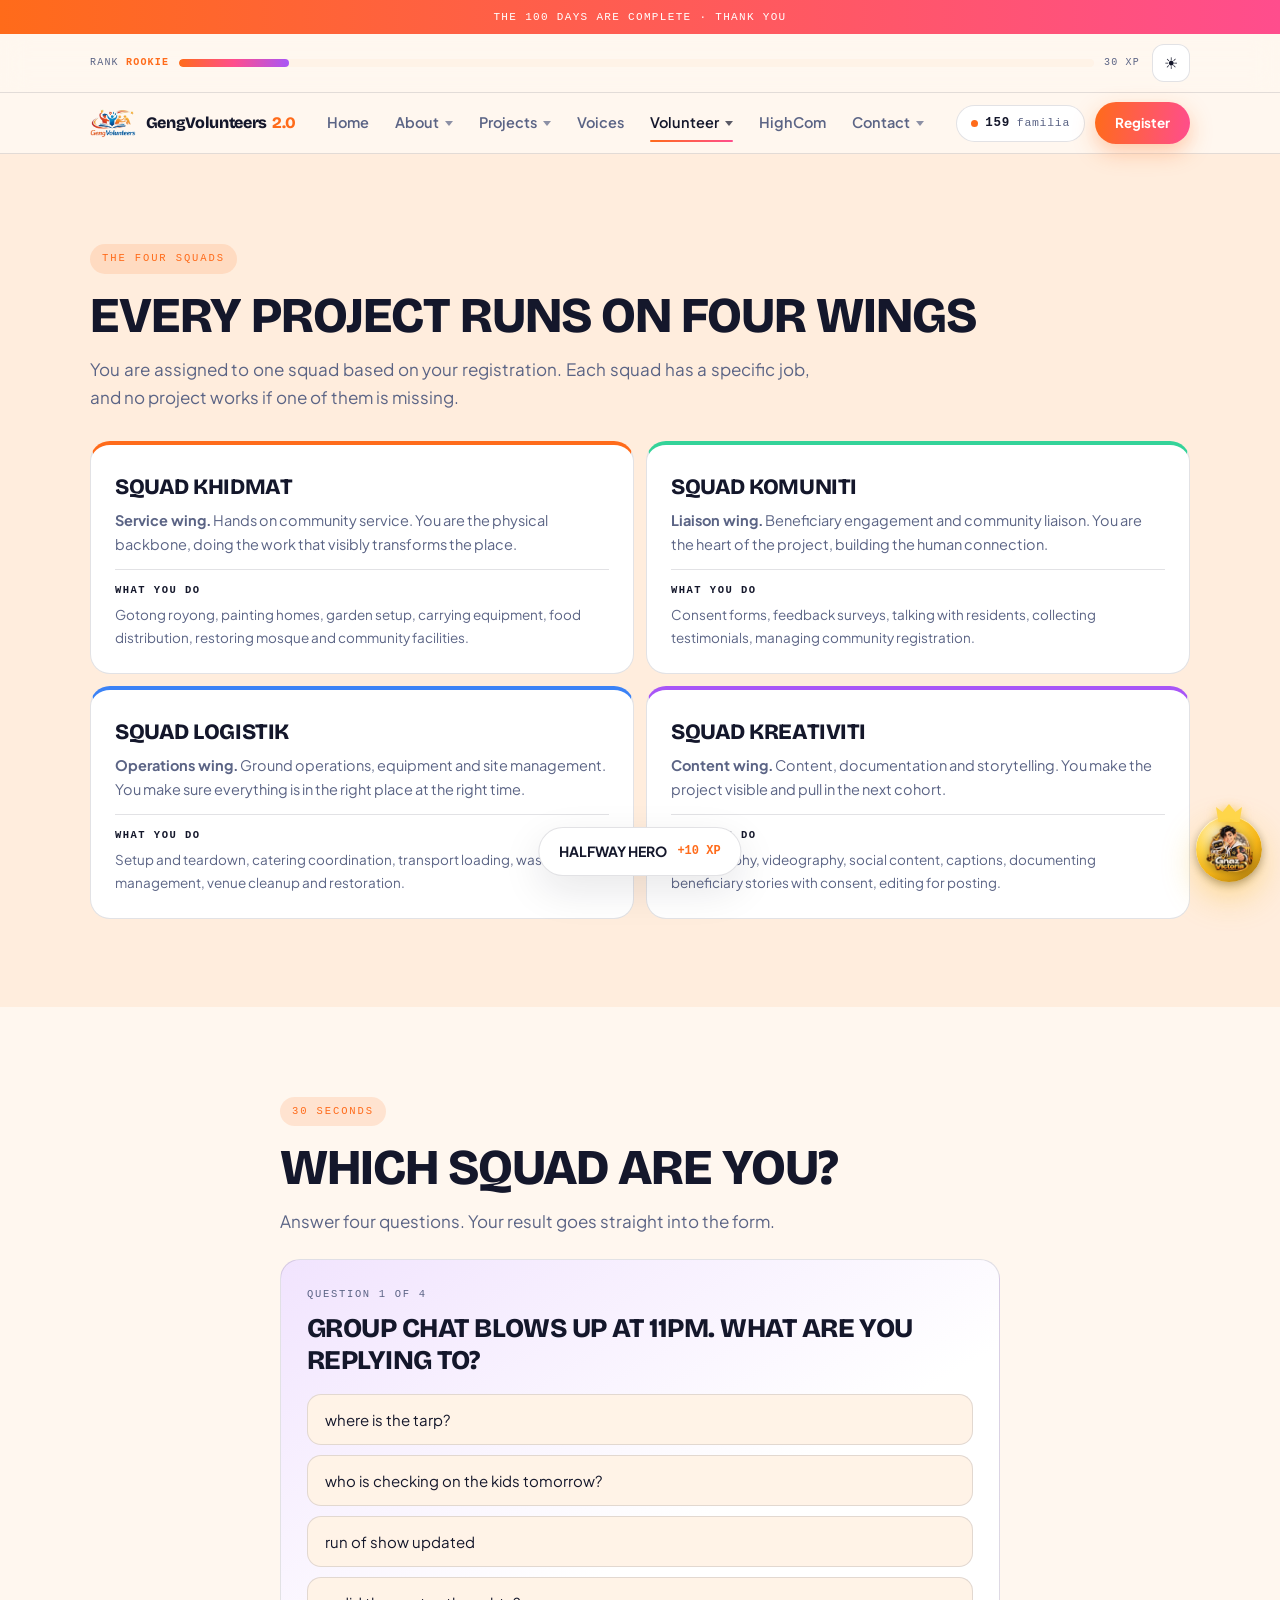
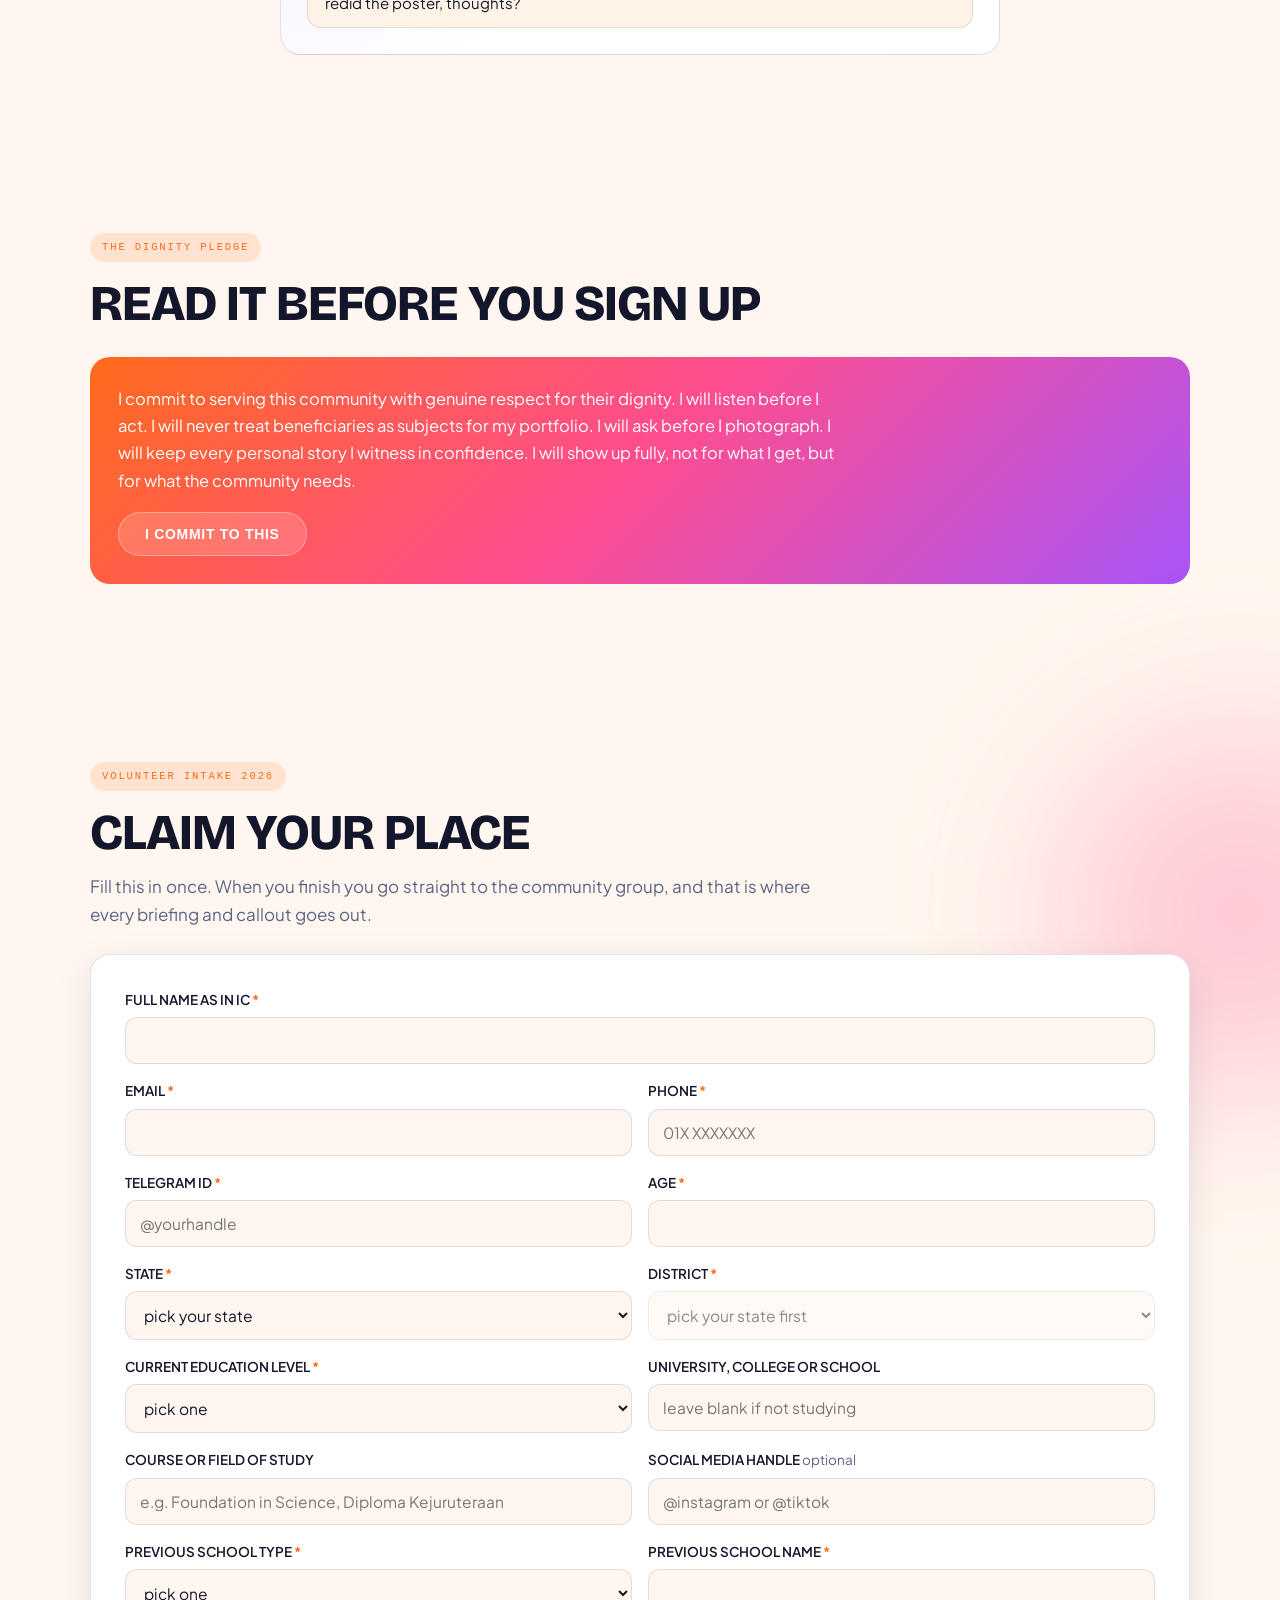
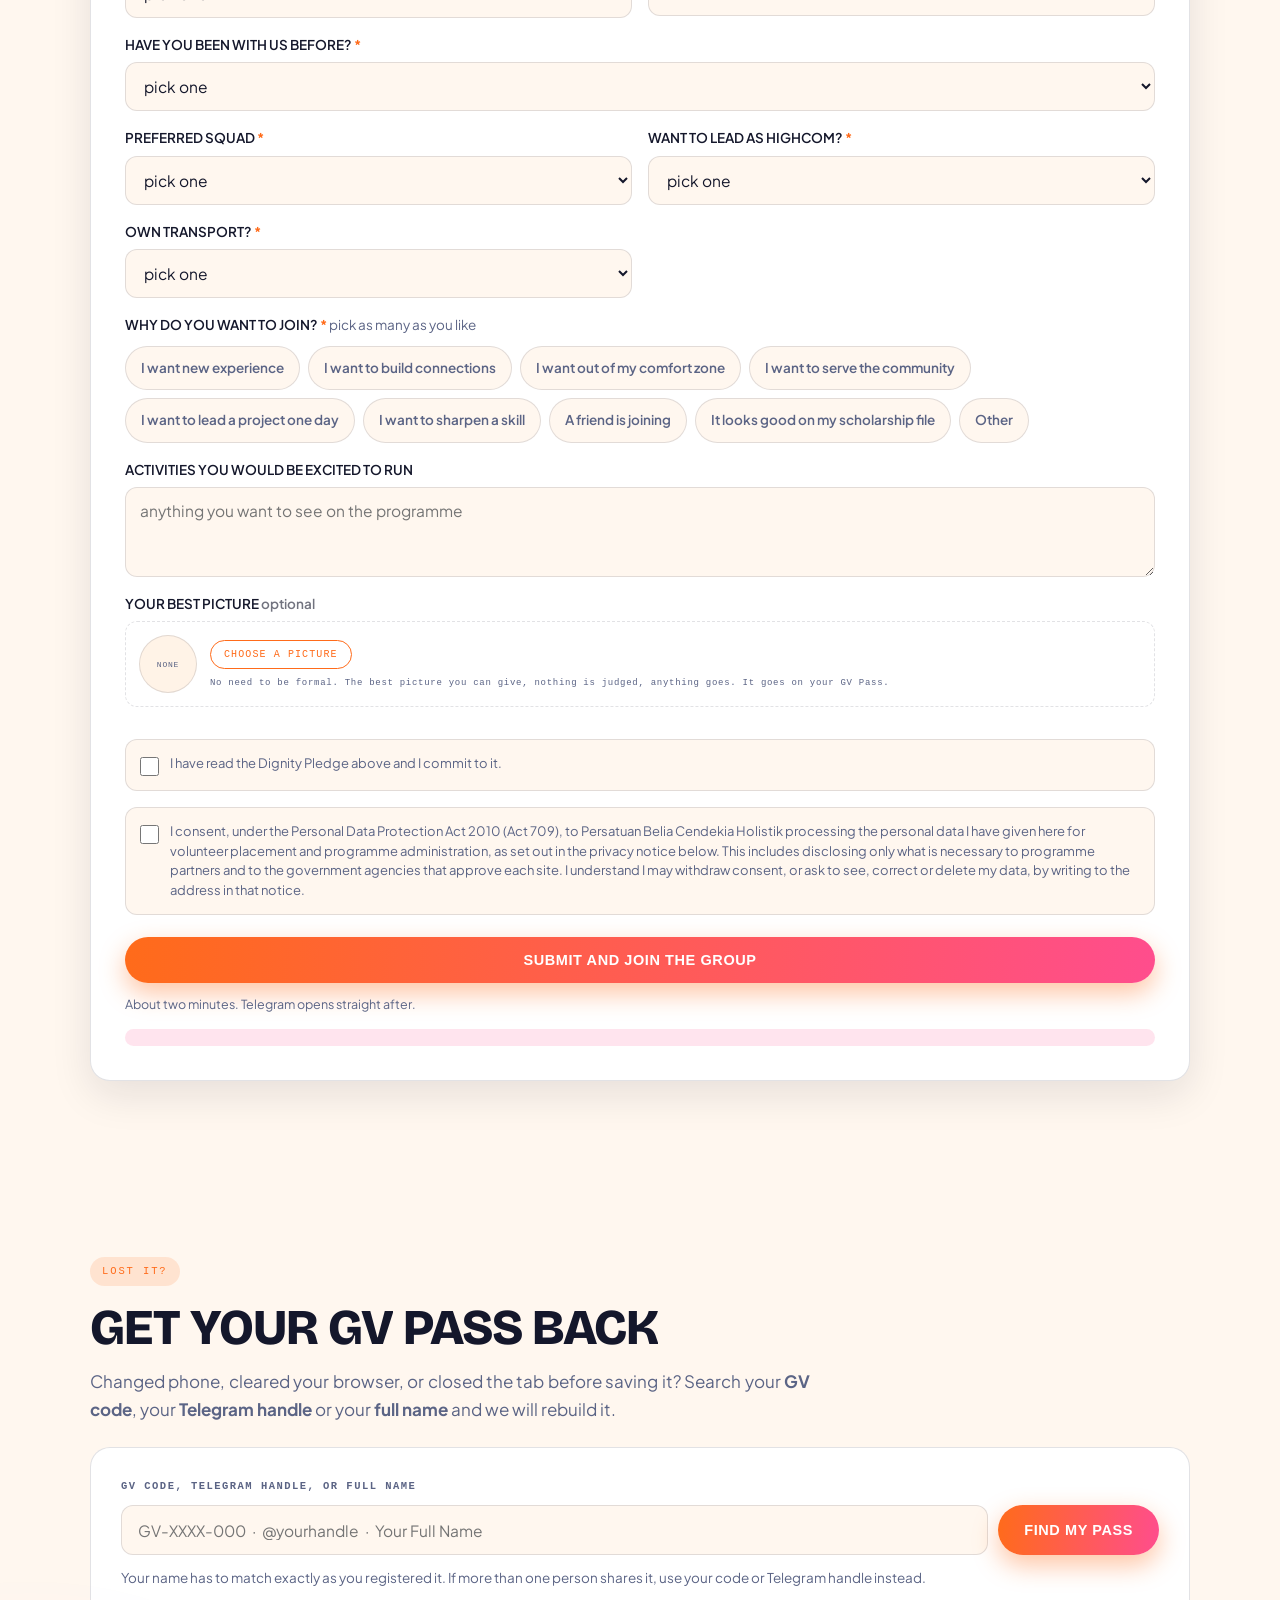
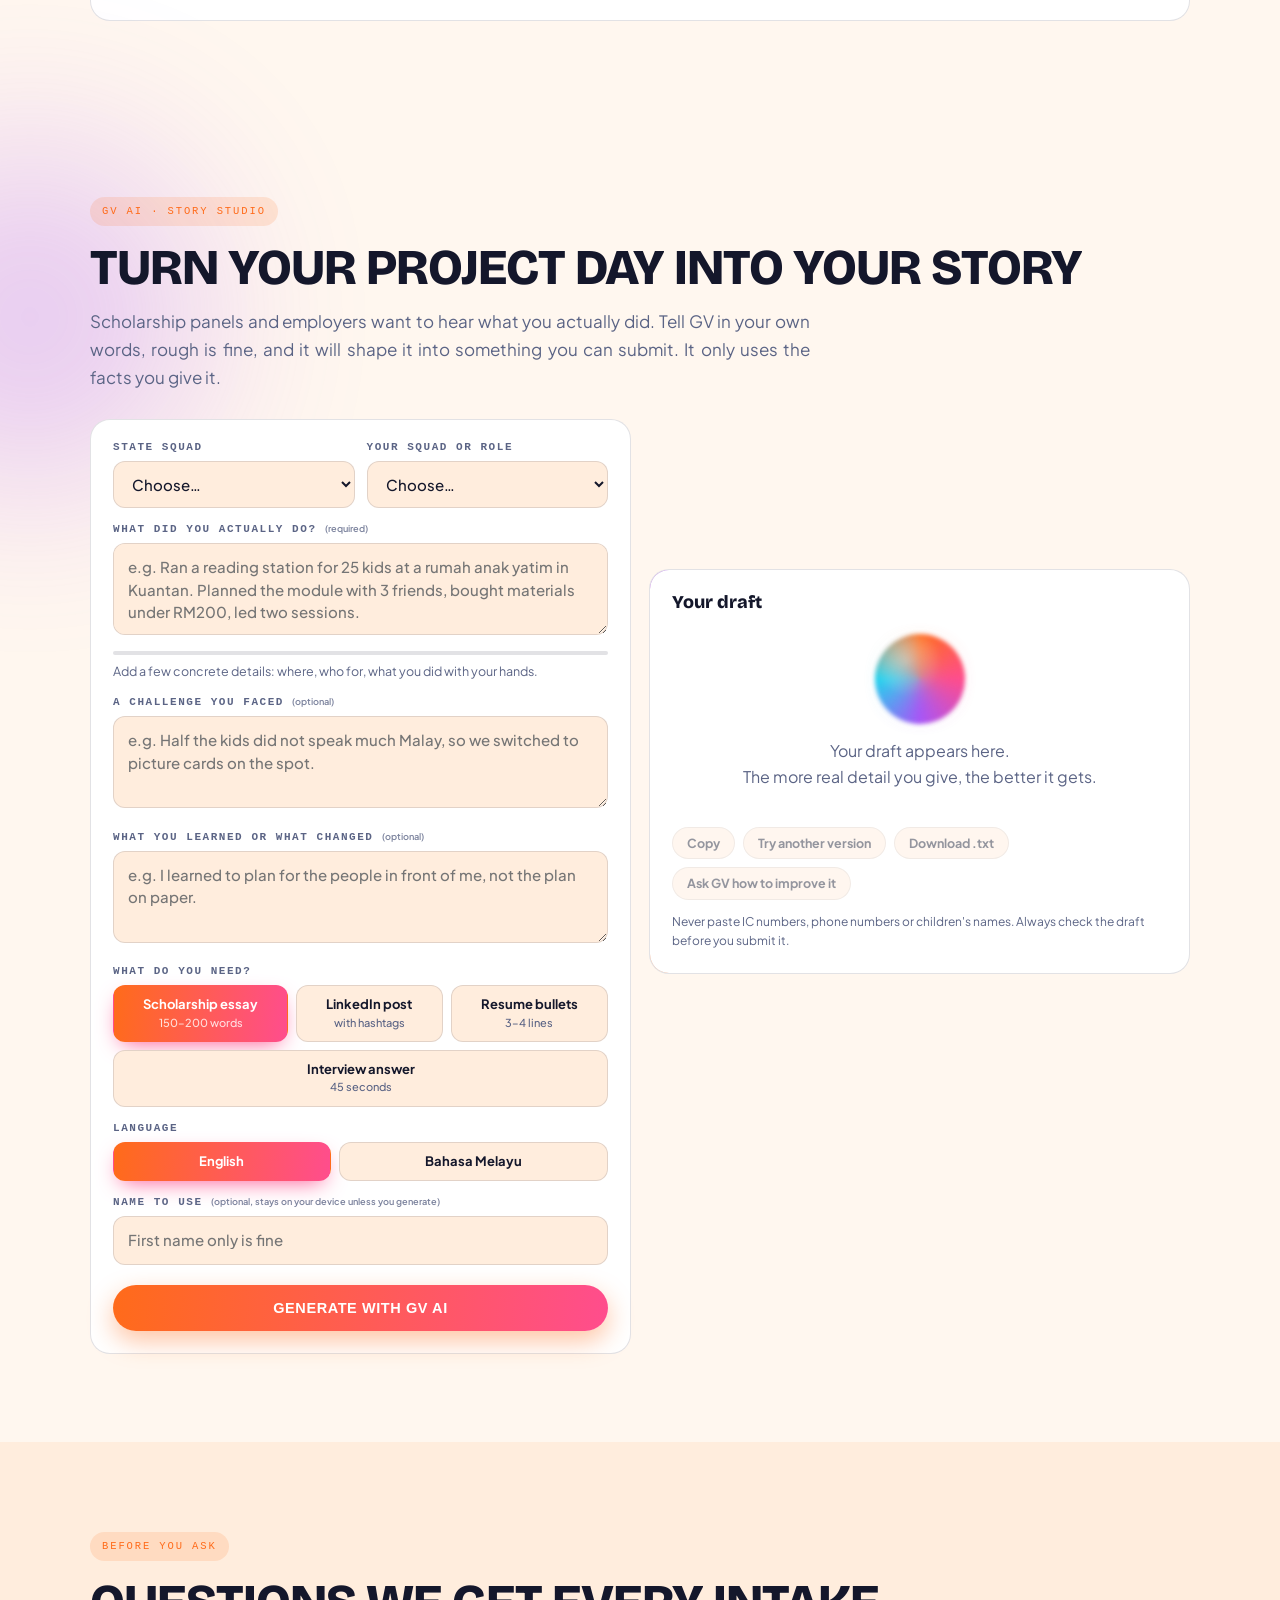
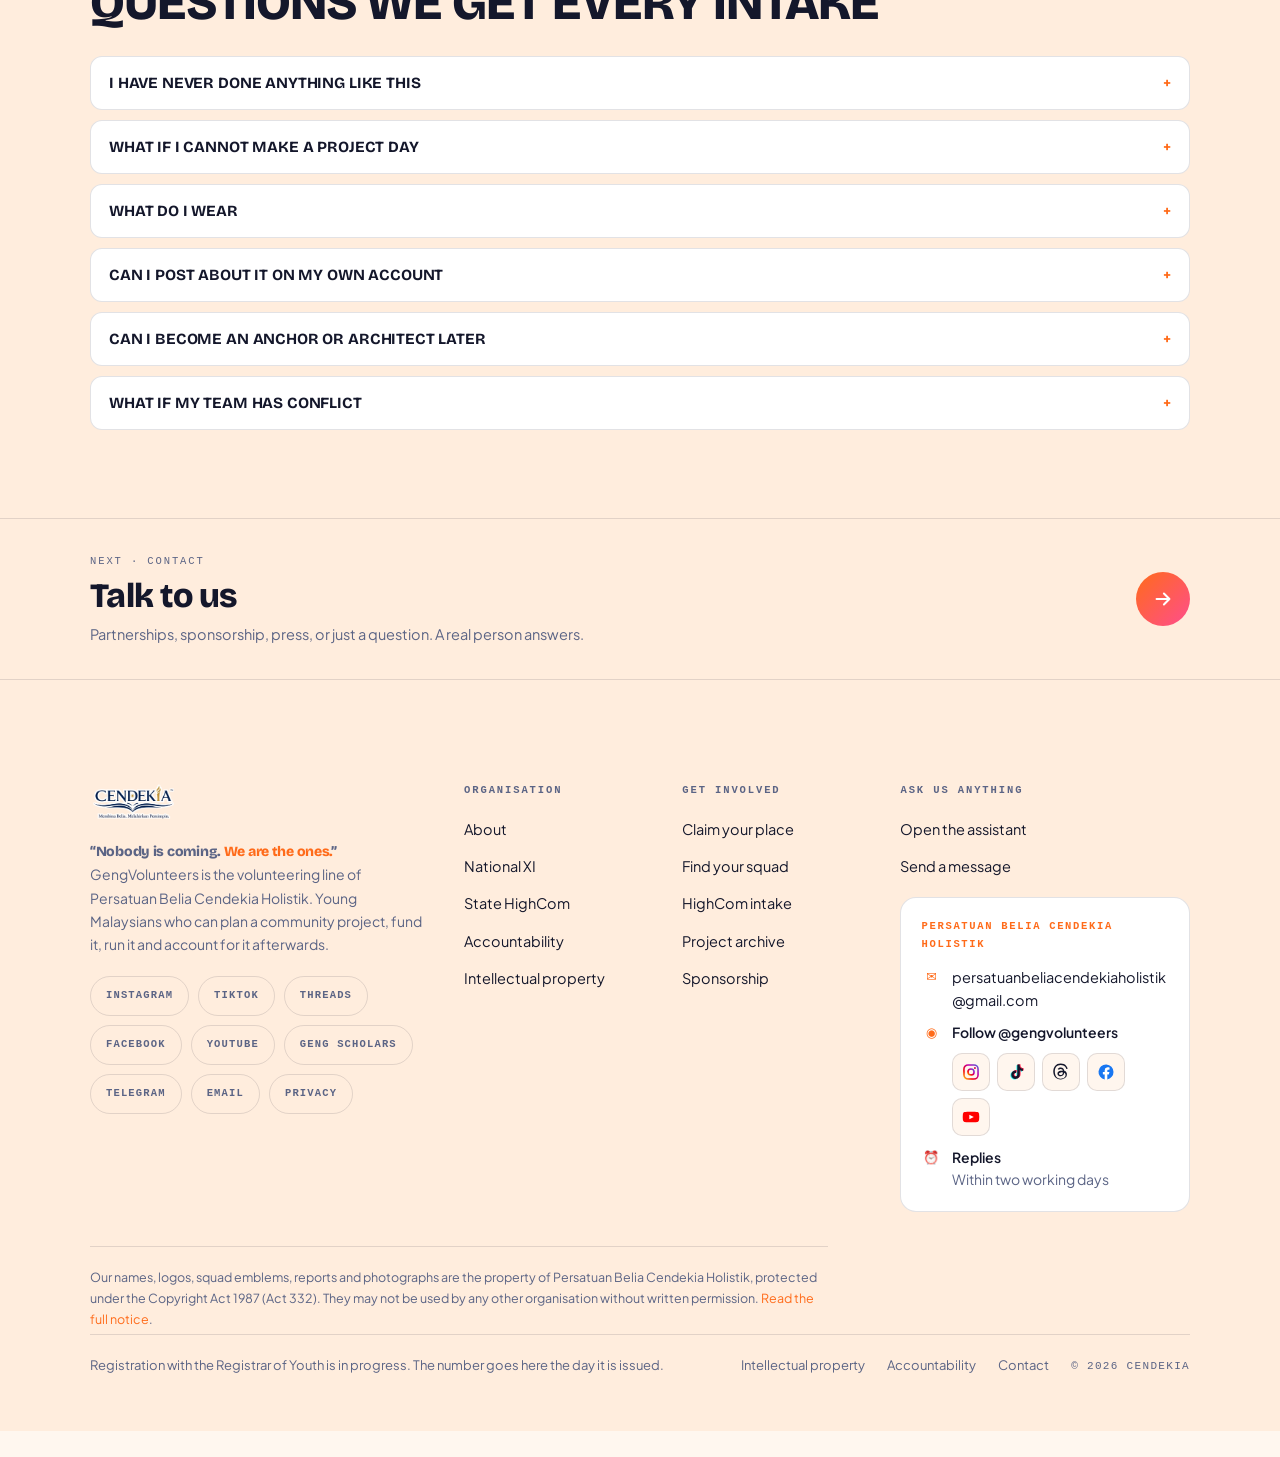
<file: volunteer.html>
<!DOCTYPE html>
<html lang="en" data-theme="dark">
<head>
<script id="gv-errtrap">
/* Surfaces any JS error on screen instead of failing silently. */
(function(){
  var shown=false;
  function show(msg,src,line,col){
    if(shown)return; shown=true;
    var d=document.createElement('div');
    d.setAttribute('style','position:fixed;left:0;right:0;bottom:0;z-index:99999;'+
      'background:#3B0A0A;color:#FFD9D9;font:12px/1.5 ui-monospace,Menlo,monospace;'+
      'padding:14px 16px;border-top:3px solid #FF5A5A;max-height:46vh;overflow:auto;'+
      '-webkit-overflow-scrolling:touch;white-space:pre-wrap;word-break:break-word');
    d.textContent='JS ERROR\n'+msg+'\nfile: '+(src||'?')+'\nline: '+(line||'?')+'  col: '+(col||'?');
    var put=function(){ (document.body||document.documentElement).appendChild(d) };
    if(document.body)put(); else document.addEventListener('DOMContentLoaded',put);
  }
  window.addEventListener('error',function(e){
    if(e.target&&e.target.tagName==='IMG'){return}
    if(!e.filename){return}   /* cross-origin script, nothing we can act on */
    if(e.message==='Script error.'&&!e.filename){return}
    show(e.message,e.filename,e.lineno,e.colno);
  },true);

  window.addEventListener('unhandledrejection',function(e){
    show('Unhandled promise: '+(e.reason&&e.reason.message||e.reason),'','','');
  });
})();
</script>
<meta charset="utf-8">
<meta name="viewport" content="width=device-width,initial-scale=1">
<title>Become a Volunteer in Malaysia — Claim Your Place | GengVolunteers</title>
<meta name="description" content="Register as a GengVolunteers 2.0 volunteer. Find your squad, read the dignity pledge, and claim a place before the last one goes. Takes five minutes.">
<meta name="theme-color" content="#0B0F1E">
<meta property="og:title" content="Become a Volunteer in Malaysia — Claim Your Place | GengVolunteers">
<meta property="og:description" content="Register as a GengVolunteers 2.0 volunteer. Find your squad, read the dignity pledge, and claim a place before the last one goes. Takes five minutes.">
<meta property="og:type" content="website">
<link rel="canonical" href="https://cendekiaholistikmy.github.io/gengvolunteers/volunteer.html">
<meta name="robots" content="index,follow,max-image-preview:large,max-snippet:-1">
<meta property="og:url" content="https://cendekiaholistikmy.github.io/gengvolunteers/volunteer.html">
<meta property="og:site_name" content="GengVolunteers">
<meta property="og:locale" content="en_MY">
<meta property="og:locale:alternate" content="ms_MY">
<meta property="og:image" content="https://cendekiaholistikmy.github.io/gengvolunteers/og-cover.png">
<meta property="og:image:width" content="1200">
<meta property="og:image:height" content="630">
<meta property="og:image:alt" content="GengVolunteers 2.0 — 100 days, one movement">
<meta name="twitter:card" content="summary_large_image">
<meta name="twitter:title" content="Become a Volunteer in Malaysia — Claim Your Place | GengVolunteers">
<meta name="twitter:description" content="Register as a GengVolunteers 2.0 volunteer. Find your squad, read the dignity pledge, and claim a place before the last one goes. Takes five minutes.">
<meta name="twitter:image" content="https://cendekiaholistikmy.github.io/gengvolunteers/og-cover.png">
<script type="application/ld+json">
{
 "@context": "https://schema.org",
 "@graph": [
  {
   "@type": "NGO",
   "@id": "https://cendekiaholistikmy.github.io/gengvolunteers/#org",
   "name": "GengVolunteers",
   "alternateName": [
    "GengVolunteers 2.0",
    "GV",
    "Geng Volunteers"
   ],
   "url": "https://cendekiaholistikmy.github.io/gengvolunteers/",
   "logo": "https://cendekiaholistikmy.github.io/gengvolunteers/og-cover.png",
   "email": "persatuanbeliacendekiaholistik@gmail.com",
   "parentOrganization": {
    "@type": "NGO",
    "name": "Persatuan Belia Cendekia Holistik"
   },
   "areaServed": {
    "@type": "Country",
    "name": "Malaysia"
   },
   "description": "A Malaysian youth volunteering programme that puts SPM leavers in charge of real community projects.",
   "sameAs": [
    "https://instagram.com/gengvolunteers",
    "https://tiktok.com/@gengvolunteers",
    "https://threads.net/@gengvolunteers",
    "https://facebook.com/gengvolunteers",
    "https://youtube.com/@gengvolunteers",
    "https://instagram.com/gengscholars"
   ]
  },
  {
   "@type": "WebSite",
   "@id": "https://cendekiaholistikmy.github.io/gengvolunteers/#site",
   "url": "https://cendekiaholistikmy.github.io/gengvolunteers/",
   "name": "GengVolunteers",
   "inLanguage": "en-MY",
   "publisher": {
    "@id": "https://cendekiaholistikmy.github.io/gengvolunteers/#org"
   }
  },
  {
   "@type": "WebPage",
   "@id": "https://cendekiaholistikmy.github.io/gengvolunteers/volunteer.html#page",
   "url": "https://cendekiaholistikmy.github.io/gengvolunteers/volunteer.html",
   "name": "Become a Volunteer in Malaysia — Claim Your Place | GengVolunteers",
   "description": "Register as a GengVolunteers 2.0 volunteer. Find your squad, read the dignity pledge, and claim a place before the last one goes. Takes five minutes.",
   "isPartOf": {
    "@id": "https://cendekiaholistikmy.github.io/gengvolunteers/#site"
   },
   "about": {
    "@id": "https://cendekiaholistikmy.github.io/gengvolunteers/#org"
   },
   "inLanguage": "en-MY"
  },
  {
   "@type": "BreadcrumbList",
   "itemListElement": [
    {
     "@type": "ListItem",
     "position": 1,
     "name": "Home",
     "item": "https://cendekiaholistikmy.github.io/gengvolunteers/"
    },
    {
     "@type": "ListItem",
     "position": 2,
     "name": "Become a Volunteer in Malaysia",
     "item": "https://cendekiaholistikmy.github.io/gengvolunteers/volunteer.html"
    }
   ]
  }
 ]
}
</script>
<link rel="preconnect" href="https://fonts.googleapis.com">
<link rel="preconnect" href="https://fonts.gstatic.com" crossorigin>
<link href="https://fonts.googleapis.com/css2?family=Bricolage+Grotesque:opsz,wght@12..96,400;12..96,700;12..96,800&family=IBM+Plex+Mono:wght@400;500;600&family=Plus+Jakarta+Sans:wght@400;500;600;700;800&display=swap" rel="stylesheet">
<link rel="stylesheet" href="gv.css">
<link rel="stylesheet" href="gv-plus.css">
<link rel="stylesheet" href="gv-motion.css">
</head>
<body>

<div class="strip" id="strip">LOADING</div>
<div class="annbar" id="announce" style="display:none" role="status"></div>

<div class="topstack">

<div id="bar">
  <div class="bar-in">
    
    <div class="xp">
      <span class="lvl">RANK <b id="lvlName">ROOKIE</b></span>
      <span class="track"><i id="xpFill"></i></span>
      <span class="lvl" id="xpNum">0 XP</span>
    </div>
    <span class="vpill" id="visPill" hidden><i></i><b id="visBar">0</b><span>WATCHING</span></span>
    <button class="iconbtn" id="theme" aria-label="Switch between day and night mode">☾</button>
    
  </div>
</div>

<nav class="sitenav" id="sitenav" aria-label="Main">
  <div class="nav-in">
    <a class="nav-brand" href="index.html"><img id="navLogo" alt="GengVolunteers"><span>GengVolunteers<b>2.0</b></span></a>
    <button class="nav-toggle" id="navToggle" aria-expanded="false" aria-controls="navList" aria-label="Menu"><i></i><i></i><i></i></button>
    <ul class="nav-list" id="navList">
      <li class="nav-item"><a class="nav-link" href="index.html">Home</a></li>
      <li class="nav-item has-kids">
        <a class="nav-link" href="about.html">About<i class="caret" aria-hidden="true"></i></a>
        <button class="nav-open" aria-expanded="false" aria-label="Open the About menu"></button>
        <ul class="nav-sub">
          <li><a href="about.html#leaders">Who we are</a></li>
          <li><a href="about.html#leaders">National XI</a></li>
          <li><a href="about.html#quicksnaps">State High Committee</a></li>
          <li><a href="about.html#trust">Accountability</a></li>
          <li><a href="about.html#rights">Intellectual property</a></li>
        </ul>
      </li>
      <li class="nav-item has-kids">
        <a class="nav-link" href="projects.html">Projects<i class="caret" aria-hidden="true"></i></a>
        <button class="nav-open" aria-expanded="false" aria-label="Open the Projects menu"></button>
        <ul class="nav-sub">
          <li><a href="projects.html#map">The squad map</a></li>
          <li><a href="projects.html#archive">Project archive</a></li>
          <li><a href="projects.html#demand">What volunteers asked for</a></li>
          <li><a href="projects.html#day">Run of show</a></li>
        </ul>
      </li>
      <li class="nav-item"><a class="nav-link" href="voices.html">Voices</a></li>
      <li class="nav-item has-kids">
        <a class="nav-link" aria-current="page" href="volunteer.html">Volunteer<i class="caret" aria-hidden="true"></i></a>
        <button class="nav-open" aria-expanded="false" aria-label="Open the Volunteer menu"></button>
        <ul class="nav-sub">
          <li><a href="volunteer.html#join">Claim your place</a></li>
          <li><a href="volunteer.html#quiz">Find your squad</a></li>
          <li><a href="volunteer.html#squads">The four squads</a></li>
          <li><a href="volunteer.html#pledge">The dignity pledge</a></li>
          <li><a href="volunteer.html#faq">Before you ask</a></li>
          <li><a href="volunteer.html#ai">AI Story Studio ✦</a></li>
        </ul>
      </li>
      <li class="nav-item"><a class="nav-link" href="highcom.html">HighCom</a></li>
      <li class="nav-item has-kids">
        <a class="nav-link" href="contact.html">Contact<i class="caret" aria-hidden="true"></i></a>
        <button class="nav-open" aria-expanded="false" aria-label="Open the Contact menu"></button>
        <ul class="nav-sub">
          <li><a href="contact.html#social">Follow the work</a></li>
          <li><a href="contact.html#feed">From the field</a></li>
          <li><a href="contact.html#sponsor">For sponsors</a></li>
        </ul>
      </li>
    </ul>
    <div class="nav-side">
      <span class="nav-pill" id="navPill"><i></i><b id="navPillNum">&hellip;</b><span>familia</span></span>
      <a class="nav-cta" href="volunteer.html#join">Register</a>
    </div>
  </div>
</nav>

</div>

<main class="pagetop">

<section id="squads" style="background:var(--bg2)">
  <div class="wrap">
    <span class="eye rv">THE FOUR SQUADS</span>
    <h2 class="dh rv">EVERY PROJECT RUNS ON FOUR WINGS</h2>
    <p class="lede rv">You are assigned to one squad based on your registration. Each squad has a specific job, and no project works if one of them is missing.</p>
    <div class="sq" id="sq"></div>
  </div>
</section>

<section id="quiz">
  <div class="wrap" style="max-width:760px">
    <span class="eye rv">30 SECONDS</span>
    <h2 class="dh rv">WHICH SQUAD ARE YOU?</h2>
    <p class="lede rv" style="margin-bottom:24px">Answer four questions. Your result goes straight into the form.</p>
    <div class="quiz rv" id="quizBox"></div>
  </div>
</section>

<section id="pledge">
  <div class="wrap">
    <span class="eye rv">THE DIGNITY PLEDGE</span>
    <h2 class="dh rv">READ IT BEFORE YOU SIGN UP</h2>
    <div class="pledge rv">
      <p>I commit to serving this community with genuine respect for their dignity. I will listen before I act. I will never treat beneficiaries as subjects for my portfolio. I will ask before I photograph. I will keep every personal story I witness in confidence. I will show up fully, not for what I get, but for what the community needs.</p>
      <button class="sig" id="sigBtn">I COMMIT TO THIS</button>
    </div>
  </div>
</section>

<section id="join">
  <div class="blob" style="width:360px;height:360px;background:var(--pink);top:60px;right:-140px"></div>
  <div class="wrap" style="position:relative;z-index:1">
    <span class="eye rv">VOLUNTEER INTAKE 2026</span>
    <h2 class="dh rv" id="joinTitle">CLAIM YOUR PLACE</h2>
    <p class="lede rv" style="margin-bottom:26px">Fill this in once. When you finish you go straight to the community group, and that is where every briefing and callout goes out.</p>

    <div class="fw rv">
      <div class="wlban" id="wlban" style="display:none"></div>
      <form id="form">
        <div class="fg">
          <div class="f full"><label for="name">FULL NAME AS IN IC <b>*</b></label><input id="name" autocomplete="name" required></div>
          <div class="f"><label for="email">EMAIL <b>*</b></label><input id="email" type="email" autocomplete="email" required></div>
          <div class="f"><label for="phone">PHONE <b>*</b></label><input id="phone" type="tel" placeholder="01X XXXXXXX" required></div>
          <div class="f"><label for="tg">TELEGRAM ID <b>*</b></label><input id="tg" placeholder="@yourhandle" required></div>
          <div class="f"><label for="age">AGE <b>*</b></label><input id="age" type="number" min="15" max="60" required></div>
          <div class="f"><label for="state">STATE <b>*</b></label><select id="state" required></select></div>
          <div class="f"><label for="district">DISTRICT <b>*</b></label><select id="district" required disabled><option value="">pick your state first</option></select></div>
          <div class="f"><label for="edu">CURRENT EDUCATION LEVEL <b>*</b></label><select id="edu" required></select></div>
          <div class="f"><label for="inst">UNIVERSITY, COLLEGE OR SCHOOL</label><input id="inst" placeholder="leave blank if not studying"></div>
          <div class="f"><label for="course">COURSE OR FIELD OF STUDY</label><input id="course" placeholder="e.g. Foundation in Science, Diploma Kejuruteraan"></div>
          <div class="f"><label for="sochandle">SOCIAL MEDIA HANDLE <span style="color:var(--mu);font-weight:400">optional</span></label><input id="sochandle" placeholder="@instagram or @tiktok"></div>
          <div class="f"><label for="schooltype">PREVIOUS SCHOOL TYPE <b>*</b></label><select id="schooltype" required></select></div>
          <div class="f"><label for="schoolname">PREVIOUS SCHOOL NAME <b>*</b></label><input id="schoolname" required></div>
          <div class="f full"><label for="prior">HAVE YOU BEEN WITH US BEFORE? <b>*</b></label><select id="prior" required></select></div>
          <div class="f"><label for="squad">PREFERRED SQUAD <b>*</b></label><select id="squad" required></select></div>
          <div class="f"><label for="highcom">WANT TO LEAD AS HIGHCOM? <b>*</b></label><select id="highcom" required></select></div>
          <div class="f"><label for="transport">OWN TRANSPORT? <b>*</b></label><select id="transport" required></select></div>
          <div class="f full"><label>WHY DO YOU WANT TO JOIN? <b>*</b> <span style="color:var(--mu);font-weight:400">pick as many as you like</span></label>
            <div class="mchips" id="whyBox"></div>
            <input id="whyOther" placeholder="Tell us in your own words" style="display:none;margin-top:9px">
          </div>
          <div class="f full"><label for="ideas">ACTIVITIES YOU WOULD BE EXCITED TO RUN</label><textarea id="ideas" placeholder="anything you want to see on the programme"></textarea></div>
          <div class="f full">
            <label for="shotFile">YOUR BEST PICTURE <span style="opacity:.6">optional</span></label>
            <div class="shot">
              <div class="prev" id="shotPrev"><span>NONE</span></div>
              <div class="act">
                <button type="button" id="shotPick">CHOOSE A PICTURE</button>
                <button type="button" class="clear" id="shotClear" style="display:none">REMOVE</button>
                <span class="st" id="shotSt">No need to be formal. The best picture you can give, nothing is judged, anything goes. It goes on your GV Pass.</span>
              </div>
            </div>
            <input type="file" id="shotFile" accept="image/*" style="display:none">
          </div>
          <div class="f full"><div class="ck" id="guard"><input type="checkbox" id="guardck"><label for="guardck">You are under 18. Tick to confirm a parent or guardian knows you are registering and will give written consent before you are placed.</label></div></div>
          <div class="f full"><div class="ck"><input type="checkbox" id="pledgeck" required><label for="pledgeck">I have read the Dignity Pledge above and I commit to it.</label></div></div>
          <div class="f full"><div class="ck"><input type="checkbox" id="consent" required><label for="consent">I consent, under the Personal Data Protection Act 2010 (Act 709), to Persatuan Belia Cendekia Holistik processing the personal data I have given here for volunteer placement and programme administration, as set out in the privacy notice below. This includes disclosing only what is necessary to programme partners and to the government agencies that approve each site. I understand I may withdraw consent, or ask to see, correct or delete my data, by writing to the address in that notice.</label></div></div>
        </div>
        <button class="btn btn-o" id="send" style="width:100%;margin-top:22px">SUBMIT AND JOIN THE GROUP</button>
        <p class="hint" style="margin-top:11px">About two minutes. Telegram opens straight after.</p>
        <div class="msg" id="err"></div>
      </form>

      <div id="done">
        <span class="eye">ENTRY RECORDED</span>
        <h3 id="doneTitle">CONGRATULATIONS!</h3>
        <div class="gvp" id="gvPass"></div>
        <p id="doneBody">Welcome to the GengVolunteers Familia. Join our community group on Telegram now for the latest updates. Stay tuned, future leaders!</p>
        <a class="btn btn-o" id="tgBtn" href="#" style="width:100%">JOIN THE COMMUNITY GROUP</a>
        <p class="hint" style="margin-top:12px">Opening Telegram in <b id="tgCount">5</b>s</p>
        <div class="passbtns">
          <button class="btn btn-o" id="shareBtn">SHARE YOUR PASS</button>
          <button class="btn btn-g" id="saveBtn">SAVE AS IMAGE</button>
        </div>
        <p class="passnote">Your GV Code is yours alone. Keep it — it is how we identify you across the cycle.</p>
      </div>
    </div>
  </div>
</section>


<section id="recover">
  <div class="wrap">
    <span class="eye rv">LOST IT?</span>
    <h2 class="dh rv">GET YOUR GV PASS BACK</h2>
    <p class="lede rv" style="margin-bottom:24px">Changed phone, cleared your
      browser, or closed the tab before saving it? Search your <b>GV code</b>,
      your <b>Telegram handle</b> or your <b>full name</b> and we will rebuild it.</p>

    <div class="rcbox rv">
      <form id="rcForm" autocomplete="off">
        <label class="rclab" for="rcq">GV code, Telegram handle, or full name</label>
        <div class="rcrow">
          <input id="rcq" placeholder="GV-XXXX-000  &middot;  @yourhandle  &middot;  Your Full Name"
                 aria-describedby="rcHint">
          <button class="btn btn-o" id="rcGo" type="submit">FIND MY PASS</button>
        </div>
        <p class="rchint" id="rcHint">Your name has to match exactly as you
          registered it. If more than one person shares it, use your code or
          Telegram handle instead.</p>
        <p class="rcerr" id="rcErr" role="alert"></p>
      </form>

      <div class="rcout" id="rcOut" hidden>
        <div class="gvp" id="rcPass"></div>
        <div class="rcacts">
          <button class="btn btn-o" id="rcSave" type="button">SAVE AS IMAGE</button>
          <button class="btn btn-g" id="rcShare" type="button">SHARE IT</button>
          <a class="btn btn-g" id="rcTg" href="#" target="_blank" rel="noopener">OPEN THE COMMUNITY GROUP</a>
        </div>
      </div>
    </div>
  </div>
</section>

<section id="ai">
  <div class="blob" style="width:340px;height:340px;background:var(--vio);top:40px;left:-140px"></div>
  <div class="wrap" style="position:relative;z-index:1">
    <span class="eye rv">GV AI · STORY STUDIO</span>
    <h2 class="dh rv">TURN YOUR PROJECT DAY INTO YOUR STORY</h2>
    <p class="lede rv">Scholarship panels and employers want to hear what you actually did. Tell GV in your own words, rough is fine, and it will shape it into something you can submit. It only uses the facts you give it.</p>
    <div class="gvp-studio" id="gvpStudio">
      <div class="gvp-form rv">
        <div class="gvp-row">
          <div><label for="gsState">State squad</label>
            <select id="gsState"><option value="">Choose…</option><option>Johor</option><option>Kedah</option><option>Kelantan</option><option>Kuala Lumpur</option><option>Melaka</option><option>Negeri Sembilan</option><option>Pahang</option><option>Penang</option><option>Perak</option><option>Perlis</option><option>Putrajaya</option><option>Sabah</option><option>Sarawak</option><option>Selangor</option><option>Terengganu</option></select></div>
          <div><label for="gsSquad">Your squad or role</label>
            <select id="gsSquad"><option value="">Choose…</option><option>Squad Khidmat (service)</option><option>Squad Komuniti (community)</option><option>Squad Logistik (logistics)</option><option>Squad Kreativiti (media)</option><option>High Committee Architect</option><option>High Committee Anchor</option></select></div>
        </div>
        <label for="gsDid">What did you actually do? <small>(required)</small></label>
        <textarea id="gsDid" maxlength="1500" placeholder="e.g. Ran a reading station for 25 kids at a rumah anak yatim in Kuantan. Planned the module with 3 friends, bought materials under RM200, led two sessions."></textarea>
        <div class="gvp-meter" aria-hidden="true"><i id="gsMeter"></i></div>
        <p class="gvp-hint" id="gsHint" aria-live="polite"></p>
        <label for="gsChal">A challenge you faced <small>(optional)</small></label>
        <textarea id="gsChal" maxlength="800" placeholder="e.g. Half the kids did not speak much Malay, so we switched to picture cards on the spot."></textarea>
        <label for="gsLearn">What you learned or what changed <small>(optional)</small></label>
        <textarea id="gsLearn" maxlength="800" placeholder="e.g. I learned to plan for the people in front of me, not the plan on paper."></textarea>
        <label>What do you need?</label>
        <div class="gvp-seg" data-key="format" role="group" aria-label="Format">
          <button type="button" data-v="essay" aria-pressed="true">Scholarship essay<span>150–200 words</span></button>
          <button type="button" data-v="linkedin" aria-pressed="false">LinkedIn post<span>with hashtags</span></button>
          <button type="button" data-v="resume" aria-pressed="false">Resume bullets<span>3–4 lines</span></button>
          <button type="button" data-v="interview" aria-pressed="false">Interview answer<span>45 seconds</span></button>
        </div>
        <label>Language</label>
        <div class="gvp-seg" data-key="lang" role="group" aria-label="Language">
          <button type="button" data-v="en" aria-pressed="true">English</button>
          <button type="button" data-v="bm" aria-pressed="false">Bahasa Melayu</button>
        </div>
        <label for="gsName">Name to use <small>(optional, stays on your device unless you generate)</small></label>
        <input id="gsName" maxlength="60" autocomplete="given-name" placeholder="First name only is fine">
        <button type="button" class="btn btn-o gvp-go" id="gsGo"><span>GENERATE WITH GV AI</span></button>
      </div>
      <div class="gvp-out rv" id="gsOut" aria-live="polite">
        <span class="gvp-glow" aria-hidden="true"></span>
        <div class="hd"><b>Your draft</b><span id="gsStatus"></span></div>
        <div class="gvp-empty"><div><div class="gvp-orb" aria-hidden="true"><i></i><i></i></div>Your draft appears here.<br>The more real detail you give, the better it gets.</div></div>
        <div class="gvp-text" id="gsText" hidden></div>
        <div class="gvp-tools" id="gsTools">
          <button type="button" data-act="copy" disabled>Copy</button>
          <button type="button" data-act="again" disabled>Try another version</button>
          <button type="button" data-act="save" disabled>Download .txt</button>
          <button type="button" data-act="ask" disabled>Ask GV how to improve it</button>
        </div>
        <p class="gvp-note" id="gsNote">Never paste IC numbers, phone numbers or children's names. Always check the draft before you submit it.</p>
      </div>
    </div>
  </div>
</section>

<section id="faq" style="background:var(--bg2)">
  <div class="wrap">
    <span class="eye rv">BEFORE YOU ASK</span>
    <h2 class="dh rv">QUESTIONS WE GET EVERY INTAKE</h2>
    <div class="faq rv" id="faqBox"></div>
  </div>
</section>

</main>


<div class="pager">
  <a href="contact.html">
    <span>
      <span class="lab">Next &middot; Contact</span>
      <span class="ttl">Talk to us</span>
      <span class="sub">Partnerships, sponsorship, press, or just a question. A real person answers.</span>
    </span>
    <span class="arw" aria-hidden="true"><svg viewBox="0 0 24 24"><path d="M5 12h14M13 6l6 6-6 6"/></svg></span>
  </a>
</div>



<footer>
  <div class="wrap">
    <div class="ftgrid">

      <div class="ftbrand">
        <img id="footLogo" alt="Cendekia">
        <p class="ftq">&ldquo;Nobody is coming. <i>We are the ones.</i>&rdquo;</p>
        <p>GengVolunteers is the volunteering line of <span id="entName"></span>.
        Young Malaysians who can plan a community project, fund it, run it and
        account for it afterwards.</p>
        <div class="ftsoc" id="fl"></div>
        <div class="vblk" id="visBox" style="display:none">
          <div class="live"><b><span class="vdot"></span><span id="visNum">&mdash;</span></b><small>TOTAL VISITS</small></div>
          <div><b id="visToday">&mdash;</b><small>TODAY</small></div>
        </div>
      </div>

      <div class="ftcol">
        <h4>Organisation</h4>
        <ul>
          <li><a href="about.html">About</a></li>
          <li><a href="about.html#leaders">National XI</a></li>
          <li><a href="about.html#quicksnaps">State HighCom</a></li>
          <li><a href="about.html#trust">Accountability</a></li>
          <li><a href="about.html#rights">Intellectual property</a></li>
        </ul>
      </div>

      <div class="ftcol">
        <h4>Get involved</h4>
        <ul>
          <li><a href="volunteer.html#join">Claim your place</a></li>
          <li><a href="volunteer.html#quiz">Find your squad</a></li>
          <li><a href="highcom.html">HighCom intake</a></li>
          <li><a href="projects.html#archive">Project archive</a></li>
          <li><a href="contact.html#sponsor">Sponsorship</a></li>
        </ul>
      </div>

      <div class="ftcol ftstay">
        <h4>Ask us anything</h4>
        <ul>
          <li><a href="#ask" data-ask="">Open the assistant</a></li>
          <li><a href="contact.html">Send a message</a></li>
        </ul>
        <div class="ftcard">
          <h5>Persatuan Belia Cendekia Holistik</h5>
          <div class="row"><span class="ic">&#9993;</span>
            <span><a href="mailto:persatuanbeliacendekiaholistik@gmail.com">persatuanbeliacendekiaholistik@gmail.com</a></span></div>
          <div class="row srow">
            <span class="ic">&#9673;</span>
            <span class="sfl">
              <b>Follow @gengvolunteers</b>
              <span class="sgrid sm">
            <a class="sbtn sm s-instagram" href="https://instagram.com/gengvolunteers" target="_blank"
               rel="noopener noreferrer" aria-label="Instagram &mdash; @gengvolunteers">
              <svg viewBox="0 0 24 24" aria-hidden="true" focusable="false">
<defs><linearGradient id="gvIg" x1="0%" y1="100%" x2="100%" y2="0%">
<stop offset="0%" stop-color="#FFD521"/><stop offset="28%" stop-color="#F50000"/>
<stop offset="68%" stop-color="#B900B4"/><stop offset="100%" stop-color="#4C68D7"/>
</linearGradient></defs>
<rect x="2.6" y="2.6" width="18.8" height="18.8" rx="5.4" fill="none"
 stroke="url(#gvIg)" stroke-width="2.1"/>
<circle cx="12" cy="12" r="4.1" fill="none" stroke="url(#gvIg)" stroke-width="2.1"/>
<circle cx="17.3" cy="6.7" r="1.35" fill="url(#gvIg)"/></svg></a>
            <a class="sbtn sm s-tiktok" href="https://tiktok.com/@gengvolunteers" target="_blank"
               rel="noopener noreferrer" aria-label="TikTok &mdash; @gengvolunteers">
              <svg viewBox="0 0 24 24" aria-hidden="true" focusable="false">
<path d="M16.9 2h-3.2v13.6a2.4 2.4 0 1 1-2.4-2.4c.23 0 .45.03.66.1V9.9a5.9 5.9 0 0 0-.66-.04
 A5.68 5.68 0 1 0 17 15.6V9.3a7.25 7.25 0 0 0 4.2 1.35V7.4A4.24 4.24 0 0 1 16.9 3.2z"
 fill="#25F4EE" transform="translate(-1.1,.9)"/>
<path d="M16.9 2h-3.2v13.6a2.4 2.4 0 1 1-2.4-2.4c.23 0 .45.03.66.1V9.9a5.9 5.9 0 0 0-.66-.04
 A5.68 5.68 0 1 0 17 15.6V9.3a7.25 7.25 0 0 0 4.2 1.35V7.4A4.24 4.24 0 0 1 16.9 3.2z"
 fill="#FE2C55" transform="translate(1.1,-.5)"/>
<path d="M16.9 2h-3.2v13.6a2.4 2.4 0 1 1-2.4-2.4c.23 0 .45.03.66.1V9.9a5.9 5.9 0 0 0-.66-.04
 A5.68 5.68 0 1 0 17 15.6V9.3a7.25 7.25 0 0 0 4.2 1.35V7.4A4.24 4.24 0 0 1 16.9 3.2z"
 class="tkfg"/></svg></a>
            <a class="sbtn sm s-threads" href="https://threads.net/@gengvolunteers" target="_blank"
               rel="noopener noreferrer" aria-label="Threads &mdash; @gengvolunteers">
              <svg viewBox="0 0 24 24" aria-hidden="true" focusable="false">
<path class="thfg" d="M16.7 11.1a7.6 7.6 0 0 0-.29-.13c-.17-3.16-1.9-4.97-4.79-4.99h-.04
 c-1.73 0-3.17.74-4.05 2.08l1.59 1.09c.66-1 1.7-1.22 2.46-1.22h.03c.94 0 1.65.27 2.1.81
 .34.39.56.93.67 1.6a12.1 12.1 0 0 0-2.72-.13c-2.74.16-4.5 1.75-4.39 3.97.06 1.13.62 2.1
 1.58 2.72.81.54 1.86.8 2.95.74 1.44-.08 2.57-.63 3.36-1.63.6-.76.98-1.74 1.14-2.98
 .69.41 1.2.96 1.48 1.61.48 1.11.51 2.94-.98 4.42-1.3 1.3-2.87 1.87-5.25 1.89-2.63-.02-4.63-.87-5.93-2.51
 C4.4 15.92 3.77 13.86 3.75 11.27c.02-2.59.65-4.65 1.87-6.13C6.92 3.5 8.92 2.65 11.55 2.63
 c2.65.02 4.68.86 6.02 2.51.66.8 1.16 1.82 1.49 3l1.87-.5c-.4-1.45-1.03-2.71-1.88-3.74
 C17.36 1.78 14.8.69 11.57.67h-.01C8.35.69 5.81 1.78 4.07 3.93 2.52 5.84 1.72 8.5 1.69 11.26v.02
 c.03 2.77.83 5.42 2.38 7.34 1.74 2.15 4.28 3.25 7.48 3.27h.01c2.85-.02 4.86-.77 6.52-2.42
 2.17-2.16 2.1-4.88 1.39-6.55-.51-1.2-1.48-2.17-2.77-2.89zm-4.88 4.88c-1.21.07-2.46-.48-2.52-1.6
 -.05-.83.59-1.76 2.6-1.88.23-.01.45-.02.67-.02.73 0 1.41.07 2.03.2-.23 2.9-1.6 3.24-2.78 3.3z"/>
</svg></a>
            <a class="sbtn sm s-facebook" href="https://facebook.com/gengvolunteers" target="_blank"
               rel="noopener noreferrer" aria-label="Facebook &mdash; gengvolunteers">
              <svg viewBox="0 0 24 24" aria-hidden="true" focusable="false">
<path fill="#1877F2" d="M22 12a10 10 0 1 0-11.56 9.88v-6.99H7.9V12h2.54V9.8c0-2.51 1.49-3.9
 3.78-3.9 1.09 0 2.24.2 2.24.2v2.46h-1.26c-1.24 0-1.63.77-1.63 1.56V12h2.78l-.45 2.89h-2.33v6.99
 A10 10 0 0 0 22 12z"/>
<path fill="#fff" d="M15.9 14.89 16.35 12h-2.78v-1.88c0-.79.39-1.56 1.63-1.56h1.26V6.1s-1.15-.2-2.24-.2
 c-2.29 0-3.78 1.39-3.78 3.9V12H7.9v2.89h2.54v6.99a10.1 10.1 0 0 0 3.13 0v-6.99z"/></svg></a>
            <a class="sbtn sm s-youtube" href="https://youtube.com/@gengvolunteers" target="_blank"
               rel="noopener noreferrer" aria-label="YouTube &mdash; @gengvolunteers">
              <svg viewBox="0 0 24 24" aria-hidden="true" focusable="false">
<path fill="#FF0000" d="M23 12s0-3.2-.41-4.74a2.51 2.51 0 0 0-1.77-1.77C19.22 5.08 12 5.08 12 5.08
 s-7.22 0-8.82.41a2.51 2.51 0 0 0-1.77 1.77C1 8.8 1 12 1 12s0 3.2.41 4.74a2.51 2.51 0 0 0 1.77 1.77
 c1.6.41 8.82.41 8.82.41s7.22 0 8.82-.41a2.51 2.51 0 0 0 1.77-1.77C23 15.2 23 12 23 12z"/>
<path fill="#fff" d="M9.75 15.02 15.77 12 9.75 8.98z"/></svg></a>
              </span>
            </span>
          </div>
          <div class="row"><span class="ic">&#9200;</span>
            <span><b>Replies</b><br>Within two working days</span></div>
        </div>
      </div>

    </div>

    <p class="ftip">Our names, logos, squad emblems, reports and photographs are
    the property of Persatuan Belia Cendekia Holistik, protected under the
    Copyright Act 1987 (Act 332). They may not be used by any other organisation
    without written permission.
    <a href="about.html#rights">Read the full notice</a>.</p>

    <div class="ftbase">
      <span id="regLine"></span>
      <nav>
        <a href="about.html#rights">Intellectual property</a>
        <a href="about.html#trust">Accountability</a>
        <a href="contact.html">Contact</a>
      </nav>
      <span id="yr"></span>
    </div>
  </div>
</footer>

<div id="dos" role="dialog" aria-modal="true" aria-labelledby="dosCode">
  <div class="veil"></div>
  <div class="panel">
    <div class="dosx">
      <span class="code" id="dosCode"></span>
      <button id="dosClose" type="button" aria-label="Close dossier">&#10005;</button>
    </div>
    <div class="dosin" id="dosBody"></div>
  </div>
</div>

<div id="sheet" role="dialog" aria-modal="true" aria-labelledby="shName">
  <div class="veil" data-shut="1"></div>
  <div class="card">
    <div class="grab"></div>
    <button class="x" id="shX" aria-label="Close">✕</button>
    <div class="shhead">
      <span class="badge" id="shBadge"></span>
      <span>
        <h3 id="shName"></h3>
        <span class="zchip" id="shZone"></span>
      </span>
    </div>
    <div id="shBody"></div>
    <div class="shbtns" id="shBtns"></div>
    <div class="shnav">
      <button id="shPrev">‹ Previous squad</button>
      <button id="shNext">Next squad ›</button>
    </div>
  </div>
</div>

<div id="lb" role="dialog" aria-modal="true" aria-label="Committee poster">
  <button id="lbClose" aria-label="Close">✕</button>
  <figure>
    <img id="lbImg" alt="">
    <figcaption><span id="lbCap"></span><span id="lbCount"></span></figcaption>
  </figure>
</div>
<div id="toast"><span id="toastTxt"></span><span class="xpp" id="toastXp"></span></div>
<iframe name="sink" id="sink" style="display:none" title="submission target"></iframe>

<script src="site-config.js"></script>
<script src="gv.js"></script>
<script src="gv-plus.js"></script>
<script src="gv-motion.js"></script>
</body>
</html>
</file>
<file: gv.css>
:root{
  --o:#FF6B1A; --o2:#FF9A4D; --bl:#3B82F6; --lime:#C8FF4D; --vio:#A855F7; --pink:#FF4D8D;
  --zn:#22D3EE; --zc:#34D399; --zs:#FBBF24; --ze:#A855F7;
  --fd:"Bricolage Grotesque",system-ui,sans-serif;
  --fb:"Plus Jakarta Sans",system-ui,sans-serif;
  --fm:"JetBrains Mono",ui-monospace,monospace;
  --maxw:1140px; --r:20px; --rs:12px;
  --ease:cubic-bezier(.16,1,.3,1);
}
html[data-theme="dark"]{
  --bg:#0B0F1E; --bg2:#111730; --card:#151C36; --card2:#1C2444;
  --line:rgba(255,255,255,.10); --tx:#EEF2FF; --mu:#94A3C4; --sh:0 18px 50px rgba(0,0,0,.45);
}
html[data-theme="light"]{
  --bg:#FFF7EF; --bg2:#FFEDDD; --card:#FFFFFF; --card2:#FFF3E7;
  --line:rgba(20,23,43,.12); --tx:#14172B; --mu:#5B6485; --sh:0 14px 40px rgba(20,23,43,.10);
}
*{margin:0;padding:0;box-sizing:border-box}
html{scroll-behavior:smooth}
body{background:var(--bg);color:var(--tx);font-family:var(--fb);font-size:16px;line-height:1.65;
  -webkit-font-smoothing:antialiased;overflow-x:hidden;transition:background .35s,color .35s}
body.lock{overflow:hidden}
img{max-width:100%;display:block}
a{color:var(--o)}
:focus-visible{outline:3px solid var(--o);outline-offset:3px;border-radius:6px}
.wrap{max-width:var(--maxw);margin:0 auto;padding:0 20px}
section{padding:60px 0;position:relative}
@media(min-width:760px){section{padding:88px 0}}

.eye{display:inline-flex;align-items:center;gap:7px;font-family:var(--fm);font-size:10.5px;letter-spacing:.18em;
  text-transform:uppercase;color:var(--o);background:color-mix(in srgb,var(--o) 14%,transparent);
  padding:6px 12px;border-radius:99px}
h2.dh{font-family:var(--fd);font-weight:800;font-size:clamp(28px,6.2vw,50px);line-height:1.02;
  letter-spacing:-.02em;margin:16px 0 14px;text-transform:uppercase}
.lede{color:var(--mu);max-width:60ch;font-size:17px}
.blob{position:absolute;border-radius:50%;filter:blur(90px);opacity:.28;pointer-events:none;z-index:0;
  animation:drift 22s ease-in-out infinite alternate}
@keyframes drift{to{transform:translate3d(40px,-30px,0) scale(1.15)}}

/* ═══ INTRO ═══ */
#intro{position:fixed;inset:0;z-index:300;background:var(--bg);display:grid;place-items:center;overflow:hidden}
#intro.out{animation:curtain .75s var(--ease) forwards}
@keyframes curtain{to{transform:translateY(-102%)}}
#intro .burst{position:absolute;width:min(760px,150vw);height:min(760px,150vw);border-radius:50%;
  background:radial-gradient(circle,color-mix(in srgb,var(--o) 55%,transparent),transparent 62%);
  transform:scale(0);animation:burst 1.5s var(--ease) .05s forwards}
@keyframes burst{to{transform:scale(1);opacity:.55}}
#intro .ring{position:absolute;width:220px;height:220px;border-radius:50%;border:2px solid var(--o);
  opacity:0;animation:ripple 1.6s var(--ease) .35s infinite}
@keyframes ripple{0%{transform:scale(.6);opacity:.7}100%{transform:scale(2.6);opacity:0}}
#intro .stage{position:relative;text-align:center;padding:20px}
#intro img{width:min(260px,62vw);margin:0 auto;opacity:0;
  animation:logoIn 1.05s var(--ease) .18s forwards}
@keyframes logoIn{0%{opacity:0;transform:scale(.7) translateY(26px) rotate(-4deg)}
  70%{opacity:1;transform:scale(1.06) translateY(0) rotate(1deg)}100%{opacity:1;transform:scale(1)}}
#intro .zb{width:min(320px,72vw);margin:24px auto 0;height:6px;display:flex;gap:3px}
#intro .zb i{flex:1;border-radius:99px;transform:scaleX(0);transform-origin:left;
  animation:sweep .5s var(--ease) forwards}
#intro .zb i:nth-child(1){background:var(--zn);animation-delay:.75s}
#intro .zb i:nth-child(2){background:var(--zc);animation-delay:.87s}
#intro .zb i:nth-child(3){background:var(--zs);animation-delay:.99s}
#intro .zb i:nth-child(4){background:var(--ze);animation-delay:1.11s}
@keyframes sweep{to{transform:scaleX(1)}}
#intro .wm{font-family:var(--fd);font-weight:800;font-size:clamp(20px,4.6vw,34px);text-transform:uppercase;
  letter-spacing:.42em;margin-top:22px;opacity:0;animation:wmIn .8s var(--ease) 1.15s forwards}
@keyframes wmIn{from{opacity:0;letter-spacing:.9em}to{opacity:1;letter-spacing:.14em}}
#intro .tl{font-family:var(--fm);font-size:11px;letter-spacing:.26em;text-transform:uppercase;color:var(--mu);
  margin-top:12px;opacity:0;animation:fadeUp .6s var(--ease) 1.55s forwards}
@keyframes fadeUp{from{opacity:0;transform:translateY(10px)}to{opacity:1;transform:none}}
#skip{position:absolute;bottom:28px;left:50%;transform:translateX(-50%);background:transparent;
  border:1px solid var(--line);color:var(--mu);font-family:var(--fm);font-size:11px;letter-spacing:.18em;
  padding:9px 20px;border-radius:99px;cursor:pointer;text-transform:uppercase}

/* ═══ TOP BAR ═══ */
.annbar{background:var(--card);border-bottom:1px solid var(--line);color:var(--tx);
  font-family:var(--fm);font-size:11.5px;letter-spacing:.06em;text-align:center;
  padding:11px 18px;line-height:1.5}
.annbar::before{content:"\25CF";color:var(--o);margin-right:8px;font-size:9px;vertical-align:middle}
.strip{background:linear-gradient(90deg,var(--o),var(--pink),var(--vio),var(--o));background-size:300% 100%;
  animation:slide 9s linear infinite;color:#fff;font-family:var(--fm);font-size:11px;letter-spacing:.12em;
  text-transform:uppercase;text-align:center;padding:8px 16px}
@keyframes slide{to{background-position:300% 0}}
#bar{position:sticky;top:0;z-index:90;background:color-mix(in srgb,var(--bg) 88%,transparent);
  backdrop-filter:blur(14px);border-bottom:1px solid var(--line)}
.bar-in{max-width:var(--maxw);margin:0 auto;padding:10px 20px;display:flex;align-items:center;gap:12px}
.bar-in img{height:34px;width:auto}
.xp{flex:1;min-width:0;display:flex;align-items:center;gap:10px}
.xp .lvl{font-family:var(--fm);font-size:10px;letter-spacing:.12em;text-transform:uppercase;color:var(--mu);white-space:nowrap}
.xp .lvl b{color:var(--o)}
.track{flex:1;height:8px;background:var(--card2);border-radius:99px;overflow:hidden;min-width:40px}
.track i{display:block;height:100%;width:0;border-radius:99px;
  background:linear-gradient(90deg,var(--o),var(--pink),var(--vio));transition:width .7s var(--ease)}
.iconbtn{background:var(--card);border:1px solid var(--line);color:var(--tx);width:38px;height:38px;
  border-radius:12px;cursor:pointer;font-size:16px;display:grid;place-items:center;flex-shrink:0}
.barcta{background:var(--o);color:#150A00;font-weight:700;font-size:13px;padding:10px 16px;border-radius:99px;
  text-decoration:none;white-space:nowrap;text-transform:uppercase;letter-spacing:.04em}
@media(max-width:760px){.barcta{display:none}.xp .lvl{display:none}}

/* ═══ HERO ═══ */
.hero{position:relative;overflow:hidden;padding-top:44px}
.hero .wrap{position:relative;z-index:1}
.hgrid{display:grid;gap:34px}
@media(min-width:940px){.hgrid{grid-template-columns:1.08fr .92fr;gap:46px;align-items:center}}
.hero img.mark{width:min(230px,56vw);margin-bottom:22px;
  filter:drop-shadow(0 12px 30px color-mix(in srgb,var(--o) 45%,transparent));
  animation:float 6s ease-in-out infinite}
@keyframes float{50%{transform:translateY(-9px)}}
.hero h1{font-family:var(--fd);font-weight:800;font-size:clamp(36px,8.4vw,70px);line-height:.98;
  letter-spacing:-.03em;text-transform:uppercase}
.hero h1 em{font-style:normal;background:linear-gradient(96deg,var(--o),var(--pink) 45%,var(--vio),var(--o));
  background-size:280% 100%;-webkit-background-clip:text;background-clip:text;color:transparent;
  animation:shimmer 7s linear infinite}
@keyframes shimmer{to{background-position:280% 0}}
.hero .sub{margin-top:18px;font-size:17.5px;color:var(--mu);max-width:48ch}
.pills{display:flex;flex-wrap:wrap;gap:8px;margin-top:24px}
.pill{font-family:var(--fm);font-size:11px;letter-spacing:.08em;text-transform:uppercase;
  border:1px solid var(--line);background:var(--card);padding:8px 13px;border-radius:99px;color:var(--mu)}
.pill b{color:var(--tx)}
.btnrow{display:flex;flex-wrap:wrap;gap:11px;margin-top:26px}
.btn{display:inline-flex;align-items:center;justify-content:center;gap:8px;padding:15px 26px;font-weight:700;
  font-size:14.5px;text-decoration:none;border:none;border-radius:99px;cursor:pointer;text-transform:uppercase;
  letter-spacing:.04em;transition:transform .2s var(--ease),box-shadow .25s,background .2s}
.btn:hover{transform:translateY(-3px) scale(1.02)}
.btn-o{background:linear-gradient(96deg,var(--o),var(--pink));color:#fff;
  box-shadow:0 10px 26px color-mix(in srgb,var(--o) 40%,transparent)}
.btn-g{background:var(--card);color:var(--tx);border:1px solid var(--line)}
.btn:disabled{opacity:.5;transform:none;cursor:not-allowed}

/* day dial */
.dial{background:var(--card);border:1px solid var(--line);border-radius:var(--r);padding:24px;box-shadow:var(--sh)}
.dial .hd{display:flex;justify-content:space-between;font-family:var(--fm);font-size:10.5px;
  letter-spacing:.14em;text-transform:uppercase;color:var(--mu)}
.dial .big{font-family:var(--fd);font-weight:800;font-size:clamp(44px,10vw,66px);line-height:1;letter-spacing:-.03em;margin:8px 0 2px}
.dial .big span{background:linear-gradient(96deg,var(--o),var(--pink));-webkit-background-clip:text;background-clip:text;color:transparent}
.bar100{height:10px;border-radius:99px;background:var(--card2);overflow:hidden;margin-top:14px}
.bar100 i{display:block;height:100%;width:0;border-radius:99px;
  background:linear-gradient(90deg,var(--o),var(--pink),var(--vio));transition:width 1.4s var(--ease)}
.slots{display:flex;flex-wrap:wrap;gap:4px;margin-top:16px}
.slots i{width:9px;height:17px;border-radius:4px;background:var(--card2);transition:background .4s}
.slots i.on{background:linear-gradient(180deg,var(--o),var(--pink))}
.hot{display:inline-flex;align-items:center;gap:7px;font-family:var(--fm);font-size:10.5px;letter-spacing:.14em;
  text-transform:uppercase;color:var(--pink);margin-top:14px}
.hot i{width:8px;height:8px;border-radius:50%;background:var(--pink);animation:pulse 1.8s infinite}
@keyframes pulse{0%{box-shadow:0 0 0 0 color-mix(in srgb,var(--pink) 65%,transparent)}
  70%{box-shadow:0 0 0 10px transparent}100%{box-shadow:0 0 0 0 transparent}}

/* ═══ MARQUEE ═══ */
.mq{overflow:hidden;border-top:1px solid var(--line);border-bottom:1px solid var(--line);
  background:var(--card);padding:14px 0}
.mq-in{display:flex;gap:38px;width:max-content;animation:march 46s linear infinite}
.mq:hover .mq-in{animation-play-state:paused}
@keyframes march{to{transform:translateX(-50%)}}
.mq span{font-size:14.5px;color:var(--mu);white-space:nowrap}
.mq span b{color:var(--o);font-family:var(--fm);font-size:11px;letter-spacing:.1em;margin-right:8px}

/* ═══ CARDS ═══ */
.recg{display:grid;grid-template-columns:repeat(2,1fr);gap:12px;margin-top:32px}
@media(min-width:800px){.recg{grid-template-columns:repeat(4,1fr)}}
.rec{background:var(--card);border:1px solid var(--line);border-radius:var(--rs);padding:20px 18px;
  transition:transform .25s var(--ease),box-shadow .25s}
.rec:hover{transform:translateY(-6px);box-shadow:var(--sh)}
.rec .n{font-family:var(--fd);font-weight:800;font-size:clamp(27px,5.2vw,38px);line-height:1;letter-spacing:-.03em}
.rec:nth-child(4n+1) .n{color:var(--o)} .rec:nth-child(4n+2) .n{color:var(--bl)}
.rec:nth-child(4n+3) .n{color:var(--vio)} .rec:nth-child(4n) .n{color:var(--zc)}
.rec .l{font-weight:700;font-size:13px;margin-top:8px;text-transform:uppercase;letter-spacing:.03em}
.rec .s{font-size:12.5px;color:var(--mu);line-height:1.4;margin-top:2px}

/* ═══ SQUADS ═══ */
.sq{display:grid;gap:12px;margin-top:30px}
@media(min-width:760px){.sq{grid-template-columns:repeat(2,1fr)}}
.sqc{background:var(--card);border:1px solid var(--line);border-radius:var(--r);padding:24px;
  border-top:4px solid;transition:transform .25s var(--ease)}
.sqc:hover{transform:translateY(-6px)}
.sqc h3{font-family:var(--fd);font-weight:800;font-size:22px;text-transform:uppercase;letter-spacing:-.02em;margin-bottom:4px}
.sqc .rl{font-size:14.5px;color:var(--mu)}
.sqc .do{font-size:13.5px;color:var(--mu);margin-top:12px;padding-top:12px;border-top:1px solid var(--line)}
.sqc .do b{color:var(--tx);font-family:var(--fm);font-size:10.5px;letter-spacing:.14em;text-transform:uppercase;display:block;margin-bottom:5px}

/* ═══ DEMAND BARS ═══ */
.dm{margin-top:28px;display:grid;gap:10px}
.dmr{display:grid;grid-template-columns:1fr auto;gap:10px;align-items:center}
.dmr .lb{font-size:14px;font-weight:600}
.dmr .vv{font-family:var(--fm);font-size:12px;color:var(--mu)}
.dmb{grid-column:1/-1;height:9px;border-radius:99px;background:var(--card2);overflow:hidden}
.dmb i{display:block;height:100%;width:0;border-radius:99px;transition:width 1.1s var(--ease)}

/* ═══ RUN OF DAY ═══ */
.rod{margin-top:30px;position:relative;padding-left:26px}
.rod::before{content:"";position:absolute;left:7px;top:6px;bottom:6px;width:2px;
  background:linear-gradient(180deg,var(--o),var(--pink),var(--vio))}
.rodr{position:relative;padding:0 0 22px 8px}
.rodr::before{content:"";position:absolute;left:-24px;top:6px;width:14px;height:14px;border-radius:50%;
  background:var(--bg);border:3px solid var(--o)}
.rodr .t{font-family:var(--fm);font-size:11px;letter-spacing:.12em;color:var(--o);text-transform:uppercase}
.rodr h4{font-family:var(--fd);font-weight:700;font-size:17px;text-transform:uppercase;letter-spacing:-.01em;margin:4px 0 3px}
.rodr p{font-size:14px;color:var(--mu)}

/* ═══ ARCHIVE ═══ */
.chips{display:flex;flex-wrap:wrap;gap:8px;margin:26px 0 18px}
.chip{font-size:12.5px;font-weight:700;padding:9px 16px;border-radius:99px;border:1px solid var(--line);
  background:var(--card);color:var(--mu);cursor:pointer;transition:transform .18s var(--ease);text-transform:uppercase;letter-spacing:.04em}
.chip:hover{transform:translateY(-2px)}
.chip[aria-pressed="true"]{background:linear-gradient(96deg,var(--o),var(--pink));color:#fff;border-color:transparent}
.pg{display:grid;gap:12px}
@media(min-width:720px){.pg{grid-template-columns:1fr 1fr}}
.pc{background:var(--card);border:1px solid var(--line);border-radius:var(--rs);padding:18px;
  transition:transform .25s var(--ease);animation:popIn .45s var(--ease) both}
@keyframes popIn{from{opacity:0;transform:translateY(14px) scale(.98)}to{opacity:1;transform:none}}
.pc:hover{transform:translateY(-5px)}
.pc .top{display:flex;justify-content:space-between;gap:10px;font-family:var(--fm);font-size:10.5px;
  letter-spacing:.12em;text-transform:uppercase;color:var(--mu)}
.pc h3{font-family:var(--fd);font-weight:700;font-size:19px;letter-spacing:-.02em;margin:8px 0 4px;text-transform:uppercase}
.pc .loc{font-size:14px;color:var(--mu)}
.pc .au{font-size:12px;color:var(--mu);margin-top:10px;padding-top:10px;border-top:1px solid var(--line)}
.zdot{width:8px;height:8px;border-radius:50%;display:inline-block;margin-right:6px;vertical-align:1px}

/* ═══ QUIZ ═══ */
.quiz{border-radius:var(--r);padding:26px;border:1px solid var(--line);
  background:linear-gradient(150deg,color-mix(in srgb,var(--vio) 16%,var(--card)),var(--card) 62%)}
.qprog{font-family:var(--fm);font-size:10.5px;letter-spacing:.16em;text-transform:uppercase;color:var(--mu)}
.quiz h3{font-family:var(--fd);font-weight:800;font-size:clamp(20px,3.6vw,27px);letter-spacing:-.02em;
  margin:10px 0 18px;line-height:1.15;text-transform:uppercase}
.opts{display:grid;gap:10px}
.opt{text-align:left;background:var(--card2);border:1px solid var(--line);border-radius:14px;padding:15px 17px;
  cursor:pointer;font-family:var(--fb);font-size:15px;color:var(--tx);transition:transform .18s var(--ease),border-color .18s;
  animation:popIn .4s var(--ease) both}
.opt:hover{transform:translateX(6px);border-color:var(--o)}
.result{text-align:center;padding:8px 0}
.result .badge{font-family:var(--fd);font-weight:800;font-size:clamp(28px,6vw,42px);letter-spacing:-.03em;text-transform:uppercase;
  background:linear-gradient(96deg,var(--o),var(--pink),var(--vio));-webkit-background-clip:text;background-clip:text;color:transparent}
.result p{color:var(--mu);max-width:44ch;margin:10px auto 18px}

/* ═══ SOCIAL ═══ */
.sg{display:grid;grid-template-columns:repeat(2,1fr);gap:12px;margin-top:28px}
@media(min-width:900px){.sg{grid-template-columns:repeat(5,1fr)}}
.sc{background:var(--card);border:1px solid var(--line);border-radius:var(--rs);padding:18px;text-decoration:none;
  color:var(--tx);display:block;transition:transform .25s var(--ease)}
.sc:hover{transform:translateY(-6px)}
.sc .ic{width:38px;height:38px;border-radius:12px;display:grid;place-items:center;font-weight:800;color:#fff;
  font-size:14px;font-family:var(--fd)}
.sc.ig .ic,.sc.ig2 .ic{background:linear-gradient(135deg,#F9CE34,#EE2A7B 55%,#6228D7)}
.sc.tt .ic{background:linear-gradient(135deg,#25F4EE,#111 55%,#FE2C55)}
.sc.fb .ic{background:#1877F2}
.sc.th .ic{background:linear-gradient(135deg,#555,#111)}
.sc .nm{font-weight:700;margin-top:12px;font-size:13.5px;text-transform:uppercase;letter-spacing:.03em}
.sc .h2s{font-size:12.5px;color:var(--mu)}
.igg{display:grid;grid-template-columns:repeat(auto-fill,minmax(280px,1fr));gap:14px;margin-top:22px}
.igg iframe{width:100%;border:none;border-radius:var(--rs);background:var(--card);min-height:480px}
.empty{border:1px dashed var(--line);border-radius:var(--r);padding:30px 22px;text-align:center;margin-top:22px}
.empty p{color:var(--mu);font-size:14.5px;max-width:52ch;margin:0 auto 16px}

/* ═══ FAQ ═══ */
.faq{margin-top:28px;display:grid;gap:10px}
.fq{background:var(--card);border:1px solid var(--line);border-radius:var(--rs);overflow:hidden}
.fq button{width:100%;text-align:left;background:none;border:none;color:var(--tx);font-family:var(--fd);
  font-weight:700;font-size:15.5px;padding:17px 18px;cursor:pointer;display:flex;justify-content:space-between;
  gap:14px;text-transform:uppercase;letter-spacing:-.01em}
.fq button span{color:var(--o);transition:transform .3s var(--ease);flex-shrink:0}
.fq[open] button span{transform:rotate(45deg)}
.fq .ans{max-height:0;overflow:hidden;transition:max-height .4s var(--ease)}
.fq .ans p{padding:0 18px 18px;font-size:14.5px;color:var(--mu)}

/* ═══ PLEDGE ═══ */
.pledge{border-radius:var(--r);padding:28px;margin-top:28px;color:#fff;
  background:linear-gradient(135deg,var(--o),var(--pink) 48%,var(--vio))}
.pledge p{font-size:16.5px;max-width:60ch;margin-bottom:18px}
.pledge .sig{background:rgba(255,255,255,.16);border:1px solid rgba(255,255,255,.34);color:#fff;
  padding:13px 26px;border-radius:99px;font-weight:700;cursor:pointer;text-transform:uppercase;letter-spacing:.05em;font-size:14px}
.pledge .sig:hover{background:rgba(255,255,255,.26)}

/* ═══ FORM ═══ */
.fw{border-radius:var(--r);border:1px solid var(--line);background:var(--card);padding:22px;box-shadow:var(--sh)}
@media(min-width:760px){.fw{padding:34px}}
.wlban{border-radius:var(--rs);padding:16px 18px;margin-bottom:20px;font-weight:600;font-size:14.5px;
  background:color-mix(in srgb,var(--pink) 15%,transparent);color:var(--pink)}
.fg{display:grid;gap:16px}
@media(min-width:640px){.fg{grid-template-columns:1fr 1fr}}
.f{display:flex;flex-direction:column;gap:6px}
.f.full{grid-column:1/-1}
label{font-size:13.5px;font-weight:600}
label b{color:var(--o)}
input,select,textarea{font-family:var(--fb);font-size:15.5px;padding:13px 14px;background:var(--bg);
  border:1px solid var(--line);color:var(--tx);border-radius:12px;width:100%}
textarea{min-height:90px;resize:vertical}
input:focus,select:focus,textarea:focus{border-color:var(--o);outline:none;
  box-shadow:0 0 0 4px color-mix(in srgb,var(--o) 18%,transparent)}
select:disabled{opacity:.5}
.hint{font-size:12.5px;color:var(--mu)}
.ck{display:flex;gap:11px;align-items:flex-start;border:1px solid var(--line);border-radius:12px;padding:14px;background:var(--bg)}
.ck input{width:19px;height:19px;flex-shrink:0;margin-top:3px;accent-color:var(--o)}
.ck label{font-weight:400;font-size:13px;color:var(--mu);line-height:1.5}
#guard{display:none} #guard.on{display:flex}
.msg{margin-top:14px;padding:13px 16px;border-radius:12px;font-size:14px;display:none;
  background:color-mix(in srgb,var(--pink) 15%,transparent);color:var(--pink);font-weight:600}
.msg.on{display:block}
#done{display:none;text-align:center;padding:10px 0}
#done.on{display:block}
#done h3{font-family:var(--fd);font-weight:800;font-size:clamp(26px,5.4vw,40px);letter-spacing:-.03em;
  margin:10px 0;text-transform:uppercase}
#done p{color:var(--mu);max-width:44ch;margin:0 auto 18px}
.pass{border-radius:var(--r);padding:22px;margin:18px 0;color:#fff;text-align:left;position:relative;overflow:hidden;
  background:linear-gradient(135deg,var(--o),var(--pink) 48%,var(--vio))}
.pass::after{content:"";position:absolute;inset:0;background:linear-gradient(115deg,transparent 40%,rgba(255,255,255,.35) 50%,transparent 60%);
  transform:translateX(-100%);animation:glint 4.5s ease-in-out infinite}
@keyframes glint{20%,100%{transform:translateX(100%)}}
.pass .pk{font-family:var(--fm);font-size:10px;letter-spacing:.2em;text-transform:uppercase;opacity:.9}
.pass .pn{font-family:var(--fd);font-weight:800;font-size:26px;letter-spacing:-.02em;margin:6px 0 2px;text-transform:uppercase}
.pass .pm{font-size:14px;opacity:.94}
.conf{position:fixed;top:-12px;width:9px;height:15px;z-index:200;pointer-events:none;border-radius:2px}

/* ═══ TIERS ═══ */
.tg{display:grid;gap:14px;margin-top:30px}
@media(min-width:840px){.tg{grid-template-columns:repeat(3,1fr);align-items:start}}
.tier{background:var(--card);border:1px solid var(--line);border-radius:var(--r);padding:26px;display:flex;
  flex-direction:column;position:relative;transition:transform .25s var(--ease)}
.tier:hover{transform:translateY(-6px)}
.tier.feat{border-color:var(--o);box-shadow:0 16px 44px color-mix(in srgb,var(--o) 22%,transparent)}
.tier .tn{font-family:var(--fm);font-size:11px;letter-spacing:.16em;text-transform:uppercase;color:var(--o)}
.tier .tp{font-family:var(--fd);font-weight:800;font-size:33px;letter-spacing:-.03em;margin:8px 0 2px}
.tier .tl{font-size:13.5px;color:var(--mu);padding-bottom:16px;border-bottom:1px solid var(--line)}
.tier ul{list-style:none;margin:16px 0 20px;flex:1}
.tier li{font-size:14px;color:var(--mu);padding-left:20px;position:relative;margin-bottom:9px}
.tier li::before{content:"";position:absolute;left:0;top:7px;width:8px;height:8px;border-radius:3px;
  background:linear-gradient(135deg,var(--o),var(--pink))}
.flag{position:absolute;top:-11px;right:22px;background:linear-gradient(96deg,var(--o),var(--pink));color:#fff;
  font-family:var(--fm);font-size:10px;letter-spacing:.12em;text-transform:uppercase;padding:5px 12px;border-radius:99px}

/* ═══ TRUST ═══ */
.tr{display:grid;gap:12px;margin-top:28px}
@media(min-width:760px){.tr{grid-template-columns:1fr 1fr}}
.trc{background:var(--card);border:1px solid var(--line);border-radius:var(--rs);padding:20px}
.trc h3{font-family:var(--fd);font-weight:700;font-size:16px;letter-spacing:-.01em;margin-bottom:7px;text-transform:uppercase}
.trc p{font-size:14px;color:var(--mu)}
.notice{border:1px solid var(--line);border-radius:var(--r);padding:24px;margin-top:22px;background:var(--card)}
.notice h3{font-family:var(--fd);font-weight:800;font-size:19px;letter-spacing:-.02em;margin-bottom:12px;text-transform:uppercase}
.notice p{font-size:13.5px;color:var(--mu);margin-bottom:10px;max-width:80ch}

/* ═══ TOAST ═══ */
#toast{position:fixed;left:50%;bottom:24px;transform:translate(-50%,130px);z-index:120;
  background:var(--card);border:1px solid var(--line);border-radius:99px;padding:12px 20px;box-shadow:var(--sh);
  display:flex;align-items:center;gap:10px;font-weight:700;font-size:14px;transition:transform .55s var(--ease)}
#toast.on{transform:translate(-50%,0)}
#toast .xpp{font-family:var(--fm);font-size:12px;color:var(--o)}

/* ═══ FOOTER ═══ */
footer{background:var(--bg2);border-top:1px solid var(--line);padding:46px 0 34px}
.ft{display:flex;flex-wrap:wrap;gap:26px;justify-content:space-between;align-items:flex-start}
.ft img{width:160px}
.fl{display:flex;flex-wrap:wrap;gap:18px;font-size:12.5px;font-weight:700;text-transform:uppercase;letter-spacing:.04em}
.fl a{color:var(--mu);text-decoration:none}
.fl a:hover{color:var(--o)}
.fb2{margin-top:24px;padding-top:20px;border-top:1px solid var(--line);font-size:12.5px;color:var(--mu);
  display:flex;flex-wrap:wrap;gap:12px;justify-content:space-between}
.vis{font-family:var(--fm);font-size:11px;letter-spacing:.12em;text-transform:uppercase;color:var(--mu)}
.vis b{color:var(--o)}

/* ═══ CHANGEMAKERS · gold neon ═══ */
.cmwrap{text-align:center}
.cmwrap h2.dh{margin-left:auto;margin-right:auto;max-width:19ch}
.cmwrap .lede{margin-left:auto;margin-right:auto}
.cmstage{position:relative;display:inline-block;margin:0 auto 8px;isolation:isolate}
.cmstage::before{content:"";position:absolute;inset:-14% -8%;z-index:-1;pointer-events:none;
  background:radial-gradient(50% 55% at 50% 52%,rgba(255,176,32,.55),rgba(255,107,26,.22) 45%,transparent 72%);
  filter:blur(26px);animation:cmhalo 6s ease-in-out infinite}
@keyframes cmhalo{0%,100%{opacity:.7;transform:scale(1)}50%{opacity:1;transform:scale(1.07)}}
.cmstage img{width:min(440px,84vw);
  filter:drop-shadow(0 0 1px rgba(255,236,190,.95)) drop-shadow(0 0 7px rgba(255,190,70,.85))
         drop-shadow(0 0 22px rgba(255,140,30,.6)) drop-shadow(0 10px 30px rgba(0,0,0,.55));
  animation:cmfloat 7s ease-in-out infinite}
@keyframes cmfloat{0%,100%{transform:translateY(0) rotate(-.5deg)}50%{transform:translateY(-8px) rotate(.5deg)}}
html[data-theme="light"] .cmstage img{
  filter:drop-shadow(0 0 2px rgba(120,60,0,.35)) drop-shadow(0 0 14px rgba(255,150,40,.55))
         drop-shadow(0 10px 26px rgba(0,0,0,.22))}
.omm{width:min(460px,80vw);margin:18px auto 0;
  filter:drop-shadow(0 0 10px rgba(59,130,246,.35)) drop-shadow(0 0 18px rgba(255,107,26,.30))}

/* ═══ MAP VIEWER ═══ */
.mapwrap{margin-top:26px;border:1px solid var(--line);border-radius:var(--r);overflow:hidden;
  background:linear-gradient(180deg,var(--card),var(--bg));box-shadow:var(--sh);position:relative}
.mapviewer{position:relative;width:100%;aspect-ratio:1002/616;overflow:hidden;
  touch-action:pan-y;cursor:grab;background:
  radial-gradient(60% 55% at 40% 45%,color-mix(in srgb,var(--o) 16%,transparent),transparent 70%),
  radial-gradient(45% 45% at 78% 42%,color-mix(in srgb,var(--bl) 15%,transparent),transparent 72%)}
.mapviewer.zoomed{touch-action:none}
.mapviewer.grabbing{cursor:grabbing}
.mvstage{position:absolute;inset:0;transform-origin:0 0;will-change:transform}
.mvstage img.mapart{width:100%;height:100%;object-fit:contain;pointer-events:none;user-select:none}
.pin{position:absolute;transform:translate(-50%,-50%);width:11%;aspect-ratio:1;border-radius:50%;
  border:2px solid transparent;background:transparent;cursor:pointer;padding:0;
  transition:border-color .2s var(--ease),box-shadow .25s var(--ease),transform .25s var(--ease)}
.pin::after{content:"";position:absolute;inset:0;border-radius:50%;
  box-shadow:0 0 0 0 rgba(255,176,32,.55);animation:pinpulse 2.8s ease-out infinite}
.pin:nth-child(3n)::after{animation-delay:.9s}
.pin:nth-child(3n+1)::after{animation-delay:1.8s}
@keyframes pinpulse{0%{box-shadow:0 0 0 0 rgba(255,176,32,.5)}70%{box-shadow:0 0 0 14px rgba(255,176,32,0)}
  100%{box-shadow:0 0 0 0 rgba(255,176,32,0)}}
.pin:hover,.pin:focus-visible,.pin.on{border-color:rgba(255,190,70,.95);transform:translate(-50%,-50%) scale(1.06);
  box-shadow:0 0 18px rgba(255,176,32,.6),inset 0 0 22px rgba(255,176,32,.25)}
.mvctl{position:absolute;right:12px;bottom:12px;display:flex;flex-direction:column;gap:7px;z-index:4}
.mvctl button{width:40px;height:40px;border-radius:12px;border:1px solid var(--line);
  background:color-mix(in srgb,var(--card) 88%,transparent);backdrop-filter:blur(8px);
  color:var(--tx);font-size:17px;font-weight:700;cursor:pointer;line-height:1}
.mvctl button:hover{border-color:var(--o);color:var(--o)}
.mvhint{position:absolute;left:12px;bottom:14px;z-index:4;font-family:var(--fm);font-size:9.5px;
  letter-spacing:.14em;text-transform:uppercase;color:var(--mu);
  background:color-mix(in srgb,var(--card) 80%,transparent);backdrop-filter:blur(8px);
  border:1px solid var(--line);border-radius:99px;padding:7px 13px;pointer-events:none;
  transition:opacity .4s}
.mvhint.gone{opacity:0}
.mvzoom{position:absolute;left:12px;top:12px;z-index:4;font-family:var(--fm);font-size:10px;
  letter-spacing:.12em;color:var(--mu);background:color-mix(in srgb,var(--card) 80%,transparent);
  border:1px solid var(--line);border-radius:99px;padding:6px 12px;pointer-events:none}

/* ═══ SQUAD SHEET ═══ */
#sheet{position:fixed;inset:0;z-index:280;display:none}
#sheet.on{display:block}
#sheet .veil{position:absolute;inset:0;background:rgba(6,9,20,.72);backdrop-filter:blur(5px)}
#sheet .card{position:absolute;left:0;right:0;bottom:0;max-height:86vh;overflow:auto;
  background:var(--card);border-top:1px solid var(--line);
  border-radius:var(--r) var(--r) 0 0;padding:20px 20px 28px;box-shadow:0 -20px 60px rgba(0,0,0,.5);
  animation:sheetup .34s var(--ease)}
@keyframes sheetup{from{transform:translateY(100%)}to{transform:none}}
@media(min-width:900px){
  #sheet .card{left:auto;top:0;bottom:0;width:430px;max-height:none;border-radius:0;
    border-left:1px solid var(--line);border-top:none;padding:30px 28px;animation:sheetin .34s var(--ease)}
  @keyframes sheetin{from{transform:translateX(100%)}to{transform:none}}
}
#sheet .grab{width:44px;height:4px;border-radius:99px;background:var(--line);margin:0 auto 16px}
@media(min-width:900px){#sheet .grab{display:none}}
#sheet .x{position:absolute;top:14px;right:16px;width:36px;height:36px;border-radius:50%;
  border:1px solid var(--line);background:transparent;color:var(--tx);cursor:pointer;font-size:16px}
.shhead{display:flex;align-items:center;gap:14px}
.shhead .badge{width:88px;height:88px;flex-shrink:0;display:grid;place-items:center;
  border-radius:16px;background:var(--bg2);border:1px solid var(--line);padding:8px}
.shhead .badge img{max-width:100%;max-height:100%;object-fit:contain;
  filter:drop-shadow(0 0 6px rgba(255,176,32,.35))}
.shhead .badge .mono{font-family:var(--fd);font-weight:800;font-size:22px;color:var(--o)}
.shhead h3{font-family:var(--fd);font-weight:800;font-size:clamp(22px,5.4vw,30px);
  text-transform:uppercase;line-height:1.02;letter-spacing:-.01em}
.zchip{display:inline-flex;align-items:center;gap:7px;margin-top:7px;font-family:var(--fm);font-size:10px;
  letter-spacing:.16em;text-transform:uppercase;color:var(--mu);border:1px solid var(--line);
  border-radius:99px;padding:5px 11px}
.zchip i{width:8px;height:8px;border-radius:50%}
.shbox{margin-top:20px;border:1px solid var(--line);border-radius:var(--rs);background:var(--bg2);padding:16px}
.shbox .tag{font-family:var(--fm);font-size:9.5px;letter-spacing:.18em;text-transform:uppercase;color:var(--o)}
.shbox h4{font-family:var(--fd);font-weight:800;font-size:20px;text-transform:uppercase;margin:7px 0 10px;line-height:1.05}
.shrow{display:flex;gap:10px;font-size:14px;padding:7px 0;border-top:1px solid var(--line)}
.shrow b{flex-shrink:0;width:82px;font-family:var(--fm);font-size:9.5px;letter-spacing:.12em;
  text-transform:uppercase;color:var(--mu);padding-top:3px}
.shbtns{display:flex;flex-wrap:wrap;gap:10px;margin-top:18px}
.shnav{display:flex;justify-content:space-between;gap:10px;margin-top:20px;
  padding-top:16px;border-top:1px solid var(--line)}
.shnav button{background:none;border:none;color:var(--mu);cursor:pointer;font-family:var(--fm);
  font-size:10px;letter-spacing:.14em;text-transform:uppercase;padding:6px}
.shnav button:hover{color:var(--o)}

/* ═══ ACCORDION ═══ */
.acc{width:100%;display:flex;align-items:center;gap:14px;margin-top:26px;cursor:pointer;
  background:var(--card);border:1px solid var(--line);border-radius:var(--rs);padding:18px 20px;
  text-align:left;color:inherit;font:inherit;transition:border-color .2s,transform .2s var(--ease)}
.acc:hover{border-color:color-mix(in srgb,var(--o) 55%,transparent);transform:translateY(-2px)}
.acc b{font-family:var(--fd);font-weight:800;font-size:17px;text-transform:uppercase;letter-spacing:-.01em}
.acc small{display:block;color:var(--mu);font-size:13px;margin-top:2px}
.acc .cx{margin-left:auto;width:34px;height:34px;flex-shrink:0;border-radius:50%;display:grid;place-items:center;
  background:var(--o);color:#0B0F1E;font-size:18px;font-weight:700;transition:transform .3s var(--ease)}
.acc[aria-expanded="true"] .cx{transform:rotate(45deg)}
.accbody[hidden]{display:none}
.accbody{animation:accin .4s var(--ease)}
@keyframes accin{from{opacity:0;transform:translateY(-8px)}to{opacity:1;transform:none}}

/* ═══ NATIONAL XI ═══ */
.nxi{display:grid;gap:26px;margin-top:30px}
@media(min-width:900px){.nxi{grid-template-columns:.82fr 1.18fr;align-items:start;gap:36px}}
.nxi .shot{border:1px solid var(--line);border-radius:var(--r);overflow:hidden;background:var(--card);box-shadow:var(--sh)}
.nxi .shot img{width:100%}
.nxi .shot figcaption{font-family:var(--fm);font-size:10px;letter-spacing:.16em;text-transform:uppercase;
  color:var(--mu);padding:12px 14px;border-top:1px solid var(--line)}
.xigrid{display:grid;gap:10px}
@media(min-width:560px){.xigrid{grid-template-columns:1fr 1fr}}
.xic{display:flex;align-items:center;gap:12px;background:var(--card);border:1px solid var(--line);
  border-radius:var(--rs);padding:12px 14px;transition:transform .22s var(--ease),border-color .22s}
.xic:hover{transform:translateY(-3px);border-color:color-mix(in srgb,var(--o) 55%,transparent)}
.xic .code{flex-shrink:0;min-width:52px;text-align:center;font-family:var(--fm);font-weight:700;font-size:11px;
  padding:7px 8px;border-radius:8px;color:#0B0F1E;background:var(--o2)}
.xic .code.n{background:var(--zn)} .xic .code.c{background:var(--zc)}
.xic .code.s{background:var(--zs)} .xic .code.e{background:var(--ze);color:#fff}
.xic .code.b{background:var(--bl);color:#fff}
.xic b{display:block;font-size:14.5px;line-height:1.25}
.xic small{display:block;font-size:12px;color:var(--mu);line-height:1.35}

/* ═══ HIGHCOM GRID ═══ */
.hcgrid{display:grid;grid-template-columns:repeat(auto-fill,minmax(155px,1fr));gap:12px;margin-top:16px}
.hcc{position:relative;border:1px solid var(--line);border-radius:var(--rs);overflow:hidden;background:var(--card);
  padding:0;cursor:pointer;text-align:left;font:inherit;color:inherit;
  transition:transform .25s var(--ease),box-shadow .25s var(--ease),border-color .25s}
.hcc:hover{transform:translateY(-5px) scale(1.015);box-shadow:var(--sh);
  border-color:color-mix(in srgb,var(--o) 55%,transparent)}
.hcc img{width:100%;aspect-ratio:4/5;object-fit:cover;object-position:top center}
.hcc .lbl{display:flex;align-items:center;gap:8px;padding:11px 12px;border-top:1px solid var(--line)}
.hcc .lbl b{font-size:13px;letter-spacing:-.01em}
.hcc .lbl i{width:8px;height:8px;border-radius:50%;flex-shrink:0}
.hcc .soon{aspect-ratio:4/5;display:grid;place-items:center;text-align:center;padding:16px;
  background:repeating-linear-gradient(45deg,transparent,transparent 9px,var(--line) 9px,var(--line) 10px)}
.hcc .soon span{font-family:var(--fm);font-size:10px;letter-spacing:.16em;text-transform:uppercase;color:var(--mu)}

/* ═══ LIGHTBOX ═══ */
/* ═══ GV PASS · TICKET ═══════════════════════════════════════════ */
.gvp{position:relative;margin:20px 0 16px;border-radius:18px;overflow:hidden;color:#fff;
  background:linear-gradient(135deg,#12193A 0%,#2A1650 42%,#5B1E44 72%,#8A2F2A 100%);
  box-shadow:0 24px 60px rgba(0,0,0,.5);text-align:left;isolation:isolate}
.gvp::before{content:"";position:absolute;inset:0;z-index:0;pointer-events:none;
  background:radial-gradient(120% 90% at 12% 0%,rgba(255,138,58,.42),transparent 58%),
             radial-gradient(90% 80% at 92% 106%,rgba(120,86,255,.38),transparent 62%)}
.gvp::after{content:"";position:absolute;inset:0;z-index:3;pointer-events:none;
  background:linear-gradient(115deg,transparent 38%,rgba(255,255,255,.22) 50%,transparent 62%);
  transform:translateX(-100%);animation:holo 5.2s ease-in-out 1.1s infinite}
@keyframes holo{0%{transform:translateX(-100%)}55%,100%{transform:translateX(100%)}}

.gvp .body{position:relative;z-index:2;padding:20px 20px 16px}
.gvp .top{display:flex;align-items:center;gap:11px;margin-bottom:16px}
.gvp .top img{width:40px;height:40px;object-fit:contain;border-radius:9px;background:#fff;padding:4px;flex:0 0 auto}
.gvp .top .wm{font-family:var(--fd);font-weight:800;font-size:14.5px;letter-spacing:-.01em;line-height:1.15}
.gvp .top .wm small{display:block;font-family:var(--fm);font-size:8.5px;letter-spacing:.19em;
  opacity:.82;margin-top:3px;font-weight:400}
.gvp .top .yr{margin-left:auto;font-family:var(--fm);font-size:8.5px;letter-spacing:.15em;
  border:1px solid rgba(255,255,255,.42);border-radius:99px;padding:5px 10px;white-space:nowrap}

.gvp .who{display:flex;gap:14px;align-items:center}
.gvp .av{width:66px;height:66px;border-radius:50%;flex:0 0 auto;overflow:hidden;
  border:2px solid rgba(255,255,255,.62);background:rgba(255,255,255,.1);display:grid;place-items:center}
.gvp .av img{width:100%;height:100%;object-fit:cover;display:block}
.gvp .av.logo img{width:74%;height:74%;object-fit:contain}
.gvp .nm{font-family:var(--fd);font-weight:800;font-size:clamp(19px,5.2vw,25px);
  letter-spacing:-.025em;line-height:1.06;text-transform:uppercase;word-break:break-word}
.gvp .rl{font-family:var(--fm);font-size:9.5px;letter-spacing:.13em;opacity:.9;margin-top:7px}

.gvp .facts{display:grid;grid-template-columns:repeat(3,1fr);gap:9px;margin-top:17px}
.gvp .facts div{background:rgba(255,255,255,.11);border:1px solid rgba(255,255,255,.17);
  border-radius:10px;padding:9px 10px}
.gvp .facts b{display:block;font-family:var(--fd);font-weight:700;font-size:12.5px;
  letter-spacing:-.01em;line-height:1.2;word-break:break-word}
.gvp .facts small{display:block;font-family:var(--fm);font-size:7.5px;letter-spacing:.14em;
  opacity:.72;margin-top:4px}

.gvp .rip{position:relative;z-index:2;height:22px;margin:4px 0 0;
  border-top:2px dashed rgba(255,255,255,.34)}
.gvp .rip i{position:absolute;top:-13px;width:24px;height:24px;border-radius:50%;
  background:var(--bg);box-shadow:inset 0 0 0 1px var(--line)}
.gvp .rip i:first-child{left:-12px}
.gvp .rip i:last-child{right:-12px}

.gvp .stub{position:relative;z-index:2;padding:2px 20px 20px;
  display:flex;align-items:center;gap:14px;flex-wrap:wrap}
.gvp .stub .cd{flex:1 1 190px;min-width:0}
.gvp .stub .cd small{display:block;font-family:var(--fm);font-size:7.5px;letter-spacing:.16em;
  opacity:.72;margin-bottom:5px}
.gvp .stub .cd b{display:block;font-family:var(--fm);font-size:clamp(11.5px,3.3vw,14px);
  font-weight:700;letter-spacing:.03em;word-break:break-all;line-height:1.35}
.gvp .bars{display:flex;gap:2px;align-items:flex-end;height:32px;flex:0 0 auto}
.gvp .bars span{width:2.5px;background:rgba(255,255,255,.82);border-radius:1px}

.passbtns{display:flex;gap:9px;flex-wrap:wrap;justify-content:center;margin-top:6px}
.passbtns .btn{flex:1 1 auto;min-width:150px;justify-content:center}
.passnote{font-family:var(--fm);font-size:9px;letter-spacing:.09em;color:var(--mu);
  text-align:center;margin-top:10px;line-height:1.6}

/* ═══ PHOTO UPLOAD FIELD ═══ */
.shot{display:flex;gap:13px;align-items:center;background:var(--card);border:1px dashed var(--line);
  border-radius:var(--rs);padding:13px}
.shot .prev{width:58px;height:58px;border-radius:50%;flex:0 0 auto;overflow:hidden;
  background:var(--card2);display:grid;place-items:center;border:1px solid var(--line)}
.shot .prev img{width:100%;height:100%;object-fit:cover;display:block}
.shot .prev span{font-family:var(--fm);font-size:8px;letter-spacing:.1em;color:var(--mu)}
.shot .act{flex:1 1 auto;min-width:0}
.shot button{font-family:var(--fm);font-size:10px;letter-spacing:.11em;padding:8px 13px;
  border-radius:99px;border:1px solid var(--o);background:transparent;color:var(--o);cursor:pointer}
.shot button.clear{border-color:var(--line);color:var(--mu);margin-left:7px}
.shot .st{display:block;font-family:var(--fm);font-size:9px;letter-spacing:.08em;
  color:var(--mu);margin-top:7px}

/* ═══ CONSENT GATE ═══ */
#gate{position:fixed;inset:0;z-index:420;background:var(--bg);display:grid;place-items:center;padding:0}
#gate.out{animation:gateOut .5s var(--ease) forwards}
@keyframes gateOut{to{opacity:0;visibility:hidden}}
#gate .gblob{position:absolute;width:min(620px,120vw);height:min(620px,120vw);border-radius:50%;
  background:radial-gradient(circle,color-mix(in srgb,var(--o) 30%,transparent),transparent 66%);
  filter:blur(60px);top:-18%;left:-14%;pointer-events:none}
.gcard{position:relative;width:min(760px,100%);max-height:100dvh;display:flex;flex-direction:column;
  background:var(--bg);border:1px solid var(--line)}
@media(min-width:820px){.gcard{max-height:92vh;border-radius:var(--r);box-shadow:0 40px 120px rgba(0,0,0,.6)}}
.ghd{flex:0 0 auto;padding:22px 22px 16px;border-bottom:1px solid var(--line)}
.ghd img{width:112px;display:block;margin-bottom:14px}
.ghd .eye{margin-bottom:10px}
.ghd h2{font-family:var(--fd);font-weight:800;font-size:clamp(21px,5vw,29px);letter-spacing:-.025em;
  text-transform:uppercase;line-height:1.05;margin:0}
.gbody{flex:1 1 auto;overflow-y:auto;-webkit-overflow-scrolling:touch;padding:20px 22px 8px}
.gsec{margin-bottom:20px}
.gsec h3{font-family:var(--fm);font-size:10.5px;letter-spacing:.16em;text-transform:uppercase;
  color:var(--o);margin:0 0 8px}
.gsec p{font-size:14px;line-height:1.62;color:var(--mu);margin:0 0 10px;text-align:justify;
  text-justify:inter-word;text-wrap:pretty}
.gsec p:last-child{margin-bottom:0}
.gsec strong{color:var(--tx)}
.gwarn{border-left:3px solid var(--o);background:var(--card);border-radius:0 var(--rs) var(--rs) 0;
  padding:14px 16px}
.gwarn .big{font-family:var(--fm);font-size:11px;letter-spacing:.11em;color:var(--o);display:block;margin-top:8px}
.gft{flex:0 0 auto;padding:16px 22px calc(18px + env(safe-area-inset-bottom));border-top:1px solid var(--line);
  background:color-mix(in srgb,var(--bg) 94%,transparent);backdrop-filter:blur(10px)}
.gchk{display:flex;gap:11px;align-items:flex-start;cursor:pointer;margin-bottom:13px}
.gchk input{flex:0 0 auto;width:21px;height:21px;margin-top:1px;accent-color:var(--o);cursor:pointer}
.gchk span{font-size:13.5px;line-height:1.5;color:var(--tx)}
#gateGo{width:100%;justify-content:center;opacity:.4;pointer-events:none;transition:opacity .25s var(--ease)}
#gateGo.on{opacity:1;pointer-events:auto}
.gnote{font-family:var(--fm);font-size:9.5px;letter-spacing:.09em;color:var(--mu);
  text-align:center;margin-top:11px;line-height:1.6}

/* ═══ INSTAGRAM EMBEDS ═══ */
.igtabs{display:flex;gap:8px;flex-wrap:wrap;margin:26px 0 18px}
.igtabs button{font-family:var(--fm);font-size:10.5px;letter-spacing:.11em;padding:9px 15px;
  border-radius:99px;border:1px solid var(--line);background:var(--card);color:var(--mu);cursor:pointer}
.igtabs button.on{border-color:var(--o);color:var(--o);background:color-mix(in srgb,var(--o) 12%,transparent)}
.iggrid{display:grid;gap:14px}
@media(min-width:640px){.iggrid{grid-template-columns:repeat(2,1fr)}}
@media(min-width:1000px){.iggrid{grid-template-columns:repeat(3,1fr)}}
.igc{background:var(--card);border:1px solid var(--line);border-radius:var(--r);overflow:hidden;
  display:flex;flex-direction:column}
.igc .frame{position:relative;aspect-ratio:4/5;background:var(--card2);display:grid;place-items:center}
.igc iframe{position:absolute;inset:0;width:100%;height:100%;border:0}
.igc .play{display:flex;flex-direction:column;align-items:center;gap:12px;cursor:pointer;
  background:none;border:0;color:var(--tx);padding:20px;width:100%;height:100%;justify-content:center}
.igc .play .disc{width:62px;height:62px;border-radius:50%;display:grid;place-items:center;
  background:linear-gradient(135deg,var(--o),var(--pink));box-shadow:0 10px 30px rgba(0,0,0,.4)}
.igc .play .disc svg{width:24px;height:24px;fill:#fff;margin-left:3px}
.igc .play em{font-style:normal;font-family:var(--fm);font-size:10px;letter-spacing:.13em;color:var(--mu)}
.igc .meta{padding:13px 15px;border-top:1px solid var(--line)}
.igc .meta b{display:block;font-family:var(--fd);font-size:14.5px;font-weight:700;letter-spacing:-.01em}
.igc .meta span{font-family:var(--fm);font-size:9.5px;letter-spacing:.1em;color:var(--mu);display:block;margin-top:4px}
.ignote{font-family:var(--fm);font-size:10px;letter-spacing:.08em;color:var(--mu);margin-top:16px}

/* ═══ SPONSOR MEDALS ═══ */
.tier{position:relative}
.medal{width:64px;height:64px;margin-bottom:14px;display:block}
.medal .rib{opacity:.9}
.tier.gold{border-color:#E2B341;
  background:linear-gradient(180deg,color-mix(in srgb,#E2B341 11%,var(--card)),var(--card) 42%)}
.tier.gold .tn{color:#E9C55F}
.tier.gold:hover{box-shadow:0 20px 54px rgba(226,179,65,.28)}
.tier.silver{border-color:#B9C2CE}
.tier.silver .tn{color:#C9D2DE}
.tier.bronze{border-color:#C08457}
.tier.bronze .tn{color:#D0996E}
.tier .worth{font-family:var(--fm);font-size:9.5px;letter-spacing:.1em;color:var(--mu);
  margin:-6px 0 14px;display:block}
.tier .reach{display:flex;gap:8px;flex-wrap:wrap;margin-bottom:14px}
.tier .reach i{font-style:normal;font-family:var(--fm);font-size:9px;letter-spacing:.08em;
  border:1px solid var(--line);border-radius:99px;padding:5px 9px;color:var(--mu)}
.tier.gold .flag{background:#E2B341;color:#1A1206}
.spx{display:grid;gap:12px;margin-top:26px}
@media(min-width:760px){.spx{grid-template-columns:repeat(4,1fr)}}
.spx div{background:var(--card);border:1px solid var(--line);border-radius:var(--rs);padding:15px}
.spx b{display:block;font-family:var(--fd);font-size:25px;font-weight:800;letter-spacing:-.02em}
.spx small{display:block;font-family:var(--fm);font-size:9.5px;letter-spacing:.1em;color:var(--mu);margin-top:5px}

/* ═══ VISITOR BLOCK ═══ */
.vblk{display:flex;gap:10px;flex-wrap:wrap;margin-top:14px}
.vblk div{border:1px solid var(--line);background:var(--card);border-radius:var(--rs);padding:10px 14px;min-width:104px}
.vblk b{display:block;font-family:var(--fd);font-size:21px;font-weight:800;letter-spacing:-.02em;
  font-variant-numeric:tabular-nums}
.vblk small{display:block;font-family:var(--fm);font-size:9px;letter-spacing:.11em;color:var(--mu);margin-top:3px}
.vblk .live b{color:var(--o)}
.vdot{display:inline-block;width:6px;height:6px;border-radius:50%;background:var(--o);margin-right:5px;
  animation:vlive 2.4s infinite}
@media(max-width:430px){.vpill{display:none!important}}

/* ═══ MELAKA SQUAD BADGE (white plate) ═══ */
.dosbadge{background:#fff;border-radius:var(--rs);padding:14px;margin:20px 0 4px;
  display:grid;place-items:center;border:1px solid var(--line)}
.dosbadge img{width:min(340px,72%);display:block}

/* ═══ PROJECT DOSSIER ═══ */
.dosbtn{display:inline-flex;align-items:center;gap:6px;margin-top:12px;font-family:var(--fm);
  font-size:10.5px;letter-spacing:.12em;padding:9px 13px;border-radius:99px;cursor:pointer;
  border:1px solid var(--o);color:var(--o);background:transparent;transition:background .2s var(--ease)}
.dosbtn:hover{background:color-mix(in srgb,var(--o) 14%,transparent)}
.pc .docid{font-family:var(--fm);font-size:9.5px;letter-spacing:.08em;color:var(--mu);
  margin-top:10px;word-break:break-all;opacity:.75}

#dos{position:fixed;inset:0;z-index:340;display:none}
#dos.on{display:block}
#dos .veil{position:absolute;inset:0;background:rgba(6,9,20,.82);backdrop-filter:blur(7px)}
#dos .panel{position:absolute;inset:auto 0 0 0;max-height:92vh;overflow-y:auto;
  -webkit-overflow-scrolling:touch;background:var(--bg);border-radius:22px 22px 0 0;
  border-top:1px solid var(--line);box-shadow:0 -30px 90px rgba(0,0,0,.55);
  animation:dosUp .42s var(--ease) both}
@keyframes dosUp{from{transform:translateY(30px);opacity:0}to{transform:translateY(0);opacity:1}}
@media(min-width:900px){#dos .panel{inset:4vh 0 4vh 0;max-width:900px;margin:0 auto;
  border-radius:22px;max-height:92vh}}
.dosin{padding:24px 20px 40px}
@media(min-width:900px){.dosin{padding:34px 38px 46px}}
.dosx{position:sticky;top:0;z-index:3;display:flex;justify-content:space-between;align-items:center;
  gap:12px;padding:14px 20px;background:color-mix(in srgb,var(--bg) 92%,transparent);
  backdrop-filter:blur(10px);border-bottom:1px solid var(--line)}
.dosx .code{font-family:var(--fm);font-size:9.5px;letter-spacing:.08em;color:var(--mu);word-break:break-all}
.dosx button{flex:0 0 auto;width:34px;height:34px;border-radius:50%;border:1px solid var(--line);
  background:var(--card);color:var(--tx);font-size:17px;line-height:1;cursor:pointer}
.dosh{font-family:var(--fd);font-weight:800;font-size:clamp(24px,5.4vw,36px);letter-spacing:-.025em;
  text-transform:uppercase;margin:6px 0 8px;line-height:1.03}
.dosmeta{display:flex;flex-wrap:wrap;gap:8px;margin-bottom:6px}
.dosmeta span{font-family:var(--fm);font-size:10px;letter-spacing:.1em;padding:6px 11px;
  border-radius:99px;border:1px solid var(--line);background:var(--card);color:var(--mu)}
.doslede{color:var(--mu);font-size:15px;line-height:1.55;max-width:62ch;margin:12px 0 4px}

.dosstrip{display:grid;grid-auto-flow:column;grid-auto-columns:76%;gap:10px;overflow-x:auto;
  scroll-snap-type:x mandatory;margin:22px -20px 4px;padding:0 20px 10px}
@media(min-width:700px){.dosstrip{grid-auto-columns:40%}}
@media(min-width:900px){.dosstrip{margin:22px 0 4px;padding:0 0 10px;grid-auto-columns:31%}}
.dosstrip img{width:100%;aspect-ratio:3/2;object-fit:cover;border-radius:var(--rs);
  scroll-snap-align:start;border:1px solid var(--line);background:var(--card2)}
.dosnote{font-family:var(--fm);font-size:10px;letter-spacing:.07em;color:var(--mu);margin-top:2px}

.dosstats{display:grid;grid-template-columns:repeat(2,1fr);gap:10px;margin:26px 0 8px}
@media(min-width:640px){.dosstats{grid-template-columns:repeat(4,1fr)}}
.dosstat{background:var(--card);border:1px solid var(--line);border-radius:var(--rs);padding:15px 14px}
.dosstat b{display:block;font-family:var(--fd);font-size:27px;font-weight:800;letter-spacing:-.02em}
.dosstat small{display:block;font-family:var(--fm);font-size:9.5px;letter-spacing:.1em;color:var(--mu);margin-top:5px}

.dossec{margin-top:32px}
.dossec > h4{font-family:var(--fm);font-size:10.5px;letter-spacing:.18em;color:var(--o);
  text-transform:uppercase;margin:0 0 14px}
.dosrow{background:var(--card);border:1px solid var(--line);border-radius:var(--rs);
  padding:15px 16px;margin-bottom:9px}
.dosrow h5{font-family:var(--fd);font-size:15.5px;font-weight:700;margin:0 0 6px;letter-spacing:-.01em}
.dosrow p{font-size:14px;line-height:1.55;color:var(--mu);margin:0}
.dosrow p + p{margin-top:8px}
.dosrow .tag{float:right;margin-left:10px;font-family:var(--fm);font-size:9px;letter-spacing:.1em;
  padding:4px 9px;border-radius:99px;border:1px solid var(--line);color:var(--mu)}
.dosrow .tag.hi{color:var(--zc);border-color:color-mix(in srgb,var(--zc) 45%,transparent)}
.dosrow .lbl{font-family:var(--fm);font-size:9.5px;letter-spacing:.1em;color:var(--o);display:block;margin-bottom:4px}

.dosfin{display:grid;gap:9px}
.dosfin div{display:flex;justify-content:space-between;gap:14px;background:var(--card);
  border:1px solid var(--line);border-radius:var(--rs);padding:13px 15px;font-size:14px}
.dosfin span:first-child{color:var(--mu)}
.dosfin b{font-family:var(--fm);font-size:13.5px;letter-spacing:.02em}
.dosfin div.tot b{color:var(--o)}

.dosteam{display:flex;flex-wrap:wrap;gap:7px}
.dosteam span{font-family:var(--fm);font-size:10px;letter-spacing:.08em;padding:7px 11px;
  border-radius:99px;border:1px solid var(--line);background:var(--card);color:var(--mu)}

.dosguard{margin-top:30px;border-left:3px solid var(--o);background:var(--card);
  border-radius:0 var(--rs) var(--rs) 0;padding:15px 17px;font-size:13px;line-height:1.6;color:var(--mu)}
.dosguard b{color:var(--tx)}

/* ═══ RIGHTS NOTICE ═══ */
.rights{background:var(--card);border:1px solid var(--line);border-left:4px solid var(--o);
  border-radius:0 var(--r) var(--r) 0;padding:24px 24px;margin-top:8px}
.rights h3{font-family:var(--fd);font-size:19px;font-weight:800;letter-spacing:-.02em;
  text-transform:uppercase;margin:0 0 12px}
.rights p{font-size:14px;line-height:1.62;color:var(--mu);margin:0 0 12px;max-width:70ch}
.rights p:last-child{margin-bottom:0}
.rights .bm{padding-top:14px;margin-top:14px;border-top:1px solid var(--line)}
.rights strong{color:var(--tx)}
.rights .warn{font-family:var(--fm);font-size:10.5px;letter-spacing:.1em;color:var(--o);
  display:inline-block;margin-top:6px}

#lb{position:fixed;inset:0;z-index:320;background:rgba(6,9,20,.93);backdrop-filter:blur(6px);
  display:none;place-items:center;padding:18px}
#lb.on{display:grid}
#lb figure{max-width:min(560px,92vw);width:100%}
#lb img{width:100%;border-radius:var(--rs);box-shadow:0 30px 80px rgba(0,0,0,.6)}
#lb figcaption{display:flex;justify-content:space-between;gap:12px;align-items:center;margin-top:12px;
  font-family:var(--fm);font-size:11px;letter-spacing:.14em;text-transform:uppercase;color:#DFE5F8}
#lbClose{position:absolute;top:14px;right:14px;width:42px;height:42px;border-radius:50%;
  border:1px solid rgba(255,255,255,.24);background:rgba(255,255,255,.08);color:#fff;font-size:19px;cursor:pointer}

/* ═══ MULTI ANSWER CHIPS ═══ */
.mchips{display:flex;flex-wrap:wrap;gap:8px;margin-top:4px}
.chip2{cursor:pointer}
.chip2 input{position:absolute;opacity:0;width:0;height:0}
.chip2 span{display:inline-block;border:1px solid var(--line);background:var(--bg);
  border-radius:99px;padding:10px 15px;font-size:13.5px;color:var(--mu);
  transition:border-color .18s,background .18s,color .18s,transform .18s var(--ease)}
.chip2:hover span{transform:translateY(-2px);color:var(--tx)}
.chip2 input:checked+span{border-color:var(--o);color:var(--tx);font-weight:600;
  background:color-mix(in srgb,var(--o) 16%,transparent)}
.chip2 input:focus-visible+span{outline:3px solid var(--o);outline-offset:2px}

/* ═══ FIREWORKS ═══ */
#fw{position:fixed;inset:0;z-index:340;pointer-events:none}

/* ═══ LIVE VISITOR PILL ═══ */
.vpill{display:none;align-items:center;gap:7px;margin-left:auto;font-family:var(--fm);font-size:10.5px;
  letter-spacing:.12em;text-transform:uppercase;color:var(--mu);
  border:1px solid var(--line);border-radius:99px;padding:6px 12px;white-space:nowrap}
.vpill.show{display:inline-flex}
.vpill i{width:7px;height:7px;border-radius:50%;background:var(--o);flex-shrink:0;
  box-shadow:0 0 0 0 color-mix(in srgb,var(--o) 60%,transparent);animation:vlive 2.4s infinite}
@keyframes vlive{70%{box-shadow:0 0 0 8px rgba(255,107,26,0)}100%{box-shadow:0 0 0 0 rgba(255,107,26,0)}}
.vpill b{color:var(--tx);font-size:12.5px;letter-spacing:.02em;font-variant-numeric:tabular-nums}
.vpill.bump b{animation:vbump .5s var(--ease)}
@keyframes vbump{0%{transform:translateY(0);color:var(--tx)}
  40%{transform:translateY(-4px);color:var(--o)}100%{transform:translateY(0);color:var(--tx)}}
@media(max-width:700px){.vpill span:last-child{display:none}}
@media(max-width:430px){.vpill{display:none!important}}

/* ═══ JUSTIFIED PROSE ═══════════════════════════════════════════
   Hyphenation is switched off site wide: no word is ever broken
   across a line with a dash. Justification is done on word spacing
   alone, and pretty wrapping keeps the last line from stranding a
   single word. ══════════════════════════════════════════════════ */
html,body{hyphens:none;-webkit-hyphens:none;-ms-hyphens:none}
*{hyphens:inherit;-webkit-hyphens:inherit}

.lede,.prow p,.trc p,.notice p,.ucard p,.qa p,.shbox p,.pc .loc,.note,.chapter p,
.doslede,.dosrow p,.rights p,.gsec p,.tier .tl,.sub,.dosguard,.igc .meta b{
  hyphens:none;-webkit-hyphens:none;-ms-hyphens:none;
  text-wrap:pretty;overflow-wrap:break-word;word-break:normal}

.lede,.prow p,.trc p,.notice p,.ucard p,.qa p,.shbox p,.note,.chapter p,
.doslede,.dosrow p,.rights p,.dosguard,.sub{
  text-align:justify;text-justify:inter-word}

/* Below this width a justified line is too short to space evenly,
   so short blocks fall back to a clean left edge instead of rivers. */
@media(max-width:400px){
  .pc .loc,.ucard p,.dosrow p,.note{text-align:left}
}

/* Long identifiers must not stretch a justified line. */
.docid,.dosx .code{word-break:break-all;text-align:left}

/* ═══ CHAPTER BAND ═══ */
.chapter{padding:44px 0 4px}
.chapter .inner{border-top:1px solid var(--line);border-bottom:1px solid var(--line);
  padding:26px 0;display:grid;gap:14px}
@media(min-width:820px){.chapter .inner{grid-template-columns:auto 1fr;gap:30px;align-items:center}}
.chapter .no{font-family:var(--fm);font-size:10px;letter-spacing:.24em;text-transform:uppercase;
  color:var(--o);border:1px solid color-mix(in srgb,var(--o) 45%,transparent);
  border-radius:99px;padding:7px 14px;justify-self:start;white-space:nowrap}
.chapter h2{font-family:var(--fd);font-weight:800;font-size:clamp(26px,5.6vw,42px);
  text-transform:uppercase;line-height:1.02;letter-spacing:-.02em}
.chapter p{color:var(--mu);font-size:15px;margin-top:9px;max-width:72ch}

/* ═══ SMALL PRINT NOTE ═══ */
.note{margin-top:14px;border-left:3px solid var(--o);background:var(--card);
  border-radius:0 var(--rs) var(--rs) 0;padding:13px 16px;font-size:13.5px;color:var(--mu);max-width:76ch}
.note b{color:var(--tx)}

/* ═══ REPORT LINK ═══ */
.repbtn{display:inline-flex;align-items:center;gap:6px;margin-top:12px;font-family:var(--fm);
  font-size:10px;letter-spacing:.14em;text-transform:uppercase;text-decoration:none;
  color:var(--o);border:1px solid color-mix(in srgb,var(--o) 45%,transparent);
  border-radius:99px;padding:7px 12px;transition:background .2s}
.repbtn:hover{background:color-mix(in srgb,var(--o) 14%,transparent)}
.norep{display:block;margin-top:12px;font-family:var(--fm);font-size:9.5px;
  letter-spacing:.12em;text-transform:uppercase;color:var(--mu);opacity:.72}

.rv{opacity:0;transform:translateY(24px);transition:opacity .7s var(--ease),transform .7s var(--ease)}
.rv.in{opacity:1;transform:none}
@media(prefers-reduced-motion:reduce){
  .rv{opacity:1;transform:none;transition:none}
  .btn:hover,.rec:hover,.pc:hover,.sc:hover,.opt:hover,.chip:hover,.tier:hover,.sqc:hover{transform:none}
  .blob,.hero img.mark,.mq-in,.strip,.hero h1 em,.pass::after,.hot i{animation:none}
  .pc,.opt{animation:none}
  html{scroll-behavior:auto}
}

/* ═══════════════════════════════════════════════════════════════
   SITE NAV · added when the site was split into pages
   ═══════════════════════════════════════════════════════════════ */

.topstack{position:sticky;top:0;z-index:90}
#bar{position:static!important;top:auto!important;z-index:auto!important}

.sitenav{
  background:color-mix(in srgb,var(--bg) 92%,transparent);
  backdrop-filter:saturate(1.4) blur(16px);
  -webkit-backdrop-filter:saturate(1.4) blur(16px);
  border-bottom:1px solid var(--line);
  box-shadow:0 1px 0 rgba(255,255,255,.03)}
.nav-in{max-width:var(--maxw);margin:0 auto;padding:9px 20px;
  display:flex;align-items:center;gap:18px}

/* brand */
.nav-brand{display:flex;align-items:center;gap:10px;text-decoration:none;flex:0 0 auto}
.nav-brand img{height:30px;width:auto;display:block}
.nav-brand span{font-family:var(--fd);font-weight:800;font-size:16px;letter-spacing:-.02em;
  color:var(--tx);line-height:1;white-space:nowrap}
.nav-brand b{color:var(--o);font-weight:800;margin-left:5px}

/* links */
.nav-list{list-style:none;display:flex;align-items:center;gap:2px;margin:0 auto;padding:0}
.nav-item{position:relative}
.nav-link{display:inline-flex;align-items:center;gap:6px;
  padding:9px 12px;border-radius:99px;text-decoration:none;
  font-family:var(--fb);font-weight:600;font-size:14.5px;color:var(--mu);
  white-space:nowrap;transition:color .18s,background .18s}
.nav-link:hover,.nav-item:focus-within>.nav-link{color:var(--tx);background:var(--card)}
.nav-link[aria-current="page"]{color:var(--tx)}
.nav-link[aria-current="page"]::after{content:"";position:absolute;left:12px;right:12px;bottom:2px;
  height:2px;border-radius:2px;background:linear-gradient(90deg,var(--o),var(--pink))}
.caret{width:0;height:0;border-left:4px solid transparent;border-right:4px solid transparent;
  border-top:5px solid currentColor;opacity:.7;transition:transform .2s var(--ease)}
.has-kids:hover .caret,.has-kids.open .caret{transform:rotate(180deg)}

/* dropdown */
.nav-sub{list-style:none;margin:0;padding:7px;position:absolute;top:calc(100% + 8px);left:50%;
  transform:translate(-50%,8px);min-width:228px;
  background:var(--card);border:1px solid var(--line);border-radius:14px;
  box-shadow:var(--sh);opacity:0;visibility:hidden;pointer-events:none;
  transition:opacity .18s,transform .22s var(--ease),visibility .18s}
.nav-sub::before{content:"";position:absolute;left:0;right:0;top:-10px;height:10px}
.has-kids:hover .nav-sub,.has-kids:focus-within .nav-sub,.has-kids.open .nav-sub{
  opacity:1;visibility:visible;pointer-events:auto;transform:translate(-50%,0)}
.nav-sub a{display:block;padding:9px 12px;border-radius:9px;text-decoration:none;
  font-family:var(--fb);font-size:14px;font-weight:500;color:var(--mu);
  transition:color .15s,background .15s}
.nav-sub a:hover,.nav-sub a:focus-visible{color:var(--tx);background:var(--card2)}
.nav-open{display:none}

/* right side */
.nav-side{display:flex;align-items:center;gap:10px;flex:0 0 auto;margin-left:auto}
.nav-pill{display:inline-flex;align-items:center;gap:7px;
  padding:7px 14px;border-radius:99px;background:var(--card);border:1px solid var(--line);
  font-family:var(--fm);font-size:11.5px;letter-spacing:.06em;color:var(--mu);white-space:nowrap}
.nav-pill i{width:7px;height:7px;border-radius:50%;background:var(--o);
  box-shadow:0 0 0 0 color-mix(in srgb,var(--o) 60%,transparent);animation:navpulse 2.4s infinite}
@keyframes navpulse{
  70%{box-shadow:0 0 0 7px transparent}
  100%{box-shadow:0 0 0 0 transparent}}
.nav-pill b{color:var(--tx);font-weight:600;font-size:12.5px}
.nav-cta{display:inline-flex;align-items:center;justify-content:center;
  padding:10px 20px;border-radius:99px;text-decoration:none;white-space:nowrap;
  font-family:var(--fb);font-weight:700;font-size:13.5px;color:#fff;
  background:linear-gradient(96deg,var(--o),var(--pink));
  box-shadow:0 8px 22px color-mix(in srgb,var(--o) 34%,transparent);
  transition:transform .2s var(--ease),box-shadow .25s}
.nav-cta:hover{transform:translateY(-1px);
  box-shadow:0 12px 28px color-mix(in srgb,var(--o) 44%,transparent)}

/* hamburger */
.nav-toggle{display:none;flex-direction:column;justify-content:center;gap:5px;
  width:40px;height:40px;padding:0 9px;border:1px solid var(--line);border-radius:11px;
  background:var(--card);cursor:pointer}
.nav-toggle i{display:block;height:2px;border-radius:2px;background:var(--tx);
  transition:transform .25s var(--ease),opacity .2s}
.nav-toggle[aria-expanded="true"] i:nth-child(1){transform:translateY(7px) rotate(45deg)}
.nav-toggle[aria-expanded="true"] i:nth-child(2){opacity:0}
.nav-toggle[aria-expanded="true"] i:nth-child(3){transform:translateY(-7px) rotate(-45deg)}

/* page top padding so a linked section is not hidden under the bars */
.pagetop{display:block}
section[id],header[id]{scroll-margin-top:118px}

/* below this the six links plus the pill no longer fit on one line */
@media(max-width:1239px){ .nav-pill{display:none} }
@media(max-width:1080px){ .nav-link{padding:9px 10px;font-size:14px} }

/* Hamburger below this. Touch devices get it a little wider, because
   fingers need bigger targets and the row stops fitting sooner. */
@media (max-width:1024px), (hover:none) and (max-width:1100px){
  .nav-in{gap:12px;padding:9px 16px}
  .nav-toggle{display:flex}
  .nav-side{margin-left:0;order:2}
  .nav-brand{margin-right:auto}
  .nav-cta{padding:9px 15px;font-size:12.5px}

  .nav-list{position:absolute;left:0;right:0;top:100%;
    flex-direction:column;align-items:stretch;gap:0;margin:0;
    padding:8px 12px 16px;
    background:var(--bg);border-bottom:1px solid var(--line);
    box-shadow:var(--sh);
    max-height:0;overflow:hidden;visibility:hidden;
    transition:max-height .3s var(--ease),visibility .3s}
  .nav-list.open{max-height:78vh;overflow:auto;visibility:visible;
    -webkit-overflow-scrolling:touch}
  .nav-item{border-bottom:1px solid var(--line)}
  .nav-item:last-child{border-bottom:0}
  .nav-link{display:flex;justify-content:space-between;border-radius:0;
    padding:15px 6px;font-size:16px}
  .nav-link[aria-current="page"]::after{left:6px;right:auto;width:22px;bottom:9px}
  .has-kids .caret{display:none}

  .nav-open{display:block;position:absolute;top:4px;right:0;width:48px;height:48px;
    border:0;background:none;cursor:pointer}
  .nav-open::before,.nav-open::after{content:"";position:absolute;left:50%;top:50%;
    background:var(--mu);border-radius:2px;transition:transform .22s var(--ease),opacity .2s}
  .nav-open::before{width:13px;height:2px;transform:translate(-50%,-50%)}
  .nav-open::after{width:2px;height:13px;transform:translate(-50%,-50%)}
  .nav-open[aria-expanded="true"]::after{opacity:0}

  .nav-sub{position:static;transform:none;opacity:1;visibility:visible;pointer-events:auto;
    min-width:0;background:none;border:0;box-shadow:none;border-radius:0;
    padding:0 0 10px 6px;max-height:0;overflow:hidden;
    transition:max-height .28s var(--ease),padding .28s}
  .has-kids:hover .nav-sub,.has-kids:focus-within .nav-sub{max-height:0;padding-bottom:0}
  .has-kids.open .nav-sub{max-height:360px;padding-bottom:10px}
  .nav-sub a{padding:11px 10px;font-size:14.5px;border-left:2px solid var(--line)}
}

@media(max-width:420px){
  .nav-brand span{display:none}
  .nav-cta{padding:9px 13px;font-size:12px}
}

@media(prefers-reduced-motion:reduce){
  .nav-pill i{animation:none}
  .nav-sub,.nav-list,.nav-toggle i{transition:none}
}


/* ═══════════════════════════════════════════════════════════════
   DEVICE BEHAVIOUR
   Width alone does not tell you what a device is. A 1024px iPad has
   no hover and fat fingers; a 1280px laptop has a precise pointer.
   These rules key off what the device can actually do.
   ═══════════════════════════════════════════════════════════════ */

/* ── 1 · dropdowns open on hover only where hover exists ───────── */
.has-kids:hover .nav-sub{opacity:0;visibility:hidden;pointer-events:none}
@media (hover:hover) and (pointer:fine){
  .has-kids:hover .nav-sub{
    opacity:1;visibility:visible;pointer-events:auto;transform:translate(-50%,0)}
}

/* On a touch screen the caret is a real button at every width, so a
   tap opens the menu instead of the browser faking a hover. */
@media (hover:none) and (min-width:1101px){
  .nav-link{padding-right:26px}
  .nav-open{display:block;position:absolute;right:0;top:0;bottom:0;width:30px;
    border:0;background:none;cursor:pointer}
  .nav-open::before,.nav-open::after{content:none}
  .has-kids.open .nav-sub{
    opacity:1;visibility:visible;pointer-events:auto;transform:translate(-50%,0)}
}

/* ── 2 · fingers need 44px, mouse pointers do not ─────────────── */
@media (pointer:coarse){
  .nav-link{min-height:44px}
  .nav-cta,.barcta{min-height:44px;padding-top:0;padding-bottom:0;
    display:inline-flex;align-items:center}
  .nav-brand{min-height:44px;align-items:center}
  .nav-sub a{min-height:44px;display:flex;align-items:center}
  .ck input,.gchk input{width:24px;height:24px;margin-top:0}
  .ck{align-items:center}
  .shot button{min-height:40px;padding:10px 15px;font-size:11px}
  .iconbtn{min-width:40px;min-height:40px}

  /* iOS zooms the whole page in when a focused field is under 16px */
  input,select,textarea{font-size:16px}
}

/* ── 3 · notches, rounded corners and home indicators ─────────── */
.nav-in,.bar-in{
  padding-left:max(20px,env(safe-area-inset-left));
  padding-right:max(20px,env(safe-area-inset-right))}
@media (max-width:1024px), (hover:none) and (max-width:1100px){
  .nav-in{padding-left:max(16px,env(safe-area-inset-left));
          padding-right:max(16px,env(safe-area-inset-right))}
  .nav-list{padding-left:max(12px,env(safe-area-inset-left));
            padding-right:max(12px,env(safe-area-inset-right));
            padding-bottom:max(16px,env(safe-area-inset-bottom))}
}

/* ── 4 · a phone held sideways has almost no height to spare ──── */
@media (max-height:500px) and (orientation:landscape){
  #bar{display:none}
  .nav-in{padding-top:5px;padding-bottom:5px}
  .nav-brand img{height:24px}
  .nav-cta{padding-top:7px;padding-bottom:7px;font-size:12px}
  .nav-list.open{max-height:calc(100vh - 60px)}
  .hero{padding-top:18px}
}

/* ── 5 · anchors land below the sticky bars, whatever their height
   --stack is measured at runtime, so this stays right when the bar
   wraps, the XP row hides, or the browser chrome changes ─────── */
section[id],header[id],.pagetop [id]{
  scroll-margin-top:calc(var(--stack,118px) + 14px)}

/* ── 6 · the menu panel should not scroll the page behind it ──── */
.nav-list{overscroll-behavior:contain}
.nav-toggle,.nav-open,.nav-link,.nav-cta,.nav-sub a{
  -webkit-tap-highlight-color:transparent;touch-action:manipulation}

/* ── 7 · very small phones ─────────────────────────────────────── */
@media(max-width:360px){
  .nav-cta{font-size:11.5px;padding-left:11px;padding-right:11px}
  .nav-brand img{height:26px}
  .nav-link{font-size:15px;padding-top:13px;padding-bottom:13px}
}

/* ── 8 · very large screens: stop the nav drifting away from the
   content column it sits above ────────────────────────────────── */
@media(min-width:1600px){
  .nav-in,.bar-in{max-width:var(--maxw)}
}

/* ── 9 · people who ask for less motion get less of it ─────────── */
@media (prefers-reduced-motion:reduce){
  .nav-cta:hover{transform:none}
  html{scroll-behavior:auto}
}

/* ── 10 · printing, for anyone who prints the pledge or the FAQ ── */
@media print{
  .topstack,.sitenav,#bar,.mq,#toast,.nav-list{display:none!important}
  body{background:#fff;color:#000}
  section{break-inside:avoid;page-break-inside:avoid}
}

/* ── 11 · decorative blobs must not push the page sideways ─────
   clip, not hidden: hidden would turn the section into a scroll
   container and break anything sticky inside it ──────────────── */
section,header.hero{overflow-x:clip}
@supports not (overflow-x:clip){
  section,header.hero{overflow-x:hidden}
}


/* ═══════════════════════════════════════════════════════════════
   NEXT PAGE · sits at the foot of every page
   ═══════════════════════════════════════════════════════════════ */
.pager{border-top:1px solid var(--line);background:var(--bg2)}
.pager a{display:flex;align-items:center;gap:20px;
  max-width:var(--maxw);margin:0 auto;padding:34px 20px;
  text-decoration:none;color:var(--tx);
  transition:background .25s var(--ease)}
.pager a:hover{background:color-mix(in srgb,var(--o) 7%,transparent)}
.pager .lab{font-family:var(--fm);font-size:10.5px;letter-spacing:.18em;
  text-transform:uppercase;color:var(--mu);display:block;margin-bottom:7px}
.pager .ttl{font-family:var(--fd);font-weight:800;
  font-size:clamp(22px,4vw,34px);line-height:1.1;letter-spacing:-.02em}
.pager .sub{display:block;margin-top:8px;color:var(--mu);
  font-size:14.5px;line-height:1.55;max-width:56ch}
.pager .arw{margin-left:auto;flex:0 0 auto;width:54px;height:54px;
  border-radius:50%;display:grid;place-items:center;
  background:linear-gradient(135deg,var(--o),var(--pink));
  transition:transform .25s var(--ease)}
.pager a:hover .arw{transform:translateX(6px)}
.pager .arw svg{width:22px;height:22px;fill:none;stroke:#fff;stroke-width:2.2;
  stroke-linecap:round;stroke-linejoin:round}
@media(max-width:560px){
  .pager a{gap:14px;padding:26px 16px}
  .pager .arw{width:44px;height:44px}
  .pager .sub{display:none}
}

/* ═══════════════════════════════════════════════════════════════
   FOOTER
   ═══════════════════════════════════════════════════════════════ */
.ftgrid{display:grid;gap:40px;padding:56px 0 34px;
  grid-template-columns:minmax(0,1.5fr) repeat(2,minmax(0,.8fr)) minmax(0,1.3fr)}
.ftbrand img{height:38px;width:auto;display:block;margin-bottom:20px}
.ftq{font-family:var(--fd);font-weight:800;font-size:20px;line-height:1.3;
  letter-spacing:-.02em;color:var(--tx);margin:0 0 14px}
.ftq i{color:var(--o);font-style:normal}
.ftbrand p{color:var(--mu);font-size:14px;line-height:1.65;margin:0;max-width:40ch}
.ftsoc{display:flex;gap:9px;margin-top:20px}
.ftsoc{flex-wrap:wrap}
.ftsoc a{min-height:40px;padding:0 15px;border-radius:99px;
  display:inline-flex;align-items:center;
  border:1px solid var(--line);color:var(--mu);text-decoration:none;
  font-family:var(--fm);font-size:10.5px;letter-spacing:.11em;font-weight:600;
  transition:border-color .2s,color .2s,transform .2s var(--ease)}
.ftsoc a:hover{border-color:var(--o);color:var(--tx);transform:translateY(-2px)}

.ftcol h4{font-family:var(--fm);font-size:10.5px;letter-spacing:.18em;
  text-transform:uppercase;color:var(--mu);margin:0 0 16px;font-weight:600}
.ftcol ul{list-style:none;margin:0;padding:0}
.ftcol li{margin-bottom:11px}
.ftcol a{color:var(--tx);text-decoration:none;font-size:14.5px;
  transition:color .18s}
.ftcol a:hover{color:var(--o)}

.ftcard{border:1px solid var(--line);border-radius:16px;padding:20px;
  background:var(--card);margin-top:18px}
.ftcard h5{font-family:var(--fm);font-size:10.5px;letter-spacing:.16em;
  text-transform:uppercase;color:var(--o);margin:0 0 13px;font-weight:600}
.ftcard .row{display:flex;gap:11px;align-items:flex-start;margin-bottom:11px;
  font-size:14px;color:var(--mu);line-height:1.55}
.ftcard .row:last-child{margin-bottom:0}
.ftcard .row b{color:var(--tx);font-weight:600}
.ftcard a{color:var(--tx);text-decoration:none;word-break:break-word}
.ftcard a:hover{color:var(--o);text-decoration:underline}
.ftcard .ic{flex:0 0 auto;width:20px;text-align:center;color:var(--o);font-size:13px}

.ftbase{border-top:1px solid var(--line);padding:20px 0;
  display:flex;flex-wrap:wrap;gap:12px 22px;align-items:center;
  font-size:13px;color:var(--mu)}
.ftbase nav{margin-left:auto;display:flex;flex-wrap:wrap;gap:22px}
.ftbase a{color:var(--mu);text-decoration:none}
.ftbase a:hover{color:var(--tx)}

@media(max-width:900px){
  .ftgrid{grid-template-columns:minmax(0,1fr) minmax(0,1fr);gap:34px;padding:42px 0 28px}
  .ftbrand{grid-column:1/-1}
  .ftstay{grid-column:1/-1}
}
@media(max-width:560px){
  .ftgrid{grid-template-columns:minmax(0,1fr);gap:30px}
  .ftbase{flex-direction:column;align-items:flex-start}
  .ftbase nav{margin-left:0;gap:16px}
}

/* ═══════════════════════════════════════════════════════════════
   CONTACT PAGE
   ═══════════════════════════════════════════════════════════════ */
.cbanner{background:var(--bg2);border-bottom:1px solid var(--line);
  padding:clamp(44px,7vw,84px) 0}
.ceyebrow{display:inline-flex;align-items:center;gap:12px;
  font-family:var(--fm);font-size:11px;letter-spacing:.18em;
  text-transform:uppercase;color:var(--o);margin-bottom:18px}
.ceyebrow::before{content:"";width:28px;height:2px;background:var(--o);border-radius:2px}
.cbanner h1{font-family:var(--fd);font-weight:800;
  font-size:clamp(32px,6vw,54px);line-height:1.05;letter-spacing:-.03em;
  color:var(--tx);margin:0 0 16px}
.cbanner p{color:var(--mu);font-size:clamp(15px,2vw,17px);line-height:1.7;
  max-width:58ch;margin:0}

.cgrid{display:grid;gap:26px;padding:clamp(34px,5vw,58px) 0;
  grid-template-columns:minmax(0,1.35fr) minmax(0,.65fr);align-items:start}
@media(max-width:900px){.cgrid{grid-template-columns:minmax(0,1fr)}}

.cform{background:var(--card);border:1px solid var(--line);
  border-radius:var(--r);padding:clamp(20px,3vw,32px);box-shadow:var(--sh)}
.clab{font-family:var(--fm);font-size:10.5px;letter-spacing:.16em;
  text-transform:uppercase;color:var(--mu);display:block;margin-bottom:12px;font-weight:600}
.ctopics{display:flex;flex-wrap:wrap;gap:8px;margin-bottom:24px}
.ctopic{border:1px solid var(--line);background:var(--bg);color:var(--mu);
  border-radius:99px;padding:10px 16px;cursor:pointer;
  font-family:var(--fb);font-size:13.5px;font-weight:500;
  transition:border-color .18s,color .18s,background .18s}
.ctopic:hover{border-color:var(--o);color:var(--tx)}
.ctopic.on{background:linear-gradient(120deg,var(--o),var(--pink));
  border-color:transparent;color:#fff;font-weight:600}
.cfields{display:grid;gap:16px;grid-template-columns:repeat(2,minmax(0,1fr))}
.cfields .wide{grid-column:1/-1}
@media(max-width:620px){.cfields{grid-template-columns:minmax(0,1fr)}}
.cf label{display:block;font-family:var(--fm);font-size:10.5px;
  letter-spacing:.14em;text-transform:uppercase;color:var(--mu);
  margin-bottom:7px;font-weight:600}
.cf textarea{min-height:140px;resize:vertical}
.csend{display:flex;flex-wrap:wrap;gap:16px;align-items:center;
  margin-top:24px;padding-top:22px;border-top:1px solid var(--line)}
.csend button{border:0;border-radius:99px;cursor:pointer;color:#fff;
  font-family:var(--fb);font-weight:700;font-size:15px;padding:14px 30px;
  display:inline-flex;align-items:center;gap:10px;
  background:linear-gradient(120deg,var(--o),var(--pink));
  box-shadow:0 10px 26px color-mix(in srgb,var(--o) 34%,transparent);
  transition:transform .2s var(--ease),box-shadow .25s}
.csend button:hover:not(:disabled){transform:translateY(-2px)}
.csend button:disabled{opacity:.55;cursor:default;transform:none}
.csend button svg{width:17px;height:17px;fill:none;stroke:#fff;stroke-width:2.2;
  stroke-linecap:round;stroke-linejoin:round}
.cnote{font-size:13px;color:var(--mu);line-height:1.6;flex:1 1 220px;min-width:0}
.cerr{color:var(--pink);font-size:13.5px;margin:14px 0 0;min-height:1em}
.cdone{text-align:center;padding:clamp(28px,5vw,48px) 20px}
.cdone h3{font-family:var(--fd);font-weight:800;font-size:26px;
  color:var(--tx);margin:0 0 12px}
.cdone p{color:var(--mu);font-size:15px;line-height:1.7;margin:0 auto;max-width:44ch}

.cside{display:grid;gap:14px}
.ccard{background:var(--card);border:1px solid var(--line);
  border-radius:16px;padding:20px}
.ccard .hd{display:flex;align-items:center;gap:11px;margin-bottom:14px}
.ccard .ic{width:38px;height:38px;border-radius:11px;display:grid;place-items:center;
  background:color-mix(in srgb,var(--o) 16%,transparent);color:var(--o);
  font-size:15px;flex:0 0 auto}
.ccard h4{font-family:var(--fm);font-size:10.5px;letter-spacing:.16em;
  text-transform:uppercase;color:var(--mu);margin:0;font-weight:600}
.ccard p{margin:0;color:var(--mu);font-size:14.5px;line-height:1.7}
.ccard a{color:var(--tx);text-decoration:none;word-break:break-word}
.ccard a:hover{color:var(--o);text-decoration:underline}

.ftip{border-top:1px solid var(--line);margin:0;padding:20px 0 4px;
  font-size:12.5px;line-height:1.7;color:var(--mu);max-width:82ch}
.ftip a{color:var(--o);text-decoration:none}
.ftip a:hover{text-decoration:underline}
.ftbase #yr{font-family:var(--fm);font-size:11px;letter-spacing:.12em}

/* ═══ FOLLOW EVERY OFFICIAL ACCOUNT ═══════════════════════════ */
.follow{margin:30px 0 8px;padding:clamp(20px,3vw,30px);border-radius:var(--r);
  border:1px solid var(--line);background:var(--card);box-shadow:var(--sh)}
.follow h3{font-family:var(--fd);font-weight:800;letter-spacing:-.02em;
  font-size:clamp(19px,3vw,26px);color:var(--tx);margin:0 0 8px;line-height:1.2}
.fw-sub{color:var(--mu);font-size:14.5px;margin:0 0 20px}
.fw-sub b{color:var(--o);font-weight:700}
.fw-grid{display:grid;gap:10px;
  grid-template-columns:repeat(auto-fit,minmax(168px,1fr))}
.fw-grid a{display:flex;flex-direction:column;gap:3px;min-height:64px;
  justify-content:center;padding:13px 16px;border-radius:14px;
  border:1px solid var(--line);background:var(--bg);text-decoration:none;
  transition:border-color .2s,transform .2s var(--ease),background .2s}
.fw-grid a:hover{border-color:var(--o);transform:translateY(-2px);
  background:color-mix(in srgb,var(--o) 9%,transparent)}
.fw-grid b{font-family:var(--fb);font-weight:700;font-size:14.5px;color:var(--tx)}
.fw-grid span{font-family:var(--fm);font-size:11px;letter-spacing:.06em;color:var(--mu)}
.fw-cta{margin:22px 0 0;color:var(--mu);font-size:14.5px;line-height:1.7;max-width:62ch}
.fw-cta b{color:var(--tx);font-weight:700}
.fw-btns{display:flex;flex-wrap:wrap;gap:11px;margin-top:20px}


/* ═══════════════════════════════════════════════════════════════
   SCROLLING · smooth, and calm on the eye
   ═══════════════════════════════════════════════════════════════ */

html{scroll-behavior:smooth}

/* Sections ease in as they arrive rather than snapping. The reveal
   already exists; this only softens the curve and staggers it. */
.rv{transition:opacity .8s cubic-bezier(.16,1,.3,1),
              transform .9s cubic-bezier(.16,1,.3,1)}

/* A thin progress line across the top of the sticky stack, so long
   pages tell you where you are. */
.gvprog{position:fixed;top:0;left:0;height:3px;z-index:95;width:0;
  background:linear-gradient(90deg,var(--o),var(--pink),var(--vio));
  box-shadow:0 0 12px color-mix(in srgb,var(--o) 60%,transparent);
  transition:width .12s linear;pointer-events:none}

/* Back to top, appears once you are well down the page. Sits clear
   of the assistant so the two never overlap. */
.gvtop{position:fixed;z-index:199;
  right:max(18px,env(safe-area-inset-right));
  bottom:calc(96px + env(safe-area-inset-bottom));
  width:44px;height:44px;border-radius:50%;border:1px solid var(--line);
  background:color-mix(in srgb,var(--card) 92%,transparent);
  backdrop-filter:blur(8px);cursor:pointer;display:grid;place-items:center;
  opacity:0;visibility:hidden;transform:translateY(10px);
  transition:opacity .3s,transform .35s var(--ease),visibility .3s,border-color .2s}
.gvtop.on{opacity:1;visibility:visible;transform:none}
.gvtop:hover{border-color:var(--o)}
.gvtop svg{width:19px;height:19px;fill:none;stroke:var(--tx);stroke-width:2.2;
  stroke-linecap:round;stroke-linejoin:round}
@media(max-width:560px){
  .gvtop{width:40px;height:40px;bottom:calc(88px + env(safe-area-inset-bottom))}
}
@media (max-height:520px) and (orientation:landscape){
  .gvtop{display:none}
}
@media (prefers-reduced-motion:reduce){
  html{scroll-behavior:auto}
  .gvprog{transition:none}
}
@media print{.gvprog,.gvtop{display:none!important}}


/* ═══════════════════════════════════════════════════════════════
   GHAZ VICTORIA · GV
   Your GengVolunteers Digital Buddy
   ═══════════════════════════════════════════════════════════════ */

:root{
  --gvgold:#F5B417; --gvgold2:#FFD64A; --gvgold3:#8A5E06;
  --gvink:#12100A;
}

/* ── launcher ──────────────────────────────────────────────── */
.gvfab{position:fixed;z-index:200;
  right:max(18px,env(safe-area-inset-right));
  bottom:max(18px,env(safe-area-inset-bottom));
  width:66px;height:66px;padding:0;border:0;border-radius:50%;cursor:pointer;
  background:radial-gradient(circle at 32% 26%,#FFF0C2,var(--gvgold2) 34%,var(--gvgold) 62%,var(--gvgold3));
  box-shadow:0 14px 34px rgba(245,180,23,.42),0 3px 8px rgba(0,0,0,.35),
             inset 0 1px 0 rgba(255,255,255,.65);
  display:grid;place-items:center;overflow:visible;
  transition:transform .3s var(--ease),box-shadow .3s}
.gvfab:hover{transform:translateY(-3px) scale(1.05)}
.gvfab:active{transform:scale(.96)}
.gvfab:focus-visible{outline:3px solid var(--gvgold2);outline-offset:4px}
.gvfab img{width:74%;height:74%;object-fit:contain;display:block;
  filter:drop-shadow(0 2px 4px rgba(0,0,0,.35))}

/* V Crown, sits above the launcher */
.gvcrown{position:absolute;top:-13px;left:50%;width:30px;height:24px;
  transform:translateX(-50%);pointer-events:none;
  filter:drop-shadow(0 2px 6px rgba(245,180,23,.7))}
.gvcrown svg{width:100%;height:100%;display:block}
.gvcrown .fill{fill:var(--gvgold2)}
.gvcrown .spark{fill:#fff;opacity:0}
.gvfab.lit .gvcrown .spark{animation:gvsparkle .9s var(--ease)}
@keyframes gvsparkle{0%{opacity:0;transform:scale(.6)}
  45%{opacity:1;transform:scale(1.15)}100%{opacity:0;transform:scale(.9)}}

/* orange ripple, fired on tap */
.gvripple{position:absolute;inset:-4px;border-radius:50%;pointer-events:none;
  border:2px solid var(--o);opacity:0}
.gvfab.lit .gvripple{animation:gvrip .75s var(--ease)}
@keyframes gvrip{0%{opacity:.85;transform:scale(1)}
  100%{opacity:0;transform:scale(1.9)}}

/* resting pulse, stops once opened */
.gvfab .halo{position:absolute;inset:0;border-radius:50%;pointer-events:none;
  box-shadow:0 0 0 0 rgba(245,180,23,.55);animation:gvhalo 3.2s ease-out infinite}
@keyframes gvhalo{60%{box-shadow:0 0 0 17px transparent}
  100%{box-shadow:0 0 0 0 transparent}}
.gvfab.on .halo{animation:none}

/* the launcher becomes a close button while open */
.gvfab .shut{position:absolute;inset:0;display:none;place-items:center}
.gvfab .shut svg{width:26px;height:26px;fill:none;stroke:var(--gvink);
  stroke-width:2.4;stroke-linecap:round}
.gvfab.on img,.gvfab.on .gvcrown{opacity:0;transition:opacity .2s}
.gvfab.on .shut{display:grid}

/* first visit nudge */
.gvnudge{position:fixed;z-index:199;
  right:calc(max(18px,env(safe-area-inset-right)) + 78px);
  bottom:calc(max(18px,env(safe-area-inset-bottom)) + 16px);
  background:var(--card);border:1px solid var(--line);border-radius:14px;
  padding:10px 14px;box-shadow:var(--sh);max-width:210px;
  font-family:var(--fb);font-size:13px;line-height:1.5;color:var(--tx);
  opacity:0;transform:translateX(8px);pointer-events:none;
  transition:opacity .35s,transform .45s var(--ease)}
.gvnudge.on{opacity:1;transform:none}
.gvnudge b{color:var(--gvgold2)}
.gvnudge::after{content:"";position:absolute;right:-6px;bottom:20px;
  width:11px;height:11px;background:var(--card);
  border-right:1px solid var(--line);border-bottom:1px solid var(--line);
  transform:rotate(-45deg)}

/* ── panel ─────────────────────────────────────────────────── */
.gvwrap{position:fixed;z-index:201;
  right:max(18px,env(safe-area-inset-right));
  bottom:calc(96px + env(safe-area-inset-bottom));
  width:min(390px,calc(100vw - 32px));
  max-height:min(640px,calc(100vh - 150px));
  display:flex;flex-direction:column;overflow:hidden;
  background:var(--card);border:1px solid var(--line);border-radius:22px;
  box-shadow:0 34px 80px rgba(0,0,0,.55),0 0 0 1px rgba(245,180,23,.16);
  opacity:0;visibility:hidden;transform:translateY(18px) scale(.94);
  transform-origin:100% 100%;
  transition:opacity .2s,transform .34s var(--ease),visibility .2s}
.gvwrap.on{opacity:1;visibility:visible;transform:none}

.gvhead{display:flex;align-items:center;gap:11px;padding:13px 15px;
  border-bottom:1px solid var(--line);
  background:linear-gradient(115deg,rgba(245,180,23,.20),rgba(255,107,26,.10) 60%,transparent)}
.gvhead .av{width:40px;height:40px;border-radius:50%;flex:0 0 auto;
  background:radial-gradient(circle at 34% 28%,#FFF0C2,var(--gvgold) 70%,var(--gvgold3));
  display:grid;place-items:center;overflow:hidden;
  box-shadow:0 2px 10px rgba(245,180,23,.4)}
.gvhead .av img{width:100%;height:100%;object-fit:contain}
.gvhead .who{flex:1 1 auto;min-width:0}
.gvhead b{display:block;font-family:var(--fd);font-weight:800;font-size:15.5px;
  color:var(--tx);line-height:1.2;letter-spacing:-.01em}
.gvhead small{display:flex;align-items:center;gap:6px;margin-top:3px;
  font-family:var(--fm);font-size:9.5px;letter-spacing:.11em;
  text-transform:uppercase;color:var(--mu)}
.gvhead small i{width:6px;height:6px;border-radius:50%;background:var(--zc);
  box-shadow:0 0 6px var(--zc)}
.gvlang{flex:0 0 auto;display:flex;border:1px solid var(--line);border-radius:99px;
  overflow:hidden;background:var(--bg)}
.gvlang button{border:0;background:none;cursor:pointer;padding:6px 10px;
  font-family:var(--fm);font-size:10px;letter-spacing:.08em;color:var(--mu);
  transition:background .18s,color .18s}
.gvlang button[aria-pressed="true"]{color:var(--gvink);
  background:linear-gradient(120deg,var(--gvgold2),var(--gvgold));font-weight:700}

/* ── intro stage ───────────────────────────────────────────── */
.gvstage{position:relative;padding:20px 18px 6px;text-align:center;
  background:radial-gradient(120% 90% at 50% 0%,rgba(245,180,23,.16),transparent 70%)}
.gvstage img{width:min(190px,58%);height:auto;display:block;margin:0 auto;
  opacity:0;transform:translateY(12px) scale(.95);
  filter:drop-shadow(0 12px 26px rgba(245,180,23,.35))}
.gvstage.in img{animation:gventer .55s var(--ease) forwards}
@keyframes gventer{to{opacity:1;transform:none}}
.gvstage.wave img{animation:gventer .55s var(--ease) forwards,
                             gvwave 1.05s var(--ease) .2s}
@keyframes gvwave{0%,100%{rotate:0deg}28%{rotate:-2.4deg}58%{rotate:3deg}80%{rotate:-1deg}}
.gvstage .lock{font-family:var(--fm);font-size:9px;letter-spacing:.2em;
  text-transform:uppercase;color:var(--mu);margin-top:10px;opacity:0;
  transition:opacity .4s}
.gvstage.in .lock{opacity:1}

/* ── conversation ──────────────────────────────────────────── */
.gvlog{flex:1 1 auto;overflow-y:auto;padding:14px 16px 6px;display:flex;
  flex-direction:column;gap:10px;overscroll-behavior:contain;
  -webkit-overflow-scrolling:touch;scroll-behavior:smooth}
.gvmsg{max-width:88%;padding:11px 14px;border-radius:16px;
  font-family:var(--fb);font-size:14px;line-height:1.58;white-space:pre-wrap;
  animation:gvin .32s var(--ease)}
@keyframes gvin{from{opacity:0;transform:translateY(8px)}}
.gvmsg.bot{align-self:flex-start;background:var(--card2);color:var(--tx);
  border-bottom-left-radius:5px}
.gvmsg.me{align-self:flex-end;color:var(--gvink);border-bottom-right-radius:5px;
  background:linear-gradient(120deg,var(--gvgold2),var(--gvgold));font-weight:500}
.gvmsg a{color:var(--gvgold2);text-decoration:underline;word-break:break-word}
.gvmsg b{color:var(--tx);font-weight:700}
.gvmsg.err{background:color-mix(in srgb,var(--pink) 16%,var(--card2));
  border:1px solid color-mix(in srgb,var(--pink) 40%,transparent)}
.gvmsg.dots{display:flex;gap:4px;align-items:center;padding:13px 15px}
.gvmsg.dots i{width:6px;height:6px;border-radius:50%;background:var(--mu);
  animation:gvdot 1.25s infinite}
.gvmsg.dots i:nth-child(2){animation-delay:.16s}
.gvmsg.dots i:nth-child(3){animation-delay:.32s}
@keyframes gvdot{0%,60%,100%{opacity:.25;transform:translateY(0)}
  30%{opacity:1;transform:translateY(-3px)}}

/* ── quick actions ─────────────────────────────────────────── */
.gvchips{display:flex;flex-wrap:wrap;gap:7px;padding:8px 16px 12px;
  opacity:0;transform:translateY(6px);
  transition:opacity .35s,transform .4s var(--ease)}
.gvchips.on{opacity:1;transform:none}
.gvchip{border:1px solid var(--line);background:var(--bg);color:var(--mu);
  border-radius:99px;padding:9px 14px;cursor:pointer;min-height:38px;
  font-family:var(--fb);font-size:12.5px;font-weight:500;
  display:inline-flex;align-items:center;gap:6px;
  transition:border-color .18s,color .18s,background .18s,transform .18s}
.gvchip:hover{border-color:var(--gvgold);color:var(--tx);transform:translateY(-1px);
  background:color-mix(in srgb,var(--gvgold) 14%,transparent)}
.gvchip:focus-visible{outline:2px solid var(--gvgold2);outline-offset:2px}

/* ── composer ──────────────────────────────────────────────── */
.gvbar{display:flex;gap:9px;padding:11px 13px;border-top:1px solid var(--line);
  background:var(--bg);align-items:flex-end;
  padding-bottom:max(11px,env(safe-area-inset-bottom))}
.gvbar textarea{flex:1 1 auto;resize:none;min-height:44px;max-height:112px;
  padding:12px 14px;border-radius:14px;font-size:15px;line-height:1.45;width:auto}
.gvbar textarea:focus{border-color:var(--gvgold);
  box-shadow:0 0 0 4px color-mix(in srgb,var(--gvgold) 20%,transparent)}
.gvbar button{flex:0 0 auto;width:44px;height:44px;border:0;border-radius:13px;
  cursor:pointer;display:grid;place-items:center;
  background:linear-gradient(135deg,var(--gvgold2),var(--gvgold));
  transition:transform .18s var(--ease),opacity .2s}
.gvbar button:hover:not(:disabled){transform:translateY(-1px)}
.gvbar button:disabled{opacity:.4;cursor:default}
.gvbar button svg{width:19px;height:19px;fill:none;stroke:var(--gvink);
  stroke-width:2.2;stroke-linecap:round;stroke-linejoin:round}
.gvfoot{padding:0 16px 11px;font-family:var(--fm);font-size:9px;
  letter-spacing:.06em;color:var(--mu);text-align:center;line-height:1.7}

@media(max-width:560px){
  .gvwrap{right:8px;left:8px;width:auto;
    bottom:calc(88px + env(safe-area-inset-bottom));
    max-height:calc(100vh - 132px)}
  .gvfab{width:58px;height:58px}
  .gvnudge{display:none}
}
@media (max-height:520px) and (orientation:landscape){
  .gvwrap{top:10px;bottom:10px;max-height:none}
  .gvstage{display:none}
  .gvfab{width:48px;height:48px;bottom:10px}
}
@media (prefers-reduced-motion:reduce){
  .gvfab .halo,.gvfab.lit .gvripple,.gvfab.lit .gvcrown .spark{animation:none}
  .gvstage img{opacity:1;transform:none;animation:none!important}
  .gvmsg{animation:none}
  .gvlog{scroll-behavior:auto}
}
@media print{.gvfab,.gvwrap,.gvnudge{display:none!important}}

/* ═══ CHANGEMAKERS · glow ══════════════════════════════════════ */
#cmLogo{filter:drop-shadow(0 0 26px rgba(255,138,20,.55))
               drop-shadow(0 0 70px rgba(255,70,0,.32));
  animation:cmglow 4.6s ease-in-out infinite}
@keyframes cmglow{
  0%,100%{filter:drop-shadow(0 0 22px rgba(255,138,20,.45))
                 drop-shadow(0 0 60px rgba(255,70,0,.26))}
  50%{filter:drop-shadow(0 0 34px rgba(255,170,40,.72))
             drop-shadow(0 0 92px rgba(255,80,0,.42))}}
@media (prefers-reduced-motion:reduce){#cmLogo{animation:none}}


/* ═══ REAL SOCIAL BRAND MARKS ═══════════════════════════════════
   Inline SVG, so the marks render with no network and no CSP
   trouble. Threads and TikTok are black marks by design, so they
   take the page's text colour instead and stay visible in both
   themes. */
.sintro{margin:0 0 14px !important}
.sgrid{display:grid;gap:8px;grid-template-columns:repeat(auto-fit,minmax(132px,1fr))}
.sbtn{display:flex;align-items:center;gap:11px;min-height:44px;
  padding:9px 12px;border:1px solid var(--line);border-radius:12px;
  background:color-mix(in srgb,var(--card2) 70%,transparent);
  text-decoration:none !important;color:var(--tx) !important;
  transition:border-color .18s ease,transform .18s ease,background .18s ease}
.sbtn svg{width:21px;height:21px;flex:0 0 auto;display:block}
.sbtn .sname{font-size:13.5px;font-weight:600;letter-spacing:.01em;
  white-space:nowrap;overflow:hidden;text-overflow:ellipsis}
.sbtn .tkfg,.sbtn .thfg{fill:var(--tx)}
.sbtn:hover,.sbtn:focus-visible{background:var(--card2);transform:translateY(-2px)}
.s-instagram:hover,.s-instagram:focus-visible{border-color:#E1306C}
.s-tiktok:hover,.s-tiktok:focus-visible{border-color:#25F4EE}
.s-threads:hover,.s-threads:focus-visible{border-color:var(--tx)}
.s-facebook:hover,.s-facebook:focus-visible{border-color:#1877F2}
.s-youtube:hover,.s-youtube:focus-visible{border-color:#FF0000}
@media (prefers-reduced-motion:reduce){
  .sbtn,.sbtn:hover,.sbtn:focus-visible{transform:none;transition:none}
}
.salso{margin:14px 0 0 !important;font-size:13.5px}

/* footer variant: marks only, no wordmark */
.sgrid.sm{display:flex;flex-wrap:wrap;gap:7px;margin-top:9px}
.sbtn.sm{min-height:38px;width:38px;padding:0;justify-content:center;border-radius:10px}
.sbtn.sm svg{width:18px;height:18px}
.srow .sfl{display:block}
@media (pointer:coarse){
  .sbtn.sm{min-height:44px;width:44px}
}


/* ═══ VOICES ════════════════════════════════════════════════════
   Testimony from the GV 2026 evaluation. Star ratings, then the
   words. No full names: see impact.py for why. */
.iv{padding:clamp(56px,9vw,104px) 0}
.ivhead{max-width:64ch;margin-bottom:34px}
.ivhead h2{font-family:var(--fd);font-weight:800;line-height:1.06;
  font-size:clamp(28px,5.2vw,50px);letter-spacing:-.02em;margin:0 0 16px;color:var(--tx)}
.ivlede{color:var(--mu);font-size:clamp(15px,2vw,17.5px);line-height:1.75;margin:0}

.ivtiles{display:grid;gap:12px;margin:0 0 18px;
  grid-template-columns:repeat(auto-fit,minmax(200px,1fr))}
.ivtile{background:var(--card);border:1px solid var(--line);border-radius:16px;
  padding:20px 20px 18px;min-width:0}
.ivtile .n{font-family:var(--fd);font-weight:800;font-size:clamp(32px,4.6vw,44px);
  line-height:1;letter-spacing:-.03em;color:var(--o);display:flex;align-items:baseline;gap:2px}
.ivtile .n s{text-decoration:none;font-size:.42em;color:var(--mu);font-weight:600}
.ivtile .l{font-size:14px;color:var(--tx);margin-top:11px;line-height:1.45;font-weight:600}
.ivtile .s{font-family:var(--fm);font-size:10.5px;letter-spacing:.07em;
  text-transform:uppercase;color:var(--mu);margin-top:7px;line-height:1.5}

.ivrates{display:grid;gap:14px;margin:14px 0 6px;
  grid-template-columns:repeat(auto-fit,minmax(300px,1fr))}
.ivrate{background:var(--card);border:1px solid var(--line);border-radius:16px;
  padding:22px 22px 18px;min-width:0}
.ivk{font-family:var(--fm);font-size:10.5px;letter-spacing:.14em;text-transform:uppercase;
  color:var(--mu);margin:0 0 15px;font-weight:600}
.ivsline{display:flex;align-items:center;gap:15px;flex-wrap:wrap}
.ivnum{font-family:var(--fd);font-weight:800;font-size:clamp(27px,3.6vw,36px);
  line-height:1;letter-spacing:-.03em;color:var(--tx)}
.ivnum s{text-decoration:none;font-size:.44em;color:var(--mu);font-weight:600}
.ivsub{font-family:var(--fm);font-size:10.5px;letter-spacing:.06em;text-transform:uppercase;
  color:var(--mu);margin:12px 0 0}

.ivstars{position:relative;display:inline-block;line-height:0;flex:0 0 auto}
.ivrow{display:flex;gap:3px;line-height:0}
.ivfill{position:absolute;inset:0 auto 0 0;overflow:hidden;white-space:nowrap}
.ivstars svg{width:var(--sz,22px);height:var(--sz,22px);flex:0 0 auto;display:block}
.ivrow.trk svg path{fill:color-mix(in srgb,var(--mu) 34%,transparent)}
.ivfill svg path{fill:var(--o)}

.ivhist{display:flex;align-items:flex-end;gap:4px;height:118px;margin:18px 0 0}
.ivcol{flex:1 1 0;min-width:0;display:flex;flex-direction:column;
  justify-content:flex-end;align-items:stretch;gap:5px;height:100%}
.ivcol b{font-family:var(--fm);font-size:10.5px;color:var(--mu);text-align:center;
  font-weight:500;height:12px;line-height:1}
.ivcol i{display:block;border-radius:5px 5px 0 0;
  background:color-mix(in srgb,var(--mu) 26%,transparent)}
.ivcol.mid i{background:var(--bl)}
.ivcol.on i{background:var(--o)}
.ivax{display:flex;gap:4px;margin-top:8px;padding-top:8px;border-top:1px solid var(--line)}
.ivax span{flex:1 1 0;min-width:0;text-align:center;font-family:var(--fm);
  font-size:10.5px;color:var(--mu)}

.ivh{font-family:var(--fd);font-weight:800;font-size:clamp(20px,3vw,28px);
  letter-spacing:-.015em;color:var(--tx);margin:48px 0 10px}
.ivp{color:var(--mu);font-size:15.5px;line-height:1.72;max-width:68ch;margin:0 0 22px}

.ivqgrid{display:grid;gap:13px;grid-template-columns:repeat(auto-fit,minmax(282px,1fr))}
.ivq{margin:0;background:var(--card);border:1px solid var(--line);border-radius:16px;
  padding:22px 23px;min-width:0;display:flex;flex-direction:column}
.ivq blockquote{margin:0 0 15px;font-size:15.5px;line-height:1.68;color:var(--tx);flex:1 1 auto}
.ivq figcaption{font-family:var(--fm);font-size:10.5px;letter-spacing:.09em;
  text-transform:uppercase;color:var(--o);padding-top:14px;
  border-top:1px solid var(--line)}

.ivwall{display:grid;gap:13px;grid-template-columns:repeat(auto-fit,minmax(300px,1fr))}
.ivleg{background:var(--card);border:1px solid var(--line);border-left:3px solid var(--o);
  border-radius:16px;padding:24px 25px;min-width:0;display:flex;flex-direction:column}
.ivleg.wide{grid-column:1/-1;
  background:linear-gradient(135deg,color-mix(in srgb,var(--o) 9%,var(--card)),var(--card))}
.ivleg blockquote{margin:0;flex:1 1 auto}
.ivleg blockquote p{margin:0 0 .85em;font-size:16px;line-height:1.66;color:var(--tx)}
.ivleg.wide blockquote p{font-size:clamp(16px,2.1vw,18px)}
.ivleg blockquote p:last-child{margin-bottom:0}
.ivleg footer{margin-top:17px;padding-top:14px;border-top:1px solid var(--line);
  display:flex;flex-direction:column;gap:3px}
.ivleg footer b{font-size:14px;font-weight:700;color:var(--tx)}
.ivleg footer span{font-family:var(--fm);font-size:10px;letter-spacing:.1em;
  text-transform:uppercase;color:var(--mu)}

.ivnote{margin:40px 0 0;padding:22px 24px;border-radius:16px;
  border:1px solid var(--line);background:var(--card2)}
.ivnote h4{display:flex;align-items:center;gap:10px;margin:0 0 10px;
  font-size:14.5px;font-weight:700;color:var(--tx)}
.ivnote h4 i{width:9px;height:9px;border-radius:50%;background:var(--o);flex:0 0 auto}
.ivnote p{margin:0;font-size:14px;line-height:1.72;color:var(--mu);max-width:78ch}
.ivnote b{color:var(--tx)}

.ivcta{margin:40px 0 0;padding:30px 28px;border-radius:20px;text-align:center;
  border:1px solid var(--line);
  background:linear-gradient(135deg,color-mix(in srgb,var(--o) 13%,var(--card)),var(--card))}
.ivcta p{margin:0 0 18px;font-family:var(--fd);font-weight:800;color:var(--tx);
  font-size:clamp(18px,2.6vw,24px);letter-spacing:-.015em}
.ivcta a{display:inline-block;margin:5px 6px;padding:14px 28px;border-radius:99px;
  text-decoration:none;font-weight:700;font-size:15px;min-height:44px;line-height:1.2}
.ivcta .btn-o{background:var(--o);color:#0B0F1E}
.ivcta .btn-g{background:transparent;color:var(--tx);border:1px solid var(--line)}
.ivcta a:hover{opacity:.9}

@media (max-width:640px){
  .ivhist{height:96px}
  .ivcol b{font-size:9.5px}
  .ivax span{font-size:9.5px}
}

/* ═══ HOME · what they say about us ═════════════════════════════ */
.hvsays{padding:clamp(52px,8vw,92px) 0}
.hvtop{display:grid;gap:26px;align-items:end;margin-bottom:26px;
  grid-template-columns:minmax(0,1.5fr) minmax(0,1fr)}
.hvtop h2{font-family:var(--fd);font-weight:800;line-height:1.08;
  font-size:clamp(24px,4.2vw,40px);letter-spacing:-.02em;margin:0;color:var(--tx)}
.hvscore{background:var(--card);border:1px solid var(--line);border-radius:16px;
  padding:20px 22px;min-width:0}
.hvnum{font-family:var(--fd);font-weight:800;font-size:clamp(30px,4vw,40px);
  line-height:1;letter-spacing:-.03em;color:var(--o);margin-top:12px;
  display:flex;align-items:baseline;gap:2px}
.hvnum s{text-decoration:none;font-size:.42em;color:var(--mu);font-weight:600}
.hvsub{font-family:var(--fm);font-size:10.5px;letter-spacing:.07em;
  text-transform:uppercase;color:var(--mu);margin:10px 0 0;line-height:1.6}
.hvqs{display:grid;gap:13px;grid-template-columns:repeat(auto-fit,minmax(262px,1fr))}
.hvq{margin:0;background:var(--card);border:1px solid var(--line);border-radius:16px;
  padding:21px 22px;min-width:0;display:flex;flex-direction:column}
.hvq blockquote{margin:0 0 14px;font-size:15.5px;line-height:1.66;color:var(--tx);
  flex:1 1 auto}
.hvq figcaption{font-family:var(--fm);font-size:10.5px;letter-spacing:.09em;
  text-transform:uppercase;color:var(--o);padding-top:13px;
  border-top:1px solid var(--line)}
.hvmore{display:inline-flex;align-items:center;gap:11px;margin-top:22px;
  padding:14px 26px;border-radius:99px;min-height:44px;
  background:transparent;border:1px solid var(--line);color:var(--tx);
  text-decoration:none;font-weight:700;font-size:15px;
  transition:border-color .2s ease,gap .2s ease}
.hvmore svg{width:18px;height:18px;fill:none;stroke:currentColor;stroke-width:2;
  stroke-linecap:round;stroke-linejoin:round;flex:0 0 auto}
.hvmore:hover{border-color:var(--o);gap:15px}
@media (prefers-reduced-motion:reduce){ .hvmore,.hvmore:hover{transition:none;gap:11px} }
@media (max-width:820px){ .hvtop{grid-template-columns:minmax(0,1fr)} }


/* ═══ VOICES · a conversation, not a grid of boxes ══════════════ */
.iv{padding:clamp(56px,9vw,104px) 0}
.ivhead{max-width:64ch;margin-bottom:34px}
.ivhead h2{font-family:var(--fd);font-weight:800;line-height:1.06;
  font-size:clamp(28px,5.2vw,50px);letter-spacing:-.02em;margin:0 0 16px;color:var(--tx)}
.ivlede{color:var(--mu);font-size:clamp(15px,2vw,17.5px);line-height:1.75;margin:0}

/* ── reveal ──────────────────────────────────────────────────── */
[data-rev]{opacity:0;transform:translateY(22px) scale(.985);
  transition:opacity .62s cubic-bezier(.22,.9,.28,1),
             transform .62s cubic-bezier(.22,.9,.28,1)}
[data-rev].in{opacity:1;transform:none}
@media (prefers-reduced-motion:reduce){
  [data-rev]{opacity:1;transform:none;transition:none}
}

/* ── tiles + ratings ─────────────────────────────────────────── */
.ivtiles{display:grid;gap:12px;margin:0 0 18px;
  grid-template-columns:repeat(auto-fit,minmax(200px,1fr))}
.ivtile{background:var(--card);border:1px solid var(--line);border-radius:18px;
  padding:20px;min-width:0;position:relative;overflow:hidden}
.ivtile::before{content:"";position:absolute;inset:0 0 auto 0;height:3px;
  background:linear-gradient(90deg,var(--o),var(--pink),var(--vio))}
.ivtile .n{font-family:var(--fd);font-weight:800;font-size:clamp(32px,4.6vw,44px);
  line-height:1;letter-spacing:-.03em;color:var(--o);display:flex;align-items:baseline;gap:2px}
.ivtile .n s{text-decoration:none;font-size:.42em;color:var(--mu);font-weight:600}
.ivtile .l{font-size:14px;color:var(--tx);margin-top:11px;line-height:1.45;font-weight:600}
.ivtile .s{font-family:var(--fm);font-size:10.5px;letter-spacing:.07em;
  text-transform:uppercase;color:var(--mu);margin-top:7px;line-height:1.5}

.ivrates{display:grid;gap:14px;margin:14px 0 6px;
  grid-template-columns:repeat(auto-fit,minmax(300px,1fr))}
.ivrate{background:var(--card);border:1px solid var(--line);border-radius:18px;
  padding:22px 22px 18px;min-width:0}
.ivk{font-family:var(--fm);font-size:10.5px;letter-spacing:.14em;text-transform:uppercase;
  color:var(--mu);margin:0 0 15px;font-weight:600}
.ivsline{display:flex;align-items:center;gap:15px;flex-wrap:wrap}
.ivnum{font-family:var(--fd);font-weight:800;font-size:clamp(27px,3.6vw,36px);
  line-height:1;letter-spacing:-.03em;color:var(--tx)}
.ivnum s{text-decoration:none;font-size:.44em;color:var(--mu);font-weight:600}
.ivsub{font-family:var(--fm);font-size:10.5px;letter-spacing:.06em;text-transform:uppercase;
  color:var(--mu);margin:12px 0 0}

.ivstars{position:relative;display:inline-block;line-height:0;flex:0 0 auto}
.ivrow{display:flex;gap:3px;line-height:0}
.ivfill{position:absolute;inset:0 auto 0 0;overflow:hidden;white-space:nowrap}
.ivstars svg{width:var(--sz,22px);height:var(--sz,22px);flex:0 0 auto;display:block}
.ivrow.trk svg path{fill:color-mix(in srgb,var(--mu) 34%,transparent)}
.ivfill svg path{fill:var(--o)}

.ivhist{display:flex;align-items:flex-end;gap:4px;height:118px;margin:18px 0 0}
.ivcol{flex:1 1 0;min-width:0;display:flex;flex-direction:column;
  justify-content:flex-end;align-items:stretch;gap:5px;height:100%}
.ivcol b{font-family:var(--fm);font-size:10.5px;color:var(--mu);text-align:center;
  font-weight:500;height:12px;line-height:1}
.ivcol i{display:block;border-radius:5px 5px 0 0;
  background:color-mix(in srgb,var(--mu) 26%,transparent);
  transition:filter .2s ease}
.ivcol.mid i{background:linear-gradient(180deg,var(--bl),color-mix(in srgb,var(--bl) 70%,#000))}
.ivcol.on  i{background:linear-gradient(180deg,var(--o),var(--pink))}
.ivcol:hover i{filter:brightness(1.18)}
.ivax{display:flex;gap:4px;margin-top:8px;padding-top:8px;border-top:1px solid var(--line)}
.ivax span{flex:1 1 0;min-width:0;text-align:center;font-family:var(--fm);
  font-size:10.5px;color:var(--mu)}

.ivh{font-family:var(--fd);font-weight:800;font-size:clamp(20px,3vw,28px);
  letter-spacing:-.015em;color:var(--tx);margin:52px 0 10px}
.ivp{color:var(--mu);font-size:15.5px;line-height:1.72;max-width:68ch;margin:0 0 26px}

/* ── the thread ──────────────────────────────────────────────── */
.thread{display:grid;gap:18px;
  grid-template-columns:repeat(auto-fit,minmax(min(400px,100%),1fr));align-items:start}
.msg{display:flex;flex-direction:column;align-items:center;min-width:0;
  padding-top:4px}

.ava{width:54px;height:54px;border-radius:50%;display:grid;place-items:center;
  font-family:var(--fm);font-weight:600;font-size:16px;letter-spacing:.06em;
  color:#0B0F1E;flex:0 0 auto;position:relative;z-index:2;
  background:linear-gradient(140deg,var(--hue),color-mix(in srgb,var(--hue) 55%,#fff));
  box-shadow:0 0 0 4px var(--bg),0 8px 22px color-mix(in srgb,var(--hue) 40%,transparent);
  transition:transform .3s cubic-bezier(.22,.9,.28,1)}
.msg:hover .ava{transform:translateY(-3px) scale(1.06)}

/* Scoped to .msg on purpose. A bare .who{color:…} also caught the GV Pass,
   whose markup uses the same word for the photo-and-name row, and painted
   the volunteer's name in page ink on the dark ticket. */
.msg .who{margin-top:11px;font-weight:700;font-size:15px;color:var(--tx);
  text-align:center;line-height:1.3}
.msg .whr{margin-top:3px;font-family:var(--fm);font-size:10px;letter-spacing:.13em;
  text-transform:uppercase;color:var(--hue);text-align:center}

/* the bubble, with a tail pointing up at the speaker */
.bub{position:relative;margin-top:14px;width:100%;
  background:var(--card);border:1px solid var(--line);
  border-top:2px solid var(--hue);
  border-radius:4px 4px 18px 18px;padding:24px 26px 20px;
  container-type:inline-size;
  transition:transform .3s cubic-bezier(.22,.9,.28,1),
             box-shadow .3s ease,border-color .3s ease}
.bub::before{content:"";position:absolute;top:-9px;left:50%;
  width:16px;height:16px;margin-left:-8px;transform:rotate(45deg);
  background:var(--card);border-left:2px solid var(--hue);
  border-top:2px solid var(--hue);border-radius:3px}
.msg:hover .bub{transform:translateY(-4px);border-color:var(--hue);
  box-shadow:0 18px 44px color-mix(in srgb,var(--hue) 22%,transparent)}
/* Justified text needs a line long enough to absorb the spacing. Under
   about 360px the gaps tear into rivers, so the bubble asks its OWN width
   rather than the window's: a narrow column reads ragged-right even on a
   wide screen. */
.bub p{margin:0 0 .85em;font-size:15.5px;line-height:1.78;color:var(--tx);
  text-align:left;hyphens:auto;-webkit-hyphens:auto;text-wrap:pretty}
.bub p:last-child{margin-bottom:0}
@container (min-width:360px){
  .bub p{text-align:justify}
}
@supports not (container-type:inline-size){
  .bub p{text-align:justify}
  @media (max-width:520px){ .bub p{text-align:left;hyphens:manual} }
}

.msg.big,.msg.lead{grid-column:1/-1}
.msg.lead .bub{background:linear-gradient(150deg,
  color-mix(in srgb,var(--hue) 10%,var(--card)),var(--card))}
.msg.lead .bub p{font-size:clamp(15.5px,2vw,17px)}

/* ── reactions ───────────────────────────────────────────────── */
.rxrow{display:flex;gap:7px;margin-top:13px;flex-wrap:wrap;justify-content:center}
.rx{display:inline-flex;align-items:center;gap:7px;cursor:pointer;
  min-height:36px;padding:7px 14px;border-radius:99px;
  border:1px solid var(--line);background:var(--card2);color:var(--mu);
  font-size:12.5px;font-weight:600;font-family:inherit;
  transition:color .2s ease,border-color .2s ease,background .2s ease,transform .18s ease}
.rx svg{width:15px;height:15px;fill:none;stroke:currentColor;stroke-width:1.9;
  stroke-linecap:round;stroke-linejoin:round;flex:0 0 auto}
.rx:hover{color:var(--tx);border-color:var(--hue);transform:translateY(-2px)}
.rx.on{color:var(--hue);border-color:var(--hue);
  background:color-mix(in srgb,var(--hue) 15%,transparent)}
.rx.on svg{fill:color-mix(in srgb,var(--hue) 34%,transparent)}
.rx:focus-visible{outline:2px solid var(--hue);outline-offset:2px}
@keyframes rxpop{0%{transform:scale(1)}42%{transform:scale(1.22)}100%{transform:scale(1)}}
.rx.pop{animation:rxpop .34s cubic-bezier(.22,.9,.28,1)}
@media (prefers-reduced-motion:reduce){
  .rx,.rx:hover,.bub,.msg:hover .bub,.ava,.msg:hover .ava{transition:none;transform:none}
  .rx.pop{animation:none}
}
@media (pointer:coarse){ .rx{min-height:44px;padding:10px 16px} }

/* ── note + cta ──────────────────────────────────────────────── */
.ivnote{margin:46px 0 0;padding:22px 24px;border-radius:18px;
  border:1px solid var(--line);background:var(--card2)}
.ivnote h4{display:flex;align-items:center;gap:10px;margin:0 0 10px;
  font-size:14.5px;font-weight:700;color:var(--tx)}
.ivnote h4 i{width:9px;height:9px;border-radius:50%;background:var(--o);flex:0 0 auto}
.ivnote p{margin:0;font-size:14px;line-height:1.72;color:var(--mu);max-width:78ch}
.ivnote b{color:var(--tx)}

.ivcta{margin:40px 0 0;padding:34px 28px;border-radius:24px;text-align:center;
  border:1px solid var(--line);position:relative;overflow:hidden;
  background:linear-gradient(135deg,color-mix(in srgb,var(--o) 15%,var(--card)),
                                     color-mix(in srgb,var(--vio) 10%,var(--card)))}
.ivcta p{margin:0 0 18px;font-family:var(--fd);font-weight:800;color:var(--tx);
  font-size:clamp(18px,2.6vw,25px);letter-spacing:-.015em}
.ivcta a{display:inline-block;margin:5px 6px;padding:14px 28px;border-radius:99px;
  text-decoration:none;font-weight:700;font-size:15px;min-height:44px;line-height:1.2;
  transition:transform .2s ease,box-shadow .2s ease}
.ivcta .btn-o{background:var(--o);color:#0B0F1E;
  box-shadow:0 10px 30px color-mix(in srgb,var(--o) 42%,transparent)}
.ivcta .btn-g{background:transparent;color:var(--tx);border:1px solid var(--line)}
.ivcta a:hover{transform:translateY(-2px)}
@media (prefers-reduced-motion:reduce){ .ivcta a,.ivcta a:hover{transform:none;transition:none} }

@media (max-width:640px){
  .ivhist{height:96px}
  .ivcol b,.ivax span{font-size:9.5px}
}


/* ═══ GV FAMILIA counter ════════════════════════════════════════ */
.famw{font-size:.46em;letter-spacing:.1em;color:var(--mu);font-weight:700}
.famline{font-family:var(--fm);font-size:11px;letter-spacing:.06em;
  color:var(--mu);margin:10px 0 0;line-height:1.6}


/* ═══ THE TICKET OWNS ITS OWN INK ═══════════════════════════════
   The pass is white text on a dark gradient whatever the page theme is.
   Its inner class names are short and generic, so a later rule elsewhere
   on the site can match one of them and quietly repaint a volunteer's own
   name in page ink. These say the ticket's colour is the ticket's. */
.gvp,.gvp .body,.gvp .who,.gvp .who>div,.gvp .nm,.gvp .rl,
.gvp .top,.gvp .wm,.gvp .facts,.gvp .facts div,.gvp .stub,.gvp .cd{color:#fff}

/* ═══ GET YOUR PASS BACK ════════════════════════════════════════ */
#recover{padding:clamp(48px,7vw,86px) 0}
.rcbox{background:var(--card);border:1px solid var(--line);border-radius:20px;
  padding:clamp(20px,3vw,30px)}
.rclab{display:block;font-family:var(--fm);font-size:10.5px;letter-spacing:.14em;
  text-transform:uppercase;color:var(--mu);margin:0 0 10px;font-weight:600}
.rcrow{display:flex;gap:10px;flex-wrap:wrap}
.rcrow input{flex:1 1 260px;min-width:0;min-height:50px;border-radius:12px;
  border:1px solid var(--line);background:var(--bg);color:var(--tx);
  padding:13px 16px;font-size:15.5px;font-family:inherit}
.rcrow input:focus{outline:2px solid var(--o);outline-offset:1px;border-color:var(--o)}
.rcrow .btn{flex:0 0 auto;min-height:50px}
.rchint{margin:12px 0 0;font-size:13.5px;line-height:1.65;color:var(--mu)}
.rcerr{margin:12px 0 0;font-size:14px;line-height:1.6;color:#FF6B6B;display:none}
.rcerr.on{display:block}
.rcout{margin-top:24px}
.rcacts{display:flex;gap:10px;flex-wrap:wrap;margin-top:18px}
@media (pointer:coarse){ .rcrow input,.rcrow .btn{min-height:52px} }


/* ═══ WELCOME SOUND · mute control ══════════════════════════════ */
.gvspk{position:fixed;left:16px;bottom:16px;z-index:60;
  width:44px;height:44px;border-radius:50%;display:grid;place-items:center;
  border:1px solid var(--line);background:color-mix(in srgb,var(--card) 88%,transparent);
  -webkit-backdrop-filter:blur(8px);backdrop-filter:blur(8px);
  color:var(--tx);cursor:pointer;padding:0;
  transition:border-color .2s ease,transform .2s ease,opacity .2s ease}
.gvspk svg{width:20px;height:20px;fill:none;stroke:currentColor;
  stroke-width:1.9;stroke-linecap:round;stroke-linejoin:round}
.gvspk .cone{fill:currentColor;stroke:none}
.gvspk .cross{opacity:0}
.gvspk.off{color:var(--mu)}
.gvspk.off .wave{opacity:0}
.gvspk.off .cross{opacity:1}
.gvspk:hover{border-color:var(--o);transform:translateY(-2px)}
.gvspk:focus-visible{outline:2px solid var(--o);outline-offset:3px}
@media (prefers-reduced-motion:reduce){
  .gvspk,.gvspk:hover{transition:none;transform:none}
}
@media (max-width:640px){ .gvspk{left:12px;bottom:12px;width:42px;height:42px} }
</file>
<file: gv-plus.css>
/* ═══════════════════════════════════════════════════════════════
   GENGVOLUNTEERS 2.0 · PLUS LAYER
   Motion, interaction and the GV AI surfaces. Loaded after gv.css,
   adds to it and never replaces it. Everything here switches off
   under prefers-reduced-motion.
   ═══════════════════════════════════════════════════════════════ */

/* smooth cross-page transitions in browsers that support them */
@view-transition{navigation:auto}
::view-transition-old(root){animation:gvpOut .28s var(--ease) both}
::view-transition-new(root){animation:gvpIn .42s var(--ease) both}
@keyframes gvpOut{to{opacity:0;transform:translateY(-8px) scale(.995)}}
@keyframes gvpIn{from{opacity:0;transform:translateY(12px)}}

/* ── scroll progress ─────────────────────────────────────────── */
.gvp-prog{position:fixed;left:0;top:0;height:3px;width:100%;z-index:400;pointer-events:none;
  transform-origin:0 50%;transform:scaleX(var(--p,0));
  background:linear-gradient(90deg,var(--zn),var(--o),var(--pink),var(--vio));
  box-shadow:0 0 12px color-mix(in srgb,var(--o) 60%,transparent)}

/* ── spotlight + tilt on cards ───────────────────────────────── */
.gvp-tilt{transform-style:preserve-3d;will-change:transform;
  transition:transform .5s var(--ease),box-shadow .5s var(--ease)}
.gvp-tilt.gvp-hot{transition:transform .08s linear,box-shadow .3s}
.gvp-tilt::after{content:"";position:absolute;inset:0;border-radius:inherit;pointer-events:none;
  background:radial-gradient(420px circle at var(--mx,50%) var(--my,50%),
    color-mix(in srgb,var(--o) 16%,transparent),transparent 45%);
  opacity:0;transition:opacity .35s}
.gvp-tilt.gvp-hot::after{opacity:1}
.gvp-tilt.gvp-hot{box-shadow:0 22px 50px -18px color-mix(in srgb,var(--o) 45%,transparent)}

/* ── click ripple ────────────────────────────────────────────── */
.gvp-rip{position:absolute;border-radius:50%;pointer-events:none;transform:scale(0);
  background:rgba(255,255,255,.45);animation:gvpRip .65s var(--ease) forwards;mix-blend-mode:overlay}
@keyframes gvpRip{to{transform:scale(1);opacity:0}}

/* ── word reveal on section titles ───────────────────────────── */
.gvp-split .gvp-w{display:inline-block;overflow:hidden;vertical-align:top;padding-bottom:.06em;margin-bottom:-.06em}
.gvp-split .gvp-w > span{display:inline-block;transform:translateY(105%) rotate(4deg);opacity:0;
  transition:transform .8s var(--ease),opacity .8s var(--ease);transition-delay:calc(var(--i) * 55ms)}
.gvp-split.gvp-in .gvp-w > span{transform:none;opacity:1}

/* ── hero canvas + shimmering accent ─────────────────────────── */
.gvp-canvas{position:absolute;inset:0;width:100%;height:100%;z-index:0;pointer-events:none;opacity:.85}
.hero > .wrap{position:relative;z-index:1}
.hero h1 em{background:linear-gradient(100deg,var(--o),var(--pink),var(--vio),var(--o));
  background-size:300% 100%;-webkit-background-clip:text;background-clip:text;color:transparent;
  animation:gvpSheen 7s ease-in-out infinite}
@keyframes gvpSheen{50%{background-position:100% 0}}

/* ── floating "Ask GV" on selected text ──────────────────────── */
.gvp-selask{position:absolute;z-index:450;display:inline-flex;align-items:center;gap:6px;
  padding:8px 13px;border-radius:99px;border:0;cursor:pointer;font:700 12.5px/1 var(--fb);color:#fff;
  background:linear-gradient(96deg,var(--o),var(--pink));box-shadow:0 10px 26px rgba(255,77,141,.35);
  opacity:0;transform:translateY(6px) scale(.9);pointer-events:none;
  transition:opacity .2s var(--ease),transform .25s var(--ease)}
.gvp-selask.on{opacity:1;transform:none;pointer-events:auto}
.gvp-selask::before{content:"✦";font-size:13px;animation:gvpTw 1.6s ease-in-out infinite}
@keyframes gvpTw{50%{opacity:.4;transform:scale(.8) rotate(30deg)}}

/* ── chat: AI replies ────────────────────────────────────────── */
.gvmsg.ai{position:relative}
.gvmsg.ai.typing::after{content:"";display:inline-block;width:7px;height:1em;margin-left:2px;
  vertical-align:-2px;background:var(--o);border-radius:2px;animation:gvpCaret .8s steps(1) infinite}
@keyframes gvpCaret{50%{opacity:0}}

/* ── quiz → AI follow up ─────────────────────────────────────── */
.gvp-quizai{margin-top:12px}

/* ═══ AI BADGE + SHARED BITS ════════════════════════════════════ */
.gvp-aitag{display:inline-flex;align-items:center;gap:6px;font:600 10.5px/1 var(--fm);letter-spacing:.16em;
  text-transform:uppercase;padding:6px 11px;border-radius:99px;color:#fff;
  background:linear-gradient(96deg,var(--vio),var(--pink),var(--o));background-size:200% 100%;
  animation:gvpSheen 5s ease-in-out infinite}
.gvp-aitag::before{content:"✦"}

/* ═══ HOME · MEET GV AI ═════════════════════════════════════════ */
.gvp-meet{overflow:hidden}
.gvp-meet .gvp-grid{display:grid;gap:18px;margin-top:30px}
@media(min-width:860px){.gvp-meet .gvp-grid{grid-template-columns:1.15fr 1fr}}
.gvp-card{position:relative;border-radius:var(--r);padding:26px;background:var(--card);
  border:1px solid var(--line);overflow:hidden;isolation:isolate}
.gvp-card h3{font:800 clamp(22px,3vw,28px)/1.1 var(--fd);margin:14px 0 10px;letter-spacing:-.01em}
.gvp-card p{color:var(--mu)}
.gvp-card .btnrow{display:flex;flex-wrap:wrap;gap:10px;margin-top:20px}
.gvp-glow{position:absolute;inset:-1px;border-radius:inherit;padding:1px;z-index:-1;pointer-events:none;
  background:conic-gradient(from var(--a,0deg),transparent 0 60%,var(--o),var(--pink),var(--vio),transparent 95%);
  -webkit-mask:linear-gradient(#000 0 0) content-box,linear-gradient(#000 0 0);
  -webkit-mask-composite:xor;mask-composite:exclude;animation:gvpSpin 6s linear infinite}
@property --a{syntax:"<angle>";inherits:false;initial-value:0deg}
@keyframes gvpSpin{to{--a:360deg}}

.gvp-demo{margin-top:20px;border-radius:16px;background:var(--bg2);border:1px solid var(--line);padding:16px;
  font-size:14.5px;min-height:150px}
.gvp-demo .q,.gvp-demo .a{padding:10px 14px;border-radius:14px;max-width:88%;margin-bottom:10px;line-height:1.5}
.gvp-demo .q{margin-left:auto;background:linear-gradient(96deg,var(--o),var(--pink));color:#fff;border-bottom-right-radius:4px}
.gvp-demo .a{background:var(--card);border:1px solid var(--line);border-bottom-left-radius:4px}
.gvp-demo .cur::after{content:"▍";color:var(--o);animation:gvpCaret .8s steps(1) infinite}
.gvp-suggest{display:flex;flex-wrap:wrap;gap:8px;margin-top:14px}
.gvp-suggest button{border:1px solid var(--line);background:var(--card);color:var(--tx);border-radius:99px;
  padding:8px 13px;font:600 13px/1.2 var(--fb);cursor:pointer;transition:transform .25s var(--ease),border-color .25s}
.gvp-suggest button:hover{transform:translateY(-2px);border-color:var(--o)}

.gvp-orb{position:relative;width:64px;height:64px;margin:18px 0 0}
.gvp-orb i{position:absolute;inset:0;border-radius:50%;filter:blur(2px);
  background:radial-gradient(circle at 35% 30%,#fff8,transparent 40%),
    conic-gradient(from var(--a,0deg),var(--o),var(--pink),var(--vio),var(--zn),var(--o));
  animation:gvpSpin 8s linear infinite,gvpBreathe 4s ease-in-out infinite}
.gvp-orb i:nth-child(2){inset:18px;filter:blur(14px);opacity:.8;animation-duration:5s,3s;animation-direction:reverse}
@keyframes gvpBreathe{50%{transform:scale(1.06)}}

/* ═══ VOLUNTEER · AI STORY STUDIO ═══════════════════════════════ */
.gvp-studio{display:grid;gap:18px;margin-top:28px}
@media(min-width:960px){.gvp-studio{grid-template-columns:1fr 1fr;align-items:start}
  .gvp-out{position:sticky;top:150px}}
.gvp-form{border-radius:var(--r);background:var(--card);border:1px solid var(--line);padding:22px}
.gvp-form label{display:block;font:600 11px/1 var(--fm);letter-spacing:.14em;text-transform:uppercase;
  color:var(--mu);margin:16px 0 8px}
.gvp-form label:first-child{margin-top:0}
.gvp-form label small{letter-spacing:0;text-transform:none;font-family:var(--fb);opacity:.8}
.gvp-form input,.gvp-form select,.gvp-form textarea{width:100%;border-radius:12px;border:1px solid var(--line);
  background:var(--bg2);color:var(--tx);font:500 15px/1.5 var(--fb);padding:12px 14px;
  transition:border-color .2s,box-shadow .2s}
.gvp-form textarea{resize:vertical;min-height:92px}
.gvp-form input:focus,.gvp-form select:focus,.gvp-form textarea:focus{outline:0;border-color:var(--o);
  box-shadow:0 0 0 4px color-mix(in srgb,var(--o) 18%,transparent)}
.gvp-row{display:grid;gap:12px}
@media(min-width:560px){.gvp-row{grid-template-columns:1fr 1fr}}
.gvp-row label{margin-top:16px}
.gvp-seg{display:flex;flex-wrap:wrap;gap:8px}
.gvp-seg button{flex:1 1 auto;border:1px solid var(--line);background:var(--bg2);color:var(--tx);
  border-radius:12px;padding:11px 12px;font:700 13px/1.2 var(--fb);cursor:pointer;
  transition:all .25s var(--ease)}
.gvp-seg button span{display:block;font:500 11px/1.3 var(--fb);color:var(--mu);margin-top:3px}
.gvp-seg button[aria-pressed="true"]{border-color:transparent;color:#fff;
  background:linear-gradient(96deg,var(--o),var(--pink));box-shadow:0 8px 22px -8px var(--pink)}
.gvp-seg button[aria-pressed="true"] span{color:#fffc}
.gvp-meter{height:4px;border-radius:4px;background:var(--line);margin-top:8px;overflow:hidden}
.gvp-meter i{display:block;height:100%;width:var(--w,0%);border-radius:inherit;
  background:linear-gradient(90deg,var(--pink),var(--o),var(--zc));transition:width .4s var(--ease)}
.gvp-hint{font-size:12.5px;color:var(--mu);margin-top:6px}
.gvp-go{width:100%;margin-top:20px;position:relative;overflow:hidden}
.gvp-go.busy{pointer-events:none}
.gvp-go.busy::before{content:"";position:absolute;inset:0;
  background:linear-gradient(100deg,transparent 30%,rgba(255,255,255,.45),transparent 70%);
  animation:gvpScan 1.1s linear infinite}
@keyframes gvpScan{from{transform:translateX(-100%)}to{transform:translateX(100%)}}

.gvp-out{position:relative;border-radius:var(--r);background:var(--card);border:1px solid var(--line);
  padding:22px;min-height:340px;display:flex;flex-direction:column;isolation:isolate;overflow:hidden}
.gvp-out .hd{display:flex;align-items:center;justify-content:space-between;gap:10px;flex-wrap:wrap}
.gvp-out .hd b{font:800 18px/1.2 var(--fd)}
.gvp-text{flex:1;margin-top:16px;white-space:pre-wrap;font-size:15.5px;line-height:1.75}
.gvp-text.typing::after{content:"▍";color:var(--o);animation:gvpCaret .8s steps(1) infinite}
.gvp-empty{flex:1;display:grid;place-items:center;text-align:center;color:var(--mu);padding:20px}
.gvp-empty .gvp-orb{position:relative;top:auto;right:auto;margin:0 auto 14px;width:90px;height:90px}
.gvp-tools{display:flex;flex-wrap:wrap;gap:8px;margin-top:16px}
.gvp-tools button{border:1px solid var(--line);background:var(--bg2);color:var(--tx);border-radius:99px;
  padding:9px 14px;font:700 12.5px/1 var(--fb);cursor:pointer;transition:transform .2s var(--ease),border-color .2s}
.gvp-tools button:hover{transform:translateY(-2px);border-color:var(--o)}
.gvp-tools button:disabled{opacity:.45;pointer-events:none}
.gvp-note{font-size:12px;color:var(--mu);margin-top:12px}
.gvp-skel{display:grid;gap:10px;margin-top:18px}
.gvp-skel i{height:12px;border-radius:6px;background:linear-gradient(90deg,var(--line),color-mix(in srgb,var(--o) 22%,var(--line)),var(--line));
  background-size:200% 100%;animation:gvpSk 1.2s linear infinite}
.gvp-skel i:nth-child(3n){width:72%}
.gvp-skel i:nth-child(4n){width:86%}
@keyframes gvpSk{to{background-position:-200% 0}}
.gvp-badge-off{font:600 10.5px/1 var(--fm);letter-spacing:.12em;padding:6px 10px;border-radius:99px;
  background:color-mix(in srgb,var(--zs) 22%,transparent);color:var(--tx)}

/* ── reduced motion: keep it still ───────────────────────────── */
@media (prefers-reduced-motion: reduce){
  .gvp-split .gvp-w > span{transform:none;opacity:1;transition:none}
  .gvp-tilt,.gvp-tilt.gvp-hot{transform:none!important}
  .gvp-canvas{display:none}
  .gvp-glow,.gvp-orb i,.hero h1 em,.gvp-aitag{animation:none}
  ::view-transition-old(root),::view-transition-new(root){animation:none}
}
</file>
<file: gv-motion.css>
/* ═══════════════════════════════════════════════════════════════
   GENGVOLUNTEERS 2.0 · MOTION LAYER
   1. Cinematic intro (logo teaser)
   2. Flashcard decks (HighCom feedback)
   3. Filing drawer (project archive)
   4. Hero scroll choreography, eyebrow decode, marquee momentum
   Loaded after gv.css and gv-plus.css. Off under reduced motion.
   ═══════════════════════════════════════════════════════════════ */

/* ═══ 1 · CINEMATIC INTRO ═══════════════════════════════════════ */
#intro.gvp-cine{background:radial-gradient(120% 90% at 50% 45%,var(--bg2),var(--bg) 70%);perspective:900px}
/* hold the original keyframes until the visitor has entered */
#intro.gvp-cine .burst,#intro.gvp-cine .ring,#intro.gvp-cine img,#intro.gvp-cine .zb i,
#intro.gvp-cine .wm,#intro.gvp-cine .tl{animation:none;opacity:0}
#intro.gvp-cine .zb{display:none}

#intro .gvc-grid{position:absolute;inset:-20%;opacity:0;pointer-events:none;
  background-image:linear-gradient(var(--line) 1px,transparent 1px),linear-gradient(90deg,var(--line) 1px,transparent 1px);
  background-size:56px 56px;transform:rotateX(62deg) translateY(10%);transform-origin:50% 60%;
  -webkit-mask:radial-gradient(closest-side,#000,transparent);mask:radial-gradient(closest-side,#000,transparent)}
#intro .gvc-streak{position:absolute;left:50%;top:50%;width:46vmax;height:3px;border-radius:3px;
  transform-origin:0 50%;opacity:0;filter:drop-shadow(0 0 10px currentColor);
  background:linear-gradient(90deg,transparent,currentColor 60%,#fff)}
#intro .gvc-flash{position:absolute;left:50%;top:50%;width:14px;height:14px;margin:-7px;border-radius:50%;
  background:#fff;opacity:0;box-shadow:0 0 60px 30px #fff,0 0 140px 80px var(--o)}
#intro .gvc-shock{position:absolute;left:50%;top:50%;width:200px;height:200px;margin:-100px;border-radius:50%;
  border:3px solid var(--o);opacity:0}
#intro .gvc-shock.b{border-color:var(--vio);border-width:2px}
#intro canvas.gvc-fx{position:absolute;inset:0;width:100%;height:100%;pointer-events:none}
#intro .gvc-logo{position:relative;display:block;width:min(260px,62vw);margin:0 auto;opacity:0}
#intro.gvp-cine .gvc-logo img{opacity:1;width:100%;animation:none}
#intro .gvc-logo::after{content:"";position:absolute;inset:0;pointer-events:none;
  background:linear-gradient(105deg,transparent 35%,rgba(255,255,255,.95) 48%,transparent 60%);
  background-size:250% 100%;background-position:120% 0;
  -webkit-mask:var(--logo) center/contain no-repeat;mask:var(--logo) center/contain no-repeat}
#intro .gvc-word{display:flex;justify-content:center;flex-wrap:wrap;gap:0 .02em;margin-top:24px;
  font:800 clamp(24px,6vw,52px)/1 var(--fd);letter-spacing:.04em;text-transform:uppercase}
#intro .gvc-word span{display:inline-block;opacity:0;transform:translateY(60%) rotateX(-90deg);transform-origin:50% 100%}
#intro .gvc-ver{display:inline-block;margin-left:.3em;padding:.08em .32em;border-radius:.22em;color:#fff;
  background:linear-gradient(96deg,var(--o),var(--pink));opacity:0;transform:scale(3) rotate(-12deg)}
#intro .gvc-tag{display:flex;justify-content:center;gap:10px;flex-wrap:wrap;margin-top:20px}
#intro .gvc-tag b{font:600 11px/1 var(--fm);letter-spacing:.22em;text-transform:uppercase;color:var(--tx);
  padding:9px 14px;border-radius:99px;border:1px solid var(--line);background:color-mix(in srgb,var(--card) 80%,transparent);
  opacity:0;transform:translateY(14px) scale(.9)}
#intro .gvc-tag b:nth-child(1){border-color:var(--zn)} #intro .gvc-tag b:nth-child(2){border-color:var(--zs)}
#intro .gvc-tag b:nth-child(3){border-color:var(--ze)}
#intro .gvc-bar{width:min(340px,70vw);height:4px;margin:26px auto 0;border-radius:4px;overflow:hidden;
  background:var(--line);opacity:0}
#intro .gvc-bar i{display:block;height:100%;width:100%;transform:scaleX(0);transform-origin:0 50%;
  background:linear-gradient(90deg,var(--zn),var(--zc),var(--zs),var(--ze))}

/* the sequence, started by .gvp-go once the consent gate closes */
#intro.gvp-go .gvc-grid{animation:gvcGrid 4.8s var(--ease) both}
#intro.gvp-go .gvc-streak{animation:gvcStreak .62s cubic-bezier(.7,0,.2,1) both}
#intro.gvp-go .gvc-flash{animation:gvcFlash .7s var(--ease) .58s both}
#intro.gvp-go .gvc-shock{animation:gvcShock 1.1s var(--ease) .6s both}
#intro.gvp-go .gvc-shock.b{animation-delay:.74s}
#intro.gvp-go .gvc-logo{animation:gvcLogo 1.25s cubic-bezier(.2,1.4,.3,1) .62s both}
#intro.gvp-go .gvc-logo::after{animation:gvcShine 1.1s ease-in-out 1.55s both}
#intro.gvp-go .gvc-word span{animation:gvcChar .7s cubic-bezier(.2,1.3,.3,1) both;animation-delay:calc(1.25s + var(--i) * 45ms)}
#intro.gvp-go .gvc-ver{animation:gvcStamp .55s cubic-bezier(.2,1.5,.3,1) 2.05s both}
#intro.gvp-go .gvc-word{animation:gvcShake .35s ease 2.25s}
#intro.gvp-go .gvc-tag b{animation:gvcPop .55s cubic-bezier(.2,1.4,.3,1) both}
#intro.gvp-go .gvc-tag b:nth-child(1){animation-delay:2.45s}
#intro.gvp-go .gvc-tag b:nth-child(2){animation-delay:2.62s}
#intro.gvp-go .gvc-tag b:nth-child(3){animation-delay:2.79s}
#intro.gvp-go .gvc-bar{animation:gvcFade .3s ease 2.4s both}
#intro.gvp-go .gvc-bar i{animation:gvcLoad 1.9s cubic-bezier(.6,0,.2,1) 2.5s both}
#intro.gvp-go #skip{animation:gvcFade .5s ease 1s both}

@keyframes gvcGrid{0%{opacity:0;transform:rotateX(62deg) translateY(30%)}30%{opacity:.7}100%{opacity:.35;transform:rotateX(62deg) translateY(0)}}
@keyframes gvcStreak{0%{opacity:0;transform:rotate(var(--r)) translateX(46vmax) scaleX(.2)}
  20%{opacity:1}100%{opacity:1;transform:rotate(var(--r)) translateX(0) scaleX(.02)}}
@keyframes gvcFlash{0%{opacity:0;transform:scale(.2)}25%{opacity:1;transform:scale(1.6)}100%{opacity:0;transform:scale(5)}}
@keyframes gvcShock{0%{opacity:.9;transform:scale(.1)}100%{opacity:0;transform:scale(5.5)}}
@keyframes gvcLogo{0%{opacity:0;transform:translateZ(-400px) rotateY(-50deg) rotateZ(-10deg);filter:blur(14px)}
  60%{opacity:1;filter:blur(0)}100%{opacity:1;transform:none;filter:drop-shadow(0 18px 40px color-mix(in srgb,var(--o) 45%,transparent))}}
@keyframes gvcShine{from{background-position:120% 0}to{background-position:-60% 0}}
@keyframes gvcChar{0%{opacity:0;transform:translateY(60%) rotateX(-90deg);color:var(--o)}
  60%{opacity:1;color:var(--pink)}100%{opacity:1;transform:none;color:var(--tx)}}
@keyframes gvcStamp{0%{opacity:0;transform:scale(3) rotate(-12deg)}100%{opacity:1;transform:scale(1) rotate(-4deg)}}
@keyframes gvcShake{25%{transform:translateX(-5px)}50%{transform:translateX(4px)}75%{transform:translateX(-2px)}}
@keyframes gvcPop{to{opacity:1;transform:none}}
@keyframes gvcFade{to{opacity:1}}
@keyframes gvcLoad{to{transform:scaleX(1)}}

/* exit: fly through the logo into the site */
#intro.gvp-cine.out{animation:gvcOut .8s cubic-bezier(.7,0,.3,1) forwards}
#intro.gvp-cine.out .stage{animation:gvcThrough .8s cubic-bezier(.7,0,.3,1) forwards}
@keyframes gvcOut{0%{opacity:1}60%{opacity:1}100%{opacity:0;visibility:hidden}}
@keyframes gvcThrough{to{transform:scale(7);opacity:0;filter:blur(6px)}}

/* ═══ 2 · FLASHCARD DECK ════════════════════════════════════════ */
.gvp-deck{position:relative;outline:0}
.gvp-deck .gvp-stage{position:relative;margin:10px auto 0;max-width:var(--deckw,620px);perspective:1400px;
  transition:height .4s var(--ease)}
.gvp-deck .gvp-dcard{position:absolute!important;left:0;right:0;top:0;margin:0!important;
  transform-origin:50% 100%;will-change:transform,opacity;cursor:grab;touch-action:pan-y;
  transition:transform .65s cubic-bezier(.2,.9,.25,1),opacity .5s ease,filter .5s ease;user-select:none;-webkit-user-select:none}
.gvp-deck .gvp-dcard.drag{transition:none;cursor:grabbing}
.gvp-deck .gvp-dcard.nofx{transition:none}
.gvp-deck .gvp-dcard[data-pos="0"]{z-index:30}
.gvp-deck .gvp-dcard[data-pos="1"]{z-index:20;filter:saturate(.85) brightness(.97)}
.gvp-deck .gvp-dcard[data-pos="2"]{z-index:10;filter:saturate(.7) brightness(.94)}
.gvp-deck .gvp-dcard[data-pos="hide"]{z-index:1;opacity:0;pointer-events:none}
.gvp-deck .gvp-dcard:not([data-pos="0"]){pointer-events:none}
.gvp-deck .gvp-dcard[data-pos="0"] .bub,.gvp-deck .gvp-dcard.hvq[data-pos="0"]{
  box-shadow:0 30px 60px -24px color-mix(in srgb,var(--hue,var(--o)) 45%,transparent)}
.gvp-deck .hvq{box-shadow:0 10px 30px -18px rgba(0,0,0,.35)}
/* the voices bubbles need a solid face to stack */
.gvp-deck .msg{background:transparent}
.gvp-deck .msg .bub{box-shadow:0 14px 34px -20px rgba(0,0,0,.4)}
.gvp-deck .msg:hover .bub{transform:none}

.gvp-dctl{display:flex;align-items:center;justify-content:center;gap:12px;margin:22px auto 0;flex-wrap:wrap}
.gvp-dctl button{border:1px solid var(--line);background:var(--card);color:var(--tx);border-radius:99px;
  height:44px;min-width:44px;padding:0 14px;font:700 13px/1 var(--fb);cursor:pointer;
  transition:transform .25s var(--ease),border-color .25s,background .25s}
.gvp-dctl button:hover{transform:translateY(-2px);border-color:var(--o)}
.gvp-dctl .ctr{font:600 12px/1 var(--fm);letter-spacing:.14em;color:var(--mu);min-width:72px;text-align:center}
.gvp-dctl .ctr b{color:var(--tx);font-size:15px}
.gvp-dtimer{width:110px;height:3px;border-radius:3px;background:var(--line);overflow:hidden}
.gvp-dtimer i{display:block;height:100%;width:100%;transform-origin:0 50%;transform:scaleX(0);
  background:linear-gradient(90deg,var(--o),var(--pink))}
.gvp-dtimer i.run{animation:gvdTimer var(--dur,5.5s) linear forwards}
.gvp-deck.paused .gvp-dtimer i.run{animation-play-state:paused}
@keyframes gvdTimer{to{transform:scaleX(1)}}
.gvp-dhint{text-align:center;font:600 10.5px/1 var(--fm);letter-spacing:.16em;text-transform:uppercase;
  color:var(--mu);margin-top:12px;opacity:.75}
/* list mode: the original layout, untouched */
.gvp-deck.off .gvp-stage{height:auto!important;max-width:none;perspective:none}
.gvp-deck.off .gvp-dcard{position:static!important;transform:none!important;opacity:1!important;filter:none!important;
  pointer-events:auto!important;cursor:auto}
.gvp-deck.off .gvp-dtimer,.gvp-deck.off .gvp-dhint,.gvp-deck.off [data-act="prev"],.gvp-deck.off [data-act="next"],
.gvp-deck.off .ctr{display:none}
.hvqs.gvp-deck.off .gvp-stage{display:grid;gap:13px;grid-template-columns:repeat(auto-fit,minmax(262px,1fr))}
.thread.gvp-deck{display:block}
.thread.gvp-deck.off .gvp-stage{display:grid;gap:18px;grid-template-columns:repeat(auto-fit,minmax(min(400px,100%),1fr))}

/* grid view keeps the folders' contents visible */
.pg:not(.gvp-files) .gvp-tab,.pg:not(.gvp-files) .gvp-fhint{display:none}
.pg:not(.gvp-files) .gvp-fbody{grid-template-rows:1fr;opacity:1}
.hvqs.gvp-deck{display:block}

/* ═══ 3 · FILING DRAWER ═════════════════════════════════════════ */
.gvp-viewsw{display:inline-flex;gap:4px;padding:4px;border-radius:99px;background:var(--card);
  border:1px solid var(--line);margin:0 0 18px}
.gvp-viewsw button{border:0;background:transparent;color:var(--mu);border-radius:99px;padding:8px 14px;
  font:700 12px/1 var(--fb);letter-spacing:.04em;cursor:pointer;transition:all .25s var(--ease)}
.gvp-viewsw button[aria-pressed="true"]{color:#fff;background:linear-gradient(96deg,var(--o),var(--pink))}

.pg.gvp-files{display:block;padding-top:30px;perspective:1600px}
.gvp-files .pc{position:relative;margin:0 0 -8px;padding:16px 56px 30px 20px;border-radius:4px 14px 14px 14px;
  background:linear-gradient(180deg,color-mix(in srgb,var(--zc2,var(--o)) 10%,var(--card)),var(--card) 70%);
  box-shadow:0 -1px 0 var(--line),0 -14px 28px -22px rgba(0,0,0,.45);
  transform-origin:50% 100%;cursor:pointer;animation:none;
  transition:transform .55s cubic-bezier(.2,.9,.25,1),box-shadow .4s,margin .55s cubic-bezier(.2,.9,.25,1)}
.gvp-files .pc:nth-child(odd){--tilt:-.25deg}.gvp-files .pc:nth-child(even){--tilt:.25deg}
.gvp-files .pc{transform:rotate(var(--tilt,0))}
.gvp-files .pc:hover:not(.open){transform:translateY(-12px) rotate(var(--tilt,0))}
.gvp-files .pc.open{transform:translateY(-6px);margin:0 0 10px;cursor:auto;
  box-shadow:0 30px 60px -28px color-mix(in srgb,var(--zc2,var(--o)) 70%,transparent),0 -1px 0 var(--line)}
.gvp-tab{position:absolute;top:-26px;left:min(var(--tabx,16px),calc(100% - 190px));white-space:nowrap;height:27px;padding:0 16px 0 14px;display:flex;align-items:center;gap:7px;
  border-radius:9px 9px 0 0;font:700 10px/1 var(--fm);letter-spacing:.16em;text-transform:uppercase;color:#0B0F1E;
  background:var(--zc2,var(--o));box-shadow:0 -4px 12px -6px rgba(0,0,0,.35)}
.gvp-tab::before{content:"";width:6px;height:6px;border-radius:50%;background:#0B0F1E;opacity:.5}
.gvp-fbody{display:grid;grid-template-rows:0fr;opacity:0;transition:grid-template-rows .55s cubic-bezier(.2,.9,.25,1),opacity .4s}
.gvp-fbody > div{overflow:hidden;min-height:0}
.gvp-files .pc.open .gvp-fbody{grid-template-rows:1fr;opacity:1}
.gvp-files .pc h3{margin:6px 0 0;transition:color .3s}
.gvp-files .pc .top{margin-right:-36px}
.gvp-files .pc.open h3{color:var(--zc2,var(--o))}
.gvp-files .pc .gvp-fhint{position:absolute;right:16px;top:42px;width:28px;height:28px;display:grid;place-items:center;border-radius:50%;border:1px solid var(--line);font:600 16px/1 var(--fb);color:var(--mu);
  transition:transform .4s var(--ease)}
.gvp-files .pc.open .gvp-fhint{transform:rotate(45deg)}
/* drop into the drawer on first sight */
.gvp-files.gvp-pre .pc{opacity:0;transform:translateY(-60px) rotateX(35deg)}
.gvp-files.gvp-in .pc{animation:gvfDrop .8s cubic-bezier(.2,1.2,.3,1) both;animation-delay:calc(var(--i) * 60ms)}
@keyframes gvfDrop{from{opacity:0;transform:translateY(-70px) rotateX(40deg)}to{opacity:1}}

/* ═══ 4 · HERO + DETAILS ════════════════════════════════════════ */
.hero h1 .gvh-l{display:block;will-change:transform}
.hero .mark{will-change:transform}
.gvp-decode{font-variant-ligatures:none}

/* sections sweep in with a soft light */
section .eye.rv.in{animation:gveGlow 1.4s ease .2s}
@keyframes gveGlow{30%{box-shadow:0 0 0 6px color-mix(in srgb,var(--o) 18%,transparent)}}

@media (prefers-reduced-motion: reduce){
  .gvp-deck .gvp-dcard,.gvp-files .pc,.gvp-fbody{transition:none}
  .gvp-files.gvp-in .pc,.gvp-files.gvp-pre .pc{animation:none;opacity:1;transform:none}
}

/* ═══ 5 · STORY TOUR (before the consent gate) ══════════════════ */
.gvt{position:fixed;inset:0;z-index:460;background:#070A16;color:#fff;overflow:hidden;
  font-family:var(--fb);-webkit-tap-highlight-color:transparent;user-select:none;-webkit-user-select:none;
  animation:gvtIn .6s var(--ease) both}
@keyframes gvtIn{from{opacity:0}}
.gvt.out{animation:gvtOut .7s cubic-bezier(.7,0,.3,1) forwards}
@keyframes gvtOut{to{opacity:0;transform:scale(1.06);filter:blur(8px);visibility:hidden}}
.gvt-frame{position:absolute;inset:0;margin:auto;max-width:520px;overflow:hidden}
@media(min-width:760px){.gvt-frame{inset:3vh 0;border-radius:26px;box-shadow:0 40px 120px rgba(0,0,0,.6),0 0 0 1px rgba(255,255,255,.08)}}
.gvt-bgblur{position:absolute;inset:-10%;background-size:cover;background-position:center;filter:blur(40px) saturate(1.4) brightness(.45);
  transition:background-image .6s;opacity:.9}
.gvt-slide{position:absolute;inset:0;opacity:0;visibility:hidden;transition:opacity .55s ease,visibility 0s .55s}
.gvt-slide.on{opacity:1;visibility:visible;transition:opacity .55s ease}
.gvt-img{position:absolute;inset:0;background-size:cover;background-position:center;transform:scale(1.18)}
.gvt-slide.on .gvt-img{animation:gvtKen var(--dur,5.5s) linear forwards}
@keyframes gvtKen{to{transform:scale(1.02) translate3d(var(--kx,0),var(--ky,0),0)}}
.gvt-slide::after{content:"";position:absolute;inset:0;pointer-events:none;
  background:linear-gradient(180deg,rgba(7,10,22,.55) 0%,rgba(7,10,22,.05) 28%,rgba(7,10,22,.35) 52%,rgba(7,10,22,.94) 82%)}
.gvt-art{position:absolute;inset:0;display:grid;place-items:center;
  background:radial-gradient(80% 60% at 30% 25%,color-mix(in srgb,var(--o) 55%,transparent),transparent 60%),
             radial-gradient(70% 60% at 80% 70%,color-mix(in srgb,var(--vio) 55%,transparent),transparent 60%),#0B0F1E}
.gvt-art img{width:62%;max-width:280px;filter:drop-shadow(0 20px 50px rgba(255,107,26,.45));margin-top:-30%}
.gvt-slide.on .gvt-art img{animation:gvtFloat 5s ease-in-out infinite,gvtPopIn .9s cubic-bezier(.2,1.4,.3,1) both}
@keyframes gvtFloat{50%{transform:translateY(-10px) rotate(-1.5deg)}}
@keyframes gvtPopIn{from{opacity:0;transform:scale(.5) rotate(-10deg)}}
.gvt-orb{width:46%;aspect-ratio:1;border-radius:50%;margin-top:-30%;filter:blur(1px);
  background:radial-gradient(circle at 35% 30%,#fff9,transparent 40%),conic-gradient(from var(--a,0deg),var(--o),var(--pink),var(--vio),var(--zn),var(--o));
  animation:gvpSpin 7s linear infinite;box-shadow:0 0 90px color-mix(in srgb,var(--pink) 60%,transparent)}
.gvt-copy{position:absolute;left:0;right:0;bottom:0;padding:0 26px 92px;z-index:2}
.gvt-tag{display:inline-flex;align-items:center;gap:8px;font:600 10.5px/1 var(--fm);letter-spacing:.2em;text-transform:uppercase;
  padding:7px 12px;border-radius:99px;background:rgba(255,255,255,.12);backdrop-filter:blur(8px);-webkit-backdrop-filter:blur(8px);
  border:1px solid rgba(255,255,255,.18)}
.gvt-tag i{width:7px;height:7px;border-radius:50%;background:var(--c,var(--o));box-shadow:0 0 10px var(--c,var(--o))}
.gvt-h{font:800 clamp(30px,8.4vw,44px)/1.02 var(--fd);letter-spacing:-.02em;margin:14px 0 12px;text-transform:uppercase}
.gvt-h .w{display:inline-block;overflow:hidden;vertical-align:top}
.gvt-h .w > span{display:inline-block;transform:translateY(110%)}
.gvt-slide.on .gvt-h .w > span{animation:gvtRise .8s cubic-bezier(.2,1,.3,1) both;animation-delay:calc(.15s + var(--i) * 70ms)}
@keyframes gvtRise{to{transform:none}}
.gvt-h em{font-style:normal}
.gvt-h em .w > span{background:linear-gradient(96deg,var(--o2),var(--pink));-webkit-background-clip:text;background-clip:text;color:transparent;padding-right:.04em}
.gvt-p{font-size:15.5px;line-height:1.6;color:rgba(255,255,255,.86);max-width:42ch;opacity:0}
.gvt-slide.on .gvt-p,.gvt-slide.on .gvt-tag{animation:gvtUp .7s var(--ease) both}
.gvt-slide.on .gvt-tag{animation-delay:.05s}
.gvt-slide.on .gvt-p{animation-delay:.55s}
@keyframes gvtUp{from{opacity:0;transform:translateY(16px)}to{opacity:1;transform:none}}
.gvt-stats{display:grid;grid-template-columns:1fr 1fr;gap:10px;margin:14px 0 4px}
.gvt-stats div{padding:12px 14px;border-radius:14px;background:rgba(255,255,255,.1);border:1px solid rgba(255,255,255,.14);
  backdrop-filter:blur(10px);-webkit-backdrop-filter:blur(10px);opacity:0}
.gvt-stats b{display:block;font:800 30px/1 var(--fd);letter-spacing:-.02em}
.gvt-stats span{font:600 10px/1.3 var(--fm);letter-spacing:.14em;text-transform:uppercase;color:rgba(255,255,255,.75)}
.gvt-slide.on .gvt-stats div{animation:gvtUp .6s cubic-bezier(.2,1.3,.3,1) both;animation-delay:calc(.45s + var(--i) * 110ms)}
.gvt-chips{display:flex;flex-wrap:wrap;gap:8px;margin:14px 0 4px}
.gvt-chips b{font:700 12.5px/1 var(--fb);padding:10px 13px;border-radius:12px;background:var(--c);color:#0B0F1E;opacity:0}
.gvt-slide.on .gvt-chips b{animation:gvtChip .6s cubic-bezier(.2,1.5,.3,1) both;animation-delay:calc(.5s + var(--i) * 120ms)}
@keyframes gvtChip{from{opacity:0;transform:scale(.4) rotate(-8deg)}to{opacity:1;transform:none}}
.gvt-q{font-size:16px;line-height:1.55;font-style:italic;padding:14px 16px;border-left:3px solid var(--o);
  background:rgba(255,255,255,.08);border-radius:4px 14px 14px 4px;margin:12px 0 0;opacity:0}
.gvt-q small{display:block;font:600 10px/1 var(--fm);font-style:normal;letter-spacing:.14em;text-transform:uppercase;color:var(--o2);margin-top:10px}
.gvt-slide.on .gvt-q{animation:gvtUp .7s var(--ease) .7s both}
.gvt-go{display:inline-flex;align-items:center;gap:8px;margin-top:18px;padding:15px 22px;border-radius:99px;border:0;cursor:pointer;
  font:800 14px/1 var(--fb);letter-spacing:.04em;color:#fff;background:linear-gradient(96deg,var(--o),var(--pink));
  box-shadow:0 14px 36px -10px var(--pink);opacity:0;position:relative;z-index:5}
.gvt-slide.on .gvt-go{animation:gvtUp .6s var(--ease) .9s both,gvtPulse 2s ease-in-out 1.6s infinite}
@keyframes gvtPulse{50%{box-shadow:0 14px 46px -6px var(--pink),0 0 0 8px rgba(255,77,141,.15)}}
.gvt-link{display:inline-block;margin-top:14px;font:700 12px/1 var(--fm);letter-spacing:.12em;text-transform:uppercase;color:rgba(255,255,255,.7);opacity:0}
.gvt-slide.on .gvt-link{animation:gvtUp .6s var(--ease) .85s both}

.gvt-top{position:absolute;left:0;right:0;top:0;z-index:6;padding:14px 14px 0}
.gvt-bars{display:flex;gap:4px}
.gvt-bars span{flex:1;height:3px;border-radius:3px;background:rgba(255,255,255,.28);overflow:hidden}
.gvt-bars i{display:block;height:100%;width:100%;background:#fff;transform:scaleX(0);transform-origin:0 50%}
.gvt-bars span.done i{transform:scaleX(1)}
.gvt-bars span.now i{animation:gvdTimer var(--dur,5.5s) linear forwards}
.gvt.hold .gvt-bars span.now i,.gvt.hold .gvt-slide.on .gvt-img{animation-play-state:paused}
.gvt-head{display:flex;align-items:center;justify-content:space-between;margin-top:12px}
.gvt-brand{display:flex;align-items:center;gap:9px;font:700 13px/1.1 var(--fb)}
.gvt-brand img{width:34px;height:34px;object-fit:contain;border-radius:50%;background:#fff;padding:3px}
.gvt-brand small{display:block;font:500 11px/1 var(--fb);color:rgba(255,255,255,.65);margin-top:3px}
.gvt-skip{border:1px solid rgba(255,255,255,.25);background:rgba(0,0,0,.25);color:#fff;border-radius:99px;
  padding:9px 14px;font:700 11px/1 var(--fm);letter-spacing:.14em;text-transform:uppercase;cursor:pointer;backdrop-filter:blur(6px)}
.gvt-tap{position:absolute;inset:0;z-index:3;display:flex}
.gvt-tap b{flex:0 0 32%}.gvt-tap b + b{flex:1}
.gvt-hint{position:absolute;left:0;right:0;bottom:26px;z-index:4;text-align:center;font:600 10.5px/1 var(--fm);letter-spacing:.18em;
  text-transform:uppercase;color:rgba(255,255,255,.6);pointer-events:none}
.gvt-hint i{display:inline-block;animation:gvtNudge 1.4s ease-in-out infinite}
@keyframes gvtNudge{50%{transform:translateX(6px)}}
.gvt-side{display:none}
@media(min-width:760px){
  .gvt-side{display:grid;place-items:center;position:absolute;top:50%;z-index:7;width:52px;height:52px;margin-top:-26px;border-radius:50%;
    border:1px solid rgba(255,255,255,.2);background:rgba(255,255,255,.08);color:#fff;font-size:20px;cursor:pointer;
    left:calc(50% - 260px - 76px);transition:transform .25s var(--ease),background .25s}
  .gvt-side.nx{left:auto;right:calc(50% - 260px - 76px)}
  .gvt-side:hover{transform:scale(1.08);background:rgba(255,255,255,.16)}
}
.gvt-replay{display:inline-flex;align-items:center;gap:6px;margin:0 0 6px;border:0;background:none;color:var(--o);
  font:700 12px/1 var(--fm);letter-spacing:.12em;text-transform:uppercase;cursor:pointer;padding:6px 0}
@media (prefers-reduced-motion: reduce){
  .gvt-slide.on .gvt-img,.gvt-slide.on *{animation-duration:.01s!important;animation-delay:0s!important}
}
/* only the front card shows its speaker and reactions */
.gvp-deck .msg > :not(.bub){transition:opacity .35s ease}
.gvp-deck .msg:not([data-pos="0"]) > :not(.bub){opacity:0}
.gvp-deck.off .msg > :not(.bub){opacity:1}
</file>
